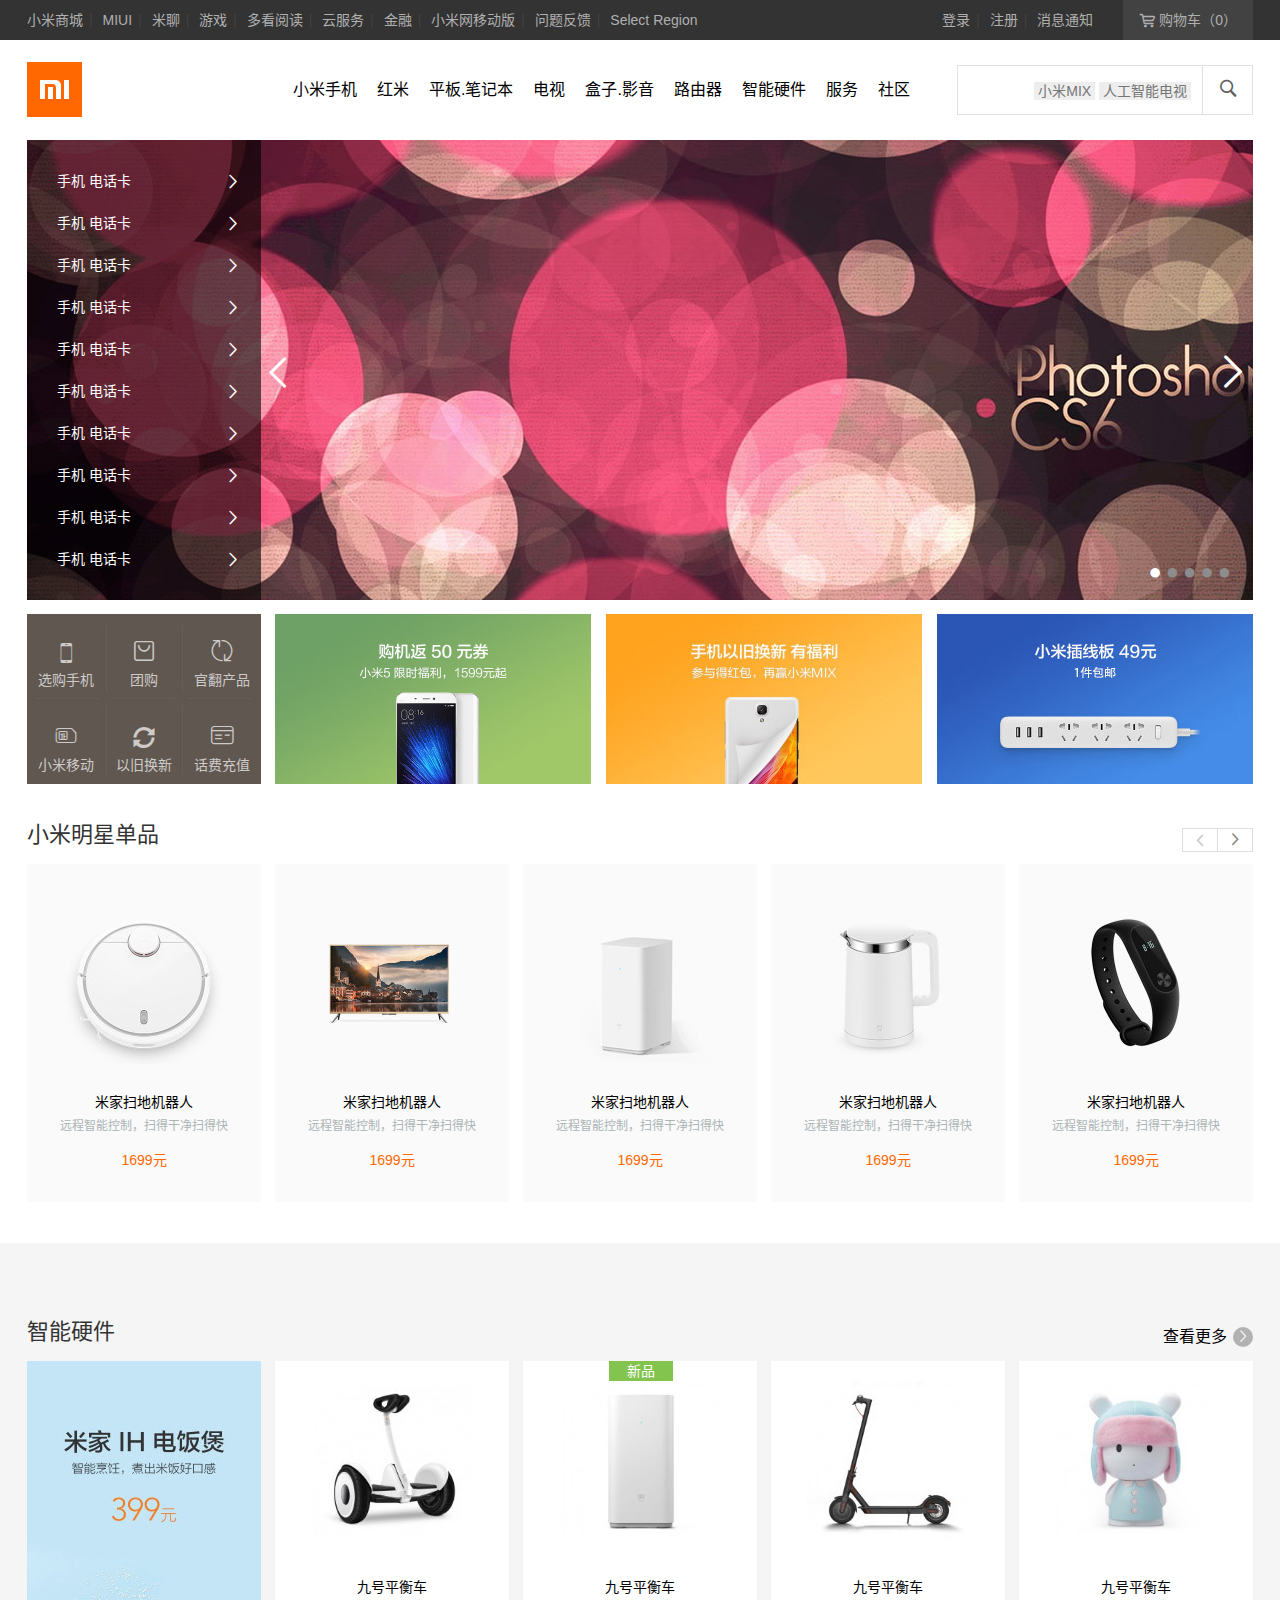
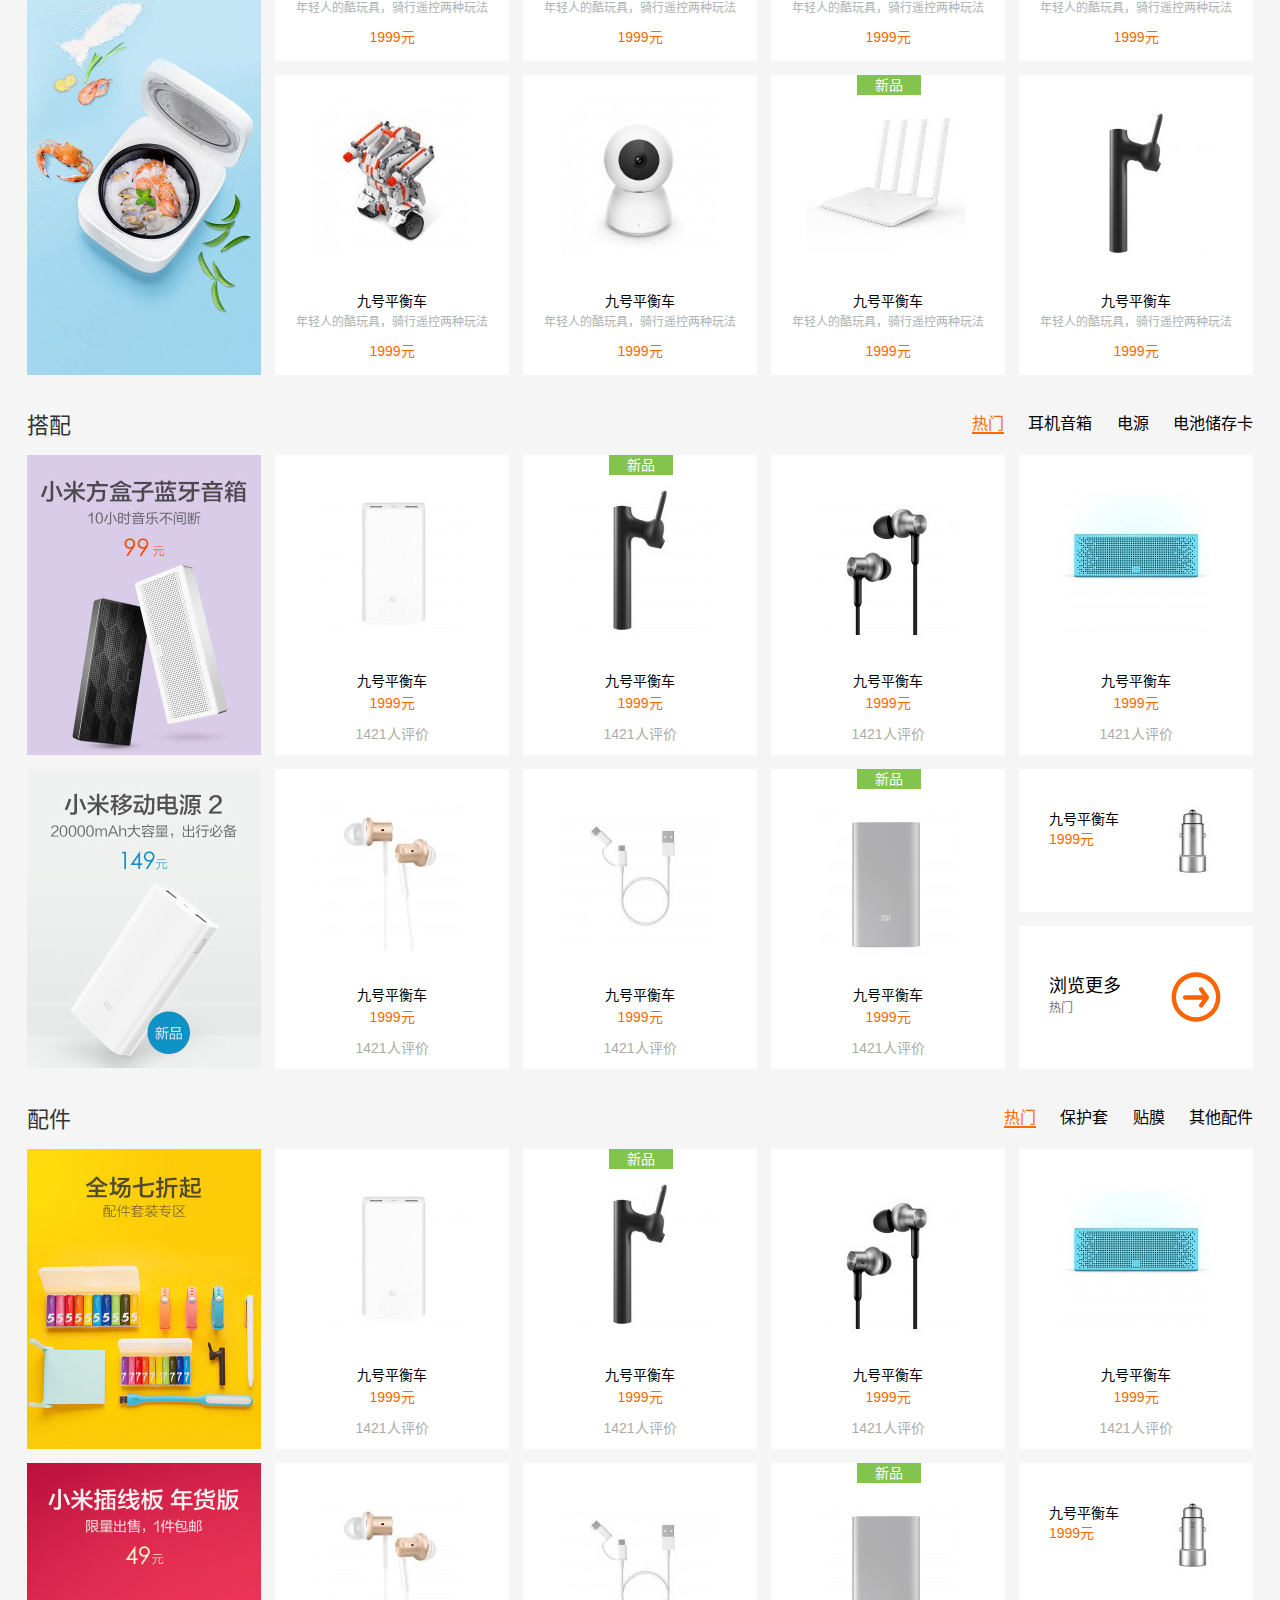
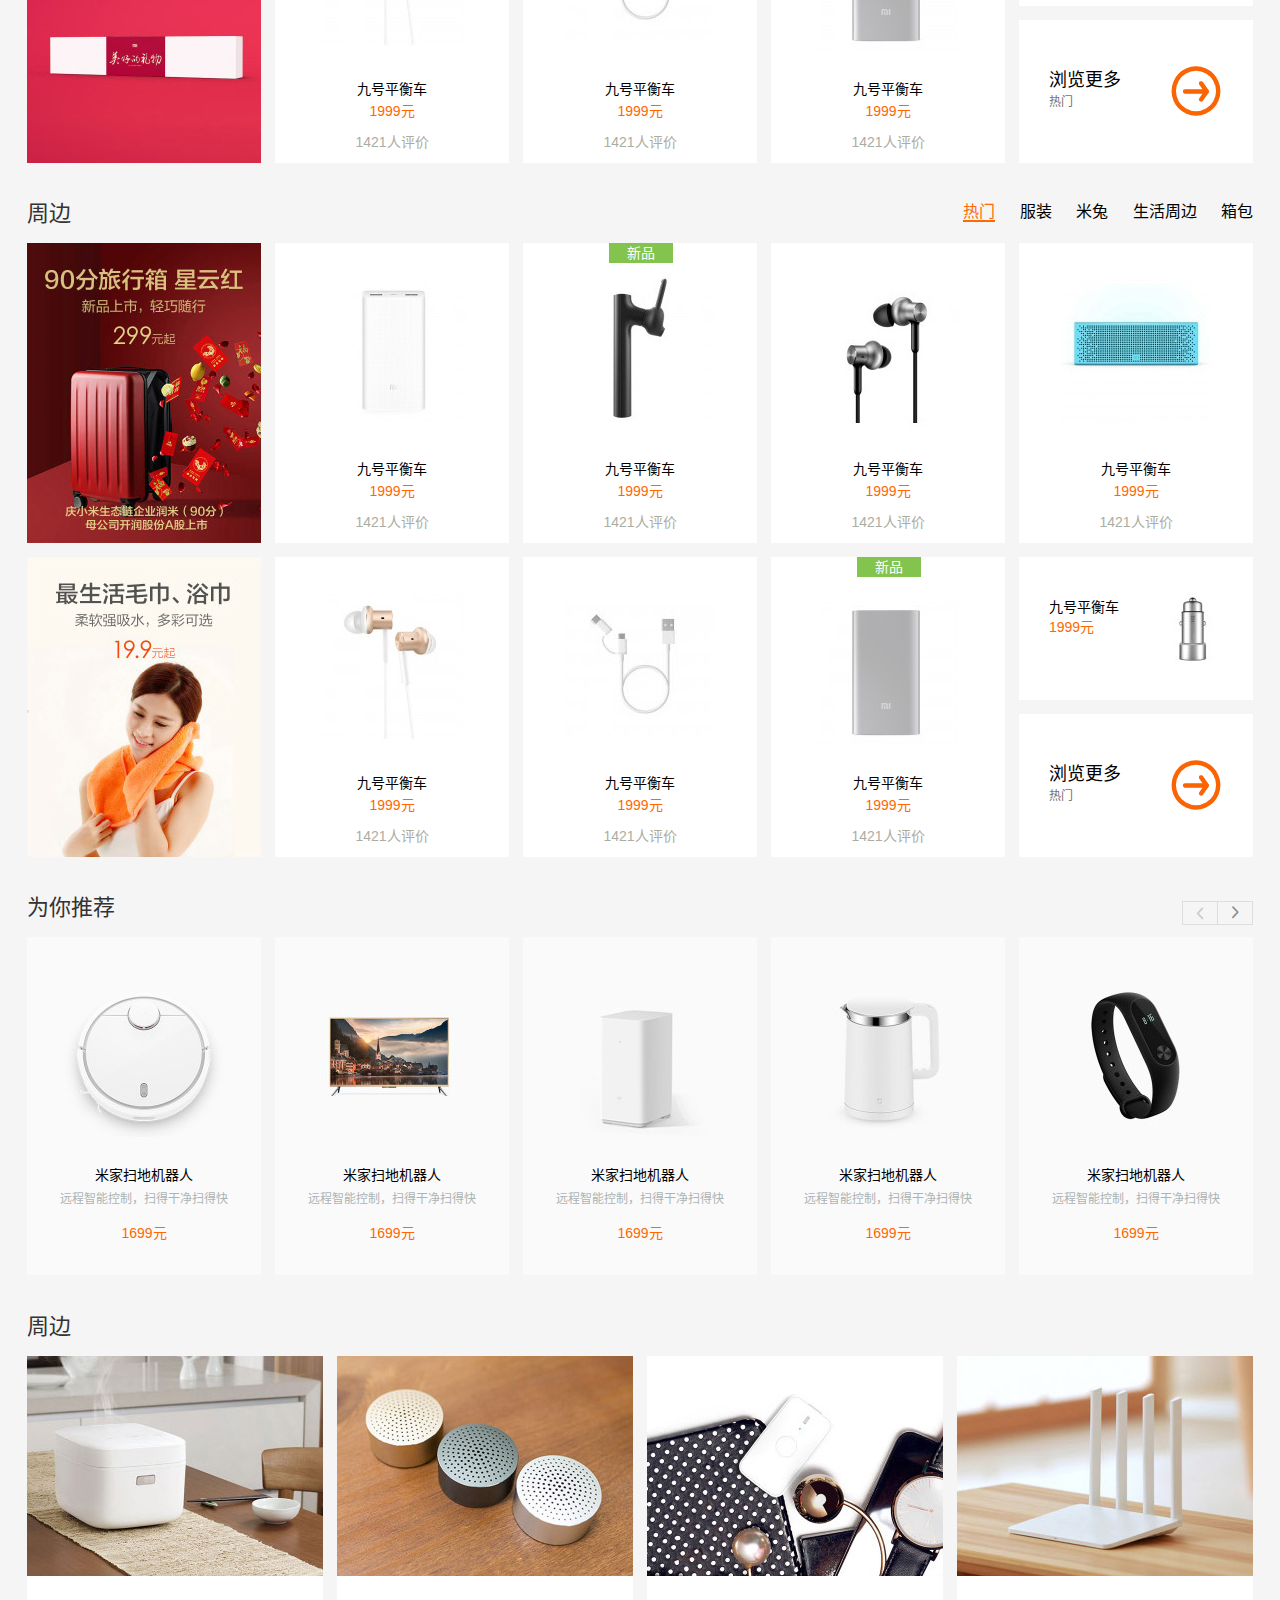
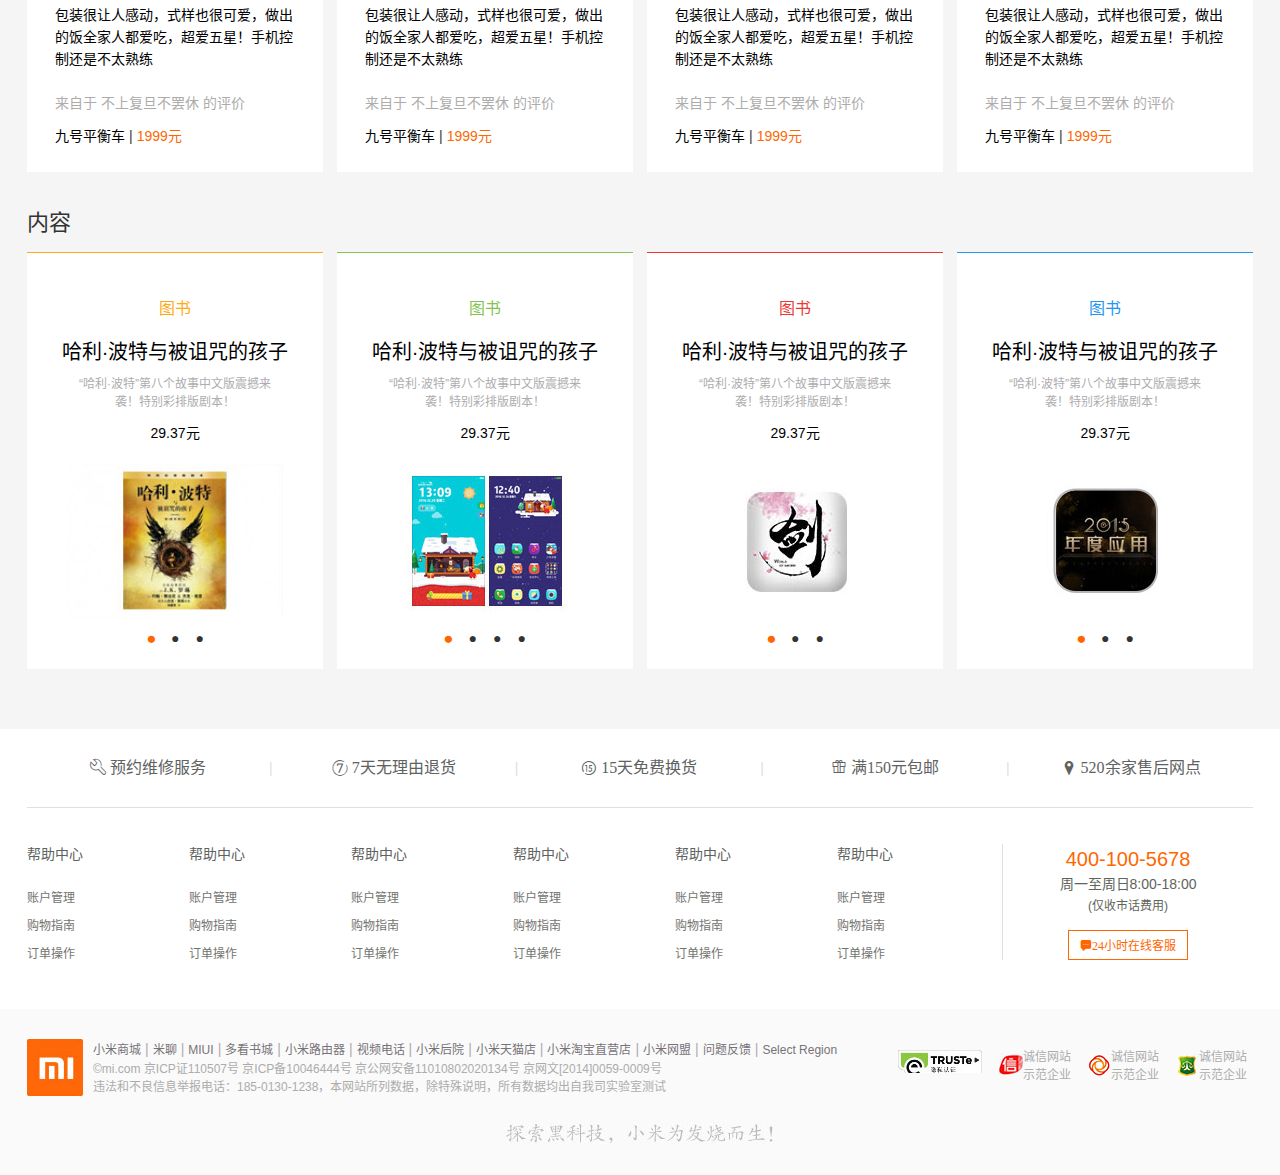
<file: index.html>
<!DOCTYPE html>
<html xml:lang="zh-CN" lang="zh-CN">
<head>
<meta charset="utf-8">
<meta http-equiv="X-UA-Compatible" content="IE=edge,chrome=1">
<title>小米商城 - 小米5s、红米Note 4、小米MIX、小米笔记本官方网站</title>
<meta name="description" content="小米商城直营小米公司旗下所有产品，囊括小米手机系列小米MIX、小米Note 2，红米手机系列红米Note 4、红米4，智能硬件，配件及小米生活周边，同时提供小米客户服务及售后支持。">
<meta name="keywords" content="小米,小米5s,红米Note4,小米MIX,小米商城">
<link rel="shortcut icon" href="bitbug_favicon.ico" /> 
<link href="css/common.css" rel="stylesheet">
<link href="css/iconfont.css" rel="stylesheet">
<link href="css/index.css" rel="stylesheet">
<script type="text/javascript" src="js/jquery-1.9.1.min.js"></script>
<script type="text/javascript" src="js/common.js"></script>
</head>
<body>
    <div class="topbar">
    	<div class="container">
    		<div class="topbar-nav">
    			<a class="topbar-link" href="#">小米商城</a><span class="sep">|</span>
    			<a class="topbar-link" href="#">MIUI</a><span class="sep">|</span>
    			<a class="topbar-link" href="#">米聊</a><span class="sep">|</span>
    			<a class="topbar-link" href="#">游戏</a><span class="sep">|</span>
    			<a class="topbar-link" href="#">多看阅读</a><span class="sep">|</span>
    			<a class="topbar-link" href="#">云服务</a><span class="sep">|</span>
    			<a class="topbar-link" href="#">金融</a><span class="sep">|</span>
    			<a class="topbar-link" href="#">小米网移动版</a><span class="sep">|</span>
    			<a class="topbar-link" href="#">问题反馈</a><span class="sep">|</span>
    			<a class="topbar-link" href="#">Select Region</a>
    		</div>
    		<div class="topbar-cart">
				<a href="#" id="j-topbarCartLink" class="topbar-link"><i class="iconfont">&#xe600;</i>购物车（<span class="j-topbarCartNum topbar-cart-num">0</span>）</a>
				<div id="j-topbarCartList" class="topbar-cart-list">
					<div class="cart-no-product">
						购物车中还没有商品，赶紧选购吧！
					</div>
				</div>
    		</div>
    		<div id="j-userInfo" class="topbar-user">
    			<a href="login.html" class="topbar-link">登录</a><span class="sep">|</span>
    			<a href="register.html" class="topbar-link">注册</a><span class="sep">|</span>
    			<a href="#" class="topbar-link">消息通知</a>   
    		</div>
    	</div>
    </div>
    <div class="header-wrap">
    	<div class="child-list-wrap"></div>
	    <div class="header wrap_c">
			<div class="head-logo">
				<a href="#" class="head-logo-link"></a>
			</div>
			<div class="head-nav">
				<ul class="nav-list clearfix">
					<li class="nav-item hide"><a href="#" class="nav-link j-showBannerNav">全部商品分类</a></li>
					<li class="nav-item">
						<a href="#" class="nav-link j-nav-link">小米手机</a>
						<div class="child-nav">
							<ul class="child-list clearfix  wrap_c">
								<li class="child-item">
									<a href="#" class="child-figure-link"><img src="img/index/phone0.jpg" alt="小米5s" width="106px" height="126px"></a>
									<a href="#" class="title">小米5s</a>
									<p class="price">1299元起</p>
								</li>
								<li class="child-item">
									<a href="#" class="child-figure-link"><img src="img/index/phone0.jpg" alt="小米5s" width="106px" height="126px"></a>
									<a href="#" class="title">小米5s</a>
									<p class="price">1299元起</p>
								</li>
								<li class="child-item">
									<a href="#" class="child-figure-link"><img src="img/index/phone0.jpg" alt="小米5s" width="106px" height="126px"></a>
									<a href="#" class="title">小米5s</a>
									<p class="price">1299元起</p>
								</li>
								<li class="child-item">
									<a href="#" class="child-figure-link"><img src="img/index/phone0.jpg" alt="小米5s" width="106px" height="126px"></a>
									<a href="#" class="title">小米5s</a>
									<p class="price">1299元起</p>
								</li>
								<li class="child-item">
									<a href="#" class="child-figure-link"><img src="img/index/phone0.jpg" alt="小米5s" width="106px" height="126px"></a>
									<a href="#" class="title">小米5s</a>
									<p class="price">1299元起</p>
								</li>
								<li class="child-item">
									<a href="#" class="child-figure-link"><img src="img/index/phone0.jpg" alt="小米5s" width="106px" height="126px"></a>
									<a href="#" class="title">小米5s</a>
									<p class="price">1299元起</p>
								</li>
							</ul>
						</div>
					</li>
					<li class="nav-item">
						<a href="#" class="nav-link j-nav-link">红米</a>
						<div class="child-nav">
							<ul class="child-list clearfix  wrap_c">
								<li class="child-item">
									<a href="#" class="child-figure-link"><img src="img/index/phone1.jpg" alt="小米5s" width="106px" height="126px"></a>
									<a href="#" class="title">小米5s</a>
									<p class="price">1299元起</p>
								</li>
								<li class="child-item">
									<a href="#" class="child-figure-link"><img src="img/index/phone1.jpg" alt="小米5s" width="106px" height="126px"></a>
									<a href="#" class="title">小米5s</a>
									<p class="price">1299元起</p>
								</li>
								<li class="child-item">
									<a href="#" class="child-figure-link"><img src="img/index/phone1.jpg" alt="小米5s" width="106px" height="126px"></a>
									<a href="#" class="title">小米5s</a>
									<p class="price">1299元起</p>
								</li>
								<li class="child-item">
									<a href="#" class="child-figure-link"><img src="img/index/phone1.jpg" alt="小米5s" width="106px" height="126px"></a>
									<a href="#" class="title">小米5s</a>
									<p class="price">1299元起</p>
								</li>
								<li class="child-item">
									<a href="#" class="child-figure-link"><img src="img/index/phone1.jpg" alt="小米5s" width="106px" height="126px"></a>
									<a href="#" class="title">小米5s</a>
									<p class="price">1299元起</p>
								</li>
								<li class="child-item">
									<a href="#" class="child-figure-link"><img src="img/index/phone1.jpg" alt="小米5s" width="106px" height="126px"></a>
									<a href="#" class="title">小米5s</a>
									<p class="price">1299元起</p>
								</li>
							</ul>
						</div>
					</li>
					<li class="nav-item">
						<a href="#" class="nav-link j-nav-link">平板.笔记本</a>
						<div class="child-nav">
							<ul class="child-list clearfix  wrap_c">
								<li class="child-item">
									<a href="#" class="child-figure-link"><img src="img/index/pad0.jpg" alt="小米5s" width="106px" height="126px"></a>
									<a href="#" class="title">小米5s</a>
									<p class="price">1299元起</p>
								</li>
								<li class="child-item">
									<a href="#" class="child-figure-link"><img src="img/index/pad0.jpg" alt="小米5s" width="106px" height="126px"></a>
									<a href="#" class="title">小米5s</a>
									<p class="price">1299元起</p>
								</li>
								<li class="child-item">
									<a href="#" class="child-figure-link"><img src="img/index/pad0.jpg" alt="小米5s" width="106px" height="126px"></a>
									<a href="#" class="title">小米5s</a>
									<p class="price">1299元起</p>
								</li>
								<li class="child-item">
									<a href="#" class="child-figure-link"><img src="img/index/pad0.jpg" alt="小米5s" width="106px" height="126px"></a>
									<a href="#" class="title">小米5s</a>
									<p class="price">1299元起</p>
								</li>
								<li class="child-item">
									<a href="#" class="child-figure-link"><img src="img/index/pad0.jpg" alt="小米5s" width="106px" height="126px"></a>
									<a href="#" class="title">小米5s</a>
									<p class="price">1299元起</p>
								</li>
								<li class="child-item">
									<a href="#" class="child-figure-link"><img src="img/index/pad0.jpg" alt="小米5s" width="106px" height="126px"></a>
									<a href="#" class="title">小米5s</a>
									<p class="price">1299元起</p>
								</li>
							</ul>
						</div>
					</li>
					<li class="nav-item">
						<a href="#" class="nav-link j-nav-link">电视</a>
						<div class="child-nav">
							<ul class="child-list clearfix  wrap_c">
								<li class="child-item">
									<a href="#" class="child-figure-link"><img src="img/index/phone0.jpg" alt="小米5s" width="106px" height="126px"></a>
									<a href="#" class="title">小米5s</a>
									<p class="price">1299元起</p>
								</li>
								<li class="child-item">
									<a href="#" class="child-figure-link"><img src="img/index/phone0.jpg" alt="小米5s" width="106px" height="126px"></a>
									<a href="#" class="title">小米5s</a>
									<p class="price">1299元起</p>
								</li>
								<li class="child-item">
									<a href="#" class="child-figure-link"><img src="img/index/phone0.jpg" alt="小米5s" width="106px" height="126px"></a>
									<a href="#" class="title">小米5s</a>
									<p class="price">1299元起</p>
								</li>
								<li class="child-item">
									<a href="#" class="child-figure-link"><img src="img/index/phone0.jpg" alt="小米5s" width="106px" height="126px"></a>
									<a href="#" class="title">小米5s</a>
									<p class="price">1299元起</p>
								</li>
								<li class="child-item">
									<a href="#" class="child-figure-link"><img src="img/index/phone0.jpg" alt="小米5s" width="106px" height="126px"></a>
									<a href="#" class="title">小米5s</a>
									<p class="price">1299元起</p>
								</li>
								<li class="child-item">
									<a href="#" class="child-figure-link"><img src="img/index/phone0.jpg" alt="小米5s" width="106px" height="126px"></a>
									<a href="#" class="title">小米5s</a>
									<p class="price">1299元起</p>
								</li>
							</ul>
						</div>
					</li>
					<li class="nav-item">
						<a href="#" class="nav-link j-nav-link">盒子.影音</a>
						<div class="child-nav">
							<ul class="child-list clearfix  wrap_c">
								<li class="child-item">
									<a href="#" class="child-figure-link"><img src="img/index/phone1.jpg" alt="小米5s" width="106px" height="126px"></a>
									<a href="#" class="title">小米5s</a>
									<p class="price">1299元起</p>
								</li>
								<li class="child-item">
									<a href="#" class="child-figure-link"><img src="img/index/phone1.jpg" alt="小米5s" width="106px" height="126px"></a>
									<a href="#" class="title">小米5s</a>
									<p class="price">1299元起</p>
								</li>
								<li class="child-item">
									<a href="#" class="child-figure-link"><img src="img/index/phone1.jpg" alt="小米5s" width="106px" height="126px"></a>
									<a href="#" class="title">小米5s</a>
									<p class="price">1299元起</p>
								</li>
								<li class="child-item">
									<a href="#" class="child-figure-link"><img src="img/index/phone1.jpg" alt="小米5s" width="106px" height="126px"></a>
									<a href="#" class="title">小米5s</a>
									<p class="price">1299元起</p>
								</li>
								<li class="child-item">
									<a href="#" class="child-figure-link"><img src="img/index/phone1.jpg" alt="小米5s" width="106px" height="126px"></a>
									<a href="#" class="title">小米5s</a>
									<p class="price">1299元起</p>
								</li>
								<li class="child-item">
									<a href="#" class="child-figure-link"><img src="img/index/phone1.jpg" alt="小米5s" width="106px" height="126px"></a>
									<a href="#" class="title">小米5s</a>
									<p class="price">1299元起</p>
								</li>
							</ul>
						</div>
					</li>
					<li class="nav-item">
						<a href="#" class="nav-link j-nav-link">路由器</a>
						<div class="child-nav">
							<ul class="child-list clearfix  wrap_c">
								<li class="child-item">
									<a href="#" class="child-figure-link"><img src="img/index/pad0.jpg" alt="小米5s" width="106px" height="126px"></a>
									<a href="#" class="title">小米5s</a>
									<p class="price">1299元起</p>
								</li>
								<li class="child-item">
									<a href="#" class="child-figure-link"><img src="img/index/pad0.jpg" alt="小米5s" width="106px" height="126px"></a>
									<a href="#" class="title">小米5s</a>
									<p class="price">1299元起</p>
								</li>
								<li class="child-item">
									<a href="#" class="child-figure-link"><img src="img/index/pad0.jpg" alt="小米5s" width="106px" height="126px"></a>
									<a href="#" class="title">小米5s</a>
									<p class="price">1299元起</p>
								</li>
								<li class="child-item">
									<a href="#" class="child-figure-link"><img src="img/index/pad0.jpg" alt="小米5s" width="106px" height="126px"></a>
									<a href="#" class="title">小米5s</a>
									<p class="price">1299元起</p>
								</li>
								<li class="child-item">
									<a href="#" class="child-figure-link"><img src="img/index/pad0.jpg" alt="小米5s" width="106px" height="126px"></a>
									<a href="#" class="title">小米5s</a>
									<p class="price">1299元起</p>
								</li>
								<li class="child-item">
									<a href="#" class="child-figure-link"><img src="img/index/pad0.jpg" alt="小米5s" width="106px" height="126px"></a>
									<a href="#" class="title">小米5s</a>
									<p class="price">1299元起</p>
								</li>
							</ul>
						</div>
					</li>
					<li class="nav-item">
						<a href="#" class="nav-link j-nav-link">智能硬件</a>
						<div class="child-nav">
							<ul class="child-list clearfix  wrap_c">
								<li class="child-item">
									<a href="#" class="child-figure-link"><img src="img/index/phone0.jpg" alt="小米5s" width="106px" height="126px"></a>
									<a href="#" class="title">小米5s</a>
									<p class="price">1299元起</p>
								</li>
								<li class="child-item">
									<a href="#" class="child-figure-link"><img src="img/index/phone0.jpg" alt="小米5s" width="106px" height="126px"></a>
									<a href="#" class="title">小米5s</a>
									<p class="price">1299元起</p>
								</li>
								<li class="child-item">
									<a href="#" class="child-figure-link"><img src="img/index/phone0.jpg" alt="小米5s" width="106px" height="126px"></a>
									<a href="#" class="title">小米5s</a>
									<p class="price">1299元起</p>
								</li>
								<li class="child-item">
									<a href="#" class="child-figure-link"><img src="img/index/phone0.jpg" alt="小米5s" width="106px" height="126px"></a>
									<a href="#" class="title">小米5s</a>
									<p class="price">1299元起</p>
								</li>
								<li class="child-item">
									<a href="#" class="child-figure-link"><img src="img/index/phone0.jpg" alt="小米5s" width="106px" height="126px"></a>
									<a href="#" class="title">小米5s</a>
									<p class="price">1299元起</p>
								</li>
								<li class="child-item">
									<a href="#" class="child-figure-link"><img src="img/index/phone0.jpg" alt="小米5s" width="106px" height="126px"></a>
									<a href="#" class="title">小米5s</a>
									<p class="price">1299元起</p>
								</li>
							</ul>
						</div>
					</li>
					<li class="nav-item"><a href="#" class="nav-link j-noShow">服务</a>
					</li>
					<li class="nav-item"><a href="#" class="nav-link j-noShow">社区</a></li>
				</ul>
			</div>
			<div class="head-search">
				<form action="#" class="search-form" method="get">
					<input type="text" class="search-text">
					<input type="submit" class="search-btn" value="">
					<i class="iconfont">&#xe611;</i>
					<div class="search-hot-words">
						<a href="#" class="search-hot-link">小米MIX</a>
						<a href="#" class="search-hot-link">人工智能电视</a>
					</div>
					<div class="search-keys hide">
						<ul>
							<li class="keys-item">
								<a href="#" class="keys-link">小米5plus<em class="keys-num">约有5件</em></a>
							</li>
							<li class="keys-item">
								<a href="#" class="keys-link">小米5plus<em class="keys-num">约有5件</em></a>
							</li>
							<li class="keys-item">
								<a href="#" class="keys-link">小米5plus<em class="keys-num">约有5件</em></a>
							</li>
							<li class="keys-item">
								<a href="#" class="keys-link">小米5plus<em class="keys-num">约有5件</em></a>
							</li>
							<li class="keys-item">
								<a href="#" class="keys-link">小米5plus<em class="keys-num">约有5件</em></a>
							</li>
							<li class="keys-item">
								<a href="#" class="keys-link">小米5plus<em class="keys-num">约有5件</em></a>
							</li>
							<li class="keys-item">
								<a href="#" class="keys-link">小米5plus<em class="keys-num">约有5件</em></a>
							</li>
							<li class="keys-item">
								<a href="#" class="keys-link">小米5plus<em class="keys-num">约有5件</em></a>
							</li>
							<li class="keys-item">
								<a href="#" class="keys-link">小米5plus<em class="keys-num">约有5件</em></a>
							</li>
							<li class="keys-item">
								<a href="#" class="keys-link">小米5plus<em class="keys-num">约有5件</em></a>
							</li>
							<li class="keys-item">
								<a href="#" class="keys-link">小米5plus<em class="keys-num">约有5件</em></a>
							</li>
							<li class="keys-item">
								<a href="#" class="keys-link">小米5plus<em class="keys-num">约有5件</em></a>
							</li>
							<li class="keys-item">
								<a href="#" class="keys-link">小米5plus<em class="keys-num">约有5件</em></a>
							</li>
						</ul>
					</div>
				</form>
			</div>
	    </div>
    </div>
    <div class="banner wrap_c">
    	<div class="banner-top">
    		<div class="banner-nav">
    			<ul>
    				<li class="banner-nav-item">
    					<a href="#" class="banner-nav-link"><span>手机 电话卡</span><i class="iconfont">&#xe688;</i></a>
    					<div class="banner-nav-child hide">
    						<ul>
    							<li class="banner-child-item">
    								<a href="#" class="banner-child-link"><span class="banner-child-left"><img src="img/index/mini.jpg" alt="小米MIX"><span class="pro-name">小米MIX</span></span><span class="pro-choose">选购</span></a>
    							</li>
    							<li class="banner-child-item">
    								<a href="#" class="banner-child-link"><span class="banner-child-left"><img src="img/index/mini.jpg" alt="小米MIX"><span class="pro-name">小米MIX</span></span><span class="pro-choose">选购</span></a>
    							</li>
    							<li class="banner-child-item">
    								<a href="#" class="banner-child-link"><span class="banner-child-left"><img src="img/index/mini.jpg" alt="小米MIX"><span class="pro-name">小米MIX</span></span><span class="pro-choose">选购</span></a>
    							</li>
    							<li class="banner-child-item">
    								<a href="#" class="banner-child-link"><span class="banner-child-left"><img src="img/index/mini.jpg" alt="小米MIX"><span class="pro-name">小米MIX</span></span><span class="pro-choose">选购</span></a>
    							</li>
    							<li class="banner-child-item">
    								<a href="#" class="banner-child-link"><span class="banner-child-left"><img src="img/index/mini.jpg" alt="小米MIX"><span class="pro-name">小米MIX</span></span><span class="pro-choose">选购</span></a>
    							</li>
    							<li class="banner-child-item">
    								<a href="#" class="banner-child-link"><span class="banner-child-left"><img src="img/index/mini.jpg" alt="小米MIX"><span class="pro-name">小米MIX</span></span><span class="pro-choose">选购</span></a>
    							</li>
    						</ul>
    						<ul>
    							<li class="banner-child-item">
    								<a href="#" class="banner-child-link"><span class="banner-child-left"><img src="img/index/mini.jpg" alt="小米MIX"><span class="pro-name">小米MIX</span></span><span class="pro-choose">选购</span></a>
    							</li>
    							<li class="banner-child-item">
    								<a href="#" class="banner-child-link"><span class="banner-child-left"><img src="img/index/mini.jpg" alt="小米MIX"><span class="pro-name">小米MIX</span></span><span class="pro-choose">选购</span></a>
    							</li>
    							<li class="banner-child-item">
    								<a href="#" class="banner-child-link"><span class="banner-child-left"><img src="img/index/mini.jpg" alt="小米MIX"><span class="pro-name">小米MIX</span></span><span class="pro-choose">选购</span></a>
    							</li>
    							<li class="banner-child-item">
    								<a href="#" class="banner-child-link"><span class="banner-child-left"><img src="img/index/mini.jpg" alt="小米MIX"><span class="pro-name">小米MIX</span></span><span class="pro-choose">选购</span></a>
    							</li>
    							<li class="banner-child-item">
    								<a href="#" class="banner-child-link"><span class="banner-child-left"><img src="img/index/mini.jpg" alt="小米MIX"><span class="pro-name">小米MIX</span></span><span class="pro-choose">选购</span></a>
    							</li>
    							<li class="banner-child-item">
    								<a href="#" class="banner-child-link"><span class="banner-child-left"><img src="img/index/mini.jpg" alt="小米MIX"><span class="pro-name">小米MIX</span></span><span class="pro-choose">选购</span></a>
    							</li>
    						</ul>
    					</div>
    				</li>
    				<li class="banner-nav-item">
    					<a href="#" class="banner-nav-link"><span>手机 电话卡</span><i class="iconfont">&#xe688;</i></a>
    					<div class="banner-nav-child hide">
    						<ul>
    							<li class="banner-child-item">
    								<a href="#" class="banner-child-link"><span class="banner-child-left"><img src="img/index/mini.jpg" alt="小米MIX"><span class="pro-name">小米MIX</span></span><span class="pro-choose">选购</span></a>
    							</li>
    							<li class="banner-child-item">
    								<a href="#" class="banner-child-link"><span class="banner-child-left"><img src="img/index/mini.jpg" alt="小米MIX"><span class="pro-name">小米MIX</span></span><span class="pro-choose">选购</span></a>
    							</li>
    							<li class="banner-child-item">
    								<a href="#" class="banner-child-link"><span class="banner-child-left"><img src="img/index/mini.jpg" alt="小米MIX"><span class="pro-name">小米MIX</span></span><span class="pro-choose">选购</span></a>
    							</li>
    							<li class="banner-child-item">
    								<a href="#" class="banner-child-link"><span class="banner-child-left"><img src="img/index/mini.jpg" alt="小米MIX"><span class="pro-name">小米MIX</span></span><span class="pro-choose">选购</span></a>
    							</li>
    							<li class="banner-child-item">
    								<a href="#" class="banner-child-link"><span class="banner-child-left"><img src="img/index/mini.jpg" alt="小米MIX"><span class="pro-name">小米MIX</span></span><span class="pro-choose">选购</span></a>
    							</li>
    						</ul>
    					</div>
    				</li>
    				<li class="banner-nav-item">
    					<a href="#" class="banner-nav-link"><span>手机 电话卡</span><i class="iconfont">&#xe688;</i></a>
    					<div class="banner-nav-child hide">
    						<ul>
    							<li class="banner-child-item">
    								<a href="#" class="banner-child-link"><span class="banner-child-left"><img src="img/index/mini.jpg" alt="小米MIX"><span class="pro-name">小米MIX</span></span><span class="pro-choose">选购</span></a>
    							</li>
    							<li class="banner-child-item">
    								<a href="#" class="banner-child-link"><span class="banner-child-left"><img src="img/index/mini.jpg" alt="小米MIX"><span class="pro-name">小米MIX</span></span><span class="pro-choose">选购</span></a>
    							</li>
    							<li class="banner-child-item">
    								<a href="#" class="banner-child-link"><span class="banner-child-left"><img src="img/index/mini.jpg" alt="小米MIX"><span class="pro-name">小米MIX</span></span><span class="pro-choose">选购</span></a>
    							</li>
    							<li class="banner-child-item">
    								<a href="#" class="banner-child-link"><span class="banner-child-left"><img src="img/index/mini.jpg" alt="小米MIX"><span class="pro-name">小米MIX</span></span><span class="pro-choose">选购</span></a>
    							</li>
    							<li class="banner-child-item">
    								<a href="#" class="banner-child-link"><span class="banner-child-left"><img src="img/index/mini.jpg" alt="小米MIX"><span class="pro-name">小米MIX</span></span><span class="pro-choose">选购</span></a>
    							</li>
    							<li class="banner-child-item">
    								<a href="#" class="banner-child-link"><span class="banner-child-left"><img src="img/index/mini.jpg" alt="小米MIX"><span class="pro-name">小米MIX</span></span><span class="pro-choose">选购</span></a>
    							</li>
    						</ul>
    						<ul>
    							<li class="banner-child-item">
    								<a href="#" class="banner-child-link"><span class="banner-child-left"><img src="img/index/mini.jpg" alt="小米MIX"><span class="pro-name">小米MIX</span></span><span class="pro-choose">选购</span></a>
    							</li>
    							<li class="banner-child-item">
    								<a href="#" class="banner-child-link"><span class="banner-child-left"><img src="img/index/mini.jpg" alt="小米MIX"><span class="pro-name">小米MIX</span></span><span class="pro-choose">选购</span></a>
    							</li>
    							<li class="banner-child-item">
    								<a href="#" class="banner-child-link"><span class="banner-child-left"><img src="img/index/mini.jpg" alt="小米MIX"><span class="pro-name">小米MIX</span></span><span class="pro-choose">选购</span></a>
    							</li>
    							<li class="banner-child-item">
    								<a href="#" class="banner-child-link"><span class="banner-child-left"><img src="img/index/mini.jpg" alt="小米MIX"><span class="pro-name">小米MIX</span></span><span class="pro-choose">选购</span></a>
    							</li>
    							<li class="banner-child-item">
    								<a href="#" class="banner-child-link"><span class="banner-child-left"><img src="img/index/mini.jpg" alt="小米MIX"><span class="pro-name">小米MIX</span></span><span class="pro-choose">选购</span></a>
    							</li>
    							<li class="banner-child-item">
    								<a href="#" class="banner-child-link"><span class="banner-child-left"><img src="img/index/mini.jpg" alt="小米MIX"><span class="pro-name">小米MIX</span></span><span class="pro-choose">选购</span></a>
    							</li>
    						</ul>
    						<ul>
    							<li class="banner-child-item">
    								<a href="#" class="banner-child-link"><span class="banner-child-left"><img src="img/index/mini.jpg" alt="小米MIX"><span class="pro-name">小米MIX</span></span><span class="pro-choose">选购</span></a>
    							</li>
    							<li class="banner-child-item">
    								<a href="#" class="banner-child-link"><span class="banner-child-left"><img src="img/index/mini.jpg" alt="小米MIX"><span class="pro-name">小米MIX</span></span><span class="pro-choose">选购</span></a>
    							</li>
    							<li class="banner-child-item">
    								<a href="#" class="banner-child-link"><span class="banner-child-left"><img src="img/index/mini.jpg" alt="小米MIX"><span class="pro-name">小米MIX</span></span><span class="pro-choose">选购</span></a>
    							</li>
    							<li class="banner-child-item">
    								<a href="#" class="banner-child-link"><span class="banner-child-left"><img src="img/index/mini.jpg" alt="小米MIX"><span class="pro-name">小米MIX</span></span><span class="pro-choose">选购</span></a>
    							</li>
    							<li class="banner-child-item">
    								<a href="#" class="banner-child-link"><span class="banner-child-left"><img src="img/index/mini.jpg" alt="小米MIX"><span class="pro-name">小米MIX</span></span><span class="pro-choose">选购</span></a>
    							</li>
    						</ul>
    					</div>
    				</li>
    				<li class="banner-nav-item">
    					<a href="#" class="banner-nav-link"><span>手机 电话卡</span><i class="iconfont">&#xe688;</i></a>
    					<div class="banner-nav-child hide">
    						<ul>
    							<li class="banner-child-item">
    								<a href="#" class="banner-child-link"><span class="banner-child-left"><img src="img/index/mini.jpg" alt="小米MIX"><span class="pro-name">小米MIX</span></span><span class="pro-choose">选购</span></a>
    							</li>
    							<li class="banner-child-item">
    								<a href="#" class="banner-child-link"><span class="banner-child-left"><img src="img/index/mini.jpg" alt="小米MIX"><span class="pro-name">小米MIX</span></span><span class="pro-choose">选购</span></a>
    							</li>
    							<li class="banner-child-item">
    								<a href="#" class="banner-child-link"><span class="banner-child-left"><img src="img/index/mini.jpg" alt="小米MIX"><span class="pro-name">小米MIX</span></span><span class="pro-choose">选购</span></a>
    							</li>
    							<li class="banner-child-item">
    								<a href="#" class="banner-child-link"><span class="banner-child-left"><img src="img/index/mini.jpg" alt="小米MIX"><span class="pro-name">小米MIX</span></span><span class="pro-choose">选购</span></a>
    							</li>
    							<li class="banner-child-item">
    								<a href="#" class="banner-child-link"><span class="banner-child-left"><img src="img/index/mini.jpg" alt="小米MIX"><span class="pro-name">小米MIX</span></span><span class="pro-choose">选购</span></a>
    							</li>
    						</ul>
    					</div>
    				</li>
    				<li class="banner-nav-item">
    					<a href="#" class="banner-nav-link"><span>手机 电话卡</span><i class="iconfont">&#xe688;</i></a>
    					<div class="banner-nav-child hide">
    						<ul>
    							<li class="banner-child-item">
    								<a href="#" class="banner-child-link"><span class="banner-child-left"><img src="img/index/mini.jpg" alt="小米MIX"><span class="pro-name">小米MIX</span></span><span class="pro-choose">选购</span></a>
    							</li>
    							<li class="banner-child-item">
    								<a href="#" class="banner-child-link"><span class="banner-child-left"><img src="img/index/mini.jpg" alt="小米MIX"><span class="pro-name">小米MIX</span></span><span class="pro-choose">选购</span></a>
    							</li>
    							<li class="banner-child-item">
    								<a href="#" class="banner-child-link"><span class="banner-child-left"><img src="img/index/mini.jpg" alt="小米MIX"><span class="pro-name">小米MIX</span></span><span class="pro-choose">选购</span></a>
    							</li>
    							<li class="banner-child-item">
    								<a href="#" class="banner-child-link"><span class="banner-child-left"><img src="img/index/mini.jpg" alt="小米MIX"><span class="pro-name">小米MIX</span></span><span class="pro-choose">选购</span></a>
    							</li>
    							<li class="banner-child-item">
    								<a href="#" class="banner-child-link"><span class="banner-child-left"><img src="img/index/mini.jpg" alt="小米MIX"><span class="pro-name">小米MIX</span></span><span class="pro-choose">选购</span></a>
    							</li>
    						</ul>
    					</div>
    				</li>
    				<li class="banner-nav-item">
    					<a href="#" class="banner-nav-link"><span>手机 电话卡</span><i class="iconfont">&#xe688;</i></a>
    					<div class="banner-nav-child hide">
    						<ul>
    							<li class="banner-child-item">
    								<a href="#" class="banner-child-link"><span class="banner-child-left"><img src="img/index/mini.jpg" alt="小米MIX"><span class="pro-name">小米MIX</span></span><span class="pro-choose">选购</span></a>
    							</li>
    							<li class="banner-child-item">
    								<a href="#" class="banner-child-link"><span class="banner-child-left"><img src="img/index/mini.jpg" alt="小米MIX"><span class="pro-name">小米MIX</span></span><span class="pro-choose">选购</span></a>
    							</li>
    							<li class="banner-child-item">
    								<a href="#" class="banner-child-link"><span class="banner-child-left"><img src="img/index/mini.jpg" alt="小米MIX"><span class="pro-name">小米MIX</span></span><span class="pro-choose">选购</span></a>
    							</li>
    							<li class="banner-child-item">
    								<a href="#" class="banner-child-link"><span class="banner-child-left"><img src="img/index/mini.jpg" alt="小米MIX"><span class="pro-name">小米MIX</span></span><span class="pro-choose">选购</span></a>
    							</li>
    							<li class="banner-child-item">
    								<a href="#" class="banner-child-link"><span class="banner-child-left"><img src="img/index/mini.jpg" alt="小米MIX"><span class="pro-name">小米MIX</span></span><span class="pro-choose">选购</span></a>
    							</li>
    						</ul>
    					</div>
    				</li>
    				<li class="banner-nav-item">
    					<a href="#" class="banner-nav-link"><span>手机 电话卡</span><i class="iconfont">&#xe688;</i></a>
    					<div class="banner-nav-child hide">
    						<ul>
    							<li class="banner-child-item">
    								<a href="#" class="banner-child-link"><span class="banner-child-left"><img src="img/index/mini.jpg" alt="小米MIX"><span class="pro-name">小米MIX</span></span><span class="pro-choose">选购</span></a>
    							</li>
    							<li class="banner-child-item">
    								<a href="#" class="banner-child-link"><span class="banner-child-left"><img src="img/index/mini.jpg" alt="小米MIX"><span class="pro-name">小米MIX</span></span><span class="pro-choose">选购</span></a>
    							</li>
    							<li class="banner-child-item">
    								<a href="#" class="banner-child-link"><span class="banner-child-left"><img src="img/index/mini.jpg" alt="小米MIX"><span class="pro-name">小米MIX</span></span><span class="pro-choose">选购</span></a>
    							</li>
    							<li class="banner-child-item">
    								<a href="#" class="banner-child-link"><span class="banner-child-left"><img src="img/index/mini.jpg" alt="小米MIX"><span class="pro-name">小米MIX</span></span><span class="pro-choose">选购</span></a>
    							</li>
    							<li class="banner-child-item">
    								<a href="#" class="banner-child-link"><span class="banner-child-left"><img src="img/index/mini.jpg" alt="小米MIX"><span class="pro-name">小米MIX</span></span><span class="pro-choose">选购</span></a>
    							</li>
    						</ul>
    					</div>
    				</li>
    				<li class="banner-nav-item">
    					<a href="#" class="banner-nav-link"><span>手机 电话卡</span><i class="iconfont">&#xe688;</i></a>
    					<div class="banner-nav-child hide">
    						<ul>
    							<li class="banner-child-item">
    								<a href="#" class="banner-child-link"><span class="banner-child-left"><img src="img/index/mini.jpg" alt="小米MIX"><span class="pro-name">小米MIX</span></span><span class="pro-choose">选购</span></a>
    							</li>
    							<li class="banner-child-item">
    								<a href="#" class="banner-child-link"><span class="banner-child-left"><img src="img/index/mini.jpg" alt="小米MIX"><span class="pro-name">小米MIX</span></span><span class="pro-choose">选购</span></a>
    							</li>
    							<li class="banner-child-item">
    								<a href="#" class="banner-child-link"><span class="banner-child-left"><img src="img/index/mini.jpg" alt="小米MIX"><span class="pro-name">小米MIX</span></span><span class="pro-choose">选购</span></a>
    							</li>
    							<li class="banner-child-item">
    								<a href="#" class="banner-child-link"><span class="banner-child-left"><img src="img/index/mini.jpg" alt="小米MIX"><span class="pro-name">小米MIX</span></span><span class="pro-choose">选购</span></a>
    							</li>
    							<li class="banner-child-item">
    								<a href="#" class="banner-child-link"><span class="banner-child-left"><img src="img/index/mini.jpg" alt="小米MIX"><span class="pro-name">小米MIX</span></span><span class="pro-choose">选购</span></a>
    							</li>
    						</ul>
    					</div>
    				</li>
    				<li class="banner-nav-item">
    					<a href="#" class="banner-nav-link"><span>手机 电话卡</span><i class="iconfont">&#xe688;</i></a>
    					<div class="banner-nav-child hide">
    						<ul>
    							<li class="banner-child-item">
    								<a href="#" class="banner-child-link"><span class="banner-child-left"><img src="img/index/mini.jpg" alt="小米MIX"><span class="pro-name">小米MIX</span></span><span class="pro-choose">选购</span></a>
    							</li>
    							<li class="banner-child-item">
    								<a href="#" class="banner-child-link"><span class="banner-child-left"><img src="img/index/mini.jpg" alt="小米MIX"><span class="pro-name">小米MIX</span></span><span class="pro-choose">选购</span></a>
    							</li>
    							<li class="banner-child-item">
    								<a href="#" class="banner-child-link"><span class="banner-child-left"><img src="img/index/mini.jpg" alt="小米MIX"><span class="pro-name">小米MIX</span></span><span class="pro-choose">选购</span></a>
    							</li>
    							<li class="banner-child-item">
    								<a href="#" class="banner-child-link"><span class="banner-child-left"><img src="img/index/mini.jpg" alt="小米MIX"><span class="pro-name">小米MIX</span></span><span class="pro-choose">选购</span></a>
    							</li>
    							<li class="banner-child-item">
    								<a href="#" class="banner-child-link"><span class="banner-child-left"><img src="img/index/mini.jpg" alt="小米MIX"><span class="pro-name">小米MIX</span></span><span class="pro-choose">选购</span></a>
    							</li>
    						</ul>
    					</div>
    				</li>
    				<li class="banner-nav-item">
    					<a href="#" class="banner-nav-link"><span>手机 电话卡</span><i class="iconfont">&#xe688;</i></a>
    					<div class="banner-nav-child hide">
    						<ul>
    							<li class="banner-child-item">
    								<a href="#" class="banner-child-link"><span class="banner-child-left"><img src="img/index/mini.jpg" alt="小米MIX"><span class="pro-name">小米MIX</span></span><span class="pro-choose">选购</span></a>
    							</li>
    							<li class="banner-child-item">
    								<a href="#" class="banner-child-link"><span class="banner-child-left"><img src="img/index/mini.jpg" alt="小米MIX"><span class="pro-name">小米MIX</span></span><span class="pro-choose">选购</span></a>
    							</li>
    							<li class="banner-child-item">
    								<a href="#" class="banner-child-link"><span class="banner-child-left"><img src="img/index/mini.jpg" alt="小米MIX"><span class="pro-name">小米MIX</span></span><span class="pro-choose">选购</span></a>
    							</li>
    							<li class="banner-child-item">
    								<a href="#" class="banner-child-link"><span class="banner-child-left"><img src="img/index/mini.jpg" alt="小米MIX"><span class="pro-name">小米MIX</span></span><span class="pro-choose">选购</span></a>
    							</li>
    							<li class="banner-child-item">
    								<a href="#" class="banner-child-link"><span class="banner-child-left"><img src="img/index/mini.jpg" alt="小米MIX"><span class="pro-name">小米MIX</span></span><span class="pro-choose">选购</span></a>
    							</li>
    						</ul>
    					</div>
    				</li>
    			</ul>
    		</div>
    		<div class="banner-slide">
	    		<ul class="banner-tab">
	    			<li class="banner-tab-item tab-act"><a href="#"><img src="img/index/banner_tab0.jpg" alt="小米5" width="1226px" height="460px"></a></li>
	    			<li class="banner-tab-item"><a href="#"><img src="img/index/banner_tab1.jpg" alt="小米5" width="1226px" height="460px"></a></li>
	    			<li class="banner-tab-item"><a href="#"><img src="img/index/banner_tab2.jpg" alt="小米5" width="1226px" height="460px"></a></li>
	    			<li class="banner-tab-item"><a href="#"><img src="img/index/banner_tab3.jpg" alt="小米5" width="1226px" height="460px"></a></li>
	    			<li class="banner-tab-item"><a href="#"><img src="img/index/banner_tab4.jpg" alt="小米5" width="1226px" height="460px"></a></li>
	    		</ul>
	    		<i class="banner-tab-prev iconfont">&#xe60d;</i>
	    		<i class="banner-tab-next iconfont">&#xe688;</i>
	    		<ul class="banner-tab-dot">
	    			<li class="banner-dot-item dot-act">●</li>
	    			<li class="banner-dot-item">●</li>
	    			<li class="banner-dot-item">●</li>
	    			<li class="banner-dot-item">●</li>
	    			<li class="banner-dot-item">●</li>
	    		</ul>
    		</div>
    	</div>
    	<div class="banner-bot clearfix mar_l">
    		<div class="w4 banner-channel">
    			<ul class="banner-channel-list">
    				<li class="banner-channel-item"><a href="#" class="banner-channel-link"><i class="iconfont">&#xe737;</i><span class="banner-channel-title">选购手机</span></a></li>
    				<li class="banner-channel-item"><a href="#" class="banner-channel-link"><i class="iconfont">&#xe656;</i><span class="banner-channel-title">团购</span></a></li>
    				<li class="banner-channel-item"><a href="#" class="banner-channel-link"><i class="iconfont">&#xe602;</i><span class="banner-channel-title">官翻产品</span></a></li>
    				<li class="banner-channel-item"><a href="#" class="banner-channel-link"><i class="iconfont">&#xe658;</i><span class="banner-channel-title">小米移动</span></a></li>
    				<li class="banner-channel-item"><a href="#" class="banner-channel-link"><i class="iconfont">&#xe648;</i><span class="banner-channel-title">以旧换新</span></a></li>
    				<li class="banner-channel-item"><a href="#" class="banner-channel-link"><i class="iconfont">&#xe618;</i><span class="banner-channel-title">话费充值</span></a></li>
    			</ul>
    		</div>
    		<div class="w16 banner-minAd">
				<a href="#" class="banner-minAd-link"><img src="img/index/minad0.jpg" alt="12" width="316px" height="170px"></a>
				<a href="#" class="banner-minAd-link"><img src="img/index/minad1.jpg" alt="12" width="316px" height="170px"></a>
				<a href="#" class="banner-minAd-link no-mar-r"><img src="img/index/minad2.jpg" alt="12" width="316px" height="170px"></a>
    		</div>
    	</div>
    </div>
    <div class="star-pro">
      <div class="star wrap_c">
    	<div class="model-head">
    		<h2 class="model-title">小米明星单品</h2>
    		<div class="more-box clearfix">
    			<a href="javascript:void(0);" class="more-prev iconfont more-act">&#xe60f;</a>
    			<a href="javascript:void(0);" class="more-next iconfont">&#xe637;</a>
    		</div>
    	</div>
		<div class="star-box mar_l">
			<ul class="star-list clearfix">
				<li class="star-item"><a href="#"><img src="img/index/star0.jpg"  width="194px" height="180px" alt="12"></a><h3 class="pro-title"><a href="#">米家扫地机器人</a></h3><p class="pro-desc">远程智能控制，扫得干净扫得快</p><p class="price">1699元</p></li>
				<li class="star-item"><a href="#"><img src="img/index/star1.jpg"  width="194px" height="180px" alt="12"></a><h3 class="pro-title"><a href="#">米家扫地机器人</a></h3><p class="pro-desc">远程智能控制，扫得干净扫得快</p><p class="price">1699元</p></li>
				<li class="star-item"><a href="#"><img src="img/index/star2.jpg"  width="194px" height="180px" alt="12"></a><h3 class="pro-title"><a href="#">米家扫地机器人</a></h3><p class="pro-desc">远程智能控制，扫得干净扫得快</p><p class="price">1699元</p></li>
				<li class="star-item"><a href="#"><img src="img/index/star3.jpg"  width="194px" height="180px" alt="12"></a><h3 class="pro-title"><a href="#">米家扫地机器人</a></h3><p class="pro-desc">远程智能控制，扫得干净扫得快</p><p class="price">1699元</p></li>
				<li class="star-item"><a href="#"><img src="img/index/star4.jpg"  width="194px" height="180px" alt="12"></a><h3 class="pro-title"><a href="#">米家扫地机器人</a></h3><p class="pro-desc">远程智能控制，扫得干净扫得快</p><p class="price">1699元</p></li>
				<li class="star-item"><a href="#"><img src="img/index/star0.jpg"  width="194px" height="180px" alt="12"></a><h3 class="pro-title"><a href="#">米家扫地机器人</a></h3><p class="pro-desc">远程智能控制，扫得干净扫得快</p><p class="price">1699元</p></li>
				<li class="star-item"><a href="#"><img src="img/index/star1.jpg"  width="194px" height="180px" alt="12"></a><h3 class="pro-title"><a href="#">米家扫地机器人</a></h3><p class="pro-desc">远程智能控制，扫得干净扫得快</p><p class="price">1699元</p></li>
				<li class="star-item"><a href="#"><img src="img/index/star2.jpg"  width="194px" height="180px" alt="12"></a><h3 class="pro-title"><a href="#">米家扫地机器人</a></h3><p class="pro-desc">远程智能控制，扫得干净扫得快</p><p class="price">1699元</p></li>
				<li class="star-item"><a href="#"><img src="img/index/star3.jpg"  width="194px" height="180px" alt="12"></a><h3 class="pro-title"><a href="#">米家扫地机器人</a></h3><p class="pro-desc">远程智能控制，扫得干净扫得快</p><p class="price">1699元</p></li>
				<li class="star-item"><a href="#"><img src="img/index/star4.jpg"  width="194px" height="180px" alt="12"></a><h3 class="pro-title"><a href="#">米家扫地机器人</a></h3><p class="pro-desc">远程智能控制，扫得干净扫得快</p><p class="price">1699元</p></li>
			</ul>
		</div>
      </div>
    </div>
    <div class="main-bg">
    	<div class="main wrap_c">
    		<div class="model smart">
    			<div class="model-head">
    				<h2 class="model-title">智能硬件</h2>
    				<div class="more-box clearfix">
    					<div class="more-main">
    						<a href="#" class="more-link">查看更多<i class="iconfont">&#xe637;</i></a>
    					</div>
    				</div>
    			</div>
    			<div class="model-main mar_l clearfix">
					<div class="w4">
						<a href="#" class="smart-w4-link model-w4-link"><img src="img/index/smart/smart_l.jpg" alt="12" _src="" width="234px" height="614px"></a>
					</div>
					<div class="w16">
						<ul class="model-list clearfix">
							<li class="model-item">
								<a href="#" class="model-item-figure"><img src="img/index/smart/smart_r0.jpg" alt="12" width="194px" height="176px">
								</a>
								<h3 class="pro-title"><a href="#">九号平衡车</a></h3>
								<p class="pro-desc">年轻人的酷玩具，骑行遥控两种玩法</p>
								<p class="price">1999元</p>
							</li>
							<li class="model-item">
								<a href="#" class="model-item-figure"><img src="img/index/smart/smart_r1.jpg" alt="12" width="194px" height="176px">
								</a>
								<h3 class="pro-title"><a href="#">九号平衡车</a></h3>
								<p class="pro-desc">年轻人的酷玩具，骑行遥控两种玩法</p>
								<p class="price">1999元</p>
								<div class="new-tag">
									<span class="new-text">新品</span>
								</div>
							</li>
							<li class="model-item">
								<a href="#" class="model-item-figure"><img src="img/index/smart/smart_r2.jpg" alt="12" width="194px" height="176px">
								</a>
								<h3 class="pro-title"><a href="#">九号平衡车</a></h3>
								<p class="pro-desc">年轻人的酷玩具，骑行遥控两种玩法</p>
								<p class="price">1999元</p>
							</li>
							<li class="model-item">
								<a href="#" class="model-item-figure"><img src="img/index/smart/smart_r3.jpg" alt="12" width="194px" height="176px">
								</a>
								<h3 class="pro-title"><a href="#">九号平衡车</a></h3>
								<p class="pro-desc">年轻人的酷玩具，骑行遥控两种玩法</p>
								<p class="price">1999元</p>
							</li>
							<li class="model-item">
								<a href="#" class="model-item-figure"><img src="img/index/smart/smart_r4.jpg" alt="12" width="194px" height="176px">
								</a>
								<h3 class="pro-title"><a href="#">九号平衡车</a></h3>
								<p class="pro-desc">年轻人的酷玩具，骑行遥控两种玩法</p>
								<p class="price">1999元</p>
							</li>
							<li class="model-item">
								<a href="#" class="model-item-figure"><img src="img/index/smart/smart_r5.jpg" alt="12" width="194px" height="176px">
								</a>
								<h3 class="pro-title"><a href="#">九号平衡车</a></h3>
								<p class="pro-desc">年轻人的酷玩具，骑行遥控两种玩法</p>
								<p class="price">1999元</p>
							</li>
							<li class="model-item">
								<a href="#" class="model-item-figure"><img src="img/index/smart/smart_r6.jpg" alt="12" width="194px" height="176px">
								</a>
								<h3 class="pro-title"><a href="#">九号平衡车</a></h3>
								<p class="pro-desc">年轻人的酷玩具，骑行遥控两种玩法</p>
								<p class="price">1999元</p>
								<div class="new-tag">
									<span class="new-text">新品</span>
								</div>
							</li>
							<li class="model-item">
								<a href="#" class="model-item-figure"><img src="img/index/smart/smart_r7.jpg" alt="12" width="194px" height="176px">
								</a>
								<h3 class="pro-title"><a href="#">九号平衡车</a></h3>
								<p class="pro-desc">年轻人的酷玩具，骑行遥控两种玩法</p>
								<p class="price">1999元</p>
							</li>
						</ul>
					</div>
    			</div>
    		</div>
    		<div class="model match">
    			<div class="model-head">
    				<h2 class="model-title">搭配</h2>
    				<div class="more-box clearfix">
    					<div class="more-main more-link-list">
    						<a href="#" class="more-link more-link-act">热门</a>
    						<a href="#" class="more-link">耳机音箱</a>
    						<a href="#" class="more-link">电源</a>
    						<a href="#" class="more-link">电池储存卡</a>
    					</div>
    				</div>
    			</div>
    			<div class="model-main mar_l clearfix">
					<div class="w4">
						<a href="#" class="model-w4-link"><img src="img/index/match/match_l0.jpg" alt="12" _src="" width="234px" height="300px"></a>
						<a href="#" class="model-w4-link"><img src="img/index/match/match_l1.jpg" alt="12" _src="" width="234px" height="300px"></a>
					</div>
					<div class="w16">
						<ul class="model-list clearfix j-modelList">
							<li class="model-item">
								<a href="#" class="model-item-figure"><img src="img/index/match/match_r0.jpg" alt="12" width="194px" height="176px">
								</a>
								<h3 class="pro-title"><a href="#">九号平衡车</a></h3>
								<p class="price">1999元</p>
								<p class="pro-eval">1421人评价</p>
								<div class="hot-eval">
									<a href="#" class="eval-link"><p class="eval-text">你说你帅，空口无凭的，我需要证据，人证，物证</p><p class="eval-authour">来自于 依依 的评价</p></a>
								</div>
							</li>
							<li class="model-item">
								<a href="#" class="model-item-figure"><img src="img/index/match/match_r1.jpg" alt="12" width="194px" height="176px">
								</a>
								<h3 class="pro-title"><a href="#">九号平衡车</a></h3>
								<p class="price">1999元</p>
								<p class="pro-eval">1421人评价</p>
								<div class="new-tag">
									<span class="new-text">新品</span>
								</div>
							</li>
							<li class="model-item">
								<a href="#" class="model-item-figure"><img src="img/index/match/match_r2.jpg" alt="12" width="194px" height="176px">
								</a>
								<h3 class="pro-title"><a href="#">九号平衡车</a></h3>
								<p class="price">1999元</p>
								<p class="pro-eval">1421人评价</p>
								<div class="hot-eval">
									<a href="#" class="eval-link"><p class="eval-text">你说你帅，空口无凭的，我需要证据，人证，物证</p><p class="eval-authour">来自于 依依 的评价</p></a>
								</div>
							</li>
							<li class="model-item">
								<a href="#" class="model-item-figure"><img src="img/index/match/match_r3.jpg" alt="12" width="194px" height="176px">
								</a>
								<h3 class="pro-title"><a href="#">九号平衡车</a></h3>
								<p class="price">1999元</p>
								<p class="pro-eval">1421人评价</p>
							</li>
							<li class="model-item">
								<a href="#" class="model-item-figure"><img src="img/index/match/match_r4.jpg" alt="12" width="194px" height="176px">
								</a>
								<h3 class="pro-title"><a href="#">九号平衡车</a></h3>
								<p class="price">1999元</p>
								<p class="pro-eval">1421人评价</p>
							</li>
							<li class="model-item">
								<a href="#" class="model-item-figure"><img src="img/index/match/match_r5.jpg" alt="12" width="194px" height="176px">
								</a>
								<h3 class="pro-title"><a href="#">九号平衡车</a></h3>
								<p class="price">1999元</p>
								<p class="pro-eval">1421人评价</p>
							</li>
							<li class="model-item">
								<a href="#" class="model-item-figure"><img src="img/index/match/match_r6.jpg" alt="12" width="194px" height="176px">
								</a>
								<h3 class="pro-title"><a href="#">九号平衡车</a></h3>
								<p class="price">1999元</p>
								<p class="pro-eval">1421人评价</p>
								<div class="new-tag">
									<span class="new-text">新品</span>
								</div>
							</li>
							<li class="model-item-s">
								<a href="#" class="model-item-figure"><img src="img/index/match/match_rs0.jpg" alt="12" width="80px" height="100px"></a>
								<h3 class="pro-title"><a href="#">九号平衡车</a></h3>
								<p class="price">1999元</p>
							</li>
							<li class="model-item-s">
								<a href="#" class="model-more-text">浏览更多<br><span>热门</span></a>
								<a href="#"><i class="iconfont">&#xe619;</i></a>
							</li>
						</ul>
						<ul class="model-list clearfix j-modelList">
							<li class="model-item">
								<a href="#" class="model-item-figure"><img src="img/index/match/match_r1.jpg" alt="12" width="194px" height="176px">
								</a>
								<h3 class="pro-title"><a href="#">九号平衡车</a></h3>
								<p class="price">1999元</p>
								<p class="pro-eval">1421人评价</p>
								<div class="hot-eval">
									<a href="#" class="eval-link"><p class="eval-text">你说你帅，空口无凭的，我需要证据，人证，物证</p><p class="eval-authour">来自于 依依 的评价</p></a>
								</div>
							</li>
							<li class="model-item">
								<a href="#" class="model-item-figure"><img src="img/index/match/match_r1.jpg" alt="12" width="194px" height="176px">
								</a>
								<h3 class="pro-title"><a href="#">九号平衡车</a></h3>
								<p class="price">1999元</p>
								<p class="pro-eval">1421人评价</p>
								<div class="new-tag">
									<span class="new-text">新品</span>
								</div>
							</li>
							<li class="model-item">
								<a href="#" class="model-item-figure"><img src="img/index/match/match_r1.jpg" alt="12" width="194px" height="176px">
								</a>
								<h3 class="pro-title"><a href="#">九号平衡车</a></h3>
								<p class="price">1999元</p>
								<p class="pro-eval">1421人评价</p>
								<div class="hot-eval">
									<a href="#" class="eval-link"><p class="eval-text">你说你帅，空口无凭的，我需要证据，人证，物证</p><p class="eval-authour">来自于 依依 的评价</p></a>
								</div>
							</li>
							<li class="model-item">
								<a href="#" class="model-item-figure"><img src="img/index/match/match_r1.jpg" alt="12" width="194px" height="176px">
								</a>
								<h3 class="pro-title"><a href="#">九号平衡车</a></h3>
								<p class="price">1999元</p>
								<p class="pro-eval">1421人评价</p>
							</li>
							<li class="model-item">
								<a href="#" class="model-item-figure"><img src="img/index/match/match_r1.jpg" alt="12" width="194px" height="176px">
								</a>
								<h3 class="pro-title"><a href="#">九号平衡车</a></h3>
								<p class="price">1999元</p>
								<p class="pro-eval">1421人评价</p>
							</li>
							<li class="model-item">
								<a href="#" class="model-item-figure"><img src="img/index/match/match_r1.jpg" alt="12" width="194px" height="176px">
								</a>
								<h3 class="pro-title"><a href="#">九号平衡车</a></h3>
								<p class="price">1999元</p>
								<p class="pro-eval">1421人评价</p>
							</li>
							<li class="model-item">
								<a href="#" class="model-item-figure"><img src="img/index/match/match_r1.jpg" alt="12" width="194px" height="176px">
								</a>
								<h3 class="pro-title"><a href="#">九号平衡车</a></h3>
								<p class="price">1999元</p>
								<p class="pro-eval">1421人评价</p>
								<div class="new-tag">
									<span class="new-text">新品</span>
								</div>
							</li>
							<li class="model-item-s">
								<a href="#" class="model-item-figure"><img src="img/index/match/match_rs0.jpg" alt="12" width="80px" height="100px"></a>
								<h3 class="pro-title"><a href="#">九号平衡车</a></h3>
								<p class="price">1999元</p>
							</li>
							<li class="model-item-s">
								<a href="#" class="model-more-text">浏览更多<br><span>热门</span></a>
								<a href="#"><i class="iconfont">&#xe619;</i></a>
							</li>
						</ul>
						<ul class="model-list clearfix j-modelList">
							<li class="model-item">
								<a href="#" class="model-item-figure"><img src="img/index/match/match_r4.jpg" alt="12" width="194px" height="176px">
								</a>
								<h3 class="pro-title"><a href="#">九号平衡车</a></h3>
								<p class="price">1999元</p>
								<p class="pro-eval">1421人评价</p>
								<div class="hot-eval">
									<a href="#" class="eval-link"><p class="eval-text">你说你帅，空口无凭的，我需要证据，人证，物证</p><p class="eval-authour">来自于 依依 的评价</p></a>
								</div>
							</li>
							<li class="model-item">
								<a href="#" class="model-item-figure"><img src="img/index/match/match_r4.jpg" alt="12" width="194px" height="176px">
								</a>
								<h3 class="pro-title"><a href="#">九号平衡车</a></h3>
								<p class="price">1999元</p>
								<p class="pro-eval">1421人评价</p>
								<div class="new-tag">
									<span class="new-text">新品</span>
								</div>
							</li>
							<li class="model-item">
								<a href="#" class="model-item-figure"><img src="img/index/match/match_r4.jpg" alt="12" width="194px" height="176px">
								</a>
								<h3 class="pro-title"><a href="#">九号平衡车</a></h3>
								<p class="price">1999元</p>
								<p class="pro-eval">1421人评价</p>
								<div class="hot-eval">
									<a href="#" class="eval-link"><p class="eval-text">你说你帅，空口无凭的，我需要证据，人证，物证</p><p class="eval-authour">来自于 依依 的评价</p></a>
								</div>
							</li>
							<li class="model-item">
								<a href="#" class="model-item-figure"><img src="img/index/match/match_r4.jpg" alt="12" width="194px" height="176px">
								</a>
								<h3 class="pro-title"><a href="#">九号平衡车</a></h3>
								<p class="price">1999元</p>
								<p class="pro-eval">1421人评价</p>
							</li>
							<li class="model-item">
								<a href="#" class="model-item-figure"><img src="img/index/match/match_r4.jpg" alt="12" width="194px" height="176px">
								</a>
								<h3 class="pro-title"><a href="#">九号平衡车</a></h3>
								<p class="price">1999元</p>
								<p class="pro-eval">1421人评价</p>
							</li>
							<li class="model-item">
								<a href="#" class="model-item-figure"><img src="img/index/match/match_r4.jpg" alt="12" width="194px" height="176px">
								</a>
								<h3 class="pro-title"><a href="#">九号平衡车</a></h3>
								<p class="price">1999元</p>
								<p class="pro-eval">1421人评价</p>
							</li>
							<li class="model-item">
								<a href="#" class="model-item-figure"><img src="img/index/match/match_r4.jpg" alt="12" width="194px" height="176px">
								</a>
								<h3 class="pro-title"><a href="#">九号平衡车</a></h3>
								<p class="price">1999元</p>
								<p class="pro-eval">1421人评价</p>
								<div class="new-tag">
									<span class="new-text">新品</span>
								</div>
							</li>
							<li class="model-item-s">
								<a href="#" class="model-item-figure"><img src="img/index/match/match_rs0.jpg" alt="12" width="80px" height="100px"></a>
								<h3 class="pro-title"><a href="#">九号平衡车</a></h3>
								<p class="price">1999元</p>
							</li>
							<li class="model-item-s">
								<a href="#" class="model-more-text">浏览更多<br><span>热门</span></a>
								<a href="#"><i class="iconfont">&#xe619;</i></a>
							</li>
						</ul>
						<ul class="model-list clearfix j-modelList">
							<li class="model-item">
								<a href="#" class="model-item-figure"><img src="img/index/match/match_r6.jpg" alt="12" width="194px" height="176px">
								</a>
								<h3 class="pro-title"><a href="#">九号平衡车</a></h3>
								<p class="price">1999元</p>
								<p class="pro-eval">1421人评价</p>
								<div class="hot-eval">
									<a href="#" class="eval-link"><p class="eval-text">你说你帅，空口无凭的，我需要证据，人证，物证</p><p class="eval-authour">来自于 依依 的评价</p></a>
								</div>
							</li>
							<li class="model-item">
								<a href="#" class="model-item-figure"><img src="img/index/match/match_r6.jpg" alt="12" width="194px" height="176px">
								</a>
								<h3 class="pro-title"><a href="#">九号平衡车</a></h3>
								<p class="price">1999元</p>
								<p class="pro-eval">1421人评价</p>
								<div class="new-tag">
									<span class="new-text">新品</span>
								</div>
							</li>
							<li class="model-item">
								<a href="#" class="model-item-figure"><img src="img/index/match/match_r6.jpg" alt="12" width="194px" height="176px">
								</a>
								<h3 class="pro-title"><a href="#">九号平衡车</a></h3>
								<p class="price">1999元</p>
								<p class="pro-eval">1421人评价</p>
								<div class="hot-eval">
									<a href="#" class="eval-link"><p class="eval-text">你说你帅，空口无凭的，我需要证据，人证，物证</p><p class="eval-authour">来自于 依依 的评价</p></a>
								</div>
							</li>
							<li class="model-item">
								<a href="#" class="model-item-figure"><img src="img/index/match/match_r6.jpg" alt="12" width="194px" height="176px">
								</a>
								<h3 class="pro-title"><a href="#">九号平衡车</a></h3>
								<p class="price">1999元</p>
								<p class="pro-eval">1421人评价</p>
							</li>
							<li class="model-item">
								<a href="#" class="model-item-figure"><img src="img/index/match/match_r6.jpg" alt="12" width="194px" height="176px">
								</a>
								<h3 class="pro-title"><a href="#">九号平衡车</a></h3>
								<p class="price">1999元</p>
								<p class="pro-eval">1421人评价</p>
							</li>
							<li class="model-item">
								<a href="#" class="model-item-figure"><img src="img/index/match/match_r6.jpg" alt="12" width="194px" height="176px">
								</a>
								<h3 class="pro-title"><a href="#">九号平衡车</a></h3>
								<p class="price">1999元</p>
								<p class="pro-eval">1421人评价</p>
							</li>
							<li class="model-item">
								<a href="#" class="model-item-figure"><img src="img/index/match/match_r6.jpg" alt="12" width="194px" height="176px">
								</a>
								<h3 class="pro-title"><a href="#">九号平衡车</a></h3>
								<p class="price">1999元</p>
								<p class="pro-eval">1421人评价</p>
								<div class="new-tag">
									<span class="new-text">新品</span>
								</div>
							</li>
							<li class="model-item-s">
								<a href="#" class="model-item-figure"><img src="img/index/match/match_rs0.jpg" alt="12" width="80px" height="100px"></a>
								<h3 class="pro-title"><a href="#">九号平衡车</a></h3>
								<p class="price">1999元</p>
							</li>
							<li class="model-item-s">
								<a href="#" class="model-more-text">浏览更多<br><span>热门</span></a>
								<a href="#"><i class="iconfont">&#xe619;</i></a>
							</li>
						</ul>
					</div>
    			</div>
    		</div>
    		<div class="model parts">
    			<div class="model-head">
    				<h2 class="model-title">配件</h2>
    				<div class="more-box clearfix">
    					<div class="more-main more-link-list">
    						<a href="#" class="more-link more-link-act">热门</a>
    						<a href="#" class="more-link">保护套</a>
    						<a href="#" class="more-link">贴膜</a>
    						<a href="#" class="more-link">其他配件</a>
    					</div>
    				</div>
    			</div>
    			<div class="model-main mar_l clearfix">
					<div class="w4">
						<a href="#" class="model-w4-link"><img src="img/index/parts/parts_l_0.jpg" alt="12" _src="" width="234px" height="300px"></a>
						<a href="#" class="model-w4-link"><img src="img/index/parts/parts_l_1.jpg" alt="12" _src="" width="234px" height="300px"></a>
					</div>
					<div class="w16">
						<ul class="model-list clearfix j-modelList">
							<li class="model-item">
								<a href="#" class="model-item-figure"><img src="img/index/match/match_r0.jpg" alt="12" width="194px" height="176px">
								</a>
								<h3 class="pro-title"><a href="#">九号平衡车</a></h3>
								<p class="price">1999元</p>
								<p class="pro-eval">1421人评价</p>
								<div class="hot-eval">
									<a href="#" class="eval-link"><p class="eval-text">你说你帅，空口无凭的，我需要证据，人证，物证</p><p class="eval-authour">来自于 依依 的评价</p></a>
								</div>
							</li>
							<li class="model-item">
								<a href="#" class="model-item-figure"><img src="img/index/match/match_r1.jpg" alt="12" width="194px" height="176px">
								</a>
								<h3 class="pro-title"><a href="#">九号平衡车</a></h3>
								<p class="price">1999元</p>
								<p class="pro-eval">1421人评价</p>
								<div class="new-tag">
									<span class="new-text">新品</span>
								</div>
							</li>
							<li class="model-item">
								<a href="#" class="model-item-figure"><img src="img/index/match/match_r2.jpg" alt="12" width="194px" height="176px">
								</a>
								<h3 class="pro-title"><a href="#">九号平衡车</a></h3>
								<p class="price">1999元</p>
								<p class="pro-eval">1421人评价</p>
								<div class="hot-eval">
									<a href="#" class="eval-link"><p class="eval-text">你说你帅，空口无凭的，我需要证据，人证，物证</p><p class="eval-authour">来自于 依依 的评价</p></a>
								</div>
							</li>
							<li class="model-item">
								<a href="#" class="model-item-figure"><img src="img/index/match/match_r3.jpg" alt="12" width="194px" height="176px">
								</a>
								<h3 class="pro-title"><a href="#">九号平衡车</a></h3>
								<p class="price">1999元</p>
								<p class="pro-eval">1421人评价</p>
							</li>
							<li class="model-item">
								<a href="#" class="model-item-figure"><img src="img/index/match/match_r4.jpg" alt="12" width="194px" height="176px">
								</a>
								<h3 class="pro-title"><a href="#">九号平衡车</a></h3>
								<p class="price">1999元</p>
								<p class="pro-eval">1421人评价</p>
							</li>
							<li class="model-item">
								<a href="#" class="model-item-figure"><img src="img/index/match/match_r5.jpg" alt="12" width="194px" height="176px">
								</a>
								<h3 class="pro-title"><a href="#">九号平衡车</a></h3>
								<p class="price">1999元</p>
								<p class="pro-eval">1421人评价</p>
							</li>
							<li class="model-item">
								<a href="#" class="model-item-figure"><img src="img/index/match/match_r6.jpg" alt="12" width="194px" height="176px">
								</a>
								<h3 class="pro-title"><a href="#">九号平衡车</a></h3>
								<p class="price">1999元</p>
								<p class="pro-eval">1421人评价</p>
								<div class="new-tag">
									<span class="new-text">新品</span>
								</div>
							</li>
							<li class="model-item-s">
								<a href="#" class="model-item-figure"><img src="img/index/match/match_rs0.jpg" alt="12" width="80px" height="100px"></a>
								<h3 class="pro-title"><a href="#">九号平衡车</a></h3>
								<p class="price">1999元</p>
							</li>
							<li class="model-item-s">
								<a href="#" class="model-more-text">浏览更多<br><span>热门</span></a>
								<a href="#"><i class="iconfont">&#xe619;</i></a>
							</li>
						</ul>
						<ul class="model-list clearfix j-modelList">
							<li class="model-item">
								<a href="#" class="model-item-figure"><img src="img/index/match/match_r1.jpg" alt="12" width="194px" height="176px">
								</a>
								<h3 class="pro-title"><a href="#">九号平衡车</a></h3>
								<p class="price">1999元</p>
								<p class="pro-eval">1421人评价</p>
								<div class="hot-eval">
									<a href="#" class="eval-link"><p class="eval-text">你说你帅，空口无凭的，我需要证据，人证，物证</p><p class="eval-authour">来自于 依依 的评价</p></a>
								</div>
							</li>
							<li class="model-item">
								<a href="#" class="model-item-figure"><img src="img/index/match/match_r1.jpg" alt="12" width="194px" height="176px">
								</a>
								<h3 class="pro-title"><a href="#">九号平衡车</a></h3>
								<p class="price">1999元</p>
								<p class="pro-eval">1421人评价</p>
								<div class="new-tag">
									<span class="new-text">新品</span>
								</div>
							</li>
							<li class="model-item">
								<a href="#" class="model-item-figure"><img src="img/index/match/match_r1.jpg" alt="12" width="194px" height="176px">
								</a>
								<h3 class="pro-title"><a href="#">九号平衡车</a></h3>
								<p class="price">1999元</p>
								<p class="pro-eval">1421人评价</p>
								<div class="hot-eval">
									<a href="#" class="eval-link"><p class="eval-text">你说你帅，空口无凭的，我需要证据，人证，物证</p><p class="eval-authour">来自于 依依 的评价</p></a>
								</div>
							</li>
							<li class="model-item">
								<a href="#" class="model-item-figure"><img src="img/index/match/match_r1.jpg" alt="12" width="194px" height="176px">
								</a>
								<h3 class="pro-title"><a href="#">九号平衡车</a></h3>
								<p class="price">1999元</p>
								<p class="pro-eval">1421人评价</p>
							</li>
							<li class="model-item">
								<a href="#" class="model-item-figure"><img src="img/index/match/match_r1.jpg" alt="12" width="194px" height="176px">
								</a>
								<h3 class="pro-title"><a href="#">九号平衡车</a></h3>
								<p class="price">1999元</p>
								<p class="pro-eval">1421人评价</p>
							</li>
							<li class="model-item">
								<a href="#" class="model-item-figure"><img src="img/index/match/match_r1.jpg" alt="12" width="194px" height="176px">
								</a>
								<h3 class="pro-title"><a href="#">九号平衡车</a></h3>
								<p class="price">1999元</p>
								<p class="pro-eval">1421人评价</p>
							</li>
							<li class="model-item">
								<a href="#" class="model-item-figure"><img src="img/index/match/match_r1.jpg" alt="12" width="194px" height="176px">
								</a>
								<h3 class="pro-title"><a href="#">九号平衡车</a></h3>
								<p class="price">1999元</p>
								<p class="pro-eval">1421人评价</p>
								<div class="new-tag">
									<span class="new-text">新品</span>
								</div>
							</li>
							<li class="model-item-s">
								<a href="#" class="model-item-figure"><img src="img/index/match/match_rs0.jpg" alt="12" width="80px" height="100px"></a>
								<h3 class="pro-title"><a href="#">九号平衡车</a></h3>
								<p class="price">1999元</p>
							</li>
							<li class="model-item-s">
								<a href="#" class="model-more-text">浏览更多<br><span>热门</span></a>
								<a href="#"><i class="iconfont">&#xe619;</i></a>
							</li>
						</ul>
						<ul class="model-list clearfix j-modelList">
							<li class="model-item">
								<a href="#" class="model-item-figure"><img src="img/index/match/match_r4.jpg" alt="12" width="194px" height="176px">
								</a>
								<h3 class="pro-title"><a href="#">九号平衡车</a></h3>
								<p class="price">1999元</p>
								<p class="pro-eval">1421人评价</p>
								<div class="hot-eval">
									<a href="#" class="eval-link"><p class="eval-text">你说你帅，空口无凭的，我需要证据，人证，物证</p><p class="eval-authour">来自于 依依 的评价</p></a>
								</div>
							</li>
							<li class="model-item">
								<a href="#" class="model-item-figure"><img src="img/index/match/match_r4.jpg" alt="12" width="194px" height="176px">
								</a>
								<h3 class="pro-title"><a href="#">九号平衡车</a></h3>
								<p class="price">1999元</p>
								<p class="pro-eval">1421人评价</p>
								<div class="new-tag">
									<span class="new-text">新品</span>
								</div>
							</li>
							<li class="model-item">
								<a href="#" class="model-item-figure"><img src="img/index/match/match_r4.jpg" alt="12" width="194px" height="176px">
								</a>
								<h3 class="pro-title"><a href="#">九号平衡车</a></h3>
								<p class="price">1999元</p>
								<p class="pro-eval">1421人评价</p>
								<div class="hot-eval">
									<a href="#" class="eval-link"><p class="eval-text">你说你帅，空口无凭的，我需要证据，人证，物证</p><p class="eval-authour">来自于 依依 的评价</p></a>
								</div>
							</li>
							<li class="model-item">
								<a href="#" class="model-item-figure"><img src="img/index/match/match_r4.jpg" alt="12" width="194px" height="176px">
								</a>
								<h3 class="pro-title"><a href="#">九号平衡车</a></h3>
								<p class="price">1999元</p>
								<p class="pro-eval">1421人评价</p>
							</li>
							<li class="model-item">
								<a href="#" class="model-item-figure"><img src="img/index/match/match_r4.jpg" alt="12" width="194px" height="176px">
								</a>
								<h3 class="pro-title"><a href="#">九号平衡车</a></h3>
								<p class="price">1999元</p>
								<p class="pro-eval">1421人评价</p>
							</li>
							<li class="model-item">
								<a href="#" class="model-item-figure"><img src="img/index/match/match_r4.jpg" alt="12" width="194px" height="176px">
								</a>
								<h3 class="pro-title"><a href="#">九号平衡车</a></h3>
								<p class="price">1999元</p>
								<p class="pro-eval">1421人评价</p>
							</li>
							<li class="model-item">
								<a href="#" class="model-item-figure"><img src="img/index/match/match_r4.jpg" alt="12" width="194px" height="176px">
								</a>
								<h3 class="pro-title"><a href="#">九号平衡车</a></h3>
								<p class="price">1999元</p>
								<p class="pro-eval">1421人评价</p>
								<div class="new-tag">
									<span class="new-text">新品</span>
								</div>
							</li>
							<li class="model-item-s">
								<a href="#" class="model-item-figure"><img src="img/index/match/match_rs0.jpg" alt="12" width="80px" height="100px"></a>
								<h3 class="pro-title"><a href="#">九号平衡车</a></h3>
								<p class="price">1999元</p>
							</li>
							<li class="model-item-s">
								<a href="#" class="model-more-text">浏览更多<br><span>热门</span></a>
								<a href="#"><i class="iconfont">&#xe619;</i></a>
							</li>
						</ul>
						<ul class="model-list clearfix j-modelList">
							<li class="model-item">
								<a href="#" class="model-item-figure"><img src="img/index/match/match_r6.jpg" alt="12" width="194px" height="176px">
								</a>
								<h3 class="pro-title"><a href="#">九号平衡车</a></h3>
								<p class="price">1999元</p>
								<p class="pro-eval">1421人评价</p>
								<div class="hot-eval">
									<a href="#" class="eval-link"><p class="eval-text">你说你帅，空口无凭的，我需要证据，人证，物证</p><p class="eval-authour">来自于 依依 的评价</p></a>
								</div>
							</li>
							<li class="model-item">
								<a href="#" class="model-item-figure"><img src="img/index/match/match_r6.jpg" alt="12" width="194px" height="176px">
								</a>
								<h3 class="pro-title"><a href="#">九号平衡车</a></h3>
								<p class="price">1999元</p>
								<p class="pro-eval">1421人评价</p>
								<div class="new-tag">
									<span class="new-text">新品</span>
								</div>
							</li>
							<li class="model-item">
								<a href="#" class="model-item-figure"><img src="img/index/match/match_r6.jpg" alt="12" width="194px" height="176px">
								</a>
								<h3 class="pro-title"><a href="#">九号平衡车</a></h3>
								<p class="price">1999元</p>
								<p class="pro-eval">1421人评价</p>
								<div class="hot-eval">
									<a href="#" class="eval-link"><p class="eval-text">你说你帅，空口无凭的，我需要证据，人证，物证</p><p class="eval-authour">来自于 依依 的评价</p></a>
								</div>
							</li>
							<li class="model-item">
								<a href="#" class="model-item-figure"><img src="img/index/match/match_r6.jpg" alt="12" width="194px" height="176px">
								</a>
								<h3 class="pro-title"><a href="#">九号平衡车</a></h3>
								<p class="price">1999元</p>
								<p class="pro-eval">1421人评价</p>
							</li>
							<li class="model-item">
								<a href="#" class="model-item-figure"><img src="img/index/match/match_r6.jpg" alt="12" width="194px" height="176px">
								</a>
								<h3 class="pro-title"><a href="#">九号平衡车</a></h3>
								<p class="price">1999元</p>
								<p class="pro-eval">1421人评价</p>
							</li>
							<li class="model-item">
								<a href="#" class="model-item-figure"><img src="img/index/match/match_r6.jpg" alt="12" width="194px" height="176px">
								</a>
								<h3 class="pro-title"><a href="#">九号平衡车</a></h3>
								<p class="price">1999元</p>
								<p class="pro-eval">1421人评价</p>
							</li>
							<li class="model-item">
								<a href="#" class="model-item-figure"><img src="img/index/match/match_r6.jpg" alt="12" width="194px" height="176px">
								</a>
								<h3 class="pro-title"><a href="#">九号平衡车</a></h3>
								<p class="price">1999元</p>
								<p class="pro-eval">1421人评价</p>
								<div class="new-tag">
									<span class="new-text">新品</span>
								</div>
							</li>
							<li class="model-item-s">
								<a href="#" class="model-item-figure"><img src="img/index/match/match_rs0.jpg" alt="12" width="80px" height="100px"></a>
								<h3 class="pro-title"><a href="#">九号平衡车</a></h3>
								<p class="price">1999元</p>
							</li>
							<li class="model-item-s">
								<a href="#" class="model-more-text">浏览更多<br><span>热门</span></a>
								<a href="#"><i class="iconfont">&#xe619;</i></a>
							</li>
						</ul>
					</div>
    			</div>
    		</div>
    		<div class="model around">
    			<div class="model-head">
    				<h2 class="model-title">周边</h2>
    				<div class="more-box clearfix">
    					<div class="more-main more-link-list">
    						<a href="#" class="more-link more-link-act">热门</a>
    						<a href="#" class="more-link">服装</a>
    						<a href="#" class="more-link">米兔</a>
    						<a href="#" class="more-link">生活周边</a>
    						<a href="#" class="more-link">箱包</a>
    					</div>
    				</div>
    			</div>
    			<div class="model-main mar_l clearfix">
					<div class="w4">
						<a href="#" class="model-w4-link"><img src="img/index/around/around_r0.jpg" alt="12" _src="" width="234px" height="300px"></a>
						<a href="#" class="model-w4-link"><img src="img/index/around/around_r1.jpg" alt="12" _src="" width="234px" height="300px"></a>
					</div>
					<div class="w16">
						<ul class="model-list clearfix j-modelList">
							<li class="model-item">
								<a href="#" class="model-item-figure"><img src="img/index/match/match_r0.jpg" alt="12" width="194px" height="176px">
								</a>
								<h3 class="pro-title"><a href="#">九号平衡车</a></h3>
								<p class="price">1999元</p>
								<p class="pro-eval">1421人评价</p>
								<div class="hot-eval">
									<a href="#" class="eval-link"><p class="eval-text">你说你帅，空口无凭的，我需要证据，人证，物证</p><p class="eval-authour">来自于 依依 的评价</p></a>
								</div>
							</li>
							<li class="model-item">
								<a href="#" class="model-item-figure"><img src="img/index/match/match_r1.jpg" alt="12" width="194px" height="176px">
								</a>
								<h3 class="pro-title"><a href="#">九号平衡车</a></h3>
								<p class="price">1999元</p>
								<p class="pro-eval">1421人评价</p>
								<div class="new-tag">
									<span class="new-text">新品</span>
								</div>
							</li>
							<li class="model-item">
								<a href="#" class="model-item-figure"><img src="img/index/match/match_r2.jpg" alt="12" width="194px" height="176px">
								</a>
								<h3 class="pro-title"><a href="#">九号平衡车</a></h3>
								<p class="price">1999元</p>
								<p class="pro-eval">1421人评价</p>
								<div class="hot-eval">
									<a href="#" class="eval-link"><p class="eval-text">你说你帅，空口无凭的，我需要证据，人证，物证</p><p class="eval-authour">来自于 依依 的评价</p></a>
								</div>
							</li>
							<li class="model-item">
								<a href="#" class="model-item-figure"><img src="img/index/match/match_r3.jpg" alt="12" width="194px" height="176px">
								</a>
								<h3 class="pro-title"><a href="#">九号平衡车</a></h3>
								<p class="price">1999元</p>
								<p class="pro-eval">1421人评价</p>
							</li>
							<li class="model-item">
								<a href="#" class="model-item-figure"><img src="img/index/match/match_r4.jpg" alt="12" width="194px" height="176px">
								</a>
								<h3 class="pro-title"><a href="#">九号平衡车</a></h3>
								<p class="price">1999元</p>
								<p class="pro-eval">1421人评价</p>
							</li>
							<li class="model-item">
								<a href="#" class="model-item-figure"><img src="img/index/match/match_r5.jpg" alt="12" width="194px" height="176px">
								</a>
								<h3 class="pro-title"><a href="#">九号平衡车</a></h3>
								<p class="price">1999元</p>
								<p class="pro-eval">1421人评价</p>
							</li>
							<li class="model-item">
								<a href="#" class="model-item-figure"><img src="img/index/match/match_r6.jpg" alt="12" width="194px" height="176px">
								</a>
								<h3 class="pro-title"><a href="#">九号平衡车</a></h3>
								<p class="price">1999元</p>
								<p class="pro-eval">1421人评价</p>
								<div class="new-tag">
									<span class="new-text">新品</span>
								</div>
							</li>
							<li class="model-item-s">
								<a href="#" class="model-item-figure"><img src="img/index/match/match_rs0.jpg" alt="12" width="80px" height="100px"></a>
								<h3 class="pro-title"><a href="#">九号平衡车</a></h3>
								<p class="price">1999元</p>
							</li>
							<li class="model-item-s">
								<a href="#" class="model-more-text">浏览更多<br><span>热门</span></a>
								<a href="#"><i class="iconfont">&#xe619;</i></a>
							</li>
						</ul>
						<ul class="model-list clearfix j-modelList">
							<li class="model-item">
								<a href="#" class="model-item-figure"><img src="img/index/match/match_r1.jpg" alt="12" width="194px" height="176px">
								</a>
								<h3 class="pro-title"><a href="#">九号平衡车</a></h3>
								<p class="price">1999元</p>
								<p class="pro-eval">1421人评价</p>
								<div class="hot-eval">
									<a href="#" class="eval-link"><p class="eval-text">你说你帅，空口无凭的，我需要证据，人证，物证</p><p class="eval-authour">来自于 依依 的评价</p></a>
								</div>
							</li>
							<li class="model-item">
								<a href="#" class="model-item-figure"><img src="img/index/match/match_r1.jpg" alt="12" width="194px" height="176px">
								</a>
								<h3 class="pro-title"><a href="#">九号平衡车</a></h3>
								<p class="price">1999元</p>
								<p class="pro-eval">1421人评价</p>
								<div class="new-tag">
									<span class="new-text">新品</span>
								</div>
							</li>
							<li class="model-item">
								<a href="#" class="model-item-figure"><img src="img/index/match/match_r1.jpg" alt="12" width="194px" height="176px">
								</a>
								<h3 class="pro-title"><a href="#">九号平衡车</a></h3>
								<p class="price">1999元</p>
								<p class="pro-eval">1421人评价</p>
								<div class="hot-eval">
									<a href="#" class="eval-link"><p class="eval-text">你说你帅，空口无凭的，我需要证据，人证，物证</p><p class="eval-authour">来自于 依依 的评价</p></a>
								</div>
							</li>
							<li class="model-item">
								<a href="#" class="model-item-figure"><img src="img/index/match/match_r1.jpg" alt="12" width="194px" height="176px">
								</a>
								<h3 class="pro-title"><a href="#">九号平衡车</a></h3>
								<p class="price">1999元</p>
								<p class="pro-eval">1421人评价</p>
							</li>
							<li class="model-item">
								<a href="#" class="model-item-figure"><img src="img/index/match/match_r1.jpg" alt="12" width="194px" height="176px">
								</a>
								<h3 class="pro-title"><a href="#">九号平衡车</a></h3>
								<p class="price">1999元</p>
								<p class="pro-eval">1421人评价</p>
							</li>
							<li class="model-item">
								<a href="#" class="model-item-figure"><img src="img/index/match/match_r1.jpg" alt="12" width="194px" height="176px">
								</a>
								<h3 class="pro-title"><a href="#">九号平衡车</a></h3>
								<p class="price">1999元</p>
								<p class="pro-eval">1421人评价</p>
							</li>
							<li class="model-item">
								<a href="#" class="model-item-figure"><img src="img/index/match/match_r1.jpg" alt="12" width="194px" height="176px">
								</a>
								<h3 class="pro-title"><a href="#">九号平衡车</a></h3>
								<p class="price">1999元</p>
								<p class="pro-eval">1421人评价</p>
								<div class="new-tag">
									<span class="new-text">新品</span>
								</div>
							</li>
							<li class="model-item-s">
								<a href="#" class="model-item-figure"><img src="img/index/match/match_rs0.jpg" alt="12" width="80px" height="100px"></a>
								<h3 class="pro-title"><a href="#">九号平衡车</a></h3>
								<p class="price">1999元</p>
							</li>
							<li class="model-item-s">
								<a href="#" class="model-more-text">浏览更多<br><span>热门</span></a>
								<a href="#"><i class="iconfont">&#xe619;</i></a>
							</li>
						</ul>
						<ul class="model-list clearfix j-modelList">
							<li class="model-item">
								<a href="#" class="model-item-figure"><img src="img/index/match/match_r4.jpg" alt="12" width="194px" height="176px">
								</a>
								<h3 class="pro-title"><a href="#">九号平衡车</a></h3>
								<p class="price">1999元</p>
								<p class="pro-eval">1421人评价</p>
								<div class="hot-eval">
									<a href="#" class="eval-link"><p class="eval-text">你说你帅，空口无凭的，我需要证据，人证，物证</p><p class="eval-authour">来自于 依依 的评价</p></a>
								</div>
							</li>
							<li class="model-item">
								<a href="#" class="model-item-figure"><img src="img/index/match/match_r4.jpg" alt="12" width="194px" height="176px">
								</a>
								<h3 class="pro-title"><a href="#">九号平衡车</a></h3>
								<p class="price">1999元</p>
								<p class="pro-eval">1421人评价</p>
								<div class="new-tag">
									<span class="new-text">新品</span>
								</div>
							</li>
							<li class="model-item">
								<a href="#" class="model-item-figure"><img src="img/index/match/match_r4.jpg" alt="12" width="194px" height="176px">
								</a>
								<h3 class="pro-title"><a href="#">九号平衡车</a></h3>
								<p class="price">1999元</p>
								<p class="pro-eval">1421人评价</p>
								<div class="hot-eval">
									<a href="#" class="eval-link"><p class="eval-text">你说你帅，空口无凭的，我需要证据，人证，物证</p><p class="eval-authour">来自于 依依 的评价</p></a>
								</div>
							</li>
							<li class="model-item">
								<a href="#" class="model-item-figure"><img src="img/index/match/match_r4.jpg" alt="12" width="194px" height="176px">
								</a>
								<h3 class="pro-title"><a href="#">九号平衡车</a></h3>
								<p class="price">1999元</p>
								<p class="pro-eval">1421人评价</p>
							</li>
							<li class="model-item">
								<a href="#" class="model-item-figure"><img src="img/index/match/match_r4.jpg" alt="12" width="194px" height="176px">
								</a>
								<h3 class="pro-title"><a href="#">九号平衡车</a></h3>
								<p class="price">1999元</p>
								<p class="pro-eval">1421人评价</p>
							</li>
							<li class="model-item">
								<a href="#" class="model-item-figure"><img src="img/index/match/match_r4.jpg" alt="12" width="194px" height="176px">
								</a>
								<h3 class="pro-title"><a href="#">九号平衡车</a></h3>
								<p class="price">1999元</p>
								<p class="pro-eval">1421人评价</p>
							</li>
							<li class="model-item">
								<a href="#" class="model-item-figure"><img src="img/index/match/match_r4.jpg" alt="12" width="194px" height="176px">
								</a>
								<h3 class="pro-title"><a href="#">九号平衡车</a></h3>
								<p class="price">1999元</p>
								<p class="pro-eval">1421人评价</p>
								<div class="new-tag">
									<span class="new-text">新品</span>
								</div>
							</li>
							<li class="model-item-s">
								<a href="#" class="model-item-figure"><img src="img/index/match/match_rs0.jpg" alt="12" width="80px" height="100px"></a>
								<h3 class="pro-title"><a href="#">九号平衡车</a></h3>
								<p class="price">1999元</p>
							</li>
							<li class="model-item-s">
								<a href="#" class="model-more-text">浏览更多<br><span>热门</span></a>
								<a href="#"><i class="iconfont">&#xe619;</i></a>
							</li>
						</ul>
						<ul class="model-list clearfix j-modelList">
							<li class="model-item">
								<a href="#" class="model-item-figure"><img src="img/index/match/match_r6.jpg" alt="12" width="194px" height="176px">
								</a>
								<h3 class="pro-title"><a href="#">九号平衡车</a></h3>
								<p class="price">1999元</p>
								<p class="pro-eval">1421人评价</p>
								<div class="hot-eval">
									<a href="#" class="eval-link"><p class="eval-text">你说你帅，空口无凭的，我需要证据，人证，物证</p><p class="eval-authour">来自于 依依 的评价</p></a>
								</div>
							</li>
							<li class="model-item">
								<a href="#" class="model-item-figure"><img src="img/index/match/match_r6.jpg" alt="12" width="194px" height="176px">
								</a>
								<h3 class="pro-title"><a href="#">九号平衡车</a></h3>
								<p class="price">1999元</p>
								<p class="pro-eval">1421人评价</p>
								<div class="new-tag">
									<span class="new-text">新品</span>
								</div>
							</li>
							<li class="model-item">
								<a href="#" class="model-item-figure"><img src="img/index/match/match_r6.jpg" alt="12" width="194px" height="176px">
								</a>
								<h3 class="pro-title"><a href="#">九号平衡车</a></h3>
								<p class="price">1999元</p>
								<p class="pro-eval">1421人评价</p>
								<div class="hot-eval">
									<a href="#" class="eval-link"><p class="eval-text">你说你帅，空口无凭的，我需要证据，人证，物证</p><p class="eval-authour">来自于 依依 的评价</p></a>
								</div>
							</li>
							<li class="model-item">
								<a href="#" class="model-item-figure"><img src="img/index/match/match_r6.jpg" alt="12" width="194px" height="176px">
								</a>
								<h3 class="pro-title"><a href="#">九号平衡车</a></h3>
								<p class="price">1999元</p>
								<p class="pro-eval">1421人评价</p>
							</li>
							<li class="model-item">
								<a href="#" class="model-item-figure"><img src="img/index/match/match_r6.jpg" alt="12" width="194px" height="176px">
								</a>
								<h3 class="pro-title"><a href="#">九号平衡车</a></h3>
								<p class="price">1999元</p>
								<p class="pro-eval">1421人评价</p>
							</li>
							<li class="model-item">
								<a href="#" class="model-item-figure"><img src="img/index/match/match_r6.jpg" alt="12" width="194px" height="176px">
								</a>
								<h3 class="pro-title"><a href="#">九号平衡车</a></h3>
								<p class="price">1999元</p>
								<p class="pro-eval">1421人评价</p>
							</li>
							<li class="model-item">
								<a href="#" class="model-item-figure"><img src="img/index/match/match_r6.jpg" alt="12" width="194px" height="176px">
								</a>
								<h3 class="pro-title"><a href="#">九号平衡车</a></h3>
								<p class="price">1999元</p>
								<p class="pro-eval">1421人评价</p>
								<div class="new-tag">
									<span class="new-text">新品</span>
								</div>
							</li>
							<li class="model-item-s">
								<a href="#" class="model-item-figure"><img src="img/index/match/match_rs0.jpg" alt="12" width="80px" height="100px"></a>
								<h3 class="pro-title"><a href="#">九号平衡车</a></h3>
								<p class="price">1999元</p>
							</li>
							<li class="model-item-s">
								<a href="#" class="model-more-text">浏览更多<br><span>热门</span></a>
								<a href="#"><i class="iconfont">&#xe619;</i></a>
							</li>
						</ul>
						<ul class="model-list clearfix j-modelList">
							<li class="model-item">
								<a href="#" class="model-item-figure"><img src="img/index/match/match_r4.jpg" alt="12" width="194px" height="176px">
								</a>
								<h3 class="pro-title"><a href="#">九号平衡车</a></h3>
								<p class="price">1999元</p>
								<p class="pro-eval">1421人评价</p>
								<div class="hot-eval">
									<a href="#" class="eval-link"><p class="eval-text">你说你帅，空口无凭的，我需要证据，人证，物证</p><p class="eval-authour">来自于 依依 的评价</p></a>
								</div>
							</li>
							<li class="model-item">
								<a href="#" class="model-item-figure"><img src="img/index/match/match_r4.jpg" alt="12" width="194px" height="176px">
								</a>
								<h3 class="pro-title"><a href="#">九号平衡车</a></h3>
								<p class="price">1999元</p>
								<p class="pro-eval">1421人评价</p>
								<div class="new-tag">
									<span class="new-text">新品</span>
								</div>
							</li>
							<li class="model-item">
								<a href="#" class="model-item-figure"><img src="img/index/match/match_r4.jpg" alt="12" width="194px" height="176px">
								</a>
								<h3 class="pro-title"><a href="#">九号平衡车</a></h3>
								<p class="price">1999元</p>
								<p class="pro-eval">1421人评价</p>
								<div class="hot-eval">
									<a href="#" class="eval-link"><p class="eval-text">你说你帅，空口无凭的，我需要证据，人证，物证</p><p class="eval-authour">来自于 依依 的评价</p></a>
								</div>
							</li>
							<li class="model-item">
								<a href="#" class="model-item-figure"><img src="img/index/match/match_r4.jpg" alt="12" width="194px" height="176px">
								</a>
								<h3 class="pro-title"><a href="#">九号平衡车</a></h3>
								<p class="price">1999元</p>
								<p class="pro-eval">1421人评价</p>
							</li>
							<li class="model-item">
								<a href="#" class="model-item-figure"><img src="img/index/match/match_r4.jpg" alt="12" width="194px" height="176px">
								</a>
								<h3 class="pro-title"><a href="#">九号平衡车</a></h3>
								<p class="price">1999元</p>
								<p class="pro-eval">1421人评价</p>
							</li>
							<li class="model-item">
								<a href="#" class="model-item-figure"><img src="img/index/match/match_r4.jpg" alt="12" width="194px" height="176px">
								</a>
								<h3 class="pro-title"><a href="#">九号平衡车</a></h3>
								<p class="price">1999元</p>
								<p class="pro-eval">1421人评价</p>
							</li>
							<li class="model-item">
								<a href="#" class="model-item-figure"><img src="img/index/match/match_r4.jpg" alt="12" width="194px" height="176px">
								</a>
								<h3 class="pro-title"><a href="#">九号平衡车</a></h3>
								<p class="price">1999元</p>
								<p class="pro-eval">1421人评价</p>
								<div class="new-tag">
									<span class="new-text">新品</span>
								</div>
							</li>
							<li class="model-item-s">
								<a href="#" class="model-item-figure"><img src="img/index/match/match_rs0.jpg" alt="12" width="80px" height="100px"></a>
								<h3 class="pro-title"><a href="#">九号平衡车</a></h3>
								<p class="price">1999元</p>
							</li>
							<li class="model-item-s">
								<a href="#" class="model-more-text">浏览更多<br><span>热门</span></a>
								<a href="#"><i class="iconfont">&#xe619;</i></a>
							</li>
						</ul>
					</div>
    			</div>
    		</div>
    		<div class="recommend">
    		  <div class="star wrap_c">
		    	<div class="model-head">
		    		<h2 class="model-title">为你推荐</h2>
		    		<div class="more-box clearfix">
		    			<a href="javascript:void(0);" class="more-prev iconfont more-act">&#xe60f;</a>
		    			<a href="javascript:void(0);" class="more-next iconfont">&#xe637;</a>
		    		</div>
		    	</div>
				<div class="star-box mar_l">
					<ul class="star-list clearfix">
						<li class="star-item"><a href="#"><img src="img/index/star0.jpg"  width="194px" height="180px" alt="12"></a><h3 class="pro-title"><a href="#">米家扫地机器人</a></h3><p class="pro-desc">远程智能控制，扫得干净扫得快</p><p class="price">1699元</p></li>
						<li class="star-item"><a href="#"><img src="img/index/star1.jpg"  width="194px" height="180px" alt="12"></a><h3 class="pro-title"><a href="#">米家扫地机器人</a></h3><p class="pro-desc">远程智能控制，扫得干净扫得快</p><p class="price">1699元</p></li>
						<li class="star-item"><a href="#"><img src="img/index/star2.jpg"  width="194px" height="180px" alt="12"></a><h3 class="pro-title"><a href="#">米家扫地机器人</a></h3><p class="pro-desc">远程智能控制，扫得干净扫得快</p><p class="price">1699元</p></li>
						<li class="star-item"><a href="#"><img src="img/index/star3.jpg"  width="194px" height="180px" alt="12"></a><h3 class="pro-title"><a href="#">米家扫地机器人</a></h3><p class="pro-desc">远程智能控制，扫得干净扫得快</p><p class="price">1699元</p></li>
						<li class="star-item"><a href="#"><img src="img/index/star4.jpg"  width="194px" height="180px" alt="12"></a><h3 class="pro-title"><a href="#">米家扫地机器人</a></h3><p class="pro-desc">远程智能控制，扫得干净扫得快</p><p class="price">1699元</p></li>
						<li class="star-item"><a href="#"><img src="img/index/star0.jpg"  width="194px" height="180px" alt="12"></a><h3 class="pro-title"><a href="#">米家扫地机器人</a></h3><p class="pro-desc">远程智能控制，扫得干净扫得快</p><p class="price">1699元</p></li>
						<li class="star-item"><a href="#"><img src="img/index/star1.jpg"  width="194px" height="180px" alt="12"></a><h3 class="pro-title"><a href="#">米家扫地机器人</a></h3><p class="pro-desc">远程智能控制，扫得干净扫得快</p><p class="price">1699元</p></li>
						<li class="star-item"><a href="#"><img src="img/index/star2.jpg"  width="194px" height="180px" alt="12"></a><h3 class="pro-title"><a href="#">米家扫地机器人</a></h3><p class="pro-desc">远程智能控制，扫得干净扫得快</p><p class="price">1699元</p></li>
						<li class="star-item"><a href="#"><img src="img/index/star3.jpg"  width="194px" height="180px" alt="12"></a><h3 class="pro-title"><a href="#">米家扫地机器人</a></h3><p class="pro-desc">远程智能控制，扫得干净扫得快</p><p class="price">1699元</p></li>
						<li class="star-item"><a href="#"><img src="img/index/star4.jpg"  width="194px" height="180px" alt="12"></a><h3 class="pro-title"><a href="#">米家扫地机器人</a></h3><p class="pro-desc">远程智能控制，扫得干净扫得快</p><p class="price">1699元</p></li>
						<li class="star-item"><a href="#"><img src="img/index/star0.jpg"  width="194px" height="180px" alt="12"></a><h3 class="pro-title"><a href="#">米家扫地机器人</a></h3><p class="pro-desc">远程智能控制，扫得干净扫得快</p><p class="price">1699元</p></li>
						<li class="star-item"><a href="#"><img src="img/index/star1.jpg"  width="194px" height="180px" alt="12"></a><h3 class="pro-title"><a href="#">米家扫地机器人</a></h3><p class="pro-desc">远程智能控制，扫得干净扫得快</p><p class="price">1699元</p></li>
						<li class="star-item"><a href="#"><img src="img/index/star2.jpg"  width="194px" height="180px" alt="12"></a><h3 class="pro-title"><a href="#">米家扫地机器人</a></h3><p class="pro-desc">远程智能控制，扫得干净扫得快</p><p class="price">1699元</p></li>
						<li class="star-item"><a href="#"><img src="img/index/star3.jpg"  width="194px" height="180px" alt="12"></a><h3 class="pro-title"><a href="#">米家扫地机器人</a></h3><p class="pro-desc">远程智能控制，扫得干净扫得快</p><p class="price">1699元</p></li>
						<li class="star-item"><a href="#"><img src="img/index/star4.jpg"  width="194px" height="180px" alt="12"></a><h3 class="pro-title"><a href="#">米家扫地机器人</a></h3><p class="pro-desc">远程智能控制，扫得干净扫得快</p><p class="price">1699元</p></li>
						<li class="star-item"><a href="#"><img src="img/index/star0.jpg"  width="194px" height="180px" alt="12"></a><h3 class="pro-title"><a href="#">米家扫地机器人</a></h3><p class="pro-desc">远程智能控制，扫得干净扫得快</p><p class="price">1699元</p></li>
						<li class="star-item"><a href="#"><img src="img/index/star1.jpg"  width="194px" height="180px" alt="12"></a><h3 class="pro-title"><a href="#">米家扫地机器人</a></h3><p class="pro-desc">远程智能控制，扫得干净扫得快</p><p class="price">1699元</p></li>
						<li class="star-item"><a href="#"><img src="img/index/star2.jpg"  width="194px" height="180px" alt="12"></a><h3 class="pro-title"><a href="#">米家扫地机器人</a></h3><p class="pro-desc">远程智能控制，扫得干净扫得快</p><p class="price">1699元</p></li>
						<li class="star-item"><a href="#"><img src="img/index/star3.jpg"  width="194px" height="180px" alt="12"></a><h3 class="pro-title"><a href="#">米家扫地机器人</a></h3><p class="pro-desc">远程智能控制，扫得干净扫得快</p><p class="price">1699元</p></li>
						<li class="star-item"><a href="#"><img src="img/index/star4.jpg"  width="194px" height="180px" alt="12"></a><h3 class="pro-title"><a href="#">米家扫地机器人</a></h3><p class="pro-desc">远程智能控制，扫得干净扫得快</p><p class="price">1699元</p></li>
					</ul>
				</div>
		      </div>
		    </div>
		    <div class="hot-discuss">
    			<div class="model-head">
    				<h2 class="model-title">周边</h2>
    			</div>
    			<div class="model-main mar_l clearfix">
					<ul>
						<li class="model-item-l model-item">
							<a href="#" class="model-item-figure"><img src="img/index/hot-discuss/hot0.jpg" alt="12" width="296px" height="220px">
							</a>
							<div class="hot-item-b">
								<a href="#" class="eval-detail">包装很让人感动，式样也很可爱，做出的饭全家人都爱吃，超爱五星！手机控制还是不太熟练 </a>
								<p class="eval-authour">来自于 不上复旦不罢休 的评价</p>
								<div class="title-price"><h3 class="pro-title"><a href="#">九号平衡车</a></h3><span class="sep">|</span><span class="price">1999元</span></div>
							</div>
						</li>
						<li class="model-item-l model-item">
							<a href="#" class="model-item-figure"><img src="img/index/hot-discuss/hot1.jpg" alt="12" width="296px" height="220px">
							</a>
							<div class="hot-item-b">
								<a href="#" class="eval-detail">包装很让人感动，式样也很可爱，做出的饭全家人都爱吃，超爱五星！手机控制还是不太熟练 </a>
								<p class="eval-authour">来自于 不上复旦不罢休 的评价</p>
								<div class="title-price"><h3 class="pro-title"><a href="#">九号平衡车</a></h3><span class="sep">|</span><span class="price">1999元</span></div>
							</div>
						</li>
						<li class="model-item-l model-item">
							<a href="#" class="model-item-figure"><img src="img/index/hot-discuss/hot2.jpg" alt="12" width="296px" height="220px">
							</a>
							<div class="hot-item-b">
								<a href="#" class="eval-detail">包装很让人感动，式样也很可爱，做出的饭全家人都爱吃，超爱五星！手机控制还是不太熟练 </a>
								<p class="eval-authour">来自于 不上复旦不罢休 的评价</p>
								<div class="title-price"><h3 class="pro-title"><a href="#">九号平衡车</a></h3><span class="sep">|</span><span class="price">1999元</span></div>
							</div>
						</li>
						<li class="model-item-l model-item">
							<a href="#" class="model-item-figure"><img src="img/index/hot-discuss/hot3.jpg" alt="12" width="296px" height="220px">
							</a>
							<div class="hot-item-b">
								<a href="#" class="eval-detail">包装很让人感动，式样也很可爱，做出的饭全家人都爱吃，超爱五星！手机控制还是不太熟练 </a>
								<p class="eval-authour">来自于 不上复旦不罢休 的评价</p>
								<div class="title-price"><h3 class="pro-title"><a href="#">九号平衡车</a></h3><span class="sep">|</span><span class="price">1999元</span></div>
							</div>
						</li>
					</ul>
    			</div>
    		</div>
    		<div class="content" id="j-content">
    			<div class="model-head">
    				<h2 class="model-title">内容</h2>
    			</div>
    			<div class="mar_l clearfix">
					<ul>
						<li class="model-item-l model-item content-book">
							<h2 class="item-title">图书</h2>
							<div class="content-list-wrap">
								<ul class="content-item-list clearfix">
									<li class="content-item-s">
										<h3 class="name"><a href="#">哈利·波特与被诅咒的孩子</a></h3>
										<p class="pro-desc"><a href="#">“哈利·波特”第八个故事中文版震撼来袭！特别彩排版剧本！</a> </p>
										<p class="price"><a href="#">29.37元</a></p>
										<a href="#" class="content-figure"><img src="img/index/content/list1-1.jpg" alt="12" width="216px" height="156px"></a>
										
									</li>
									<li class="content-item-s">
										<h3 class="name"><a href="#">哈利·波特与被诅咒的孩子</a></h3>
										<p class="pro-desc"><a href="#">“哈利·波特”第八个故事中文版震撼来袭！特别彩排版剧本！</a> </p>
										<p class="price"><a href="#">29.37元</a></p>
										<a href="#" class="content-figure"><img src="img/index/content/list1-1.jpg" alt="12" width="216px" height="156px"></a>
									</li>
									<li class="content-item-s">
										<h3 class="name"><a href="#">哈利·波特与被诅咒的孩子</a></h3>
										<p class="pro-desc"><a href="#">“哈利·波特”第八个故事中文版震撼来袭！特别彩排版剧本！</a> </p>
										<p class="price"><a href="#">29.37元</a></p>
										<a href="#" class="content-figure"><img src="img/index/content/list1-1.jpg" alt="12" width="216px" height="156px"></a>
									</li>
								</ul>
							</div>
							<div class="hide j-contentBtn">
								<a href="javascript:;" class="content-prev iconfont">&#xe60f;</a>
								<a href="javascript:;" class="content-next iconfont">&#xe637;</a>
							</div>
							<ul class="content-dot-list">
								<li class="content-dot-item content-dot-act">●</li>
								<li class="content-dot-item">●</li>
								<li class="content-dot-item">●</li>
							</ul>
						</li>
						<li class="model-item-l model-item content-MIUI">
							<h2 class="item-title">图书</h2>
							<div class="content-list-wrap">
								<ul class="content-item-list clearfix">
									<li class="content-item-s">
										<h3 class="name"><a href="#">哈利·波特与被诅咒的孩子</a></h3>
										<p class="pro-desc"><a href="#">“哈利·波特”第八个故事中文版震撼来袭！特别彩排版剧本！</a> </p>
										<p class="price"><a href="#">29.37元</a></p>
										<a href="#" class="content-figure"><img src="img/index/content/list2-1.jpg" alt="12" width="216px" height="156px"></a>
										
									</li>
									<li class="content-item-s">
										<h3 class="name"><a href="#">哈利·波特与被诅咒的孩子</a></h3>
										<p class="pro-desc"><a href="#">“哈利·波特”第八个故事中文版震撼来袭！特别彩排版剧本！</a> </p>
										<p class="price"><a href="#">29.37元</a></p>
										<a href="#" class="content-figure"><img src="img/index/content/list2-1.jpg" alt="12" width="216px" height="156px"></a>
									</li>
									<li class="content-item-s">
										<h3 class="name"><a href="#">哈利·波特与被诅咒的孩子</a></h3>
										<p class="pro-desc"><a href="#">“哈利·波特”第八个故事中文版震撼来袭！特别彩排版剧本！</a> </p>
										<p class="price"><a href="#">29.37元</a></p>
										<a href="#" class="content-figure"><img src="img/index/content/list2-1.jpg" alt="12" width="216px" height="156px"></a>
									</li>
									<li class="content-item-s">
										<h3 class="name"><a href="#">哈利·波特与被诅咒的孩子</a></h3>
										<p class="pro-desc"><a href="#">“哈利·波特”第八个故事中文版震撼来袭！特别彩排版剧本！</a> </p>
										<p class="price"><a href="#">29.37元</a></p>
										<a href="#" class="content-figure"><img src="img/index/content/list2-1.jpg" alt="12" width="216px" height="156px"></a>
									</li>
								</ul>
							</div>
							<div class="hide j-contentBtn">
								<a href="javascript:;" class="content-prev iconfont">&#xe60f;</a>
								<a href="javascript:;" class="content-next iconfont">&#xe637;</a>
							</div>
							<ul class="content-dot-list">
								<li class="content-dot-item content-dot-act">●</li>
								<li class="content-dot-item">●</li>
								<li class="content-dot-item">●</li>
								<li class="content-dot-item">●</li>
							</ul>
						</li>
						<li class="model-item-l model-item content-game">
							<h2 class="item-title">图书</h2>
							<div class="content-list-wrap">
								<ul class="content-item-list clearfix">
									<li class="content-item-s">
										<h3 class="name"><a href="#">哈利·波特与被诅咒的孩子</a></h3>
										<p class="pro-desc"><a href="#">“哈利·波特”第八个故事中文版震撼来袭！特别彩排版剧本！</a> </p>
										<p class="price"><a href="#">29.37元</a></p>
										<a href="#" class="content-figure"><img src="img/index/content/list3-1.jpg" alt="12" width="216px" height="156px"></a>
										
									</li>
									<li class="content-item-s">
										<h3 class="name"><a href="#">哈利·波特与被诅咒的孩子</a></h3>
										<p class="pro-desc"><a href="#">“哈利·波特”第八个故事中文版震撼来袭！特别彩排版剧本！</a> </p>
										<p class="price"><a href="#">29.37元</a></p>
										<a href="#" class="content-figure"><img src="img/index/content/list3-1.jpg" alt="12" width="216px" height="156px"></a>
									</li>
									<li class="content-item-s">
										<h3 class="name"><a href="#">哈利·波特与被诅咒的孩子</a></h3>
										<p class="pro-desc"><a href="#">“哈利·波特”第八个故事中文版震撼来袭！特别彩排版剧本！</a> </p>
										<p class="price"><a href="#">29.37元</a></p>
										<a href="#" class="content-figure"><img src="img/index/content/list3-1.jpg" alt="12" width="216px" height="156px"></a>
									</li>
								</ul>
							</div>
							<div class="hide j-contentBtn">
								<a href="javascript:;" class="content-prev iconfont">&#xe60f;</a>
								<a href="javascript:;" class="content-next iconfont">&#xe637;</a>
							</div>
							<ul class="content-dot-list">
								<li class="content-dot-item content-dot-act">●</li>
								<li class="content-dot-item">●</li>
								<li class="content-dot-item">●</li>
							</ul>
						</li>
						<li class="model-item-l model-item content-app">
							<h2 class="item-title">图书</h2>
							<div class="content-list-wrap">
								<ul class="content-item-list clearfix">
									<li class="content-item-s">
										<h3 class="name"><a href="#">哈利·波特与被诅咒的孩子</a></h3>
										<p class="pro-desc"><a href="#">“哈利·波特”第八个故事中文版震撼来袭！特别彩排版剧本！</a> </p>
										<p class="price"><a href="#">29.37元</a></p>
										<a href="#" class="content-figure"><img src="img/index/content/list4-1.jpg" alt="12" width="216px" height="156px"></a>
										
									</li>
									<li class="content-item-s">
										<h3 class="name"><a href="#">哈利·波特与被诅咒的孩子</a></h3>
										<p class="pro-desc"><a href="#">“哈利·波特”第八个故事中文版震撼来袭！特别彩排版剧本！</a> </p>
										<p class="price"><a href="#">29.37元</a></p>
										<a href="#" class="content-figure"><img src="img/index/content/list4-1.jpg" alt="12" width="216px" height="156px"></a>
									</li>
									<li class="content-item-s">
										<h3 class="name"><a href="#">哈利·波特与被诅咒的孩子</a></h3>
										<p class="pro-desc"><a href="#">“哈利·波特”第八个故事中文版震撼来袭！特别彩排版剧本！</a> </p>
										<p class="price"><a href="#">29.37元</a></p>
										<a href="#" class="content-figure"><img src="img/index/content/list4-1.jpg" alt="12" width="216px" height="156px"></a>
									</li>
								</ul>
							</div>
							<div class="hide j-contentBtn">
								<a href="javascript:;" class="content-prev iconfont">&#xe60f;</a>
								<a href="javascript:;" class="content-next iconfont">&#xe637;</a>
							</div>
							<ul class="content-dot-list">
								<li class="content-dot-item content-dot-act">●</li>
								<li class="content-dot-item">●</li>
								<li class="content-dot-item">●</li>
							</ul>
						</li>
					</ul>
    			</div>
    		</div>
    	</div>
    </div>
    <div class="footer">
    	<div class="wrap_c">
    		<div class="footer_div-top clearfix">
    			<a href="#" class="footer_a-link"><i class="iconfont">&#xe629; 预约维修服务</i></a>
    			<span class="sep">|</span>
    			<a href="#" class="footer_a-link"><i class="iconfont">&#xe60b; 7天无理由退货</i></a>
    			<span class="sep">|</span>
    			<a href="#" class="footer_a-link"><i class="iconfont">&#xe609; 15天免费换货</i></a>
    			<span class="sep">|</span>
    			<a href="#" class="footer_a-link"><i class="iconfont">&#xe657; 满150元包邮</i></a>
    			<span class="sep">|</span>
    			<a href="#" class="footer_a-link"><i class="iconfont">&#xe605; 520余家售后网点</i></a>
    		</div>
    		<div class="footer-center clearfix">
    			<div class="footer-centerLeft clearfix">
	    			<dl class="footer_dl">
		    			<dt class="footer_dt">帮助中心</dt>
		    			<dd class="footer_dd"><a href="#">账户管理</a></dd>
		    			<dd class="footer_dd"><a href="#">购物指南</a></dd>
		    			<dd class="footer_dd"><a href="#">订单操作</a></dd>
	    			</dl>
	    			<dl class="footer_dl">
		    			<dt class="footer_dt">帮助中心</dt>
		    			<dd class="footer_dd"><a href="#">账户管理</a></dd>
		    			<dd class="footer_dd"><a href="#">购物指南</a></dd>
		    			<dd class="footer_dd"><a href="#">订单操作</a></dd>
	    			</dl>
	    			<dl class="footer_dl">
		    			<dt class="footer_dt">帮助中心</dt>
		    			<dd class="footer_dd"><a href="#">账户管理</a></dd>
		    			<dd class="footer_dd"><a href="#">购物指南</a></dd>
		    			<dd class="footer_dd"><a href="#">订单操作</a></dd>
	    			</dl>
	    			<dl class="footer_dl">
		    			<dt class="footer_dt">帮助中心</dt>
		    			<dd class="footer_dd"><a href="#">账户管理</a></dd>
		    			<dd class="footer_dd"><a href="#">购物指南</a></dd>
		    			<dd class="footer_dd"><a href="#">订单操作</a></dd>
	    			</dl>
	    			<dl class="footer_dl">
		    			<dt class="footer_dt">帮助中心</dt>
		    			<dd class="footer_dd"><a href="#">账户管理</a></dd>
		    			<dd class="footer_dd"><a href="#">购物指南</a></dd>
		    			<dd class="footer_dd"><a href="#">订单操作</a></dd>
	    			</dl>
	    			<dl class="footer_dl">
		    			<dt class="footer_dt">帮助中心</dt>
		    			<dd class="footer_dd"><a href="#">账户管理</a></dd>
		    			<dd class="footer_dd"><a href="#">购物指南</a></dd>
		    			<dd class="footer_dd"><a href="#">订单操作</a></dd>
	    			</dl>
    			</div>
    			<div class="footer-centerRight">
    				<p class="footer_p-phone">400-100-5678</p>
    				<p class="footer_p-time">周一至周日8:00-18:00<br/><span>(仅收市话费用)</span></p>
    				<a href="#" class="footer_a-btn"><i class="iconfont">&#xe633;24小时在线客服</i></a>
    			</div>
    		</div>
    	</div>
    	<div class="footer-bottom">
    		<div class="wrap_c clearfix">
    			<div class="footer-bottomLeft">
    				<ul class="footer_ul-nav">
    					<li class="footer_li-item"><a href="#">小米商城</a></li><span class="sep">|</span>
    					<li class="footer_li-item"><a href="#">米聊</a></li><span class="sep">|</span>
    					<li class="footer_li-item"><a href="#">MIUI</a></li><span class="sep">|</span>
    					<li class="footer_li-item"><a href="#">多看书城</a></li><span class="sep">|</span>
    					<li class="footer_li-item"><a href="#">小米路由器</a></li><span class="sep">|</span>
    					<li class="footer_li-item"><a href="#">视频电话</a></li><span class="sep">|</span>
    					<li class="footer_li-item"><a href="#">小米后院</a></li><span class="sep">|</span>
    					<li class="footer_li-item"><a href="#">小米天猫店</a></li><span class="sep">|</span>
    					<li class="footer_li-item"><a href="#">小米淘宝直营店</a></li><span class="sep">|</span>
    					<li class="footer_li-item"><a href="#">小米网盟</a></li><span class="sep">|</span>
    					<li class="footer_li-item"><a href="#">问题反馈</a></li><span class="sep">|</span>
    					<li class="footer_li-item"><a href="#">Select Region</a></li>
    				</ul>
    				<p class="footer_p-state">©<a href="#">mi.com</a> 京ICP证110507号 <a href="#">京ICP备10046444号</a> <a href="#">京公网安备11010802020134号</a> <a href="#">京网文[2014]0059-0009号</a><br/>
					违法和不良信息举报电话：185-0130-1238，本网站所列数据，除特殊说明，所有数据均出自我司实验室测试</p>
    			</div>
    			<div class="footer-bottomRight">
    				<a href="#" class="footerBottom_a-1"></a>
    				<a href="#" class="footerBottom_a-2">诚信网站<br>示范企业</a>
    				<a href="#" class="footerBottom_a-3">诚信网站<br>示范企业</a>
    				<a href="#" class="footerBottom_a-4">诚信网站<br>示范企业</a>
    			</div>
    		</div>
    	</div>
    </div>
</body>
</html>
</file>
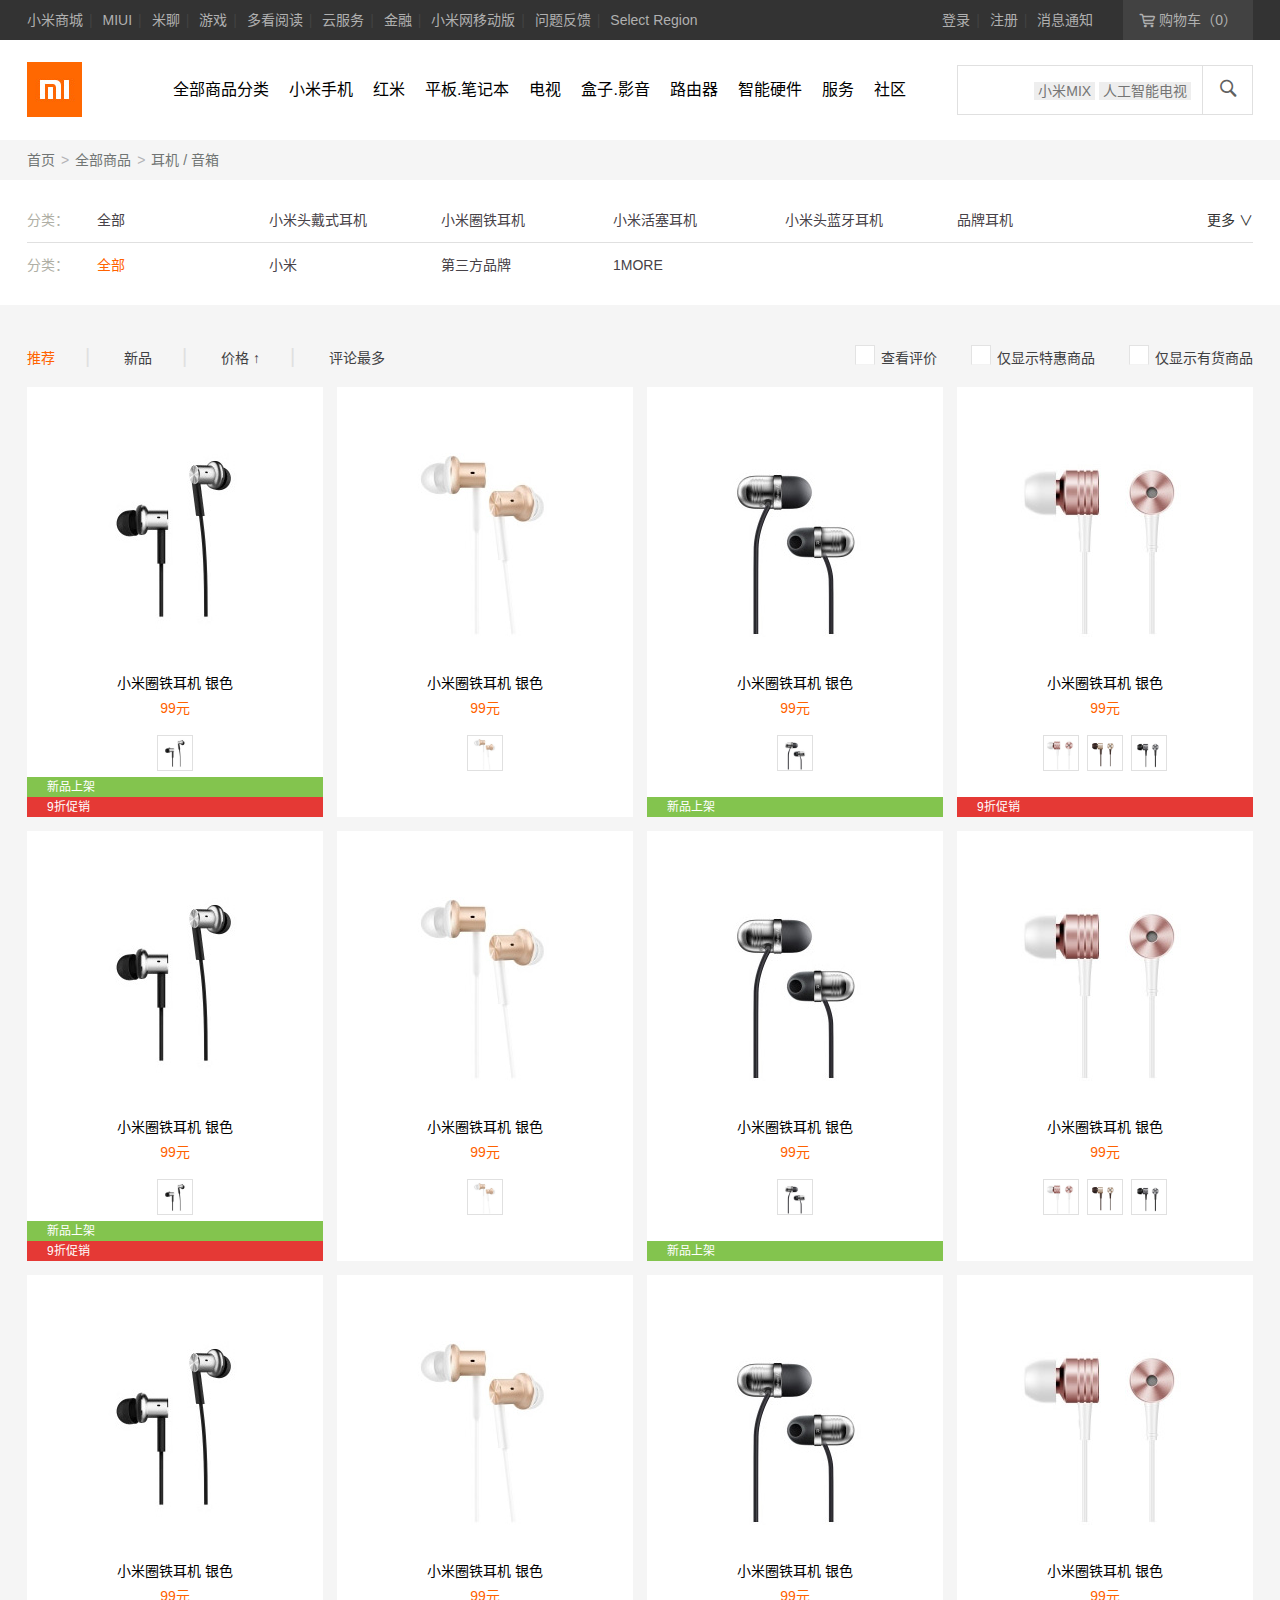
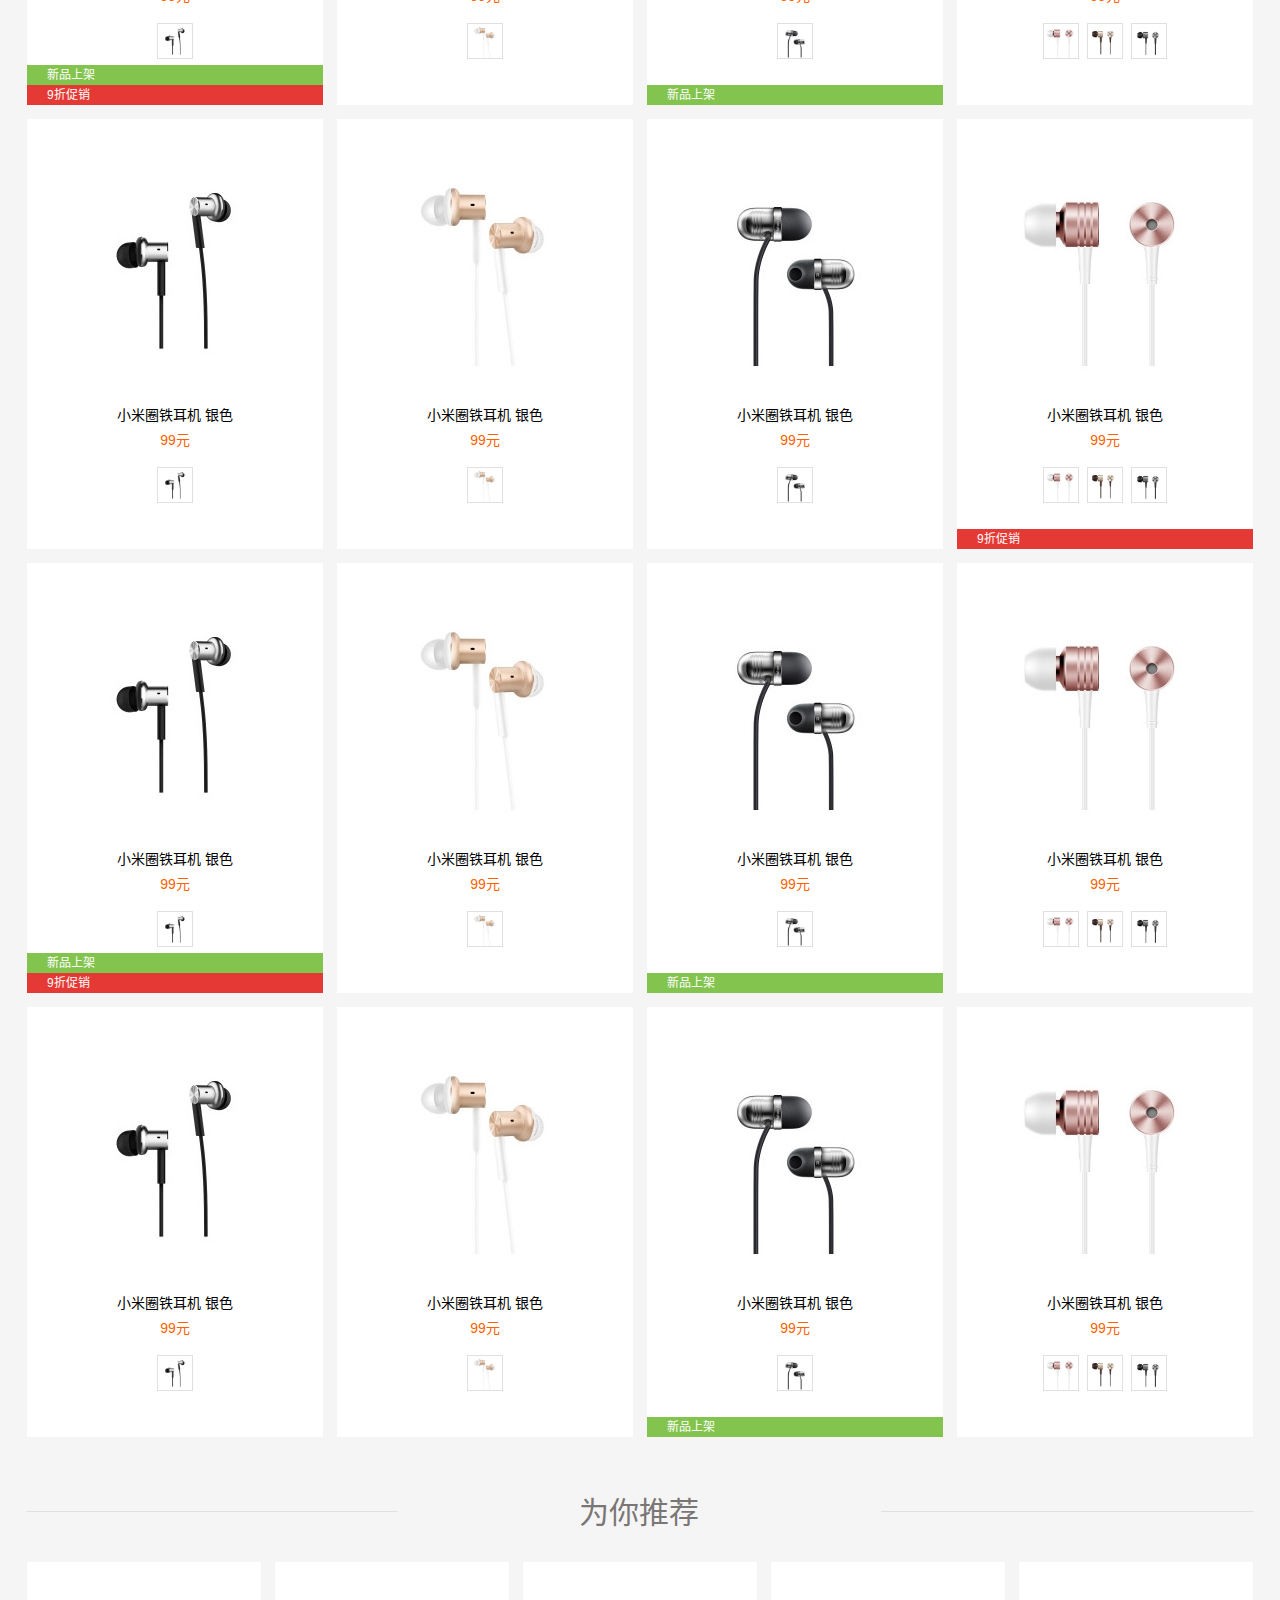
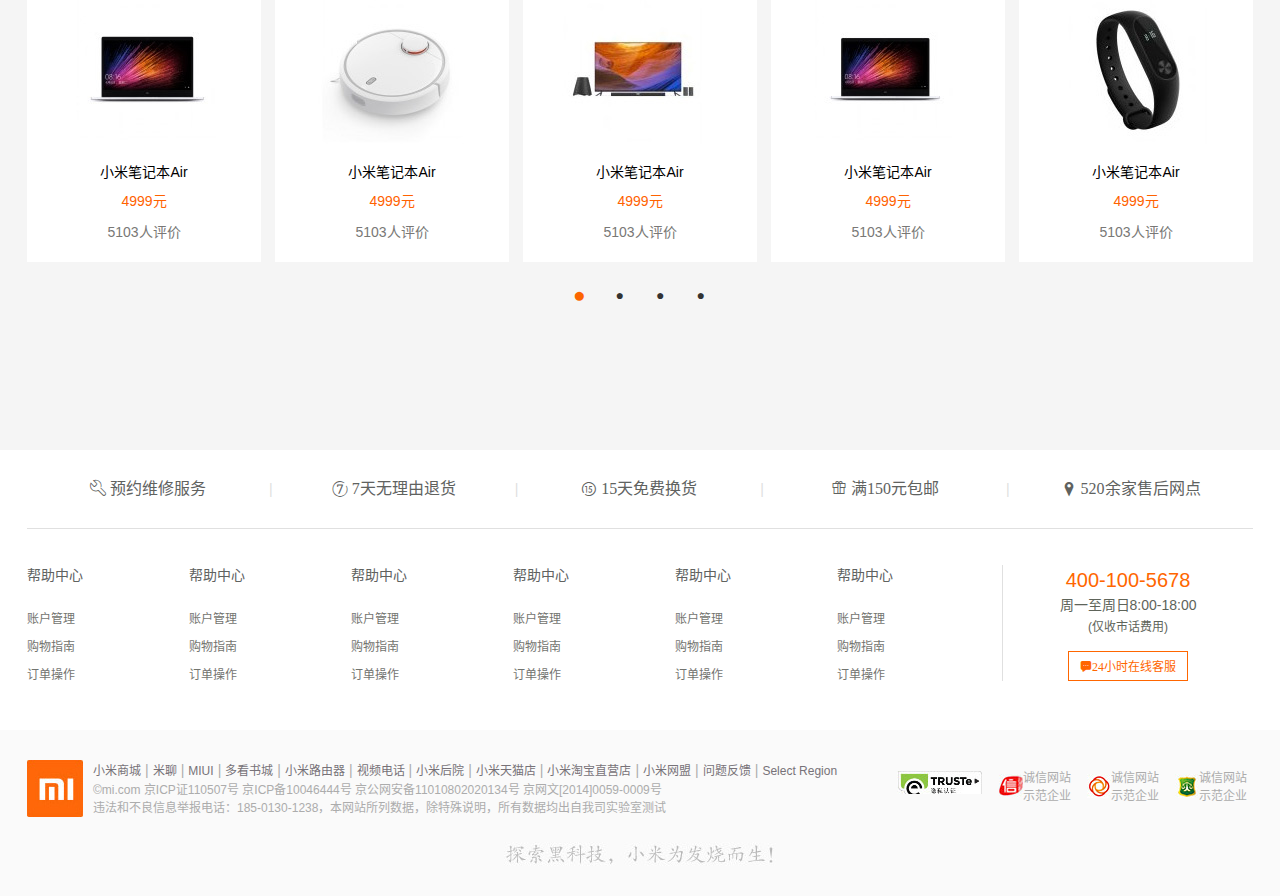
<file: headset.html>
<!DOCTYPE html>
<html xml:lang="zh-CN" lang="zh-CN">
<head>
<meta charset="utf-8">
<meta http-equiv="X-UA-Compatible" content="IE=edge,chrome=1">
<title>耳机/音箱</title>
<meta name="description" content="小米商城直营小米公司旗下所有产品，囊括小米手机系列小米MIX、小米Note 2，红米手机系列红米Note 4、红米4，智能硬件，配件及小米生活周边，同时提供小米客户服务及售后支持。">
<meta name="keywords" content="小米,小米5s,红米Note4,小米MIX,小米商城">
<link rel="shortcut icon" href="bitbug_favicon.ico" /> 
<link href="css/common.css" rel="stylesheet">
<link href="css/iconfont.css" rel="stylesheet">
<link href="css/categoryCommon2.css" rel="stylesheet">
<style type="text/css">

</style>
<script type="text/javascript" src="js/jquery-1.9.1.min.js"></script>
<script type="text/javascript" src="js/common.js"></script>
</head>
<body>
		<div class="topbar">
    	<div class="container">
    		<div class="topbar-nav">
    			<a class="topbar-link" href="#">小米商城</a><span class="sep">|</span>
    			<a class="topbar-link" href="#">MIUI</a><span class="sep">|</span>
    			<a class="topbar-link" href="#">米聊</a><span class="sep">|</span>
    			<a class="topbar-link" href="#">游戏</a><span class="sep">|</span>
    			<a class="topbar-link" href="#">多看阅读</a><span class="sep">|</span>
    			<a class="topbar-link" href="#">云服务</a><span class="sep">|</span>
    			<a class="topbar-link" href="#">金融</a><span class="sep">|</span>
    			<a class="topbar-link" href="#">小米网移动版</a><span class="sep">|</span>
    			<a class="topbar-link" href="#">问题反馈</a><span class="sep">|</span>
    			<a class="topbar-link" href="#">Select Region</a>
    		</div>
    		<div class="topbar-cart">
				<a href="#" id="j-topbarCartLink" class="topbar-link"><i class="iconfont">&#xe600;</i>购物车（<span class="j-topbarCartNum topbar-cart-num">0</span>）</a>
				<div id="j-topbarCartList" class="topbar-cart-list">
					<div class="cart-no-product">
						购物车中还没有商品，赶紧选购吧！
					</div>
				</div>
    		</div>
    		<div id="j-userInfo" class="topbar-user">
    			<a href="login.html" class="topbar-link">登录</a><span class="sep">|</span>
    			<a href="register.html" class="topbar-link">注册</a><span class="sep">|</span>
    			<a href="#" class="topbar-link">消息通知</a>   
    		</div>
    	</div>
    </div>
    <div class="header-wrap">
    	<div class="child-list-wrap"></div>
	    <div class="header wrap_c">
			<div class="head-logo">
				<a href="#" class="head-logo-link"></a>
			</div>
			<div class="head-nav">
				<ul class="nav-list clearfix">
					<li class="nav-item"><a href="#" class="nav-link j-noShow j-showBannerNav">全部商品分类</a></li>
					<li class="nav-item">
						<a href="#" class="nav-link j-nav-link">小米手机</a>
						<div class="child-nav">
							<ul class="child-list clearfix  wrap_c">
								<li class="child-item">
									<a href="#" class="child-figure-link"><img src="img/index/phone0.jpg" alt="小米5s" width="106px" height="126px"></a>
									<a href="#" class="title">小米5s</a>
									<p class="price">1299元起</p>
								</li>
								<li class="child-item">
									<a href="#" class="child-figure-link"><img src="img/index/phone0.jpg" alt="小米5s" width="106px" height="126px"></a>
									<a href="#" class="title">小米5s</a>
									<p class="price">1299元起</p>
								</li>
								<li class="child-item">
									<a href="#" class="child-figure-link"><img src="img/index/phone0.jpg" alt="小米5s" width="106px" height="126px"></a>
									<a href="#" class="title">小米5s</a>
									<p class="price">1299元起</p>
								</li>
								<li class="child-item">
									<a href="#" class="child-figure-link"><img src="img/index/phone0.jpg" alt="小米5s" width="106px" height="126px"></a>
									<a href="#" class="title">小米5s</a>
									<p class="price">1299元起</p>
								</li>
								<li class="child-item">
									<a href="#" class="child-figure-link"><img src="img/index/phone0.jpg" alt="小米5s" width="106px" height="126px"></a>
									<a href="#" class="title">小米5s</a>
									<p class="price">1299元起</p>
								</li>
								<li class="child-item">
									<a href="#" class="child-figure-link"><img src="img/index/phone0.jpg" alt="小米5s" width="106px" height="126px"></a>
									<a href="#" class="title">小米5s</a>
									<p class="price">1299元起</p>
								</li>
							</ul>
						</div>
					</li>
					<li class="nav-item">
						<a href="#" class="nav-link j-nav-link">红米</a>
						<div class="child-nav">
							<ul class="child-list clearfix  wrap_c">
								<li class="child-item">
									<a href="#" class="child-figure-link"><img src="img/index/phone1.jpg" alt="小米5s" width="106px" height="126px"></a>
									<a href="#" class="title">小米5s</a>
									<p class="price">1299元起</p>
								</li>
								<li class="child-item">
									<a href="#" class="child-figure-link"><img src="img/index/phone1.jpg" alt="小米5s" width="106px" height="126px"></a>
									<a href="#" class="title">小米5s</a>
									<p class="price">1299元起</p>
								</li>
								<li class="child-item">
									<a href="#" class="child-figure-link"><img src="img/index/phone1.jpg" alt="小米5s" width="106px" height="126px"></a>
									<a href="#" class="title">小米5s</a>
									<p class="price">1299元起</p>
								</li>
								<li class="child-item">
									<a href="#" class="child-figure-link"><img src="img/index/phone1.jpg" alt="小米5s" width="106px" height="126px"></a>
									<a href="#" class="title">小米5s</a>
									<p class="price">1299元起</p>
								</li>
								<li class="child-item">
									<a href="#" class="child-figure-link"><img src="img/index/phone1.jpg" alt="小米5s" width="106px" height="126px"></a>
									<a href="#" class="title">小米5s</a>
									<p class="price">1299元起</p>
								</li>
								<li class="child-item">
									<a href="#" class="child-figure-link"><img src="img/index/phone1.jpg" alt="小米5s" width="106px" height="126px"></a>
									<a href="#" class="title">小米5s</a>
									<p class="price">1299元起</p>
								</li>
							</ul>
						</div>
					</li>
					<li class="nav-item">
						<a href="#" class="nav-link j-nav-link">平板.笔记本</a>
						<div class="child-nav">
							<ul class="child-list clearfix  wrap_c">
								<li class="child-item">
									<a href="#" class="child-figure-link"><img src="img/index/pad0.jpg" alt="小米5s" width="106px" height="126px"></a>
									<a href="#" class="title">小米5s</a>
									<p class="price">1299元起</p>
								</li>
								<li class="child-item">
									<a href="#" class="child-figure-link"><img src="img/index/pad0.jpg" alt="小米5s" width="106px" height="126px"></a>
									<a href="#" class="title">小米5s</a>
									<p class="price">1299元起</p>
								</li>
								<li class="child-item">
									<a href="#" class="child-figure-link"><img src="img/index/pad0.jpg" alt="小米5s" width="106px" height="126px"></a>
									<a href="#" class="title">小米5s</a>
									<p class="price">1299元起</p>
								</li>
								<li class="child-item">
									<a href="#" class="child-figure-link"><img src="img/index/pad0.jpg" alt="小米5s" width="106px" height="126px"></a>
									<a href="#" class="title">小米5s</a>
									<p class="price">1299元起</p>
								</li>
								<li class="child-item">
									<a href="#" class="child-figure-link"><img src="img/index/pad0.jpg" alt="小米5s" width="106px" height="126px"></a>
									<a href="#" class="title">小米5s</a>
									<p class="price">1299元起</p>
								</li>
								<li class="child-item">
									<a href="#" class="child-figure-link"><img src="img/index/pad0.jpg" alt="小米5s" width="106px" height="126px"></a>
									<a href="#" class="title">小米5s</a>
									<p class="price">1299元起</p>
								</li>
							</ul>
						</div>
					</li>
					<li class="nav-item">
						<a href="#" class="nav-link j-nav-link">电视</a>
						<div class="child-nav">
							<ul class="child-list clearfix  wrap_c">
								<li class="child-item">
									<a href="#" class="child-figure-link"><img src="img/index/phone0.jpg" alt="小米5s" width="106px" height="126px"></a>
									<a href="#" class="title">小米5s</a>
									<p class="price">1299元起</p>
								</li>
								<li class="child-item">
									<a href="#" class="child-figure-link"><img src="img/index/phone0.jpg" alt="小米5s" width="106px" height="126px"></a>
									<a href="#" class="title">小米5s</a>
									<p class="price">1299元起</p>
								</li>
								<li class="child-item">
									<a href="#" class="child-figure-link"><img src="img/index/phone0.jpg" alt="小米5s" width="106px" height="126px"></a>
									<a href="#" class="title">小米5s</a>
									<p class="price">1299元起</p>
								</li>
								<li class="child-item">
									<a href="#" class="child-figure-link"><img src="img/index/phone0.jpg" alt="小米5s" width="106px" height="126px"></a>
									<a href="#" class="title">小米5s</a>
									<p class="price">1299元起</p>
								</li>
								<li class="child-item">
									<a href="#" class="child-figure-link"><img src="img/index/phone0.jpg" alt="小米5s" width="106px" height="126px"></a>
									<a href="#" class="title">小米5s</a>
									<p class="price">1299元起</p>
								</li>
								<li class="child-item">
									<a href="#" class="child-figure-link"><img src="img/index/phone0.jpg" alt="小米5s" width="106px" height="126px"></a>
									<a href="#" class="title">小米5s</a>
									<p class="price">1299元起</p>
								</li>
							</ul>
						</div>
					</li>
					<li class="nav-item">
						<a href="#" class="nav-link j-nav-link">盒子.影音</a>
						<div class="child-nav">
							<ul class="child-list clearfix  wrap_c">
								<li class="child-item">
									<a href="#" class="child-figure-link"><img src="img/index/phone1.jpg" alt="小米5s" width="106px" height="126px"></a>
									<a href="#" class="title">小米5s</a>
									<p class="price">1299元起</p>
								</li>
								<li class="child-item">
									<a href="#" class="child-figure-link"><img src="img/index/phone1.jpg" alt="小米5s" width="106px" height="126px"></a>
									<a href="#" class="title">小米5s</a>
									<p class="price">1299元起</p>
								</li>
								<li class="child-item">
									<a href="#" class="child-figure-link"><img src="img/index/phone1.jpg" alt="小米5s" width="106px" height="126px"></a>
									<a href="#" class="title">小米5s</a>
									<p class="price">1299元起</p>
								</li>
								<li class="child-item">
									<a href="#" class="child-figure-link"><img src="img/index/phone1.jpg" alt="小米5s" width="106px" height="126px"></a>
									<a href="#" class="title">小米5s</a>
									<p class="price">1299元起</p>
								</li>
								<li class="child-item">
									<a href="#" class="child-figure-link"><img src="img/index/phone1.jpg" alt="小米5s" width="106px" height="126px"></a>
									<a href="#" class="title">小米5s</a>
									<p class="price">1299元起</p>
								</li>
								<li class="child-item">
									<a href="#" class="child-figure-link"><img src="img/index/phone1.jpg" alt="小米5s" width="106px" height="126px"></a>
									<a href="#" class="title">小米5s</a>
									<p class="price">1299元起</p>
								</li>
							</ul>
						</div>
					</li>
					<li class="nav-item">
						<a href="#" class="nav-link j-nav-link">路由器</a>
						<div class="child-nav">
							<ul class="child-list clearfix  wrap_c">
								<li class="child-item">
									<a href="#" class="child-figure-link"><img src="img/index/pad0.jpg" alt="小米5s" width="106px" height="126px"></a>
									<a href="#" class="title">小米5s</a>
									<p class="price">1299元起</p>
								</li>
								<li class="child-item">
									<a href="#" class="child-figure-link"><img src="img/index/pad0.jpg" alt="小米5s" width="106px" height="126px"></a>
									<a href="#" class="title">小米5s</a>
									<p class="price">1299元起</p>
								</li>
								<li class="child-item">
									<a href="#" class="child-figure-link"><img src="img/index/pad0.jpg" alt="小米5s" width="106px" height="126px"></a>
									<a href="#" class="title">小米5s</a>
									<p class="price">1299元起</p>
								</li>
								<li class="child-item">
									<a href="#" class="child-figure-link"><img src="img/index/pad0.jpg" alt="小米5s" width="106px" height="126px"></a>
									<a href="#" class="title">小米5s</a>
									<p class="price">1299元起</p>
								</li>
								<li class="child-item">
									<a href="#" class="child-figure-link"><img src="img/index/pad0.jpg" alt="小米5s" width="106px" height="126px"></a>
									<a href="#" class="title">小米5s</a>
									<p class="price">1299元起</p>
								</li>
								<li class="child-item">
									<a href="#" class="child-figure-link"><img src="img/index/pad0.jpg" alt="小米5s" width="106px" height="126px"></a>
									<a href="#" class="title">小米5s</a>
									<p class="price">1299元起</p>
								</li>
							</ul>
						</div>
					</li>
					<li class="nav-item">
						<a href="#" class="nav-link j-nav-link">智能硬件</a>
						<div class="child-nav">
							<ul class="child-list clearfix  wrap_c">
								<li class="child-item">
									<a href="#" class="child-figure-link"><img src="img/index/phone0.jpg" alt="小米5s" width="106px" height="126px"></a>
									<a href="#" class="title">小米5s</a>
									<p class="price">1299元起</p>
								</li>
								<li class="child-item">
									<a href="#" class="child-figure-link"><img src="img/index/phone0.jpg" alt="小米5s" width="106px" height="126px"></a>
									<a href="#" class="title">小米5s</a>
									<p class="price">1299元起</p>
								</li>
								<li class="child-item">
									<a href="#" class="child-figure-link"><img src="img/index/phone0.jpg" alt="小米5s" width="106px" height="126px"></a>
									<a href="#" class="title">小米5s</a>
									<p class="price">1299元起</p>
								</li>
								<li class="child-item">
									<a href="#" class="child-figure-link"><img src="img/index/phone0.jpg" alt="小米5s" width="106px" height="126px"></a>
									<a href="#" class="title">小米5s</a>
									<p class="price">1299元起</p>
								</li>
								<li class="child-item">
									<a href="#" class="child-figure-link"><img src="img/index/phone0.jpg" alt="小米5s" width="106px" height="126px"></a>
									<a href="#" class="title">小米5s</a>
									<p class="price">1299元起</p>
								</li>
								<li class="child-item">
									<a href="#" class="child-figure-link"><img src="img/index/phone0.jpg" alt="小米5s" width="106px" height="126px"></a>
									<a href="#" class="title">小米5s</a>
									<p class="price">1299元起</p>
								</li>
							</ul>
						</div>
					</li>
					<li class="nav-item"><a href="#" class="nav-link j-noShow">服务</a>
					</li>
					<li class="nav-item"><a href="#" class="nav-link j-noShow">社区</a></li>
				</ul>
			</div>
			<div class="head-search">
				<form action="#" class="search-form" method="get">
					<input type="text" class="search-text">
					<input type="submit" class="search-btn" value="">
					<i class="iconfont">&#xe611;</i>
					<div class="search-hot-words">
						<a href="#" class="search-hot-link">小米MIX</a>
						<a href="#" class="search-hot-link">人工智能电视</a>
					</div>
					<div class="search-keys hide">
						<ul>
							<li class="keys-item">
								<a href="#" class="keys-link">小米5plus<em class="keys-num">约有5件</em></a>
							</li>
							<li class="keys-item">
								<a href="#" class="keys-link">小米5plus<em class="keys-num">约有5件</em></a>
							</li>
							<li class="keys-item">
								<a href="#" class="keys-link">小米5plus<em class="keys-num">约有5件</em></a>
							</li>
							<li class="keys-item">
								<a href="#" class="keys-link">小米5plus<em class="keys-num">约有5件</em></a>
							</li>
							<li class="keys-item">
								<a href="#" class="keys-link">小米5plus<em class="keys-num">约有5件</em></a>
							</li>
							<li class="keys-item">
								<a href="#" class="keys-link">小米5plus<em class="keys-num">约有5件</em></a>
							</li>
							<li class="keys-item">
								<a href="#" class="keys-link">小米5plus<em class="keys-num">约有5件</em></a>
							</li>
							<li class="keys-item">
								<a href="#" class="keys-link">小米5plus<em class="keys-num">约有5件</em></a>
							</li>
							<li class="keys-item">
								<a href="#" class="keys-link">小米5plus<em class="keys-num">约有5件</em></a>
							</li>
							<li class="keys-item">
								<a href="#" class="keys-link">小米5plus<em class="keys-num">约有5件</em></a>
							</li>
							<li class="keys-item">
								<a href="#" class="keys-link">小米5plus<em class="keys-num">约有5件</em></a>
							</li>
							<li class="keys-item">
								<a href="#" class="keys-link">小米5plus<em class="keys-num">约有5件</em></a>
							</li>
							<li class="keys-item">
								<a href="#" class="keys-link">小米5plus<em class="keys-num">约有5件</em></a>
							</li>
						</ul>
					</div>
				</form>
			</div>
	    </div>
	    <div class="banner-nav-wrap wrap_c">
		    <div class="banner-nav hide">
				<ul>
					<li class="banner-nav-item">
						<a href="phone.html" class="banner-nav-link"><span>手机 电话卡</span><i class="iconfont">&#xe688;</i></a>
						<div class="banner-nav-child hide">
							<ul>
								<li class="banner-child-item">
									<a href="#" class="banner-child-link"><span class="banner-child-left"><img src="img/index/mini.jpg" alt="小米MIX"><span class="pro-name">小米MIX</span></span><span class="pro-choose">选购</span></a>
								</li>
								<li class="banner-child-item">
									<a href="#" class="banner-child-link"><span class="banner-child-left"><img src="img/index/mini.jpg" alt="小米MIX"><span class="pro-name">小米MIX</span></span><span class="pro-choose">选购</span></a>
								</li>
								<li class="banner-child-item">
									<a href="#" class="banner-child-link"><span class="banner-child-left"><img src="img/index/mini.jpg" alt="小米MIX"><span class="pro-name">小米MIX</span></span><span class="pro-choose">选购</span></a>
								</li>
								<li class="banner-child-item">
									<a href="#" class="banner-child-link"><span class="banner-child-left"><img src="img/index/mini.jpg" alt="小米MIX"><span class="pro-name">小米MIX</span></span><span class="pro-choose">选购</span></a>
								</li>
								<li class="banner-child-item">
									<a href="#" class="banner-child-link"><span class="banner-child-left"><img src="img/index/mini.jpg" alt="小米MIX"><span class="pro-name">小米MIX</span></span><span class="pro-choose">选购</span></a>
								</li>
								<li class="banner-child-item">
									<a href="#" class="banner-child-link"><span class="banner-child-left"><img src="img/index/mini.jpg" alt="小米MIX"><span class="pro-name">小米MIX</span></span><span class="pro-choose">选购</span></a>
								</li>
							</ul>
							<ul>
								<li class="banner-child-item">
									<a href="#" class="banner-child-link"><span class="banner-child-left"><img src="img/index/mini.jpg" alt="小米MIX"><span class="pro-name">小米MIX</span></span><span class="pro-choose">选购</span></a>
								</li>
								<li class="banner-child-item">
									<a href="#" class="banner-child-link"><span class="banner-child-left"><img src="img/index/mini.jpg" alt="小米MIX"><span class="pro-name">小米MIX</span></span><span class="pro-choose">选购</span></a>
								</li>
								<li class="banner-child-item">
									<a href="#" class="banner-child-link"><span class="banner-child-left"><img src="img/index/mini.jpg" alt="小米MIX"><span class="pro-name">小米MIX</span></span><span class="pro-choose">选购</span></a>
								</li>
								<li class="banner-child-item">
									<a href="#" class="banner-child-link"><span class="banner-child-left"><img src="img/index/mini.jpg" alt="小米MIX"><span class="pro-name">小米MIX</span></span><span class="pro-choose">选购</span></a>
								</li>
								<li class="banner-child-item">
									<a href="#" class="banner-child-link"><span class="banner-child-left"><img src="img/index/mini.jpg" alt="小米MIX"><span class="pro-name">小米MIX</span></span><span class="pro-choose">选购</span></a>
								</li>
								<li class="banner-child-item">
									<a href="#" class="banner-child-link"><span class="banner-child-left"><img src="img/index/mini.jpg" alt="小米MIX"><span class="pro-name">小米MIX</span></span><span class="pro-choose">选购</span></a>
								</li>
							</ul>
						</div>
					</li>
					<li class="banner-nav-item">
						<a href="#" class="banner-nav-link"><span>手机 电话卡</span><i class="iconfont">&#xe688;</i></a>
						<div class="banner-nav-child hide">
							<ul>
								<li class="banner-child-item">
									<a href="#" class="banner-child-link"><span class="banner-child-left"><img src="img/index/mini.jpg" alt="小米MIX"><span class="pro-name">小米MIX</span></span><span class="pro-choose">选购</span></a>
								</li>
								<li class="banner-child-item">
									<a href="#" class="banner-child-link"><span class="banner-child-left"><img src="img/index/mini.jpg" alt="小米MIX"><span class="pro-name">小米MIX</span></span><span class="pro-choose">选购</span></a>
								</li>
								<li class="banner-child-item">
									<a href="#" class="banner-child-link"><span class="banner-child-left"><img src="img/index/mini.jpg" alt="小米MIX"><span class="pro-name">小米MIX</span></span><span class="pro-choose">选购</span></a>
								</li>
								<li class="banner-child-item">
									<a href="#" class="banner-child-link"><span class="banner-child-left"><img src="img/index/mini.jpg" alt="小米MIX"><span class="pro-name">小米MIX</span></span><span class="pro-choose">选购</span></a>
								</li>
								<li class="banner-child-item">
									<a href="#" class="banner-child-link"><span class="banner-child-left"><img src="img/index/mini.jpg" alt="小米MIX"><span class="pro-name">小米MIX</span></span><span class="pro-choose">选购</span></a>
								</li>
							</ul>
						</div>
					</li>
					<li class="banner-nav-item">
						<a href="#" class="banner-nav-link"><span>手机 电话卡</span><i class="iconfont">&#xe688;</i></a>
						<div class="banner-nav-child hide">
							<ul>
								<li class="banner-child-item">
									<a href="#" class="banner-child-link"><span class="banner-child-left"><img src="img/index/mini.jpg" alt="小米MIX"><span class="pro-name">小米MIX</span></span><span class="pro-choose">选购</span></a>
								</li>
								<li class="banner-child-item">
									<a href="#" class="banner-child-link"><span class="banner-child-left"><img src="img/index/mini.jpg" alt="小米MIX"><span class="pro-name">小米MIX</span></span><span class="pro-choose">选购</span></a>
								</li>
								<li class="banner-child-item">
									<a href="#" class="banner-child-link"><span class="banner-child-left"><img src="img/index/mini.jpg" alt="小米MIX"><span class="pro-name">小米MIX</span></span><span class="pro-choose">选购</span></a>
								</li>
								<li class="banner-child-item">
									<a href="#" class="banner-child-link"><span class="banner-child-left"><img src="img/index/mini.jpg" alt="小米MIX"><span class="pro-name">小米MIX</span></span><span class="pro-choose">选购</span></a>
								</li>
								<li class="banner-child-item">
									<a href="#" class="banner-child-link"><span class="banner-child-left"><img src="img/index/mini.jpg" alt="小米MIX"><span class="pro-name">小米MIX</span></span><span class="pro-choose">选购</span></a>
								</li>
								<li class="banner-child-item">
									<a href="#" class="banner-child-link"><span class="banner-child-left"><img src="img/index/mini.jpg" alt="小米MIX"><span class="pro-name">小米MIX</span></span><span class="pro-choose">选购</span></a>
								</li>
							</ul>
							<ul>
								<li class="banner-child-item">
									<a href="#" class="banner-child-link"><span class="banner-child-left"><img src="img/index/mini.jpg" alt="小米MIX"><span class="pro-name">小米MIX</span></span><span class="pro-choose">选购</span></a>
								</li>
								<li class="banner-child-item">
									<a href="#" class="banner-child-link"><span class="banner-child-left"><img src="img/index/mini.jpg" alt="小米MIX"><span class="pro-name">小米MIX</span></span><span class="pro-choose">选购</span></a>
								</li>
								<li class="banner-child-item">
									<a href="#" class="banner-child-link"><span class="banner-child-left"><img src="img/index/mini.jpg" alt="小米MIX"><span class="pro-name">小米MIX</span></span><span class="pro-choose">选购</span></a>
								</li>
								<li class="banner-child-item">
									<a href="#" class="banner-child-link"><span class="banner-child-left"><img src="img/index/mini.jpg" alt="小米MIX"><span class="pro-name">小米MIX</span></span><span class="pro-choose">选购</span></a>
								</li>
								<li class="banner-child-item">
									<a href="#" class="banner-child-link"><span class="banner-child-left"><img src="img/index/mini.jpg" alt="小米MIX"><span class="pro-name">小米MIX</span></span><span class="pro-choose">选购</span></a>
								</li>
								<li class="banner-child-item">
									<a href="#" class="banner-child-link"><span class="banner-child-left"><img src="img/index/mini.jpg" alt="小米MIX"><span class="pro-name">小米MIX</span></span><span class="pro-choose">选购</span></a>
								</li>
							</ul>
							<ul>
								<li class="banner-child-item">
									<a href="#" class="banner-child-link"><span class="banner-child-left"><img src="img/index/mini.jpg" alt="小米MIX"><span class="pro-name">小米MIX</span></span><span class="pro-choose">选购</span></a>
								</li>
								<li class="banner-child-item">
									<a href="#" class="banner-child-link"><span class="banner-child-left"><img src="img/index/mini.jpg" alt="小米MIX"><span class="pro-name">小米MIX</span></span><span class="pro-choose">选购</span></a>
								</li>
								<li class="banner-child-item">
									<a href="#" class="banner-child-link"><span class="banner-child-left"><img src="img/index/mini.jpg" alt="小米MIX"><span class="pro-name">小米MIX</span></span><span class="pro-choose">选购</span></a>
								</li>
								<li class="banner-child-item">
									<a href="#" class="banner-child-link"><span class="banner-child-left"><img src="img/index/mini.jpg" alt="小米MIX"><span class="pro-name">小米MIX</span></span><span class="pro-choose">选购</span></a>
								</li>
								<li class="banner-child-item">
									<a href="#" class="banner-child-link"><span class="banner-child-left"><img src="img/index/mini.jpg" alt="小米MIX"><span class="pro-name">小米MIX</span></span><span class="pro-choose">选购</span></a>
								</li>
							</ul>
						</div>
					</li>
					<li class="banner-nav-item">
						<a href="#" class="banner-nav-link"><span>手机 电话卡</span><i class="iconfont">&#xe688;</i></a>
						<div class="banner-nav-child hide">
							<ul>
								<li class="banner-child-item">
									<a href="#" class="banner-child-link"><span class="banner-child-left"><img src="img/index/mini.jpg" alt="小米MIX"><span class="pro-name">小米MIX</span></span><span class="pro-choose">选购</span></a>
								</li>
								<li class="banner-child-item">
									<a href="#" class="banner-child-link"><span class="banner-child-left"><img src="img/index/mini.jpg" alt="小米MIX"><span class="pro-name">小米MIX</span></span><span class="pro-choose">选购</span></a>
								</li>
								<li class="banner-child-item">
									<a href="#" class="banner-child-link"><span class="banner-child-left"><img src="img/index/mini.jpg" alt="小米MIX"><span class="pro-name">小米MIX</span></span><span class="pro-choose">选购</span></a>
								</li>
								<li class="banner-child-item">
									<a href="#" class="banner-child-link"><span class="banner-child-left"><img src="img/index/mini.jpg" alt="小米MIX"><span class="pro-name">小米MIX</span></span><span class="pro-choose">选购</span></a>
								</li>
								<li class="banner-child-item">
									<a href="#" class="banner-child-link"><span class="banner-child-left"><img src="img/index/mini.jpg" alt="小米MIX"><span class="pro-name">小米MIX</span></span><span class="pro-choose">选购</span></a>
								</li>
							</ul>
						</div>
					</li>
					<li class="banner-nav-item">
						<a href="#" class="banner-nav-link"><span>手机 电话卡</span><i class="iconfont">&#xe688;</i></a>
						<div class="banner-nav-child hide">
							<ul>
								<li class="banner-child-item">
									<a href="#" class="banner-child-link"><span class="banner-child-left"><img src="img/index/mini.jpg" alt="小米MIX"><span class="pro-name">小米MIX</span></span><span class="pro-choose">选购</span></a>
								</li>
								<li class="banner-child-item">
									<a href="#" class="banner-child-link"><span class="banner-child-left"><img src="img/index/mini.jpg" alt="小米MIX"><span class="pro-name">小米MIX</span></span><span class="pro-choose">选购</span></a>
								</li>
								<li class="banner-child-item">
									<a href="#" class="banner-child-link"><span class="banner-child-left"><img src="img/index/mini.jpg" alt="小米MIX"><span class="pro-name">小米MIX</span></span><span class="pro-choose">选购</span></a>
								</li>
								<li class="banner-child-item">
									<a href="#" class="banner-child-link"><span class="banner-child-left"><img src="img/index/mini.jpg" alt="小米MIX"><span class="pro-name">小米MIX</span></span><span class="pro-choose">选购</span></a>
								</li>
								<li class="banner-child-item">
									<a href="#" class="banner-child-link"><span class="banner-child-left"><img src="img/index/mini.jpg" alt="小米MIX"><span class="pro-name">小米MIX</span></span><span class="pro-choose">选购</span></a>
								</li>
							</ul>
						</div>
					</li>
					<li class="banner-nav-item">
						<a href="#" class="banner-nav-link"><span>手机 电话卡</span><i class="iconfont">&#xe688;</i></a>
						<div class="banner-nav-child hide">
							<ul>
								<li class="banner-child-item">
									<a href="#" class="banner-child-link"><span class="banner-child-left"><img src="img/index/mini.jpg" alt="小米MIX"><span class="pro-name">小米MIX</span></span><span class="pro-choose">选购</span></a>
								</li>
								<li class="banner-child-item">
									<a href="#" class="banner-child-link"><span class="banner-child-left"><img src="img/index/mini.jpg" alt="小米MIX"><span class="pro-name">小米MIX</span></span><span class="pro-choose">选购</span></a>
								</li>
								<li class="banner-child-item">
									<a href="#" class="banner-child-link"><span class="banner-child-left"><img src="img/index/mini.jpg" alt="小米MIX"><span class="pro-name">小米MIX</span></span><span class="pro-choose">选购</span></a>
								</li>
								<li class="banner-child-item">
									<a href="#" class="banner-child-link"><span class="banner-child-left"><img src="img/index/mini.jpg" alt="小米MIX"><span class="pro-name">小米MIX</span></span><span class="pro-choose">选购</span></a>
								</li>
								<li class="banner-child-item">
									<a href="#" class="banner-child-link"><span class="banner-child-left"><img src="img/index/mini.jpg" alt="小米MIX"><span class="pro-name">小米MIX</span></span><span class="pro-choose">选购</span></a>
								</li>
							</ul>
						</div>
					</li>
					<li class="banner-nav-item">
						<a href="#" class="banner-nav-link"><span>手机 电话卡</span><i class="iconfont">&#xe688;</i></a>
						<div class="banner-nav-child hide">
							<ul>
								<li class="banner-child-item">
									<a href="#" class="banner-child-link"><span class="banner-child-left"><img src="img/index/mini.jpg" alt="小米MIX"><span class="pro-name">小米MIX</span></span><span class="pro-choose">选购</span></a>
								</li>
								<li class="banner-child-item">
									<a href="#" class="banner-child-link"><span class="banner-child-left"><img src="img/index/mini.jpg" alt="小米MIX"><span class="pro-name">小米MIX</span></span><span class="pro-choose">选购</span></a>
								</li>
								<li class="banner-child-item">
									<a href="#" class="banner-child-link"><span class="banner-child-left"><img src="img/index/mini.jpg" alt="小米MIX"><span class="pro-name">小米MIX</span></span><span class="pro-choose">选购</span></a>
								</li>
								<li class="banner-child-item">
									<a href="#" class="banner-child-link"><span class="banner-child-left"><img src="img/index/mini.jpg" alt="小米MIX"><span class="pro-name">小米MIX</span></span><span class="pro-choose">选购</span></a>
								</li>
								<li class="banner-child-item">
									<a href="#" class="banner-child-link"><span class="banner-child-left"><img src="img/index/mini.jpg" alt="小米MIX"><span class="pro-name">小米MIX</span></span><span class="pro-choose">选购</span></a>
								</li>
							</ul>
						</div>
					</li>
					<li class="banner-nav-item">
						<a href="#" class="banner-nav-link"><span>手机 电话卡</span><i class="iconfont">&#xe688;</i></a>
						<div class="banner-nav-child hide">
							<ul>
								<li class="banner-child-item">
									<a href="#" class="banner-child-link"><span class="banner-child-left"><img src="img/index/mini.jpg" alt="小米MIX"><span class="pro-name">小米MIX</span></span><span class="pro-choose">选购</span></a>
								</li>
								<li class="banner-child-item">
									<a href="#" class="banner-child-link"><span class="banner-child-left"><img src="img/index/mini.jpg" alt="小米MIX"><span class="pro-name">小米MIX</span></span><span class="pro-choose">选购</span></a>
								</li>
								<li class="banner-child-item">
									<a href="#" class="banner-child-link"><span class="banner-child-left"><img src="img/index/mini.jpg" alt="小米MIX"><span class="pro-name">小米MIX</span></span><span class="pro-choose">选购</span></a>
								</li>
								<li class="banner-child-item">
									<a href="#" class="banner-child-link"><span class="banner-child-left"><img src="img/index/mini.jpg" alt="小米MIX"><span class="pro-name">小米MIX</span></span><span class="pro-choose">选购</span></a>
								</li>
								<li class="banner-child-item">
									<a href="#" class="banner-child-link"><span class="banner-child-left"><img src="img/index/mini.jpg" alt="小米MIX"><span class="pro-name">小米MIX</span></span><span class="pro-choose">选购</span></a>
								</li>
							</ul>
						</div>
					</li>
					<li class="banner-nav-item">
						<a href="#" class="banner-nav-link"><span>手机 电话卡</span><i class="iconfont">&#xe688;</i></a>
						<div class="banner-nav-child hide">
							<ul>
								<li class="banner-child-item">
									<a href="#" class="banner-child-link"><span class="banner-child-left"><img src="img/index/mini.jpg" alt="小米MIX"><span class="pro-name">小米MIX</span></span><span class="pro-choose">选购</span></a>
								</li>
								<li class="banner-child-item">
									<a href="#" class="banner-child-link"><span class="banner-child-left"><img src="img/index/mini.jpg" alt="小米MIX"><span class="pro-name">小米MIX</span></span><span class="pro-choose">选购</span></a>
								</li>
								<li class="banner-child-item">
									<a href="#" class="banner-child-link"><span class="banner-child-left"><img src="img/index/mini.jpg" alt="小米MIX"><span class="pro-name">小米MIX</span></span><span class="pro-choose">选购</span></a>
								</li>
								<li class="banner-child-item">
									<a href="#" class="banner-child-link"><span class="banner-child-left"><img src="img/index/mini.jpg" alt="小米MIX"><span class="pro-name">小米MIX</span></span><span class="pro-choose">选购</span></a>
								</li>
								<li class="banner-child-item">
									<a href="#" class="banner-child-link"><span class="banner-child-left"><img src="img/index/mini.jpg" alt="小米MIX"><span class="pro-name">小米MIX</span></span><span class="pro-choose">选购</span></a>
								</li>
							</ul>
						</div>
					</li>
					<li class="banner-nav-item">
						<a href="#" class="banner-nav-link"><span>手机 电话卡</span><i class="iconfont">&#xe688;</i></a>
						<div class="banner-nav-child hide">
							<ul>
								<li class="banner-child-item">
									<a href="#" class="banner-child-link"><span class="banner-child-left"><img src="img/index/mini.jpg" alt="小米MIX"><span class="pro-name">小米MIX</span></span><span class="pro-choose">选购</span></a>
								</li>
								<li class="banner-child-item">
									<a href="#" class="banner-child-link"><span class="banner-child-left"><img src="img/index/mini.jpg" alt="小米MIX"><span class="pro-name">小米MIX</span></span><span class="pro-choose">选购</span></a>
								</li>
								<li class="banner-child-item">
									<a href="#" class="banner-child-link"><span class="banner-child-left"><img src="img/index/mini.jpg" alt="小米MIX"><span class="pro-name">小米MIX</span></span><span class="pro-choose">选购</span></a>
								</li>
								<li class="banner-child-item">
									<a href="#" class="banner-child-link"><span class="banner-child-left"><img src="img/index/mini.jpg" alt="小米MIX"><span class="pro-name">小米MIX</span></span><span class="pro-choose">选购</span></a>
								</li>
								<li class="banner-child-item">
									<a href="#" class="banner-child-link"><span class="banner-child-left"><img src="img/index/mini.jpg" alt="小米MIX"><span class="pro-name">小米MIX</span></span><span class="pro-choose">选购</span></a>
								</li>
							</ul>
						</div>
					</li>
				</ul>
	    	</div>
    	</div>
    </div>
		<div class="pageMain">
			<div class="container">
				<p class="pageTag">
					<a href="index.html" class="pageTag_a">首页</a><span class="sep">&gt;</span><a href="index.html" class="pageTag_a">全部商品</a><span class="sep">&gt;</span>耳机 / 音箱
				</p>
			</div>
			<div class="nav">
				<div class="container">
					<div class="nav_div nav_div-up">
						<span class="nav_span">分类：</span>
						<ul class="nav_ul">
							<li class="nav_li  nav_li-all">
								<a href="#" class="nav_a">全部</a>
							</li>
							<li class="nav_li">
								<a href="#" class="nav_a">小米头戴式耳机</a>
							</li>
							<li class="nav_li">
								<a href="#" class="nav_a">小米圈铁耳机</a>
							</li>
							<li class="nav_li">
								<a href="#" class="nav_a">小米活塞耳机</a>
							</li>
							<li class="nav_li">
								<a href="#" class="nav_a">小米头蓝牙耳机</a>
							</li>
							<li class="nav_li">
								<a href="#" class="nav_a">品牌耳机</a>
							</li>
						</ul>
						<p class="nav_p-more">更多 ∨ </p>
						<ul class="nav_ul nav_ul-hide">
							<li class="nav_li  nav_li-all">
								<a href="#" class="nav_a">全部</a>
							</li>
							<li class="nav_li">
								<a href="#" class="nav_a">小米胶囊耳机</a>
							</li>
						</ul>
					</div>
					<div class="nav_div nav_div-down">
						<span class="nav_span">分类：</span>
						<ul class="nav_ul">
							<li class="nav_li  nav_li-all">
								<a href="#" class="nav_a active">全部</a>
							</li>
							<li class="nav_li">
								<a href="#" class="nav_a">小米</a>
							</li>
							<li class="nav_li">
								<a href="#" class="nav_a">第三方品牌</a>
							</li>
							<li class="nav_li">
								<a href="#" class="nav_a">1MORE</a>
							</li>
						</ul>
					</div>
				</div>
			</div>
			<div class="main">
				<div class="container">
					<div class="mainHead clearfix">
						<div class="mainHead_div mainHead_div-sort">
							<a href="#" class="mainHead_a active">推荐</a><span class="sep">|</span>
							<a href="#" class="mainHead_a">新品</a><span class="sep">|</span>
							<a href="#" class="mainHead_a" id="j-headPrice">价格 <span class="arrow">↑</span></a><span class="sep">|</span>
							<a href="#" class="mainHead_a">评论最多</a>
						</div>
						<div class="mainHead_div mainHead_div-screen">
							<a href="#" class="mainHead_a"><span class="checkbox"><i class="gou hide">√</i></span>查看评价</a>
							<a href="#" class="mainHead_a"><span class="checkbox"><i class="gou hide">√</i></span>仅显示特惠商品</a>
							<a href="#" class="mainHead_a"><span class="checkbox"><i class="gou hide">√</i></span>仅显示有货商品</a>
						</div>
					</div>
					<div class="prod mar_l">
						<ul class="prod_ul-prodList clearfix">
							<li class="prod_li-prod">
								<div class="box">
									<i class="iconfont like">&#xe656;</i><span class="prod_span-like">喜欢</span>
									<span class="prod_span-buy">加入购物车</span><i class="iconfont buy">&#xe600;</i>
								</div>
								<a href="#" class="prod_a-bigImg"><img src="img/category/headset/pro1.jpg" alt="12" width="200px" height="200px"></a>
								<h6 class="title"><a href="#">小米圈铁耳机 银色</a></h6>
								<p class="price">99元</p>
								<div class="prod-colorList">
									<img class="prod_img-color" src="img/category/headset/pro1.jpg" alt="12" width="34px" height="34px">
								</div>
								<div class="prod-tag">
									<div class="prod-newTag">新品上架</div>
									<div class="prod-saleTag">9折促销</div>
								</div>
							</li>
							<li class="prod_li-prod">
								<div class="box">
									<i class="iconfont like">&#xe656;</i><span class="prod_span-like">喜欢</span>
									<span class="prod_span-buy">加入购物车</span><i class="iconfont buy">&#xe600;</i>
								</div>
								<a href="#" class="prod_a-bigImg"><img src="img/category/headset/pro2.jpg" alt="12" width="200px" height="200px"></a>
								<h6 class="title"><a href="#">小米圈铁耳机 银色</a></h6>
								<p class="price">99元</p>
								<div class="prod-colorList">
									<img class="prod_img-color" src="img/category/headset/pro2.jpg" alt="12" width="34px" height="34px">
								</div>
								<div class="prod-tag">
									
								</div>
							</li>
							<li class="prod_li-prod">
								<div class="box">
									<i class="iconfont like">&#xe656;</i><span class="prod_span-like">喜欢</span>
									<span class="prod_span-buy">加入购物车</span><i class="iconfont buy">&#xe600;</i>
								</div>
								<a href="#" class="prod_a-bigImg"><img src="img/category/headset/pro3.jpg" alt="12" width="200px" height="200px"></a>
								<h6 class="title"><a href="#">小米圈铁耳机 银色</a></h6>
								<p class="price">99元</p>
								<div class="prod-colorList">
									<img class="prod_img-color" src="img/category/headset/pro3.jpg" alt="12" width="34px" height="34px">
								</div>
								<div class="prod-tag">
									<div class="prod-newTag">新品上架</div>
								</div>
							</li>
							<li class="prod_li-prod">
								<div class="box">
									<i class="iconfont like">&#xe656;</i><span class="prod_span-like">喜欢</span>
									<span class="prod_span-buy">加入购物车</span><i class="iconfont buy">&#xe600;</i>
								</div>
								<a href="#" class="prod_a-bigImg"><img src="img/category/headset/pro4_1.jpg" alt="12" width="200px" height="200px"></a>
								<h6 class="title"><a href="#">小米圈铁耳机 银色</a></h6>
								<p class="price">99元</p>
								<div class="prod-colorList">
									<img class="prod_img-color" src="img/category/headset/pro4_1.jpg" alt="12" width="34px" height="34px">
									<img class="prod_img-color" src="img/category/headset/pro4_2.jpg" alt="12" width="34px" height="34px">
									<img class="prod_img-color" src="img/category/headset/pro4_3.jpg" alt="12" width="34px" height="34px">
								</div>
								<div class="prod-tag">
									<div class="prod-saleTag">9折促销</div>
								</div>
							</li>
							<li class="prod_li-prod">
								<div class="box">
									<i class="iconfont like">&#xe656;</i><span class="prod_span-like">喜欢</span>
									<span class="prod_span-buy">加入购物车</span><i class="iconfont buy">&#xe600;</i>
								</div>
								<a href="#" class="prod_a-bigImg"><img src="img/category/headset/pro1.jpg" alt="12" width="200px" height="200px"></a>
								<h6 class="title"><a href="#">小米圈铁耳机 银色</a></h6>
								<p class="price">99元</p>
								<div class="prod-colorList">
									<img class="prod_img-color" src="img/category/headset/pro1.jpg" alt="12" width="34px" height="34px">
								</div>
								<div class="prod-tag">
									<div class="prod-newTag">新品上架</div>
									<div class="prod-saleTag">9折促销</div>
								</div>
							</li>
							<li class="prod_li-prod">
								<div class="box">
									<i class="iconfont like">&#xe656;</i><span class="prod_span-like">喜欢</span>
									<span class="prod_span-buy">加入购物车</span><i class="iconfont buy">&#xe600;</i>
								</div>
								<a href="#" class="prod_a-bigImg"><img src="img/category/headset/pro2.jpg" alt="12" width="200px" height="200px"></a>
								<h6 class="title"><a href="#">小米圈铁耳机 银色</a></h6>
								<p class="price">99元</p>
								<div class="prod-colorList">
									<img class="prod_img-color" src="img/category/headset/pro2.jpg" alt="12" width="34px" height="34px">
								</div>
								<div class="prod-tag">
									
								</div>
							</li>
							<li class="prod_li-prod">
								<div class="box">
									<i class="iconfont like">&#xe656;</i><span class="prod_span-like">喜欢</span>
									<span class="prod_span-buy">加入购物车</span><i class="iconfont buy">&#xe600;</i>
								</div>
								<a href="#" class="prod_a-bigImg"><img src="img/category/headset/pro3.jpg" alt="12" width="200px" height="200px"></a>
								<h6 class="title"><a href="#">小米圈铁耳机 银色</a></h6>
								<p class="price">99元</p>
								<div class="prod-colorList">
									<img class="prod_img-color" src="img/category/headset/pro3.jpg" alt="12" width="34px" height="34px">
								</div>
								<div class="prod-tag">
									<div class="prod-newTag">新品上架</div>
								</div>
							</li>
							<li class="prod_li-prod">
								<div class="box">
									<i class="iconfont like">&#xe656;</i><span class="prod_span-like">喜欢</span>
									<span class="prod_span-buy">加入购物车</span><i class="iconfont buy">&#xe600;</i>
								</div>
								<a href="#" class="prod_a-bigImg"><img src="img/category/headset/pro4_1.jpg" alt="12" width="200px" height="200px"></a>
								<h6 class="title"><a href="#">小米圈铁耳机 银色</a></h6>
								<p class="price">99元</p>
								<div class="prod-colorList">
									<img class="prod_img-color" src="img/category/headset/pro4_1.jpg" alt="12" width="34px" height="34px">
									<img class="prod_img-color" src="img/category/headset/pro4_2.jpg" alt="12" width="34px" height="34px">
									<img class="prod_img-color" src="img/category/headset/pro4_3.jpg" alt="12" width="34px" height="34px">
								</div>
								<div class="prod-tag">
								</div>
							</li>
							<li class="prod_li-prod">
								<div class="box">
									<i class="iconfont like">&#xe656;</i><span class="prod_span-like">喜欢</span>
									<span class="prod_span-buy">加入购物车</span><i class="iconfont buy">&#xe600;</i>
								</div>
								<a href="#" class="prod_a-bigImg"><img src="img/category/headset/pro1.jpg" alt="12" width="200px" height="200px"></a>
								<h6 class="title"><a href="#">小米圈铁耳机 银色</a></h6>
								<p class="price">99元</p>
								<div class="prod-colorList">
									<img class="prod_img-color" src="img/category/headset/pro1.jpg" alt="12" width="34px" height="34px">
								</div>
								<div class="prod-tag">
									<div class="prod-newTag">新品上架</div>
									<div class="prod-saleTag">9折促销</div>
								</div>
							</li>
							<li class="prod_li-prod">
								<div class="box">
									<i class="iconfont like">&#xe656;</i><span class="prod_span-like">喜欢</span>
									<span class="prod_span-buy">加入购物车</span><i class="iconfont buy">&#xe600;</i>
								</div>
								<a href="#" class="prod_a-bigImg"><img src="img/category/headset/pro2.jpg" alt="12" width="200px" height="200px"></a>
								<h6 class="title"><a href="#">小米圈铁耳机 银色</a></h6>
								<p class="price">99元</p>
								<div class="prod-colorList">
									<img class="prod_img-color" src="img/category/headset/pro2.jpg" alt="12" width="34px" height="34px">
								</div>
								<div class="prod-tag">
									
								</div>
							</li>
							<li class="prod_li-prod">
								<div class="box">
									<i class="iconfont like">&#xe656;</i><span class="prod_span-like">喜欢</span>
									<span class="prod_span-buy">加入购物车</span><i class="iconfont buy">&#xe600;</i>
								</div>
								<a href="#" class="prod_a-bigImg"><img src="img/category/headset/pro3.jpg" alt="12" width="200px" height="200px"></a>
								<h6 class="title"><a href="#">小米圈铁耳机 银色</a></h6>
								<p class="price">99元</p>
								<div class="prod-colorList">
									<img class="prod_img-color" src="img/category/headset/pro3.jpg" alt="12" width="34px" height="34px">
								</div>
								<div class="prod-tag">
									<div class="prod-newTag">新品上架</div>
								</div>
							</li>
							<li class="prod_li-prod">
								<div class="box">
									<i class="iconfont like">&#xe656;</i><span class="prod_span-like">喜欢</span>
									<span class="prod_span-buy">加入购物车</span><i class="iconfont buy">&#xe600;</i>
								</div>
								<a href="#" class="prod_a-bigImg"><img src="img/category/headset/pro4_1.jpg" alt="12" width="200px" height="200px"></a>
								<h6 class="title"><a href="#">小米圈铁耳机 银色</a></h6>
								<p class="price">99元</p>
								<div class="prod-colorList">
									<img class="prod_img-color" src="img/category/headset/pro4_1.jpg" alt="12" width="34px" height="34px">
									<img class="prod_img-color" src="img/category/headset/pro4_2.jpg" alt="12" width="34px" height="34px">
									<img class="prod_img-color" src="img/category/headset/pro4_3.jpg" alt="12" width="34px" height="34px">
								</div>
								<div class="prod-tag">
								</div>
							</li>
							<li class="prod_li-prod">
								<div class="box">
									<i class="iconfont like">&#xe656;</i><span class="prod_span-like">喜欢</span>
									<span class="prod_span-buy">加入购物车</span><i class="iconfont buy">&#xe600;</i>
								</div>
								<a href="#" class="prod_a-bigImg"><img src="img/category/headset/pro1.jpg" alt="12" width="200px" height="200px"></a>
								<h6 class="title"><a href="#">小米圈铁耳机 银色</a></h6>
								<p class="price">99元</p>
								<div class="prod-colorList">
									<img class="prod_img-color" src="img/category/headset/pro1.jpg" alt="12" width="34px" height="34px">
								</div>
								<div class="prod-tag">
								</div>
							</li>
							<li class="prod_li-prod">
								<div class="box">
									<i class="iconfont like">&#xe656;</i><span class="prod_span-like">喜欢</span>
									<span class="prod_span-buy">加入购物车</span><i class="iconfont buy">&#xe600;</i>
								</div>
								<a href="#" class="prod_a-bigImg"><img src="img/category/headset/pro2.jpg" alt="12" width="200px" height="200px"></a>
								<h6 class="title"><a href="#">小米圈铁耳机 银色</a></h6>
								<p class="price">99元</p>
								<div class="prod-colorList">
									<img class="prod_img-color" src="img/category/headset/pro2.jpg" alt="12" width="34px" height="34px">
								</div>
								<div class="prod-tag">
									
								</div>
							</li>
							<li class="prod_li-prod">
								<div class="box">
									<i class="iconfont like">&#xe656;</i><span class="prod_span-like">喜欢</span>
									<span class="prod_span-buy">加入购物车</span><i class="iconfont buy">&#xe600;</i>
								</div>
								<a href="#" class="prod_a-bigImg"><img src="img/category/headset/pro3.jpg" alt="12" width="200px" height="200px"></a>
								<h6 class="title"><a href="#">小米圈铁耳机 银色</a></h6>
								<p class="price">99元</p>
								<div class="prod-colorList">
									<img class="prod_img-color" src="img/category/headset/pro3.jpg" alt="12" width="34px" height="34px">
								</div>
								<div class="prod-tag">
								</div>
							</li>
							<li class="prod_li-prod">
								<div class="box">
									<i class="iconfont like">&#xe656;</i><span class="prod_span-like">喜欢</span>
									<span class="prod_span-buy">加入购物车</span><i class="iconfont buy">&#xe600;</i>
								</div>
								<a href="#" class="prod_a-bigImg"><img src="img/category/headset/pro4_1.jpg" alt="12" width="200px" height="200px"></a>
								<h6 class="title"><a href="#">小米圈铁耳机 银色</a></h6>
								<p class="price">99元</p>
								<div class="prod-colorList">
									<img class="prod_img-color" src="img/category/headset/pro4_1.jpg" alt="12" width="34px" height="34px">
									<img class="prod_img-color" src="img/category/headset/pro4_2.jpg" alt="12" width="34px" height="34px">
									<img class="prod_img-color" src="img/category/headset/pro4_3.jpg" alt="12" width="34px" height="34px">
								</div>
								<div class="prod-tag">
									<div class="prod-saleTag">9折促销</div>
								</div>
							</li>
							<li class="prod_li-prod">
								<div class="box">
									<i class="iconfont like">&#xe656;</i><span class="prod_span-like">喜欢</span>
									<span class="prod_span-buy">加入购物车</span><i class="iconfont buy">&#xe600;</i>
								</div>
								<a href="#" class="prod_a-bigImg"><img src="img/category/headset/pro1.jpg" alt="12" width="200px" height="200px"></a>
								<h6 class="title"><a href="#">小米圈铁耳机 银色</a></h6>
								<p class="price">99元</p>
								<div class="prod-colorList">
									<img class="prod_img-color" src="img/category/headset/pro1.jpg" alt="12" width="34px" height="34px">
								</div>
								<div class="prod-tag">
									<div class="prod-newTag">新品上架</div>
									<div class="prod-saleTag">9折促销</div>
								</div>
							</li>
							<li class="prod_li-prod">
								<div class="box">
									<i class="iconfont like">&#xe656;</i><span class="prod_span-like">喜欢</span>
									<span class="prod_span-buy">加入购物车</span><i class="iconfont buy">&#xe600;</i>
								</div>
								<a href="#" class="prod_a-bigImg"><img src="img/category/headset/pro2.jpg" alt="12" width="200px" height="200px"></a>
								<h6 class="title"><a href="#">小米圈铁耳机 银色</a></h6>
								<p class="price">99元</p>
								<div class="prod-colorList">
									<img class="prod_img-color" src="img/category/headset/pro2.jpg" alt="12" width="34px" height="34px">
								</div>
								<div class="prod-tag">
									
								</div>
							</li>
							<li class="prod_li-prod">
								<div class="box">
									<i class="iconfont like">&#xe656;</i><span class="prod_span-like">喜欢</span>
									<span class="prod_span-buy">加入购物车</span><i class="iconfont buy">&#xe600;</i>
								</div>
								<a href="#" class="prod_a-bigImg"><img src="img/category/headset/pro3.jpg" alt="12" width="200px" height="200px"></a>
								<h6 class="title"><a href="#">小米圈铁耳机 银色</a></h6>
								<p class="price">99元</p>
								<div class="prod-colorList">
									<img class="prod_img-color" src="img/category/headset/pro3.jpg" alt="12" width="34px" height="34px">
								</div>
								<div class="prod-tag">
									<div class="prod-newTag">新品上架</div>
								</div>
							</li>
							<li class="prod_li-prod">
								<div class="box">
									<i class="iconfont like">&#xe656;</i><span class="prod_span-like">喜欢</span>
									<span class="prod_span-buy">加入购物车</span><i class="iconfont buy">&#xe600;</i>
								</div>
								<a href="#" class="prod_a-bigImg"><img src="img/category/headset/pro4_1.jpg" alt="12" width="200px" height="200px"></a>
								<h6 class="title"><a href="#">小米圈铁耳机 银色</a></h6>
								<p class="price">99元</p>
								<div class="prod-colorList">
									<img class="prod_img-color" src="img/category/headset/pro4_1.jpg" alt="12" width="34px" height="34px">
									<img class="prod_img-color" src="img/category/headset/pro4_2.jpg" alt="12" width="34px" height="34px">
									<img class="prod_img-color" src="img/category/headset/pro4_3.jpg" alt="12" width="34px" height="34px">
								</div>
								<div class="prod-tag">
								</div>
							</li>
							<li class="prod_li-prod">
								<div class="box">
									<i class="iconfont like">&#xe656;</i><span class="prod_span-like">喜欢</span>
									<span class="prod_span-buy">加入购物车</span><i class="iconfont buy">&#xe600;</i>
								</div>
								<a href="#" class="prod_a-bigImg"><img src="img/category/headset/pro1.jpg" alt="12" width="200px" height="200px"></a>
								<h6 class="title"><a href="#">小米圈铁耳机 银色</a></h6>
								<p class="price">99元</p>
								<div class="prod-colorList">
									<img class="prod_img-color" src="img/category/headset/pro1.jpg" alt="12" width="34px" height="34px">
								</div>
								<div class="prod-tag">
								</div>
							</li>
							<li class="prod_li-prod">
								<div class="box">
									<i class="iconfont like">&#xe656;</i><span class="prod_span-like">喜欢</span>
									<span class="prod_span-buy">加入购物车</span><i class="iconfont buy">&#xe600;</i>
								</div>
								<a href="#" class="prod_a-bigImg"><img src="img/category/headset/pro2.jpg" alt="12" width="200px" height="200px"></a>
								<h6 class="title"><a href="#">小米圈铁耳机 银色</a></h6>
								<p class="price">99元</p>
								<div class="prod-colorList">
									<img class="prod_img-color" src="img/category/headset/pro2.jpg" alt="12" width="34px" height="34px">
								</div>
								<div class="prod-tag">
									
								</div>
							</li>
							<li class="prod_li-prod">
								<div class="box">
									<i class="iconfont like">&#xe656;</i><span class="prod_span-like">喜欢</span>
									<span class="prod_span-buy">加入购物车</span><i class="iconfont buy">&#xe600;</i>
								</div>
								<a href="#" class="prod_a-bigImg"><img src="img/category/headset/pro3.jpg" alt="12" width="200px" height="200px"></a>
								<h6 class="title"><a href="#">小米圈铁耳机 银色</a></h6>
								<p class="price">99元</p>
								<div class="prod-colorList">
									<img class="prod_img-color" src="img/category/headset/pro3.jpg" alt="12" width="34px" height="34px">
								</div>
								<div class="prod-tag">
									<div class="prod-newTag">新品上架</div>
								</div>
							</li>
							<li class="prod_li-prod">
								<div class="box">
									<i class="iconfont like">&#xe656;</i><span class="prod_span-like">喜欢</span>
									<span class="prod_span-buy">加入购物车</span><i class="iconfont buy">&#xe600;</i>
								</div>
								<a href="#" class="prod_a-bigImg"><img src="img/category/headset/pro4_1.jpg" alt="12" width="200px" height="200px"></a>
								<h6 class="title"><a href="#">小米圈铁耳机 银色</a></h6>
								<p class="price">99元</p>
								<div class="prod-colorList">
									<img class="prod_img-color" src="img/category/headset/pro4_1.jpg" alt="12" width="34px" height="34px">
									<img class="prod_img-color" src="img/category/headset/pro4_2.jpg" alt="12" width="34px" height="34px">
									<img class="prod_img-color" src="img/category/headset/pro4_3.jpg" alt="12" width="34px" height="34px">
								</div>
								<div class="prod-tag">
									
								</div>
							</li>
						</ul>
					</div>
					<div class="recommend">
						<h2 class="title"><span class="reco_span-title">为你推荐</span></h2>
						<div class="reco-listWrap mar_l">
							<ul class="reco_ul-pro clearfix">
								<li class="reco_li">
									<a href="#" class="reco_a-img"><img src="img/category/headset/reco_1.jpg" alt="12" width="160px" height="160px"></a>
									<h6 class="title"><a href="#">小米笔记本Air</a></h6>
									<p class="price">4999元</p>
									<p class="eval">5103人评价</p>
								</li>
								<li class="reco_li">
									<a href="#" class="reco_a-img"><img src="img/category/headset/reco_2.jpg" alt="12" width="160px" height="160px"></a>
									<h6 class="title"><a href="#">小米笔记本Air</a></h6>
									<p class="price">4999元</p>
									<p class="eval">5103人评价</p>
								</li>
								<li class="reco_li">
									<a href="#" class="reco_a-img"><img src="img/category/headset/reco_3.jpg" alt="12" width="160px" height="160px"></a>
									<h6 class="title"><a href="#">小米笔记本Air</a></h6>
									<p class="price">4999元</p>
									<p class="eval">5103人评价</p>
								</li>
								<li class="reco_li">
									<a href="#" class="reco_a-img"><img src="img/category/headset/reco_4.jpg" alt="12" width="160px" height="160px"></a>
									<h6 class="title"><a href="#">小米笔记本Air</a></h6>
									<p class="price">4999元</p>
									<p class="eval">5103人评价</p>
								</li>
								<li class="reco_li">
									<a href="#" class="reco_a-img"><img src="img/category/headset/reco_5.jpg" alt="12" width="160px" height="160px"></a>
									<h6 class="title"><a href="#">小米笔记本Air</a></h6>
									<p class="price">4999元</p>
									<p class="eval">5103人评价</p>
								</li>
								<li class="reco_li">
									<a href="#" class="reco_a-img"><img src="img/category/headset/reco_1.jpg" alt="12" width="160px" height="160px"></a>
									<h6 class="title"><a href="#">小米笔记本Air</a></h6>
									<p class="price">4999元</p>
									<p class="eval">5103人评价</p>
								</li>
								<li class="reco_li">
									<a href="#" class="reco_a-img"><img src="img/category/headset/reco_2.jpg" alt="12" width="160px" height="160px"></a>
									<h6 class="title"><a href="#">小米笔记本Air</a></h6>
									<p class="price">4999元</p>
									<p class="eval">5103人评价</p>
								</li>
								<li class="reco_li">
									<a href="#" class="reco_a-img"><img src="img/category/headset/reco_3.jpg" alt="12" width="160px" height="160px"></a>
									<h6 class="title"><a href="#">小米笔记本Air</a></h6>
									<p class="price">4999元</p>
									<p class="eval">5103人评价</p>
								</li>
								<li class="reco_li">
									<a href="#" class="reco_a-img"><img src="img/category/headset/reco_4.jpg" alt="12" width="160px" height="160px"></a>
									<h6 class="title"><a href="#">小米笔记本Air</a></h6>
									<p class="price">4999元</p>
									<p class="eval">5103人评价</p>
								</li>
								<li class="reco_li">
									<a href="#" class="reco_a-img"><img src="img/category/headset/reco_5.jpg" alt="12" width="160px" height="160px"></a>
									<h6 class="title"><a href="#">小米笔记本Air</a></h6>
									<p class="price">4999元</p>
									<p class="eval">5103人评价</p>
								</li>
								<li class="reco_li">
									<a href="#" class="reco_a-img"><img src="img/category/headset/reco_1.jpg" alt="12" width="160px" height="160px"></a>
									<h6 class="title"><a href="#">小米笔记本Air</a></h6>
									<p class="price">4999元</p>
									<p class="eval">5103人评价</p>
								</li>
								<li class="reco_li">
									<a href="#" class="reco_a-img"><img src="img/category/headset/reco_2.jpg" alt="12" width="160px" height="160px"></a>
									<h6 class="title"><a href="#">小米笔记本Air</a></h6>
									<p class="price">4999元</p>
									<p class="eval">5103人评价</p>
								</li>
								<li class="reco_li">
									<a href="#" class="reco_a-img"><img src="img/category/headset/reco_3.jpg" alt="12" width="160px" height="160px"></a>
									<h6 class="title"><a href="#">小米笔记本Air</a></h6>
									<p class="price">4999元</p>
									<p class="eval">5103人评价</p>
								</li>
								<li class="reco_li">
									<a href="#" class="reco_a-img"><img src="img/category/headset/reco_4.jpg" alt="12" width="160px" height="160px"></a>
									<h6 class="title"><a href="#">小米笔记本Air</a></h6>
									<p class="price">4999元</p>
									<p class="eval">5103人评价</p>
								</li>
								<li class="reco_li">
									<a href="#" class="reco_a-img"><img src="img/category/headset/reco_5.jpg" alt="12" width="160px" height="160px"></a>
									<h6 class="title"><a href="#">小米笔记本Air</a></h6>
									<p class="price">4999元</p>
									<p class="eval">5103人评价</p>
								</li>
								<li class="reco_li">
									<a href="#" class="reco_a-img"><img src="img/category/headset/reco_1.jpg" alt="12" width="160px" height="160px"></a>
									<h6 class="title"><a href="#">小米笔记本Air</a></h6>
									<p class="price">4999元</p>
									<p class="eval">5103人评价</p>
								</li>
								<li class="reco_li">
									<a href="#" class="reco_a-img"><img src="img/category/headset/reco_2.jpg" alt="12" width="160px" height="160px"></a>
									<h6 class="title"><a href="#">小米笔记本Air</a></h6>
									<p class="price">4999元</p>
									<p class="eval">5103人评价</p>
								</li>
								<li class="reco_li">
									<a href="#" class="reco_a-img"><img src="img/category/headset/reco_3.jpg" alt="12" width="160px" height="160px"></a>
									<h6 class="title"><a href="#">小米笔记本Air</a></h6>
									<p class="price">4999元</p>
									<p class="eval">5103人评价</p>
								</li>
								<li class="reco_li">
									<a href="#" class="reco_a-img"><img src="img/category/headset/reco_4.jpg" alt="12" width="160px" height="160px"></a>
									<h6 class="title"><a href="#">小米笔记本Air</a></h6>
									<p class="price">4999元</p>
									<p class="eval">5103人评价</p>
								</li>
								<li class="reco_li">
									<a href="#" class="reco_a-img"><img src="img/category/headset/reco_5.jpg" alt="12" width="160px" height="160px"></a>
									<h6 class="title"><a href="#">小米笔记本Air</a></h6>
									<p class="price">4999元</p>
									<p class="eval">5103人评价</p>
								</li>
							</ul>
						</div>
						<ul class="reco_ul-dot clearfix">
							<li class="reco_li-dot active">●</li>
							<li class="reco_li-dot">●</li>
							<li class="reco_li-dot">●</li>
							<li class="reco_li-dot">●</li>
						</ul>
					</div>
				</div>
			</div>
		</div>
		<div class="footer">
    	<div class="wrap_c">
    		<div class="footer_div-top clearfix">
    			<a href="#" class="footer_a-link"><i class="iconfont">&#xe629; 预约维修服务</i></a>
    			<span class="sep">|</span>
    			<a href="#" class="footer_a-link"><i class="iconfont">&#xe60b; 7天无理由退货</i></a>
    			<span class="sep">|</span>
    			<a href="#" class="footer_a-link"><i class="iconfont">&#xe609; 15天免费换货</i></a>
    			<span class="sep">|</span>
    			<a href="#" class="footer_a-link"><i class="iconfont">&#xe657; 满150元包邮</i></a>
    			<span class="sep">|</span>
    			<a href="#" class="footer_a-link"><i class="iconfont">&#xe605; 520余家售后网点</i></a>
    		</div>
    		<div class="footer-center clearfix">
    			<div class="footer-centerLeft clearfix">
	    			<dl class="footer_dl">
		    			<dt class="footer_dt">帮助中心</dt>
		    			<dd class="footer_dd"><a href="#">账户管理</a></dd>
		    			<dd class="footer_dd"><a href="#">购物指南</a></dd>
		    			<dd class="footer_dd"><a href="#">订单操作</a></dd>
	    			</dl>
	    			<dl class="footer_dl">
		    			<dt class="footer_dt">帮助中心</dt>
		    			<dd class="footer_dd"><a href="#">账户管理</a></dd>
		    			<dd class="footer_dd"><a href="#">购物指南</a></dd>
		    			<dd class="footer_dd"><a href="#">订单操作</a></dd>
	    			</dl>
	    			<dl class="footer_dl">
		    			<dt class="footer_dt">帮助中心</dt>
		    			<dd class="footer_dd"><a href="#">账户管理</a></dd>
		    			<dd class="footer_dd"><a href="#">购物指南</a></dd>
		    			<dd class="footer_dd"><a href="#">订单操作</a></dd>
	    			</dl>
	    			<dl class="footer_dl">
		    			<dt class="footer_dt">帮助中心</dt>
		    			<dd class="footer_dd"><a href="#">账户管理</a></dd>
		    			<dd class="footer_dd"><a href="#">购物指南</a></dd>
		    			<dd class="footer_dd"><a href="#">订单操作</a></dd>
	    			</dl>
	    			<dl class="footer_dl">
		    			<dt class="footer_dt">帮助中心</dt>
		    			<dd class="footer_dd"><a href="#">账户管理</a></dd>
		    			<dd class="footer_dd"><a href="#">购物指南</a></dd>
		    			<dd class="footer_dd"><a href="#">订单操作</a></dd>
	    			</dl>
	    			<dl class="footer_dl">
		    			<dt class="footer_dt">帮助中心</dt>
		    			<dd class="footer_dd"><a href="#">账户管理</a></dd>
		    			<dd class="footer_dd"><a href="#">购物指南</a></dd>
		    			<dd class="footer_dd"><a href="#">订单操作</a></dd>
	    			</dl>
    			</div>
    			<div class="footer-centerRight">
    				<p class="footer_p-phone">400-100-5678</p>
    				<p class="footer_p-time">周一至周日8:00-18:00<br/><span>(仅收市话费用)</span></p>
    				<a href="#" class="footer_a-btn"><i class="iconfont">&#xe633;24小时在线客服</i></a>
    			</div>
    		</div>
    	</div>
    	<div class="footer-bottom">
    		<div class="wrap_c clearfix">
    			<div class="footer-bottomLeft">
    				<ul class="footer_ul-nav">
    					<li class="footer_li-item"><a href="#">小米商城</a></li><span class="sep">|</span>
    					<li class="footer_li-item"><a href="#">米聊</a></li><span class="sep">|</span>
    					<li class="footer_li-item"><a href="#">MIUI</a></li><span class="sep">|</span>
    					<li class="footer_li-item"><a href="#">多看书城</a></li><span class="sep">|</span>
    					<li class="footer_li-item"><a href="#">小米路由器</a></li><span class="sep">|</span>
    					<li class="footer_li-item"><a href="#">视频电话</a></li><span class="sep">|</span>
    					<li class="footer_li-item"><a href="#">小米后院</a></li><span class="sep">|</span>
    					<li class="footer_li-item"><a href="#">小米天猫店</a></li><span class="sep">|</span>
    					<li class="footer_li-item"><a href="#">小米淘宝直营店</a></li><span class="sep">|</span>
    					<li class="footer_li-item"><a href="#">小米网盟</a></li><span class="sep">|</span>
    					<li class="footer_li-item"><a href="#">问题反馈</a></li><span class="sep">|</span>
    					<li class="footer_li-item"><a href="#">Select Region</a></li>
    				</ul>
    				<p class="footer_p-state">©<a href="#">mi.com</a> 京ICP证110507号 <a href="#">京ICP备10046444号</a> <a href="#">京公网安备11010802020134号</a> <a href="#">京网文[2014]0059-0009号</a><br/>
					违法和不良信息举报电话：185-0130-1238，本网站所列数据，除特殊说明，所有数据均出自我司实验室测试</p>
    			</div>
    			<div class="footer-bottomRight">
    				<a href="#" class="footerBottom_a-1"></a>
    				<a href="#" class="footerBottom_a-2">诚信网站<br>示范企业</a>
    				<a href="#" class="footerBottom_a-3">诚信网站<br>示范企业</a>
    				<a href="#" class="footerBottom_a-4">诚信网站<br>示范企业</a>
    			</div>
    		</div>
    	</div>
    </div>
<script>
	$(function(){
		function products(){
			$(".prod_li-prod").each(function(i){
				$(this).hover(function(){
					$(".prod_li-prod .box").eq(i).fadeIn();
				},function(){
					$(".prod_li-prod .box").eq(i).fadeOut();
				});
			});	
			$(".prod_li-prod .like").hover(function(){
					$(".prod_span-like").fadeIn();
				},function(){
					$(".prod_span-like").fadeOut();
				});
			$(".prod_li-prod .buy").hover(function(){
					$(".prod_span-buy").fadeIn();
				},function(){
					$(".prod_span-buy").fadeOut();
				});
			$(".prod_img-color").on("mouseover",function(){
				$(this).parent().prevAll().eq(2).find("img").attr("src",$(this).attr("src"));
			});
		}
		function recommend(){
			$(".reco_ul-pro").width($(".reco_li").length*(14+$(".reco_li").width()));
			$(".reco_ul-dot").css("left",(1226-$(".reco_ul-dot").width())/2+"px");
			$(".reco_li-dot").click(function(){
				var _this=$(this);
				$(".reco_li-dot").removeClass("active");
				_this.addClass("active");
				$(".reco_ul-pro").animate({
					left:_this.index()*-1226+"px"
				},400,"linear");
			});
		}
		function mainHead(){
			var flag=false,
					num=0,
					aSortA=$(".mainHead_div-sort .mainHead_a");
					aScreenA=$(".mainHead_div-screen .mainHead_a");
			aSortA.click(function(){
				aSortA.removeClass("active");
				$(this).addClass("active");
			});
			$("#j-headPrice").click(function(){
				if(!flag){
					aSortA.removeClass("active");
					$(this).addClass("active");
					$("#j-headPrice .arrow").html("↓");
					flag=true;
				}else{
					num=++num%2;
					if(num===0){
						$("#j-headPrice .arrow").html("↓");
					}else{
						$("#j-headPrice .arrow").html("↑");
					}
				}
			});
		aScreenA.attr("flag","true").click(function(){
			if($(this).attr("flag")==="true"){
				$(this).find(".checkbox").addClass("active");
				$(this).find(".checkbox").find(".gou").show();
				$(this).attr("flag","false");
			}else{
				$(this).find(".checkbox").removeClass("active");
				$(this).find(".checkbox").find(".gou").hide();
				$(this).attr("flag","true");
			}
		});
		$(".nav_p-more").attr("flag","true").click(function(){
			if($(this).attr("flag")==="true"){
				$(".nav_div-up").animate({
					"height":88
				});
				$(this).attr("flag","false");
			}else{
				$(".nav_div-up").animate({
					"height":44
				});
				$(this).attr("flag","true");
			}
		});
		}
		mainHead();
		recommend();
		products();
	});
</script>
</body>
</html>
</file>
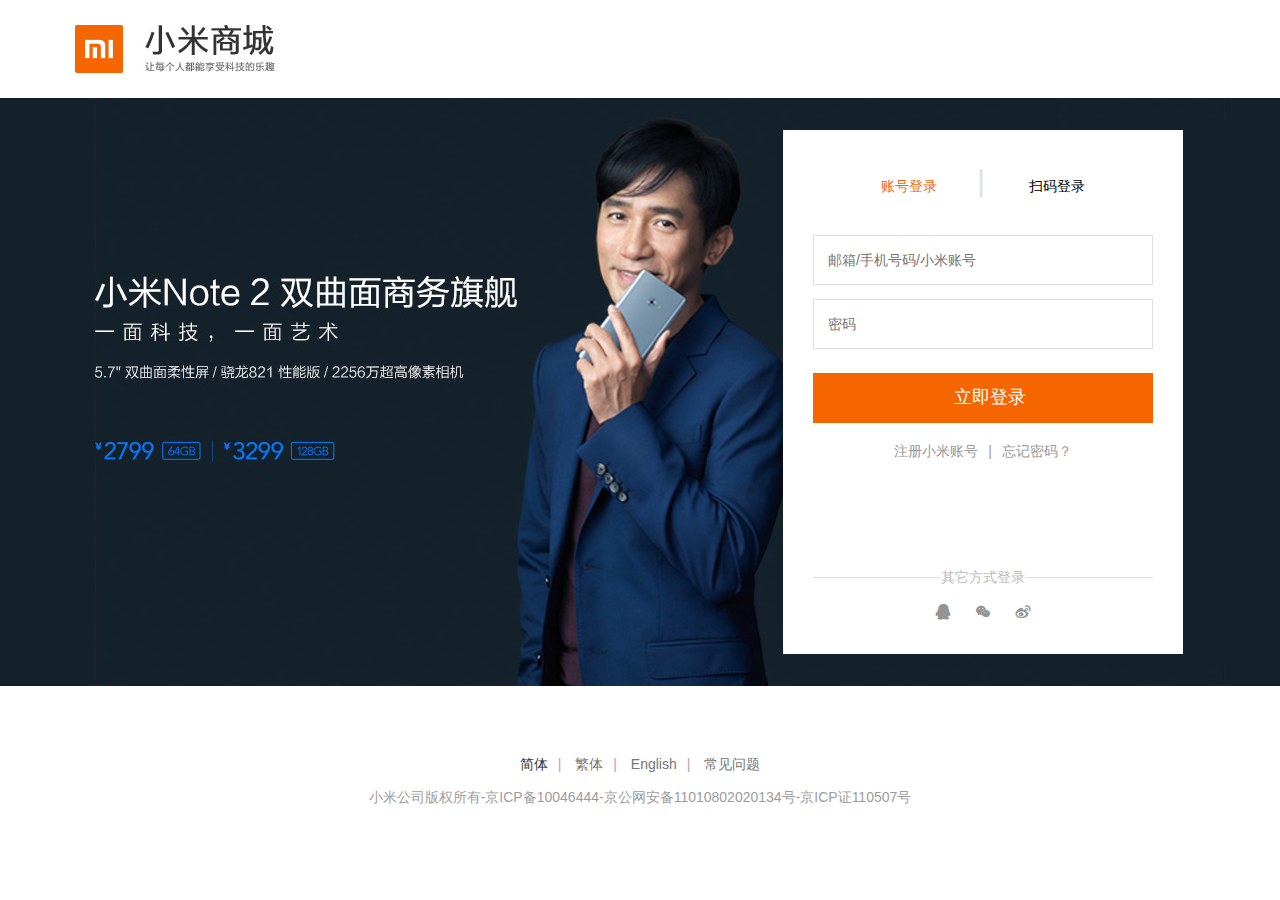
<file: login.html>
<!DOCTYPE html>
<html>
<head>
<meta charset="utf-8">
<meta http-equiv="X-UA-Compatible" content="IE=edge,chrome=1">
<title>小米账号--登录</title>
<meta name="description" content="小米商城直营小米公司旗下所有产品，囊括小米手机系列小米MIX、小米Note 2，红米手机系列红米Note 4、红米4，智能硬件，配件及小米生活周边，同时提供小米客户服务及售后支持。">
<meta name="keywords" content="小米,小米5s,红米Note4,小米MIX,小米商城">
<link rel="shortcut icon" href="bitbug_favicon.ico" /> 
<link href="css/common.css" rel="stylesheet">
<link href="css/login.css" rel="stylesheet">
<link href="css/iconfont.css" rel="stylesheet">
</head>
<body>
    <div class="logo wrap_c"></div>
    <div class="main-wrap">
        <div class="main wrap_c">
            <div class="login-box">
                <div class="title t_c">
                    <a href="javascript:void(0);" class="j-title title_24 title-act">账号登录</a><span class="sep">|</span>
                    <a href="javascript:void(0);" class="j-title title_24">扫码登录</a>
                </div>
                <div class="content">
                    <div class="login-area">
                        <form action="#" method="post">
                            <div class="inputbg">
                                <input type="text" class="login-inp j-loginInp" placeholder="邮箱/手机号码/小米账号">
                            </div>
                            <div class="inputbg">
                                <input type="password" class="login-inp j-loginInp" placeholder="密码">
                            </div>
                            <p class="err-info"><i class="iconfont">&#xe61b;</i>用户名或密码不正确！</p>
                            <div class="btnbg">
                                <input type="submit" class="login-inp" value="立即登录">
                            </div>
                        </form>
                    </div>
                    <div class="help t_c">
                        <a href="register.html" class="reg">注册小米账号</a><span class="sep"> | </span><a class="forget" href="#">忘记密码？</a>
                    </div>
                    <div class="other">
                        <fieldset class="other-title">
                            <legend align="center">其它方式登录</legend>
                        </fieldset>
                        <div class="way t_c">
                            <a href="#" class="qq"><i class="iconfont">&#xe607;</i></a>
                            <a href="#" class="weixin"><i class="iconfont">&#xe606;</i></a>
                            <a href="#" class="weibo"><i class="iconfont">&#xe60a;</i></a>
                        </div>
                    </div>
                </div>
                <div class="twocode t_c">
                    <img src="img/login/code.jpg" alt="" class="code-img" width="180px" height="180px">
                    <p class="text text1">使用<span class="dif-color">小米商城APP</span>扫一扫</p>
                    <p class="text text2">MIUI系统可进入「设置」-「我的小米」扫码登录</p>
                </div>
            </div>
        </div>
    </div>
    <div class="l-footer">
        <div class="foot-nav"><a class="foot-act" href="javascript:void(0)">简体</a><span class="sep">|</span>
        <a href="javascript:void(0)">繁体</a><span class="sep">|</span>
        <a href="javascript:void(0)">English</a><span class="sep">|</span>
        <a href="#">常见问题</a></div>
        <p class="copyright">小米公司版权所有-<a href="#">京ICP备10046444-京公网安备11010802020134号</a>-京ICP证110507号</p>
    </div>
    <script type="text/javascript" src="js/jquery-1.9.1.min.js"></script>
    <script type="text/javascript">
    $(function(){
        $(".j-title").click(function(){
            $(".j-title").removeClass("title-act");
            $(this).addClass("title-act");
        });
        $(".j-title").eq(0).click(function(){
            $(".content").show();
            $(".twocode").hide();
        });
        $(".j-title").eq(1).click(function(){
            $(".twocode").show();
            $(".content").hide();
        });
        $(".j-loginInp").on("keyup",function(){
            $(".err-info").hide();
        });
    });
    </script>
</body>
</html>
</file>
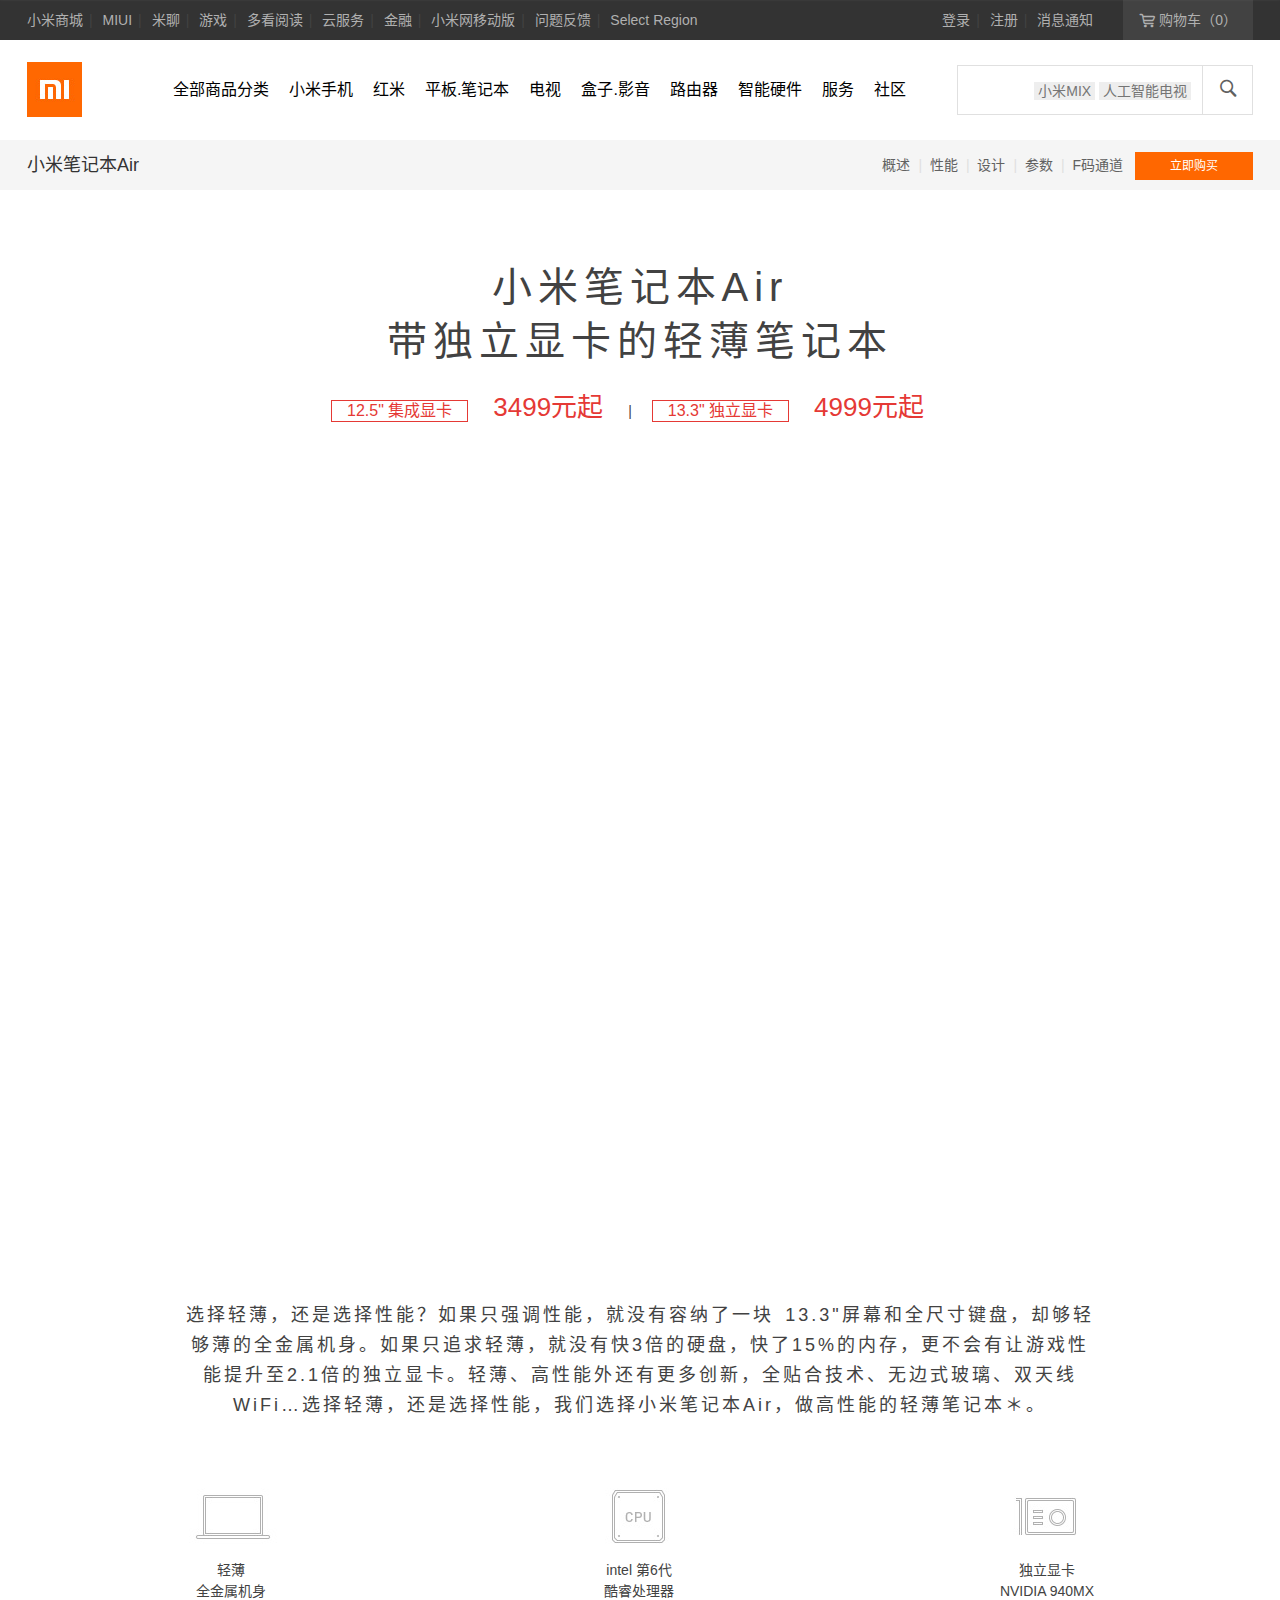
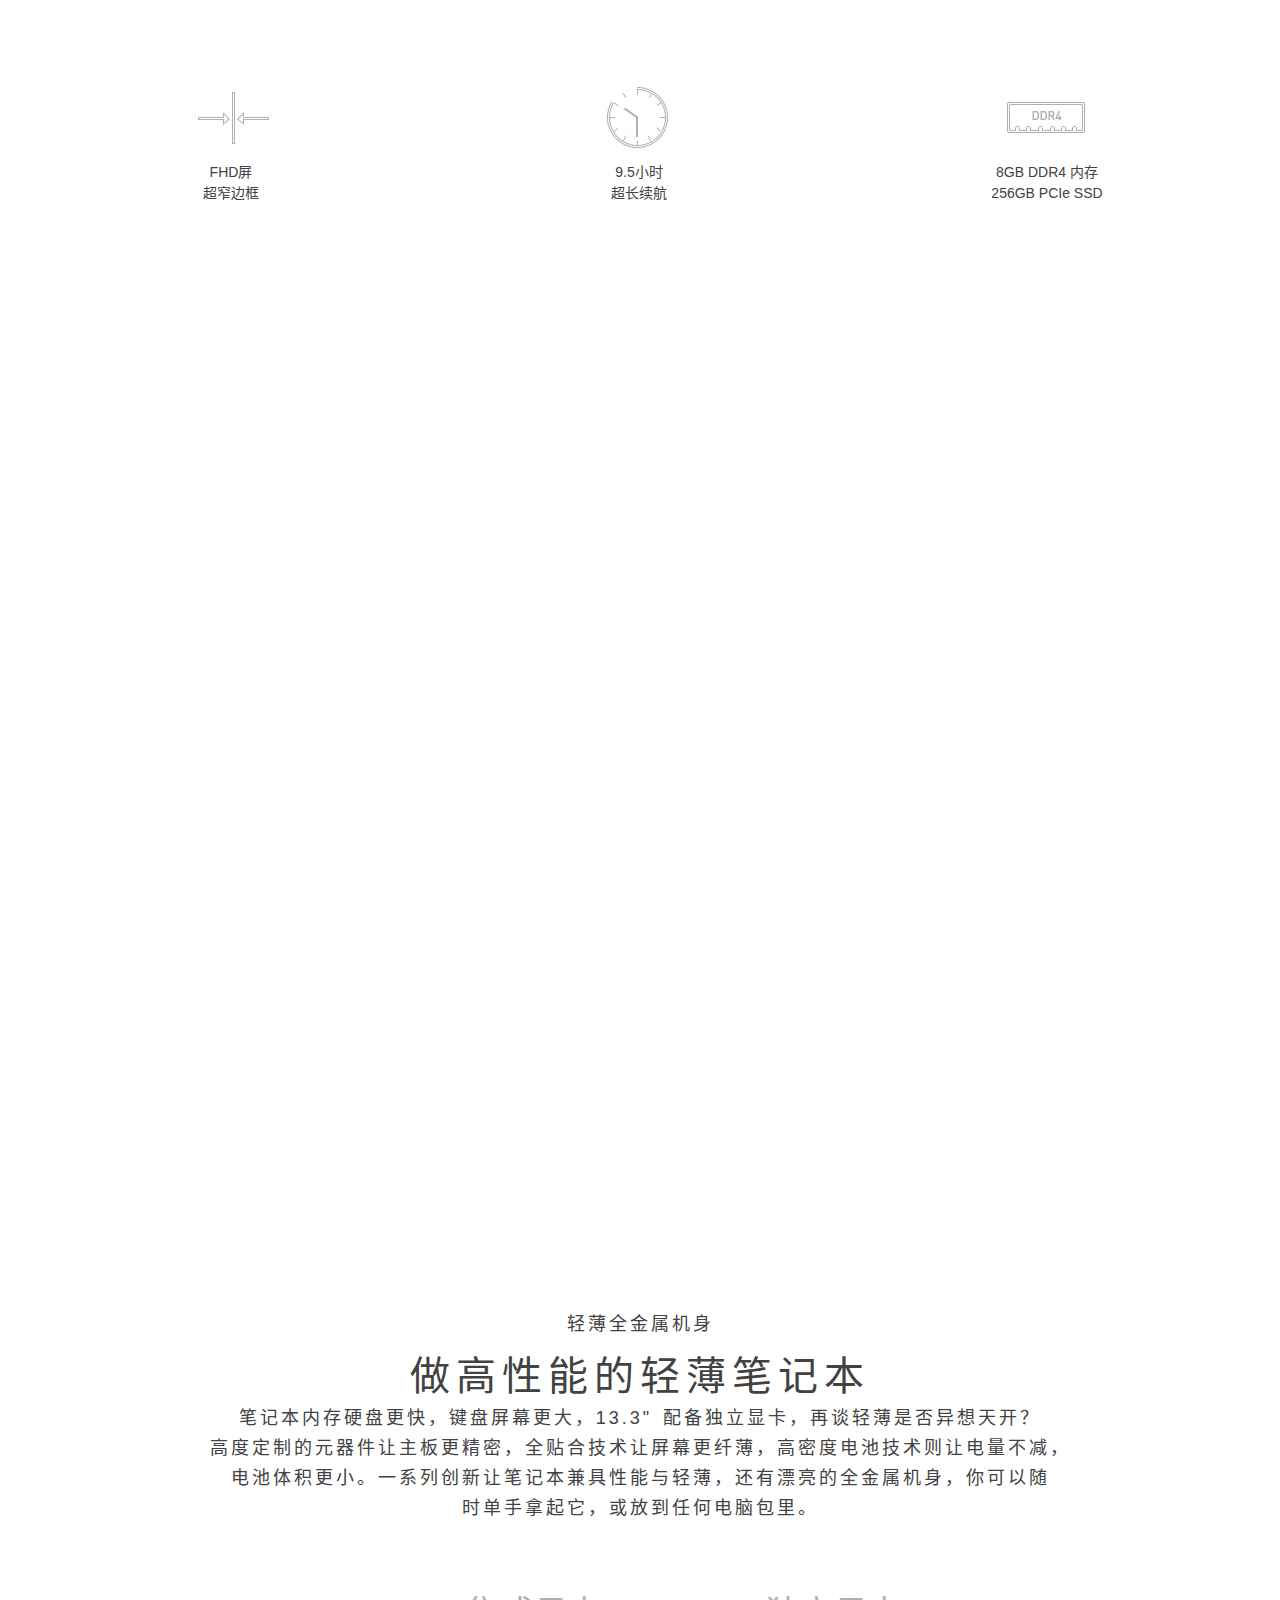
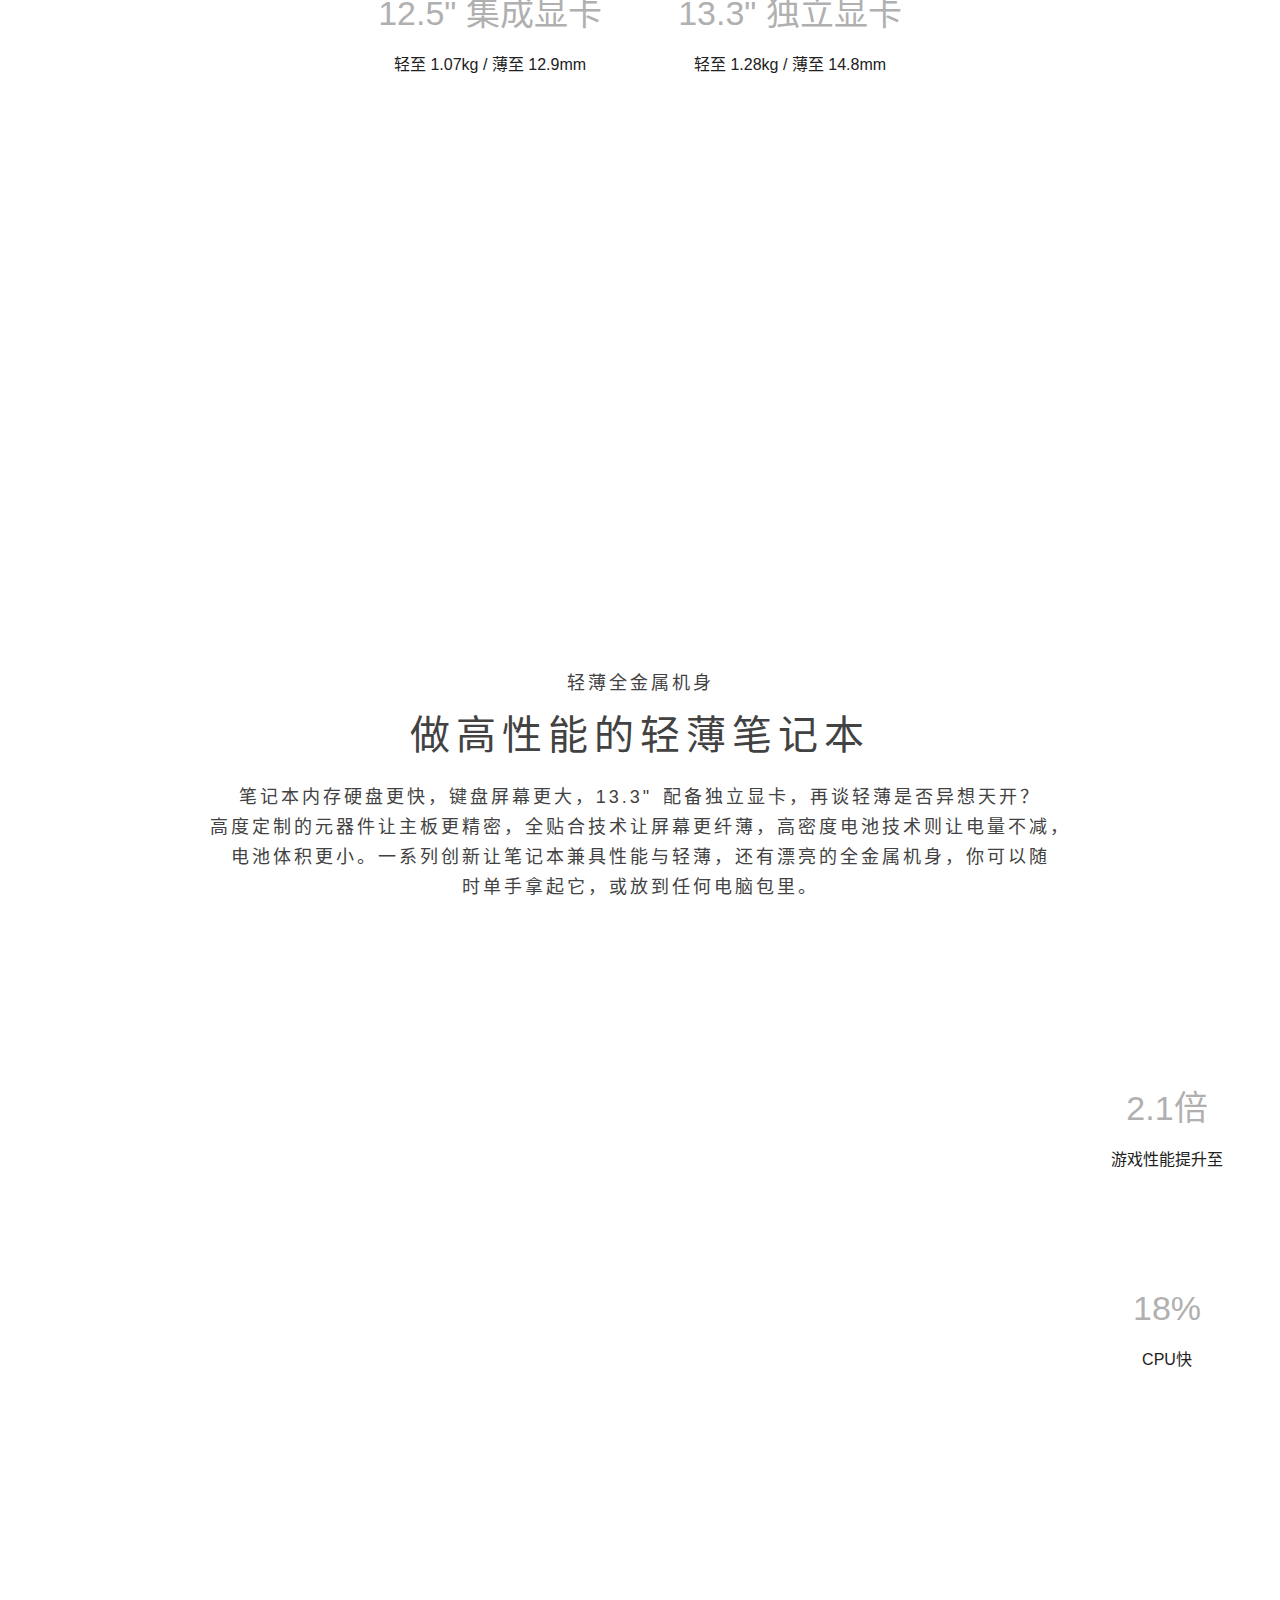
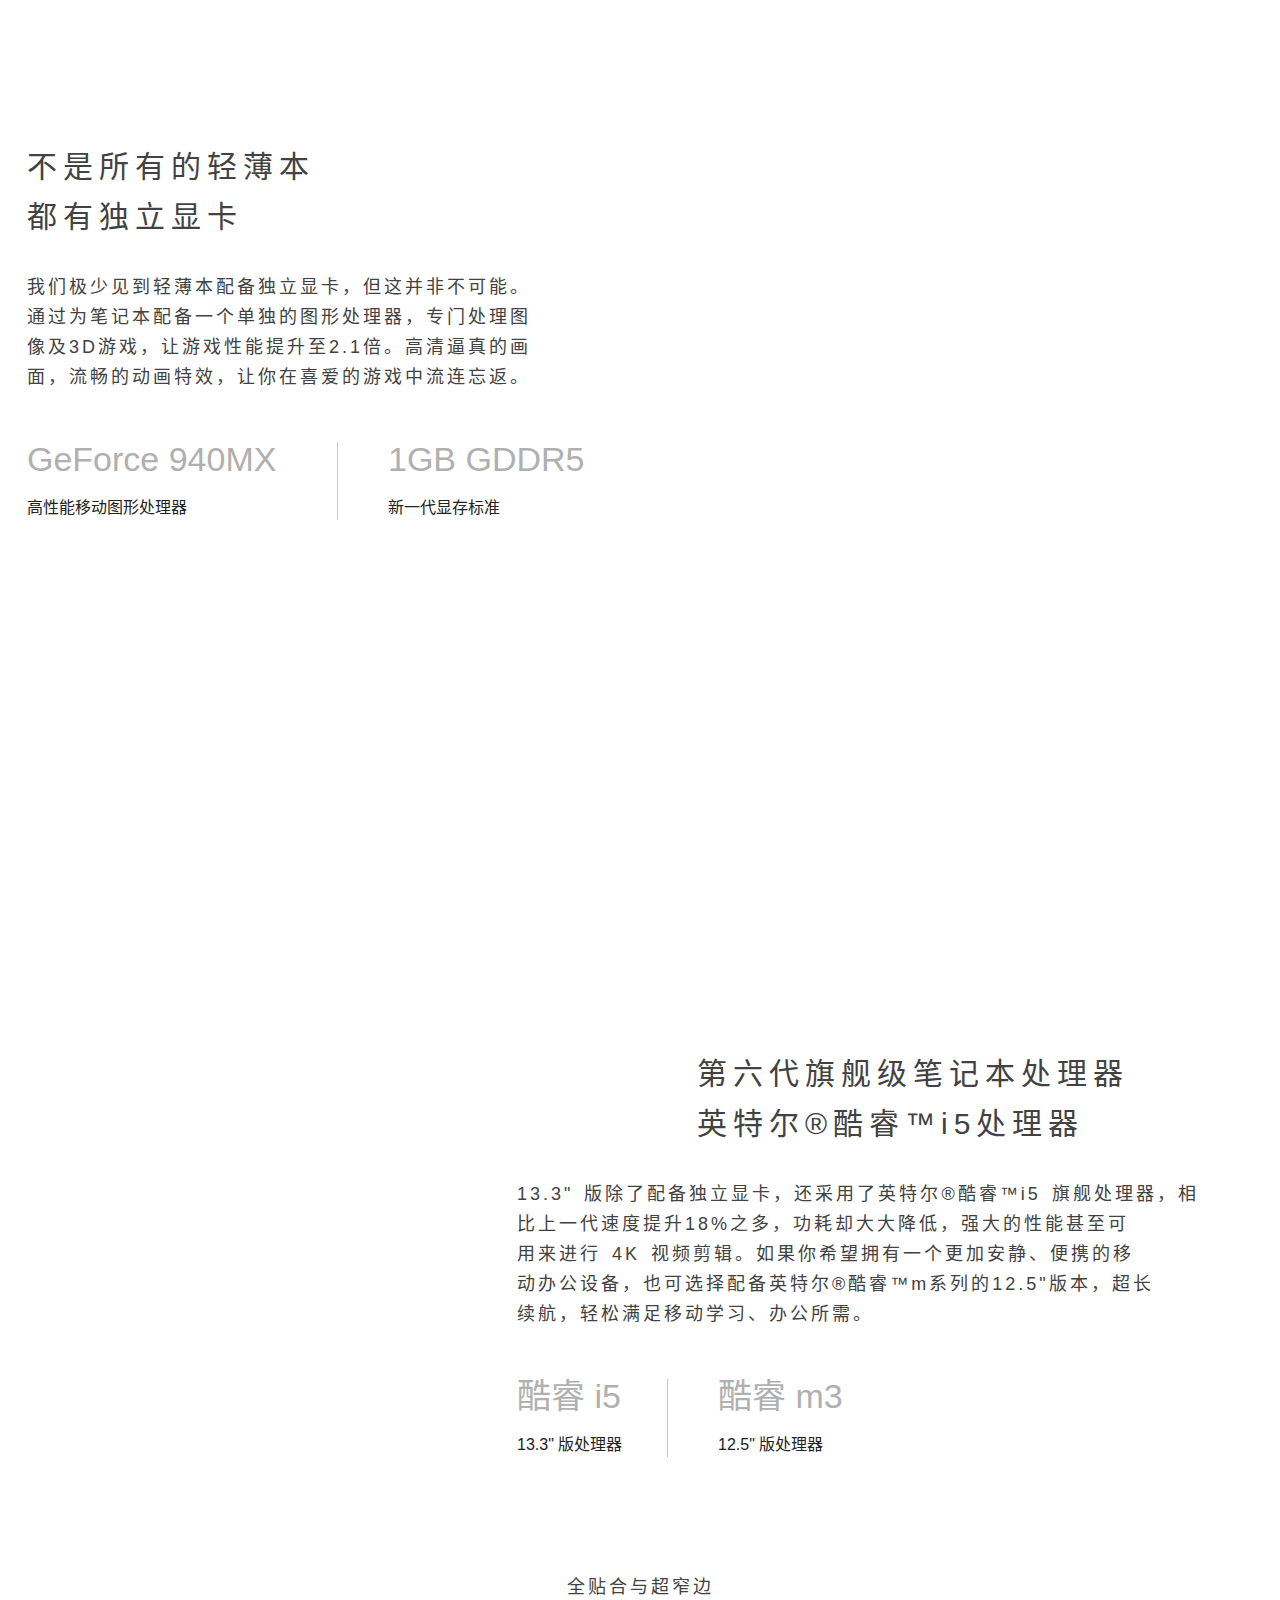
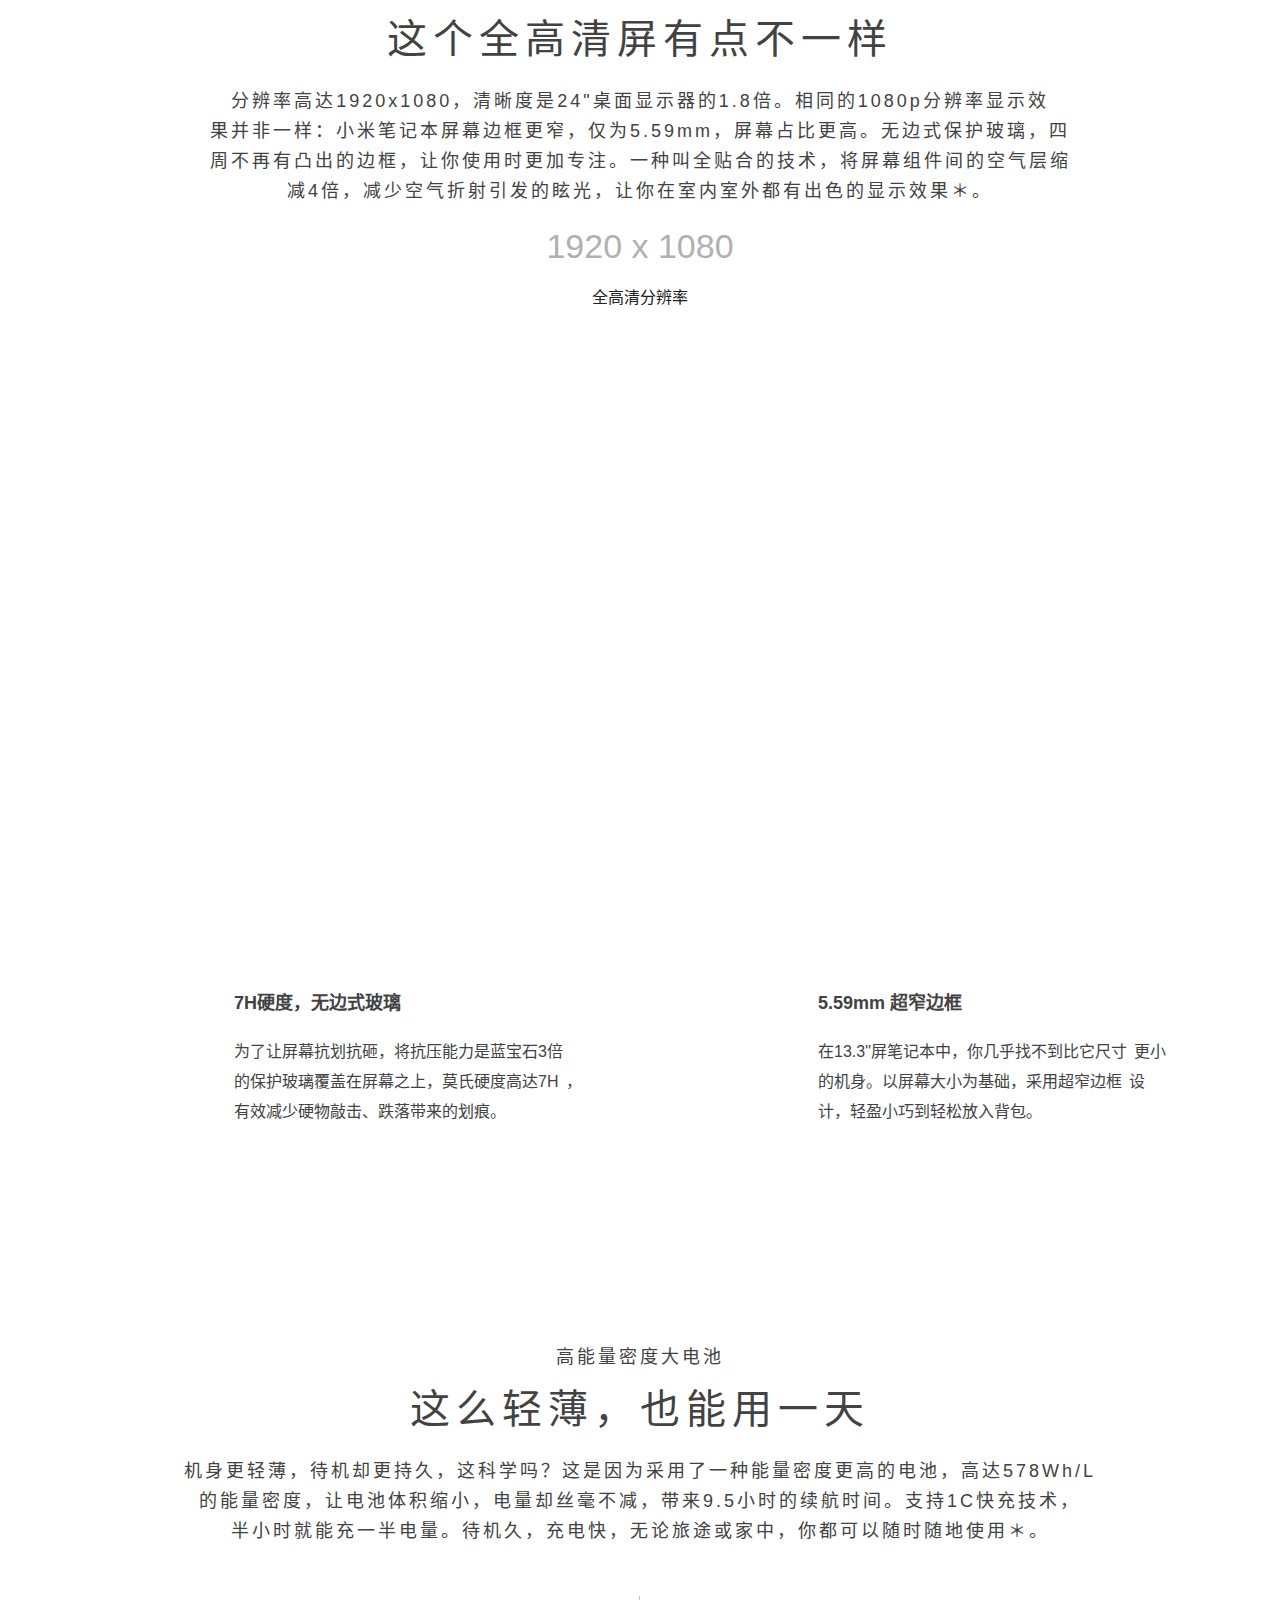
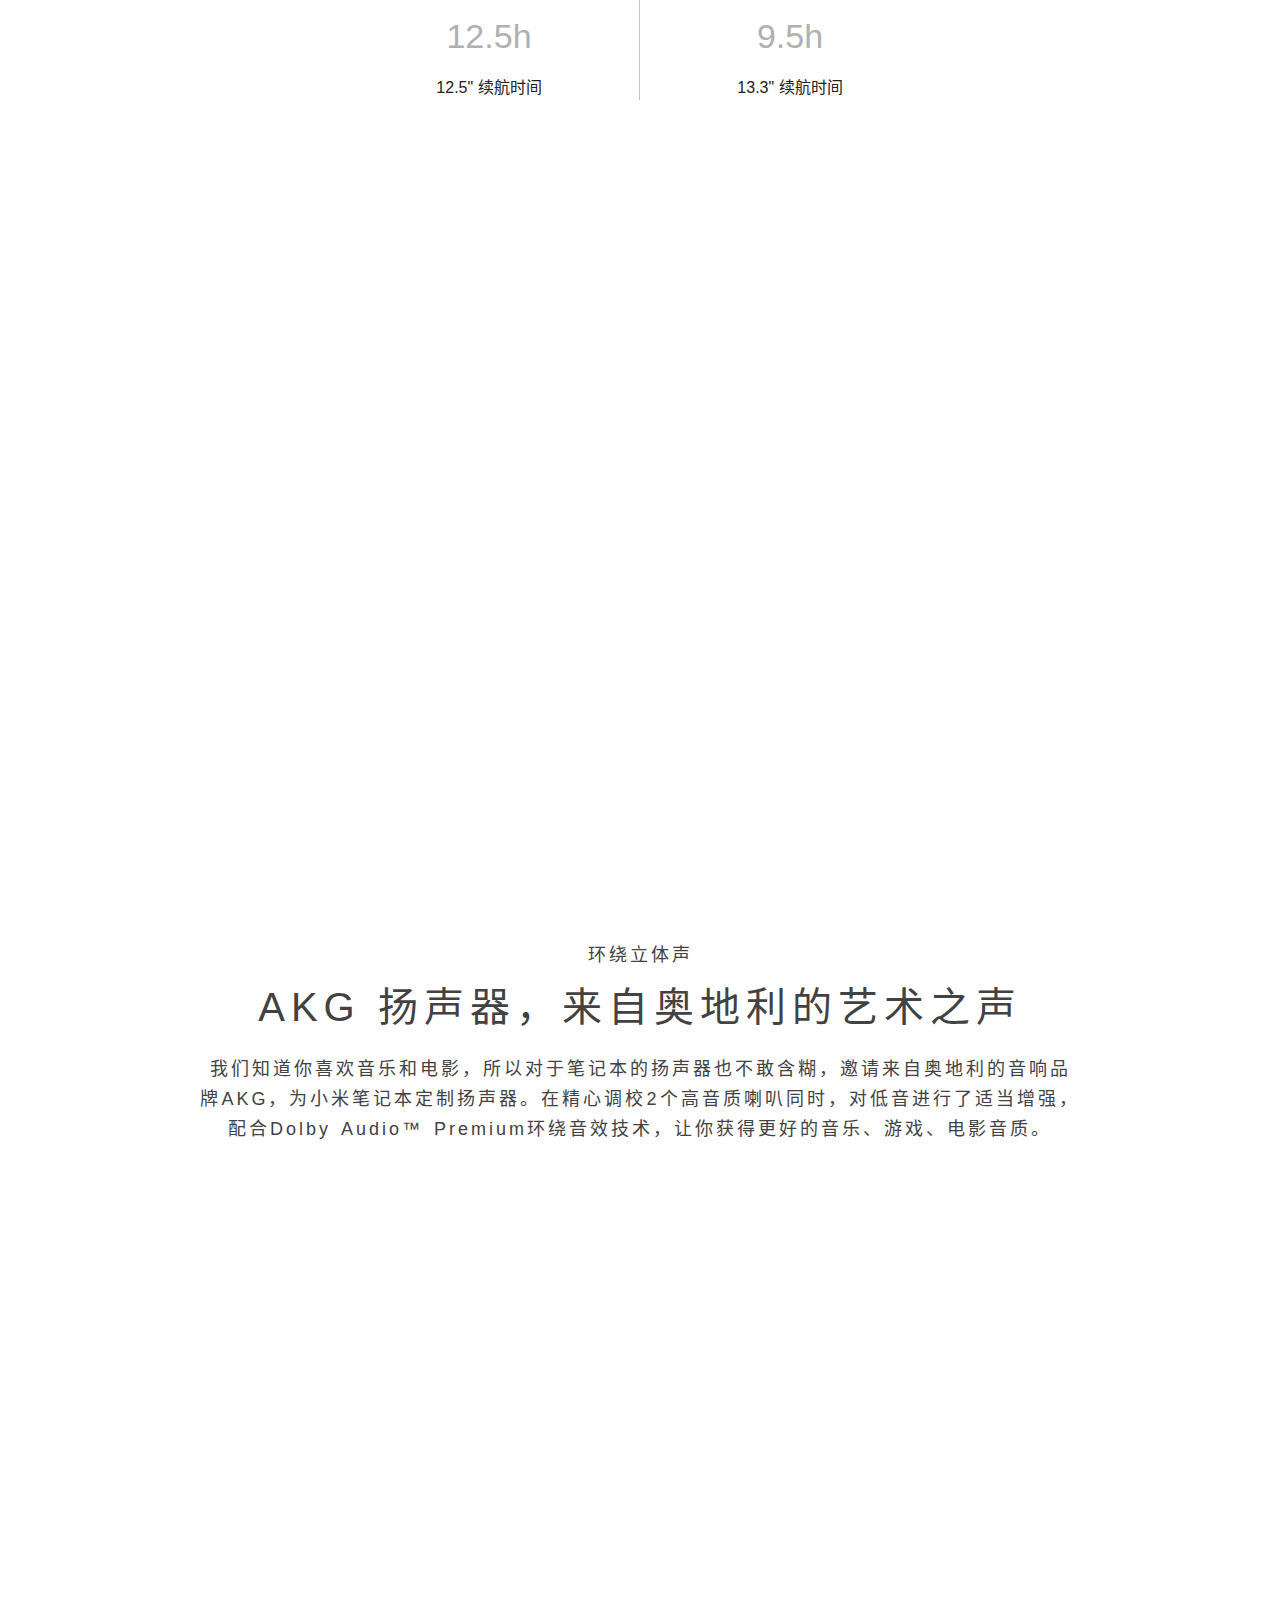
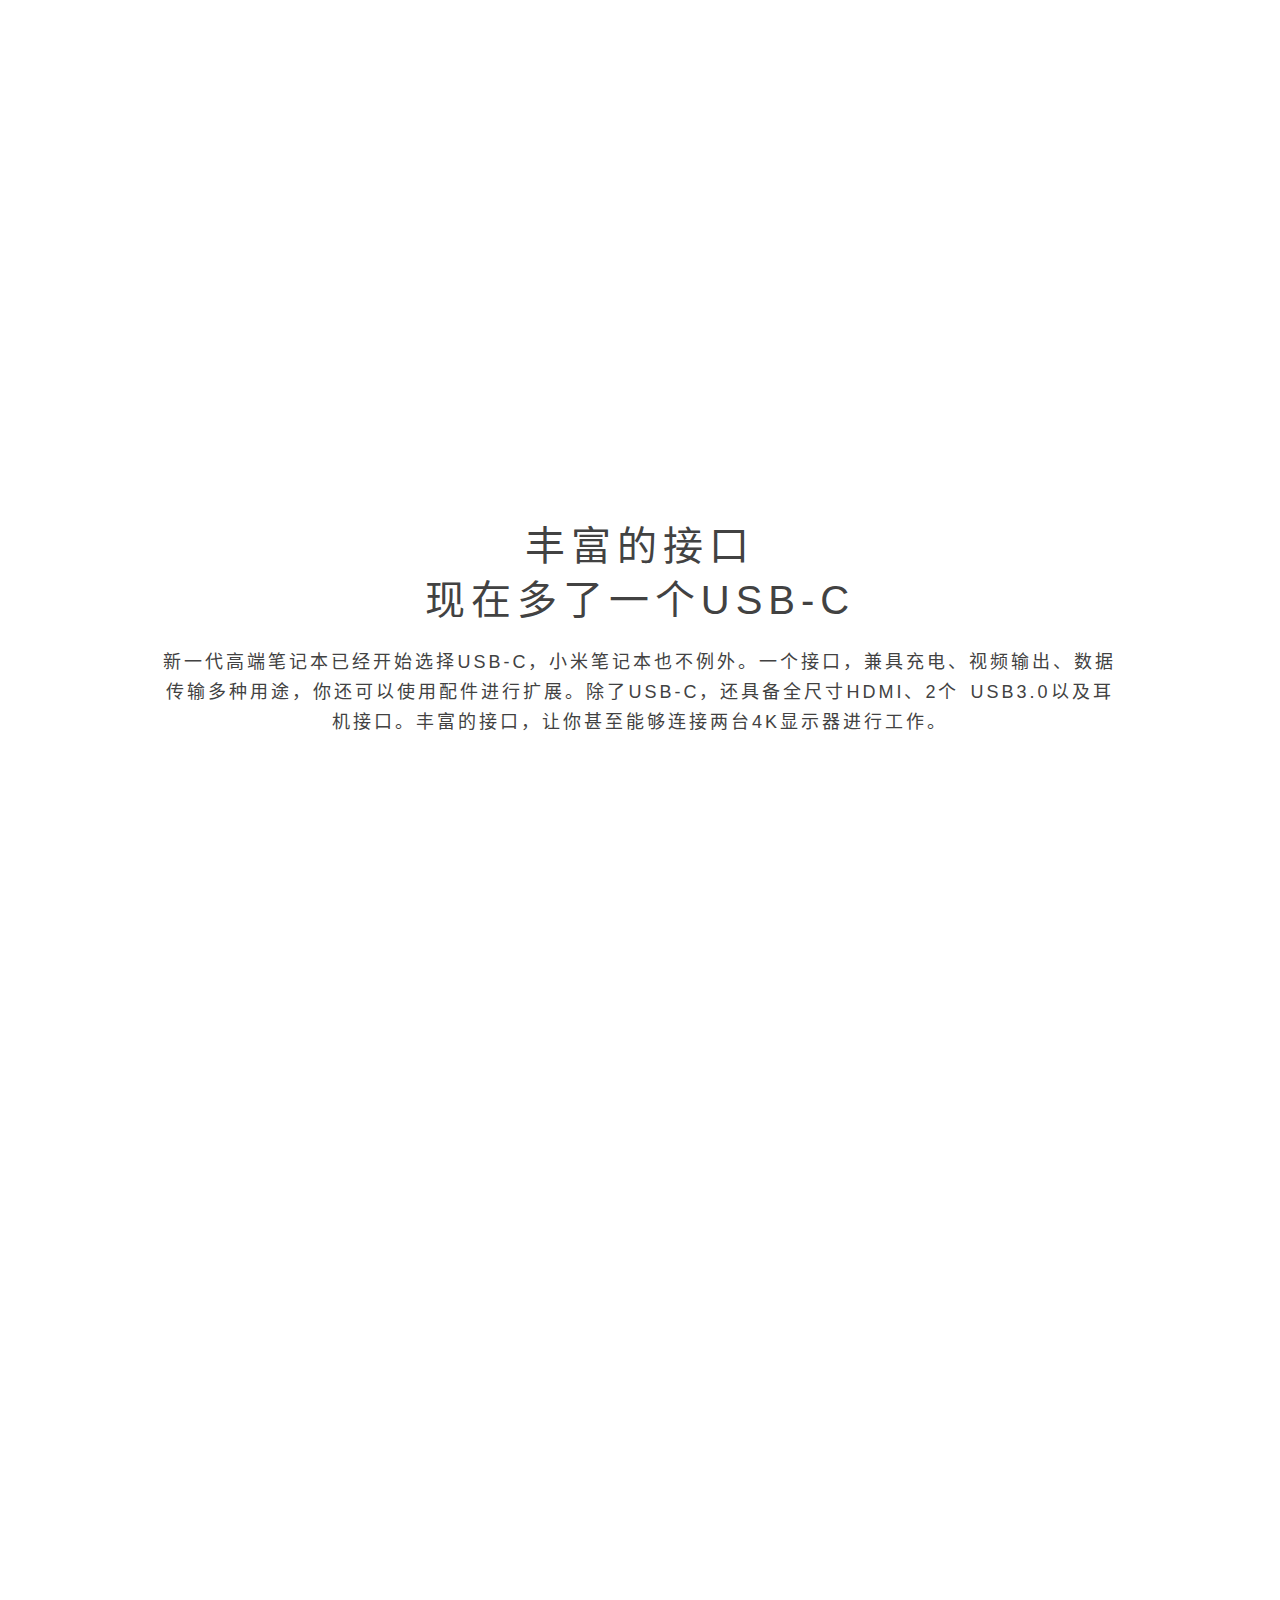
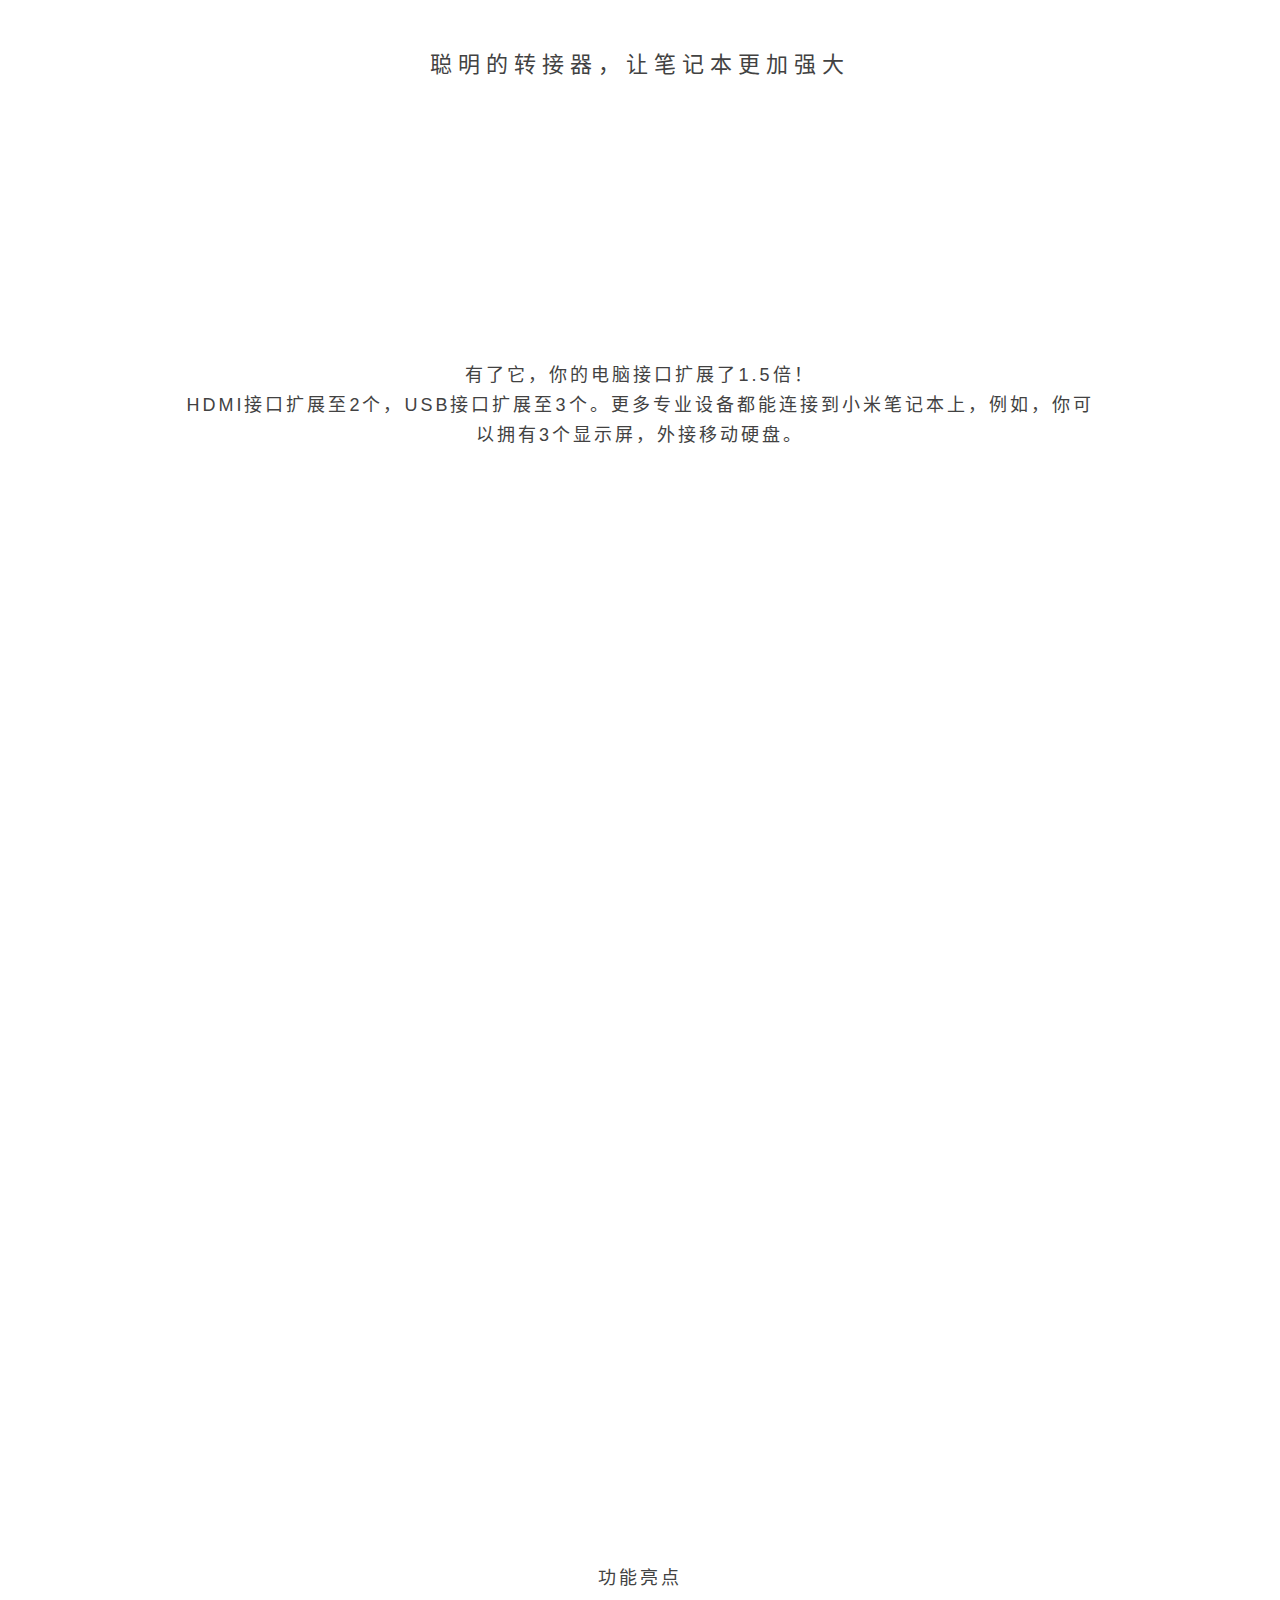
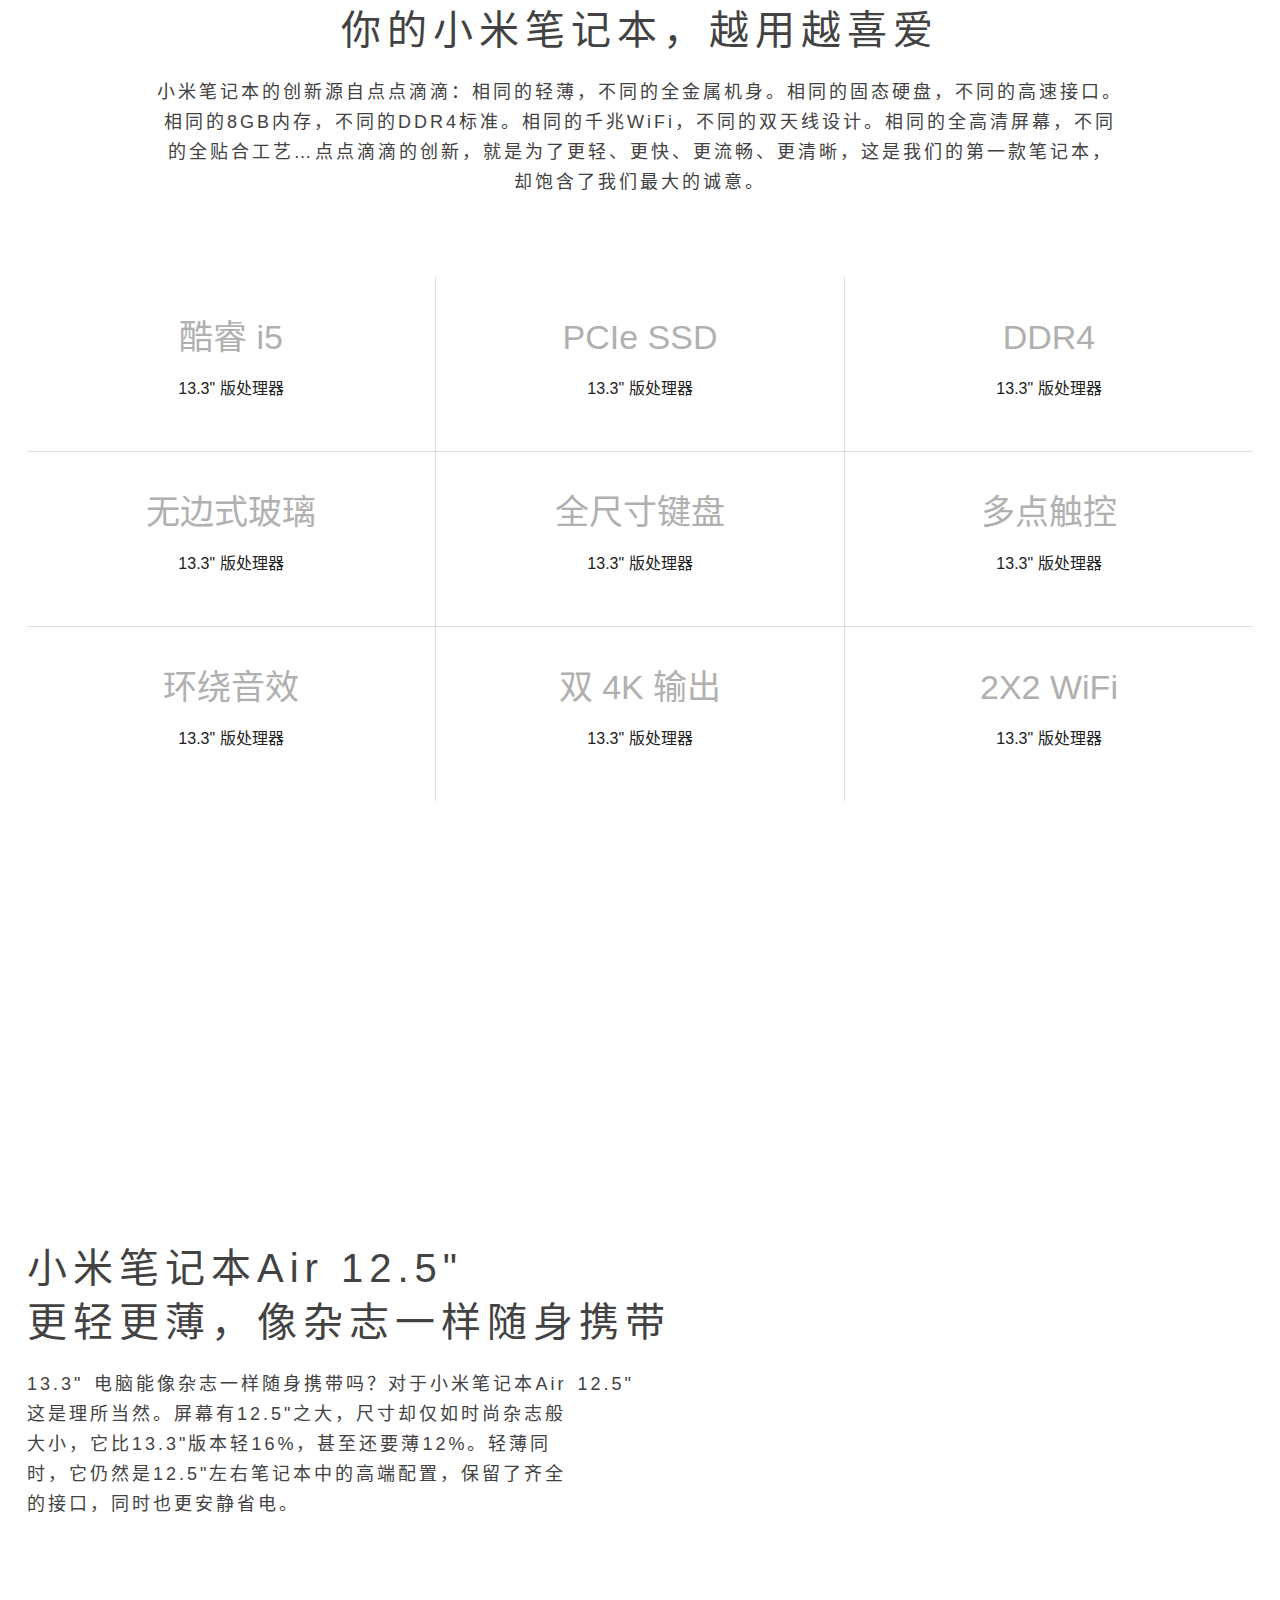
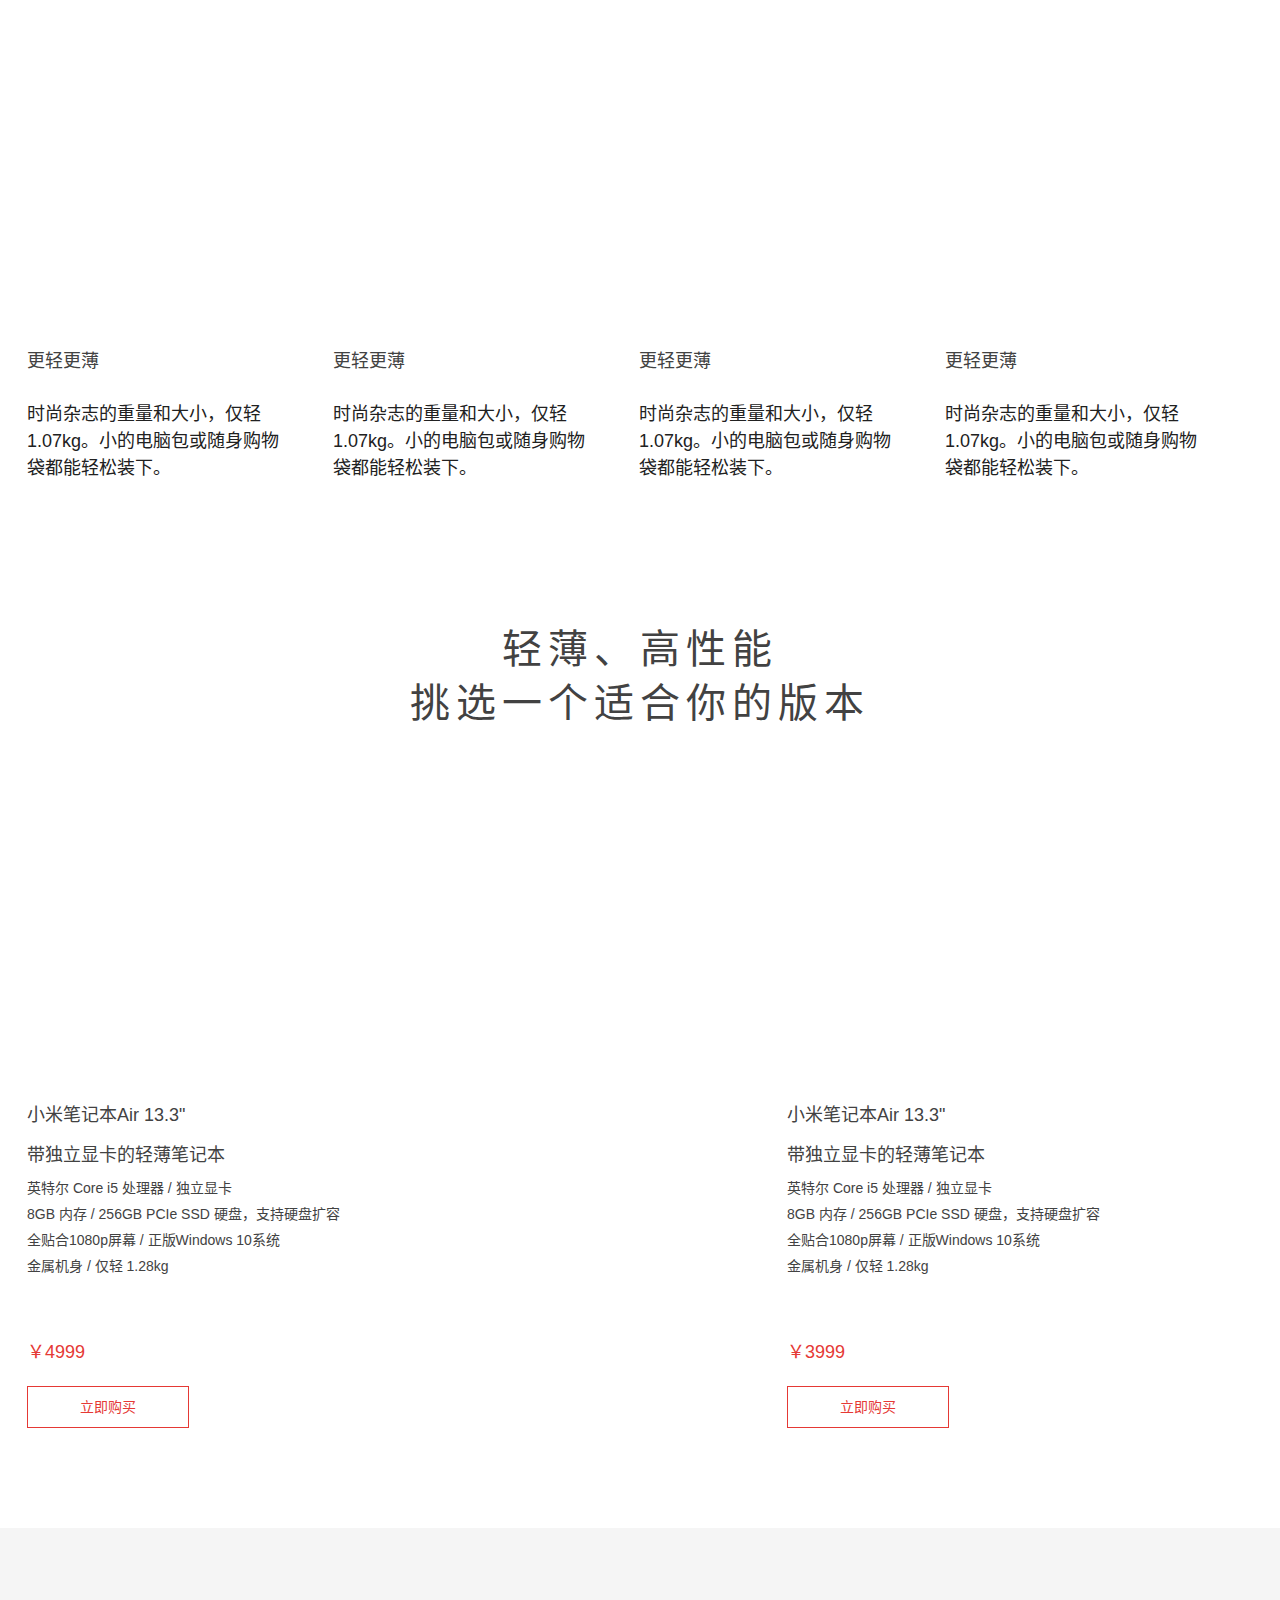
<file: mibookair.html>
<!DOCTYPE html>
<html xml:lang="zh-CN" lang="zh-CN">
<head>
<meta charset="utf-8">
<meta http-equiv="X-UA-Compatible" content="IE=edge,chrome=1">
<title>小米笔记本</title>
<meta name="description" content="小米商城直营小米公司旗下所有产品，囊括小米手机系列小米MIX、小米Note 2，红米手机系列红米Note 4、红米4，智能硬件，配件及小米生活周边，同时提供小米客户服务及售后支持。">
<meta name="keywords" content="小米,小米5s,红米Note4,小米MIX,小米商城">
<link rel="shortcut icon" href="bitbug_favicon.ico" /> 
<link href="css/common.css" rel="stylesheet">
<link href="css/iconfont.css" rel="stylesheet">
<link href="css/bookair.css" rel="stylesheet">
<style type="text/css">
</style>
<script type="text/javascript" src="js/jquery-1.9.1.min.js"></script>
<script type="text/javascript" src="js/common.js"></script>
<script type="text/javascript" src="js/bookair.js"></script>
</head>
<body>
		<div class="topbar">
    	<div class="container">
    		<div class="topbar-nav">
    			<a class="topbar-link" href="#">小米商城</a><span class="sep">|</span>
    			<a class="topbar-link" href="#">MIUI</a><span class="sep">|</span>
    			<a class="topbar-link" href="#">米聊</a><span class="sep">|</span>
    			<a class="topbar-link" href="#">游戏</a><span class="sep">|</span>
    			<a class="topbar-link" href="#">多看阅读</a><span class="sep">|</span>
    			<a class="topbar-link" href="#">云服务</a><span class="sep">|</span>
    			<a class="topbar-link" href="#">金融</a><span class="sep">|</span>
    			<a class="topbar-link" href="#">小米网移动版</a><span class="sep">|</span>
    			<a class="topbar-link" href="#">问题反馈</a><span class="sep">|</span>
    			<a class="topbar-link" href="#">Select Region</a>
    		</div>
    		<div class="topbar-cart">
				<a href="#" id="j-topbarCartLink" class="topbar-link"><i class="iconfont">&#xe600;</i>购物车（<span class="j-topbarCartNum topbar-cart-num">0</span>）</a>
				<div id="j-topbarCartList" class="topbar-cart-list">
					<div class="cart-no-product">
						购物车中还没有商品，赶紧选购吧！
					</div>
				</div>
    		</div>
    		<div id="j-userInfo" class="topbar-user">
    			<a href="login.html" class="topbar-link">登录</a><span class="sep">|</span>
    			<a href="register.html" class="topbar-link">注册</a><span class="sep">|</span>
    			<a href="#" class="topbar-link">消息通知</a>   
    		</div>
    	</div>
    </div>
    <div class="header-wrap">
    	<div class="child-list-wrap"></div>
	    <div class="header wrap_c">
			<div class="head-logo">
				<a href="#" class="head-logo-link"></a>
			</div>
			<div class="head-nav">
				<ul class="nav-list clearfix">
					<li class="nav-item"><a href="#" class="nav-link j-noShow j-showBannerNav">全部商品分类</a></li>
					<li class="nav-item">
						<a href="#" class="nav-link j-nav-link">小米手机</a>
						<div class="child-nav">
							<ul class="child-list clearfix  wrap_c">
								<li class="child-item">
									<a href="#" class="child-figure-link"><img src="img/index/phone0.jpg" alt="小米5s" width="106px" height="126px"></a>
									<a href="#" class="title">小米5s</a>
									<p class="price">1299元起</p>
								</li>
								<li class="child-item">
									<a href="#" class="child-figure-link"><img src="img/index/phone0.jpg" alt="小米5s" width="106px" height="126px"></a>
									<a href="#" class="title">小米5s</a>
									<p class="price">1299元起</p>
								</li>
								<li class="child-item">
									<a href="#" class="child-figure-link"><img src="img/index/phone0.jpg" alt="小米5s" width="106px" height="126px"></a>
									<a href="#" class="title">小米5s</a>
									<p class="price">1299元起</p>
								</li>
								<li class="child-item">
									<a href="#" class="child-figure-link"><img src="img/index/phone0.jpg" alt="小米5s" width="106px" height="126px"></a>
									<a href="#" class="title">小米5s</a>
									<p class="price">1299元起</p>
								</li>
								<li class="child-item">
									<a href="#" class="child-figure-link"><img src="img/index/phone0.jpg" alt="小米5s" width="106px" height="126px"></a>
									<a href="#" class="title">小米5s</a>
									<p class="price">1299元起</p>
								</li>
								<li class="child-item">
									<a href="#" class="child-figure-link"><img src="img/index/phone0.jpg" alt="小米5s" width="106px" height="126px"></a>
									<a href="#" class="title">小米5s</a>
									<p class="price">1299元起</p>
								</li>
							</ul>
						</div>
					</li>
					<li class="nav-item">
						<a href="#" class="nav-link j-nav-link">红米</a>
						<div class="child-nav">
							<ul class="child-list clearfix  wrap_c">
								<li class="child-item">
									<a href="#" class="child-figure-link"><img src="img/index/phone1.jpg" alt="小米5s" width="106px" height="126px"></a>
									<a href="#" class="title">小米5s</a>
									<p class="price">1299元起</p>
								</li>
								<li class="child-item">
									<a href="#" class="child-figure-link"><img src="img/index/phone1.jpg" alt="小米5s" width="106px" height="126px"></a>
									<a href="#" class="title">小米5s</a>
									<p class="price">1299元起</p>
								</li>
								<li class="child-item">
									<a href="#" class="child-figure-link"><img src="img/index/phone1.jpg" alt="小米5s" width="106px" height="126px"></a>
									<a href="#" class="title">小米5s</a>
									<p class="price">1299元起</p>
								</li>
								<li class="child-item">
									<a href="#" class="child-figure-link"><img src="img/index/phone1.jpg" alt="小米5s" width="106px" height="126px"></a>
									<a href="#" class="title">小米5s</a>
									<p class="price">1299元起</p>
								</li>
								<li class="child-item">
									<a href="#" class="child-figure-link"><img src="img/index/phone1.jpg" alt="小米5s" width="106px" height="126px"></a>
									<a href="#" class="title">小米5s</a>
									<p class="price">1299元起</p>
								</li>
								<li class="child-item">
									<a href="#" class="child-figure-link"><img src="img/index/phone1.jpg" alt="小米5s" width="106px" height="126px"></a>
									<a href="#" class="title">小米5s</a>
									<p class="price">1299元起</p>
								</li>
							</ul>
						</div>
					</li>
					<li class="nav-item">
						<a href="#" class="nav-link j-nav-link">平板.笔记本</a>
						<div class="child-nav">
							<ul class="child-list clearfix  wrap_c">
								<li class="child-item">
									<a href="#" class="child-figure-link"><img src="img/index/pad0.jpg" alt="小米5s" width="106px" height="126px"></a>
									<a href="#" class="title">小米5s</a>
									<p class="price">1299元起</p>
								</li>
								<li class="child-item">
									<a href="#" class="child-figure-link"><img src="img/index/pad0.jpg" alt="小米5s" width="106px" height="126px"></a>
									<a href="#" class="title">小米5s</a>
									<p class="price">1299元起</p>
								</li>
								<li class="child-item">
									<a href="#" class="child-figure-link"><img src="img/index/pad0.jpg" alt="小米5s" width="106px" height="126px"></a>
									<a href="#" class="title">小米5s</a>
									<p class="price">1299元起</p>
								</li>
								<li class="child-item">
									<a href="#" class="child-figure-link"><img src="img/index/pad0.jpg" alt="小米5s" width="106px" height="126px"></a>
									<a href="#" class="title">小米5s</a>
									<p class="price">1299元起</p>
								</li>
								<li class="child-item">
									<a href="#" class="child-figure-link"><img src="img/index/pad0.jpg" alt="小米5s" width="106px" height="126px"></a>
									<a href="#" class="title">小米5s</a>
									<p class="price">1299元起</p>
								</li>
								<li class="child-item">
									<a href="#" class="child-figure-link"><img src="img/index/pad0.jpg" alt="小米5s" width="106px" height="126px"></a>
									<a href="#" class="title">小米5s</a>
									<p class="price">1299元起</p>
								</li>
							</ul>
						</div>
					</li>
					<li class="nav-item">
						<a href="#" class="nav-link j-nav-link">电视</a>
						<div class="child-nav">
							<ul class="child-list clearfix  wrap_c">
								<li class="child-item">
									<a href="#" class="child-figure-link"><img src="img/index/phone0.jpg" alt="小米5s" width="106px" height="126px"></a>
									<a href="#" class="title">小米5s</a>
									<p class="price">1299元起</p>
								</li>
								<li class="child-item">
									<a href="#" class="child-figure-link"><img src="img/index/phone0.jpg" alt="小米5s" width="106px" height="126px"></a>
									<a href="#" class="title">小米5s</a>
									<p class="price">1299元起</p>
								</li>
								<li class="child-item">
									<a href="#" class="child-figure-link"><img src="img/index/phone0.jpg" alt="小米5s" width="106px" height="126px"></a>
									<a href="#" class="title">小米5s</a>
									<p class="price">1299元起</p>
								</li>
								<li class="child-item">
									<a href="#" class="child-figure-link"><img src="img/index/phone0.jpg" alt="小米5s" width="106px" height="126px"></a>
									<a href="#" class="title">小米5s</a>
									<p class="price">1299元起</p>
								</li>
								<li class="child-item">
									<a href="#" class="child-figure-link"><img src="img/index/phone0.jpg" alt="小米5s" width="106px" height="126px"></a>
									<a href="#" class="title">小米5s</a>
									<p class="price">1299元起</p>
								</li>
								<li class="child-item">
									<a href="#" class="child-figure-link"><img src="img/index/phone0.jpg" alt="小米5s" width="106px" height="126px"></a>
									<a href="#" class="title">小米5s</a>
									<p class="price">1299元起</p>
								</li>
							</ul>
						</div>
					</li>
					<li class="nav-item">
						<a href="#" class="nav-link j-nav-link">盒子.影音</a>
						<div class="child-nav">
							<ul class="child-list clearfix  wrap_c">
								<li class="child-item">
									<a href="#" class="child-figure-link"><img src="img/index/phone1.jpg" alt="小米5s" width="106px" height="126px"></a>
									<a href="#" class="title">小米5s</a>
									<p class="price">1299元起</p>
								</li>
								<li class="child-item">
									<a href="#" class="child-figure-link"><img src="img/index/phone1.jpg" alt="小米5s" width="106px" height="126px"></a>
									<a href="#" class="title">小米5s</a>
									<p class="price">1299元起</p>
								</li>
								<li class="child-item">
									<a href="#" class="child-figure-link"><img src="img/index/phone1.jpg" alt="小米5s" width="106px" height="126px"></a>
									<a href="#" class="title">小米5s</a>
									<p class="price">1299元起</p>
								</li>
								<li class="child-item">
									<a href="#" class="child-figure-link"><img src="img/index/phone1.jpg" alt="小米5s" width="106px" height="126px"></a>
									<a href="#" class="title">小米5s</a>
									<p class="price">1299元起</p>
								</li>
								<li class="child-item">
									<a href="#" class="child-figure-link"><img src="img/index/phone1.jpg" alt="小米5s" width="106px" height="126px"></a>
									<a href="#" class="title">小米5s</a>
									<p class="price">1299元起</p>
								</li>
								<li class="child-item">
									<a href="#" class="child-figure-link"><img src="img/index/phone1.jpg" alt="小米5s" width="106px" height="126px"></a>
									<a href="#" class="title">小米5s</a>
									<p class="price">1299元起</p>
								</li>
							</ul>
						</div>
					</li>
					<li class="nav-item">
						<a href="#" class="nav-link j-nav-link">路由器</a>
						<div class="child-nav">
							<ul class="child-list clearfix  wrap_c">
								<li class="child-item">
									<a href="#" class="child-figure-link"><img src="img/index/pad0.jpg" alt="小米5s" width="106px" height="126px"></a>
									<a href="#" class="title">小米5s</a>
									<p class="price">1299元起</p>
								</li>
								<li class="child-item">
									<a href="#" class="child-figure-link"><img src="img/index/pad0.jpg" alt="小米5s" width="106px" height="126px"></a>
									<a href="#" class="title">小米5s</a>
									<p class="price">1299元起</p>
								</li>
								<li class="child-item">
									<a href="#" class="child-figure-link"><img src="img/index/pad0.jpg" alt="小米5s" width="106px" height="126px"></a>
									<a href="#" class="title">小米5s</a>
									<p class="price">1299元起</p>
								</li>
								<li class="child-item">
									<a href="#" class="child-figure-link"><img src="img/index/pad0.jpg" alt="小米5s" width="106px" height="126px"></a>
									<a href="#" class="title">小米5s</a>
									<p class="price">1299元起</p>
								</li>
								<li class="child-item">
									<a href="#" class="child-figure-link"><img src="img/index/pad0.jpg" alt="小米5s" width="106px" height="126px"></a>
									<a href="#" class="title">小米5s</a>
									<p class="price">1299元起</p>
								</li>
								<li class="child-item">
									<a href="#" class="child-figure-link"><img src="img/index/pad0.jpg" alt="小米5s" width="106px" height="126px"></a>
									<a href="#" class="title">小米5s</a>
									<p class="price">1299元起</p>
								</li>
							</ul>
						</div>
					</li>
					<li class="nav-item">
						<a href="#" class="nav-link j-nav-link">智能硬件</a>
						<div class="child-nav">
							<ul class="child-list clearfix  wrap_c">
								<li class="child-item">
									<a href="#" class="child-figure-link"><img src="img/index/phone0.jpg" alt="小米5s" width="106px" height="126px"></a>
									<a href="#" class="title">小米5s</a>
									<p class="price">1299元起</p>
								</li>
								<li class="child-item">
									<a href="#" class="child-figure-link"><img src="img/index/phone0.jpg" alt="小米5s" width="106px" height="126px"></a>
									<a href="#" class="title">小米5s</a>
									<p class="price">1299元起</p>
								</li>
								<li class="child-item">
									<a href="#" class="child-figure-link"><img src="img/index/phone0.jpg" alt="小米5s" width="106px" height="126px"></a>
									<a href="#" class="title">小米5s</a>
									<p class="price">1299元起</p>
								</li>
								<li class="child-item">
									<a href="#" class="child-figure-link"><img src="img/index/phone0.jpg" alt="小米5s" width="106px" height="126px"></a>
									<a href="#" class="title">小米5s</a>
									<p class="price">1299元起</p>
								</li>
								<li class="child-item">
									<a href="#" class="child-figure-link"><img src="img/index/phone0.jpg" alt="小米5s" width="106px" height="126px"></a>
									<a href="#" class="title">小米5s</a>
									<p class="price">1299元起</p>
								</li>
								<li class="child-item">
									<a href="#" class="child-figure-link"><img src="img/index/phone0.jpg" alt="小米5s" width="106px" height="126px"></a>
									<a href="#" class="title">小米5s</a>
									<p class="price">1299元起</p>
								</li>
							</ul>
						</div>
					</li>
					<li class="nav-item"><a href="#" class="nav-link j-noShow">服务</a>
					</li>
					<li class="nav-item"><a href="#" class="nav-link j-noShow">社区</a></li>
				</ul>
			</div>
			<div class="head-search">
				<form action="#" class="search-form" method="get">
					<input type="text" class="search-text">
					<input type="submit" class="search-btn" value="">
					<i class="iconfont">&#xe611;</i>
					<div class="search-hot-words">
						<a href="#" class="search-hot-link">小米MIX</a>
						<a href="#" class="search-hot-link">人工智能电视</a>
					</div>
					<div class="search-keys hide">
						<ul>
							<li class="keys-item">
								<a href="#" class="keys-link">小米5plus<em class="keys-num">约有5件</em></a>
							</li>
							<li class="keys-item">
								<a href="#" class="keys-link">小米5plus<em class="keys-num">约有5件</em></a>
							</li>
							<li class="keys-item">
								<a href="#" class="keys-link">小米5plus<em class="keys-num">约有5件</em></a>
							</li>
							<li class="keys-item">
								<a href="#" class="keys-link">小米5plus<em class="keys-num">约有5件</em></a>
							</li>
							<li class="keys-item">
								<a href="#" class="keys-link">小米5plus<em class="keys-num">约有5件</em></a>
							</li>
							<li class="keys-item">
								<a href="#" class="keys-link">小米5plus<em class="keys-num">约有5件</em></a>
							</li>
							<li class="keys-item">
								<a href="#" class="keys-link">小米5plus<em class="keys-num">约有5件</em></a>
							</li>
							<li class="keys-item">
								<a href="#" class="keys-link">小米5plus<em class="keys-num">约有5件</em></a>
							</li>
							<li class="keys-item">
								<a href="#" class="keys-link">小米5plus<em class="keys-num">约有5件</em></a>
							</li>
							<li class="keys-item">
								<a href="#" class="keys-link">小米5plus<em class="keys-num">约有5件</em></a>
							</li>
							<li class="keys-item">
								<a href="#" class="keys-link">小米5plus<em class="keys-num">约有5件</em></a>
							</li>
							<li class="keys-item">
								<a href="#" class="keys-link">小米5plus<em class="keys-num">约有5件</em></a>
							</li>
							<li class="keys-item">
								<a href="#" class="keys-link">小米5plus<em class="keys-num">约有5件</em></a>
							</li>
						</ul>
					</div>
				</form>
			</div>
	    </div>
	    <div class="banner-nav-wrap wrap_c">
		    <div class="banner-nav hide">
				<ul>
					<li class="banner-nav-item">
						<a href="phone.html" class="banner-nav-link"><span>手机 电话卡</span><i class="iconfont">&#xe688;</i></a>
						<div class="banner-nav-child hide">
							<ul>
								<li class="banner-child-item">
									<a href="#" class="banner-child-link"><span class="banner-child-left"><img src="img/index/mini.jpg" alt="小米MIX"><span class="pro-name">小米MIX</span></span><span class="pro-choose">选购</span></a>
								</li>
								<li class="banner-child-item">
									<a href="#" class="banner-child-link"><span class="banner-child-left"><img src="img/index/mini.jpg" alt="小米MIX"><span class="pro-name">小米MIX</span></span><span class="pro-choose">选购</span></a>
								</li>
								<li class="banner-child-item">
									<a href="#" class="banner-child-link"><span class="banner-child-left"><img src="img/index/mini.jpg" alt="小米MIX"><span class="pro-name">小米MIX</span></span><span class="pro-choose">选购</span></a>
								</li>
								<li class="banner-child-item">
									<a href="#" class="banner-child-link"><span class="banner-child-left"><img src="img/index/mini.jpg" alt="小米MIX"><span class="pro-name">小米MIX</span></span><span class="pro-choose">选购</span></a>
								</li>
								<li class="banner-child-item">
									<a href="#" class="banner-child-link"><span class="banner-child-left"><img src="img/index/mini.jpg" alt="小米MIX"><span class="pro-name">小米MIX</span></span><span class="pro-choose">选购</span></a>
								</li>
								<li class="banner-child-item">
									<a href="#" class="banner-child-link"><span class="banner-child-left"><img src="img/index/mini.jpg" alt="小米MIX"><span class="pro-name">小米MIX</span></span><span class="pro-choose">选购</span></a>
								</li>
							</ul>
							<ul>
								<li class="banner-child-item">
									<a href="#" class="banner-child-link"><span class="banner-child-left"><img src="img/index/mini.jpg" alt="小米MIX"><span class="pro-name">小米MIX</span></span><span class="pro-choose">选购</span></a>
								</li>
								<li class="banner-child-item">
									<a href="#" class="banner-child-link"><span class="banner-child-left"><img src="img/index/mini.jpg" alt="小米MIX"><span class="pro-name">小米MIX</span></span><span class="pro-choose">选购</span></a>
								</li>
								<li class="banner-child-item">
									<a href="#" class="banner-child-link"><span class="banner-child-left"><img src="img/index/mini.jpg" alt="小米MIX"><span class="pro-name">小米MIX</span></span><span class="pro-choose">选购</span></a>
								</li>
								<li class="banner-child-item">
									<a href="#" class="banner-child-link"><span class="banner-child-left"><img src="img/index/mini.jpg" alt="小米MIX"><span class="pro-name">小米MIX</span></span><span class="pro-choose">选购</span></a>
								</li>
								<li class="banner-child-item">
									<a href="#" class="banner-child-link"><span class="banner-child-left"><img src="img/index/mini.jpg" alt="小米MIX"><span class="pro-name">小米MIX</span></span><span class="pro-choose">选购</span></a>
								</li>
								<li class="banner-child-item">
									<a href="#" class="banner-child-link"><span class="banner-child-left"><img src="img/index/mini.jpg" alt="小米MIX"><span class="pro-name">小米MIX</span></span><span class="pro-choose">选购</span></a>
								</li>
							</ul>
						</div>
					</li>
					<li class="banner-nav-item">
						<a href="#" class="banner-nav-link"><span>手机 电话卡</span><i class="iconfont">&#xe688;</i></a>
						<div class="banner-nav-child hide">
							<ul>
								<li class="banner-child-item">
									<a href="#" class="banner-child-link"><span class="banner-child-left"><img src="img/index/mini.jpg" alt="小米MIX"><span class="pro-name">小米MIX</span></span><span class="pro-choose">选购</span></a>
								</li>
								<li class="banner-child-item">
									<a href="#" class="banner-child-link"><span class="banner-child-left"><img src="img/index/mini.jpg" alt="小米MIX"><span class="pro-name">小米MIX</span></span><span class="pro-choose">选购</span></a>
								</li>
								<li class="banner-child-item">
									<a href="#" class="banner-child-link"><span class="banner-child-left"><img src="img/index/mini.jpg" alt="小米MIX"><span class="pro-name">小米MIX</span></span><span class="pro-choose">选购</span></a>
								</li>
								<li class="banner-child-item">
									<a href="#" class="banner-child-link"><span class="banner-child-left"><img src="img/index/mini.jpg" alt="小米MIX"><span class="pro-name">小米MIX</span></span><span class="pro-choose">选购</span></a>
								</li>
								<li class="banner-child-item">
									<a href="#" class="banner-child-link"><span class="banner-child-left"><img src="img/index/mini.jpg" alt="小米MIX"><span class="pro-name">小米MIX</span></span><span class="pro-choose">选购</span></a>
								</li>
							</ul>
						</div>
					</li>
					<li class="banner-nav-item">
						<a href="#" class="banner-nav-link"><span>手机 电话卡</span><i class="iconfont">&#xe688;</i></a>
						<div class="banner-nav-child hide">
							<ul>
								<li class="banner-child-item">
									<a href="#" class="banner-child-link"><span class="banner-child-left"><img src="img/index/mini.jpg" alt="小米MIX"><span class="pro-name">小米MIX</span></span><span class="pro-choose">选购</span></a>
								</li>
								<li class="banner-child-item">
									<a href="#" class="banner-child-link"><span class="banner-child-left"><img src="img/index/mini.jpg" alt="小米MIX"><span class="pro-name">小米MIX</span></span><span class="pro-choose">选购</span></a>
								</li>
								<li class="banner-child-item">
									<a href="#" class="banner-child-link"><span class="banner-child-left"><img src="img/index/mini.jpg" alt="小米MIX"><span class="pro-name">小米MIX</span></span><span class="pro-choose">选购</span></a>
								</li>
								<li class="banner-child-item">
									<a href="#" class="banner-child-link"><span class="banner-child-left"><img src="img/index/mini.jpg" alt="小米MIX"><span class="pro-name">小米MIX</span></span><span class="pro-choose">选购</span></a>
								</li>
								<li class="banner-child-item">
									<a href="#" class="banner-child-link"><span class="banner-child-left"><img src="img/index/mini.jpg" alt="小米MIX"><span class="pro-name">小米MIX</span></span><span class="pro-choose">选购</span></a>
								</li>
								<li class="banner-child-item">
									<a href="#" class="banner-child-link"><span class="banner-child-left"><img src="img/index/mini.jpg" alt="小米MIX"><span class="pro-name">小米MIX</span></span><span class="pro-choose">选购</span></a>
								</li>
							</ul>
							<ul>
								<li class="banner-child-item">
									<a href="#" class="banner-child-link"><span class="banner-child-left"><img src="img/index/mini.jpg" alt="小米MIX"><span class="pro-name">小米MIX</span></span><span class="pro-choose">选购</span></a>
								</li>
								<li class="banner-child-item">
									<a href="#" class="banner-child-link"><span class="banner-child-left"><img src="img/index/mini.jpg" alt="小米MIX"><span class="pro-name">小米MIX</span></span><span class="pro-choose">选购</span></a>
								</li>
								<li class="banner-child-item">
									<a href="#" class="banner-child-link"><span class="banner-child-left"><img src="img/index/mini.jpg" alt="小米MIX"><span class="pro-name">小米MIX</span></span><span class="pro-choose">选购</span></a>
								</li>
								<li class="banner-child-item">
									<a href="#" class="banner-child-link"><span class="banner-child-left"><img src="img/index/mini.jpg" alt="小米MIX"><span class="pro-name">小米MIX</span></span><span class="pro-choose">选购</span></a>
								</li>
								<li class="banner-child-item">
									<a href="#" class="banner-child-link"><span class="banner-child-left"><img src="img/index/mini.jpg" alt="小米MIX"><span class="pro-name">小米MIX</span></span><span class="pro-choose">选购</span></a>
								</li>
								<li class="banner-child-item">
									<a href="#" class="banner-child-link"><span class="banner-child-left"><img src="img/index/mini.jpg" alt="小米MIX"><span class="pro-name">小米MIX</span></span><span class="pro-choose">选购</span></a>
								</li>
							</ul>
							<ul>
								<li class="banner-child-item">
									<a href="#" class="banner-child-link"><span class="banner-child-left"><img src="img/index/mini.jpg" alt="小米MIX"><span class="pro-name">小米MIX</span></span><span class="pro-choose">选购</span></a>
								</li>
								<li class="banner-child-item">
									<a href="#" class="banner-child-link"><span class="banner-child-left"><img src="img/index/mini.jpg" alt="小米MIX"><span class="pro-name">小米MIX</span></span><span class="pro-choose">选购</span></a>
								</li>
								<li class="banner-child-item">
									<a href="#" class="banner-child-link"><span class="banner-child-left"><img src="img/index/mini.jpg" alt="小米MIX"><span class="pro-name">小米MIX</span></span><span class="pro-choose">选购</span></a>
								</li>
								<li class="banner-child-item">
									<a href="#" class="banner-child-link"><span class="banner-child-left"><img src="img/index/mini.jpg" alt="小米MIX"><span class="pro-name">小米MIX</span></span><span class="pro-choose">选购</span></a>
								</li>
								<li class="banner-child-item">
									<a href="#" class="banner-child-link"><span class="banner-child-left"><img src="img/index/mini.jpg" alt="小米MIX"><span class="pro-name">小米MIX</span></span><span class="pro-choose">选购</span></a>
								</li>
							</ul>
						</div>
					</li>
					<li class="banner-nav-item">
						<a href="#" class="banner-nav-link"><span>手机 电话卡</span><i class="iconfont">&#xe688;</i></a>
						<div class="banner-nav-child hide">
							<ul>
								<li class="banner-child-item">
									<a href="#" class="banner-child-link"><span class="banner-child-left"><img src="img/index/mini.jpg" alt="小米MIX"><span class="pro-name">小米MIX</span></span><span class="pro-choose">选购</span></a>
								</li>
								<li class="banner-child-item">
									<a href="#" class="banner-child-link"><span class="banner-child-left"><img src="img/index/mini.jpg" alt="小米MIX"><span class="pro-name">小米MIX</span></span><span class="pro-choose">选购</span></a>
								</li>
								<li class="banner-child-item">
									<a href="#" class="banner-child-link"><span class="banner-child-left"><img src="img/index/mini.jpg" alt="小米MIX"><span class="pro-name">小米MIX</span></span><span class="pro-choose">选购</span></a>
								</li>
								<li class="banner-child-item">
									<a href="#" class="banner-child-link"><span class="banner-child-left"><img src="img/index/mini.jpg" alt="小米MIX"><span class="pro-name">小米MIX</span></span><span class="pro-choose">选购</span></a>
								</li>
								<li class="banner-child-item">
									<a href="#" class="banner-child-link"><span class="banner-child-left"><img src="img/index/mini.jpg" alt="小米MIX"><span class="pro-name">小米MIX</span></span><span class="pro-choose">选购</span></a>
								</li>
							</ul>
						</div>
					</li>
					<li class="banner-nav-item">
						<a href="#" class="banner-nav-link"><span>手机 电话卡</span><i class="iconfont">&#xe688;</i></a>
						<div class="banner-nav-child hide">
							<ul>
								<li class="banner-child-item">
									<a href="#" class="banner-child-link"><span class="banner-child-left"><img src="img/index/mini.jpg" alt="小米MIX"><span class="pro-name">小米MIX</span></span><span class="pro-choose">选购</span></a>
								</li>
								<li class="banner-child-item">
									<a href="#" class="banner-child-link"><span class="banner-child-left"><img src="img/index/mini.jpg" alt="小米MIX"><span class="pro-name">小米MIX</span></span><span class="pro-choose">选购</span></a>
								</li>
								<li class="banner-child-item">
									<a href="#" class="banner-child-link"><span class="banner-child-left"><img src="img/index/mini.jpg" alt="小米MIX"><span class="pro-name">小米MIX</span></span><span class="pro-choose">选购</span></a>
								</li>
								<li class="banner-child-item">
									<a href="#" class="banner-child-link"><span class="banner-child-left"><img src="img/index/mini.jpg" alt="小米MIX"><span class="pro-name">小米MIX</span></span><span class="pro-choose">选购</span></a>
								</li>
								<li class="banner-child-item">
									<a href="#" class="banner-child-link"><span class="banner-child-left"><img src="img/index/mini.jpg" alt="小米MIX"><span class="pro-name">小米MIX</span></span><span class="pro-choose">选购</span></a>
								</li>
							</ul>
						</div>
					</li>
					<li class="banner-nav-item">
						<a href="#" class="banner-nav-link"><span>手机 电话卡</span><i class="iconfont">&#xe688;</i></a>
						<div class="banner-nav-child hide">
							<ul>
								<li class="banner-child-item">
									<a href="#" class="banner-child-link"><span class="banner-child-left"><img src="img/index/mini.jpg" alt="小米MIX"><span class="pro-name">小米MIX</span></span><span class="pro-choose">选购</span></a>
								</li>
								<li class="banner-child-item">
									<a href="#" class="banner-child-link"><span class="banner-child-left"><img src="img/index/mini.jpg" alt="小米MIX"><span class="pro-name">小米MIX</span></span><span class="pro-choose">选购</span></a>
								</li>
								<li class="banner-child-item">
									<a href="#" class="banner-child-link"><span class="banner-child-left"><img src="img/index/mini.jpg" alt="小米MIX"><span class="pro-name">小米MIX</span></span><span class="pro-choose">选购</span></a>
								</li>
								<li class="banner-child-item">
									<a href="#" class="banner-child-link"><span class="banner-child-left"><img src="img/index/mini.jpg" alt="小米MIX"><span class="pro-name">小米MIX</span></span><span class="pro-choose">选购</span></a>
								</li>
								<li class="banner-child-item">
									<a href="#" class="banner-child-link"><span class="banner-child-left"><img src="img/index/mini.jpg" alt="小米MIX"><span class="pro-name">小米MIX</span></span><span class="pro-choose">选购</span></a>
								</li>
							</ul>
						</div>
					</li>
					<li class="banner-nav-item">
						<a href="#" class="banner-nav-link"><span>手机 电话卡</span><i class="iconfont">&#xe688;</i></a>
						<div class="banner-nav-child hide">
							<ul>
								<li class="banner-child-item">
									<a href="#" class="banner-child-link"><span class="banner-child-left"><img src="img/index/mini.jpg" alt="小米MIX"><span class="pro-name">小米MIX</span></span><span class="pro-choose">选购</span></a>
								</li>
								<li class="banner-child-item">
									<a href="#" class="banner-child-link"><span class="banner-child-left"><img src="img/index/mini.jpg" alt="小米MIX"><span class="pro-name">小米MIX</span></span><span class="pro-choose">选购</span></a>
								</li>
								<li class="banner-child-item">
									<a href="#" class="banner-child-link"><span class="banner-child-left"><img src="img/index/mini.jpg" alt="小米MIX"><span class="pro-name">小米MIX</span></span><span class="pro-choose">选购</span></a>
								</li>
								<li class="banner-child-item">
									<a href="#" class="banner-child-link"><span class="banner-child-left"><img src="img/index/mini.jpg" alt="小米MIX"><span class="pro-name">小米MIX</span></span><span class="pro-choose">选购</span></a>
								</li>
								<li class="banner-child-item">
									<a href="#" class="banner-child-link"><span class="banner-child-left"><img src="img/index/mini.jpg" alt="小米MIX"><span class="pro-name">小米MIX</span></span><span class="pro-choose">选购</span></a>
								</li>
							</ul>
						</div>
					</li>
					<li class="banner-nav-item">
						<a href="#" class="banner-nav-link"><span>手机 电话卡</span><i class="iconfont">&#xe688;</i></a>
						<div class="banner-nav-child hide">
							<ul>
								<li class="banner-child-item">
									<a href="#" class="banner-child-link"><span class="banner-child-left"><img src="img/index/mini.jpg" alt="小米MIX"><span class="pro-name">小米MIX</span></span><span class="pro-choose">选购</span></a>
								</li>
								<li class="banner-child-item">
									<a href="#" class="banner-child-link"><span class="banner-child-left"><img src="img/index/mini.jpg" alt="小米MIX"><span class="pro-name">小米MIX</span></span><span class="pro-choose">选购</span></a>
								</li>
								<li class="banner-child-item">
									<a href="#" class="banner-child-link"><span class="banner-child-left"><img src="img/index/mini.jpg" alt="小米MIX"><span class="pro-name">小米MIX</span></span><span class="pro-choose">选购</span></a>
								</li>
								<li class="banner-child-item">
									<a href="#" class="banner-child-link"><span class="banner-child-left"><img src="img/index/mini.jpg" alt="小米MIX"><span class="pro-name">小米MIX</span></span><span class="pro-choose">选购</span></a>
								</li>
								<li class="banner-child-item">
									<a href="#" class="banner-child-link"><span class="banner-child-left"><img src="img/index/mini.jpg" alt="小米MIX"><span class="pro-name">小米MIX</span></span><span class="pro-choose">选购</span></a>
								</li>
							</ul>
						</div>
					</li>
					<li class="banner-nav-item">
						<a href="#" class="banner-nav-link"><span>手机 电话卡</span><i class="iconfont">&#xe688;</i></a>
						<div class="banner-nav-child hide">
							<ul>
								<li class="banner-child-item">
									<a href="#" class="banner-child-link"><span class="banner-child-left"><img src="img/index/mini.jpg" alt="小米MIX"><span class="pro-name">小米MIX</span></span><span class="pro-choose">选购</span></a>
								</li>
								<li class="banner-child-item">
									<a href="#" class="banner-child-link"><span class="banner-child-left"><img src="img/index/mini.jpg" alt="小米MIX"><span class="pro-name">小米MIX</span></span><span class="pro-choose">选购</span></a>
								</li>
								<li class="banner-child-item">
									<a href="#" class="banner-child-link"><span class="banner-child-left"><img src="img/index/mini.jpg" alt="小米MIX"><span class="pro-name">小米MIX</span></span><span class="pro-choose">选购</span></a>
								</li>
								<li class="banner-child-item">
									<a href="#" class="banner-child-link"><span class="banner-child-left"><img src="img/index/mini.jpg" alt="小米MIX"><span class="pro-name">小米MIX</span></span><span class="pro-choose">选购</span></a>
								</li>
								<li class="banner-child-item">
									<a href="#" class="banner-child-link"><span class="banner-child-left"><img src="img/index/mini.jpg" alt="小米MIX"><span class="pro-name">小米MIX</span></span><span class="pro-choose">选购</span></a>
								</li>
							</ul>
						</div>
					</li>
					<li class="banner-nav-item">
						<a href="#" class="banner-nav-link"><span>手机 电话卡</span><i class="iconfont">&#xe688;</i></a>
						<div class="banner-nav-child hide">
							<ul>
								<li class="banner-child-item">
									<a href="#" class="banner-child-link"><span class="banner-child-left"><img src="img/index/mini.jpg" alt="小米MIX"><span class="pro-name">小米MIX</span></span><span class="pro-choose">选购</span></a>
								</li>
								<li class="banner-child-item">
									<a href="#" class="banner-child-link"><span class="banner-child-left"><img src="img/index/mini.jpg" alt="小米MIX"><span class="pro-name">小米MIX</span></span><span class="pro-choose">选购</span></a>
								</li>
								<li class="banner-child-item">
									<a href="#" class="banner-child-link"><span class="banner-child-left"><img src="img/index/mini.jpg" alt="小米MIX"><span class="pro-name">小米MIX</span></span><span class="pro-choose">选购</span></a>
								</li>
								<li class="banner-child-item">
									<a href="#" class="banner-child-link"><span class="banner-child-left"><img src="img/index/mini.jpg" alt="小米MIX"><span class="pro-name">小米MIX</span></span><span class="pro-choose">选购</span></a>
								</li>
								<li class="banner-child-item">
									<a href="#" class="banner-child-link"><span class="banner-child-left"><img src="img/index/mini.jpg" alt="小米MIX"><span class="pro-name">小米MIX</span></span><span class="pro-choose">选购</span></a>
								</li>
							</ul>
						</div>
					</li>
				</ul>
	    	</div>
    	</div>
    </div>
    <div class="mainHead j-head">
    	<div class="container clearfix">
    		<h2 class="title">小米笔记本Air</h2>
    		<div class="mainHead-right">
	    		<span class="mainHead-nav">
	    			<a href="#" class="nav_a">概述</a><span class="sep">|</span>
	    			<a href="#" class="nav_a">性能</a><span class="sep">|</span>
	    			<a href="#" class="nav_a">设计</a><span class="sep">|</span>
	    			<a href="#" class="nav_a">参数</a><span class="sep">|</span>
	    			<a href="#" class="nav_a">F码通道</a>
	    		</span>
	    		<a href="#" class="nav_a nav_a-btn">立即购买</a>
	    	</div>
    	</div>
    </div>
    <div class="mainHead mainHead-hide" id="j-headHide">
    	<div class="container clearfix">
    		<h2 class="title">小米笔记本Air</h2>
    		<div class="mainHead-right">
	    		<span class="mainHead-nav">
	    			<a href="#" class="nav_a">概述</a><span class="sep">|</span>
	    			<a href="#" class="nav_a">性能</a><span class="sep">|</span>
	    			<a href="#" class="nav_a">设计</a><span class="sep">|</span>
	    			<a href="#" class="nav_a">参数</a><span class="sep">|</span>
	    			<a href="#" class="nav_a">F码通道</a>
	    		</span>
	    		<a href="#" class="nav_a nav_a-btn">立即购买</a>
	    	</div>
    	</div>
    </div>
    <div class="summary">
    	<div class="section section-index">
    		<div class="container">
    			<h1 class="title">小米笔记本Air<br>带独立显卡的轻薄笔记本</h1>
    			<div>
    				<span class="price"><span class="price_span category">12.5" 集成显卡</span><span class="price_span price-num">3499元起</span><span class="sep">|</span><span class="price_span category">13.3" 独立显卡</span><span class="price_span price-num">4999元起</span></span>
    			</div>
    		</div>
    		<div class="big-img"></div>
    	</div>
    	<div class="section section2  t_c">
    		<div class="container">
	    		<p class="section2_p section_p isHide">
						选择轻薄，还是选择性能？如果只强调性能，就没有容纳了一块 13.3"屏幕和全尺寸键盘，却够轻<br>够薄的全金属机身。如果只追求轻薄，就没有快3倍的硬盘，快了15%的内存，更不会有让游戏性<br>能提升至2.1倍的独立显卡。轻薄、高性能外还有更多创新，全贴合技术、无边式玻璃、双天线<br>WiFi…选择轻薄，还是选择性能，我们选择小米笔记本Air，做高性能的轻薄笔记本＊。</p>
					<ul class="section2_ul clearfix">
						<li class="section2_li">
							<img class="isHide" src="img/bookair/section2_1.jpg" alt="12" width="100px" height="80px"><br>
							<span class="section2_span isHide">轻薄<br>全金属机身</span>
						</li>
						<li class="section2_li">
							<img class="isHide" src="img/bookair/section2_2.jpg" alt="12" width="100px" height="80px"><br>
							<span class="section2_span isHide">intel 第6代<br>酷睿处理器</span>
						</li>
						<li class="section2_li">
							<img class="isHide" src="img/bookair/section2_3.jpg" alt="12" width="100px" height="80px"><br>
							<span class="section2_span isHide">独立显卡<br>NVIDIA 940MX</span>
						</li>
						<li class="section2_li">
							<img class="isHide" src="img/bookair/section2_4.jpg" alt="12" width="100px" height="80px"><br>
							<span class="section2_span isHide">FHD屏<br>超窄边框</span>
						</li>
						<li class="section2_li">
							<img class="isHide" src="img/bookair/section2_5.jpg" alt="12" width="100px" height="80px"><br>
							<span class="section2_span isHide">9.5小时<br>超长续航</span>
						</li>
						<li class="section2_li">
							<img class="isHide" src="img/bookair/section2_6.jpg" alt="12" width="100px" height="80px"><br>
							<span class="section2_span isHide">8GB DDR4 内存<br>256GB PCIe SSD</span>
						</li>
					</ul>
				</div>
    	</div>
    	<div class="section section3">
				<div class="section3-img"></div>
    	</div>
    	<div class="section section4 t_c">
    		<p class="section_p-title isHide">轻薄全金属机身</p>
    		<h2 class="
    		 title isHide">做高性能的轻薄笔记本</h2>
    		<p class="section_p isHide">笔记本内存硬盘更快，键盘屏幕更大，13.3" 配备独立显卡，再谈轻薄是否异想天开？<br>高度定制的元器件让主板更精密，全贴合技术让屏幕更纤薄，高密度电池技术则让电量不减，<br>电池体积更小。一系列创新让笔记本兼具性能与轻薄，还有漂亮的全金属机身，你可以随<br>时单手拿起它，或放到任何电脑包里。</p>
    		<ul class="section4_ul clearfix">
					<li class="section4_li">
						<span class="section_span-num">12.5" 集成显卡</span><br>
						<span class="section_span-info">轻至 1.07kg / 薄至 12.9mm</span>
					</li>
					<li class="section4_li">
						<span class="section_span-num">13.3" 独立显卡</span><br>
						<span class="section_span-info">轻至 1.28kg / 薄至 14.8mm</span>
					</li>
    		</ul>
    		<div class="section4-img"></div>
    	</div>
    	<div class="section section5 t_c hideShow">
    		<div class="container">
	    		<p class="section_p-title isHide">轻薄全金属机身</p>
	    		<h2 class="section-title title isHide">做高性能的轻薄笔记本</h2>
	    		<p class="section_p isHide">笔记本内存硬盘更快，键盘屏幕更大，13.3" 配备独立显卡，再谈轻薄是否异想天开？<br>高度定制的元器件让主板更精密，全贴合技术让屏幕更纤薄，高密度电池技术则让电量不减，<br>电池体积更小。一系列创新让笔记本兼具性能与轻薄，还有漂亮的全金属机身，你可以随<br>时单手拿起它，或放到任何电脑包里。</p>
	    		<ul class="section5_ul">
	    			<li class="section5_li">
	    				<span class="section_span-num">2.1倍</span><br>
							<span class="section_span-info">游戏性能提升至</span>
	    			</li>
	    			<li class="section5_li">
	    				<span class="section_span-num">18%</span><br>
							<span class="section_span-info">CPU快</span>
	    			</li>
	    		</ul>
	    	</div>
    		<div class="section5-img"></div>
    	</div>
    	<div class="section section6">
    		<div class="container">
    			<div class="section-con">
    				<h2 class="title isHide">不是所有的轻薄本<br>都有独立显卡</h2>
    				<p class="section_p isHide">我们极少见到轻薄本配备独立显卡，但这并非不可能。
						通过为笔记本配备一个单独的图形处理器，专门处理图
						像及3D游戏，让游戏性能提升至2.1倍。高清逼真的画
						面，流畅的动画特效，让你在喜爱的游戏中流连忘返。
						</p>
						<ul class="section6_ul clearfix">
							<li class="section6_li">
								<span class="section_span-num">GeForce 940MX</span><br>
								<span class="section_span-info">高性能移动图形处理器</span>
							</li>
							<li class="section6_li noBorder">
								<span class="section_span-num">1GB GDDR5</span><br>
								<span class="section_span-info">新一代显存标准</span>
							</li>
						</ul>
						<div class="section6-pic"></div>
    			</div>
    			<div class="section6-img"></div>
    		</div>
    	</div>
    	<div class="section section7">
    		<div class="container">
    			<div class="section-con">
    				<h2 class="title isHide">
							第六代旗舰级笔记本处理器<br>英特尔®酷睿™i5处理器
						</h2>
    				<p class="section_p isHide">13.3" 版除了配备独立显卡，还采用了英特尔®酷睿™i5 旗舰处理器，相<br>比上一代速度提升18%之多，功耗却大大降低，强大的性能甚至可<br>用来进行 4K 视频剪辑。如果你希望拥有一个更加安静、便携的移<br>动办公设备，也可选择配备英特尔®酷睿™m系列的12.5"版本，超长<br>续航，轻松满足移动学习、办公所需。
						</p>
						<ul class="section7_ul clearfix">
							<li class="section7_li">
								<span class="section_span-num">酷睿 i5</span><br>
								<span class="section_span-info">13.3" 版处理器</span>
							</li>
							<li class="section7_li noBorder">
								<span class="section_span-num">酷睿 m3</span><br>
								<span class="section_span-info">12.5" 版处理器</span>
							</li>
						</ul>
						<div class="section7-pic"></div>
    			</div>
    		</div>
    	</div>
    	<div class="section section8 t_c">
    		<p class="section_p-title isHide">全贴合与超窄边</p>
    		<h2 class="section-title title isHide">这个全高清屏有点不一样</h2>
    		<p class="section_p isHide">分辨率高达1920x1080，清晰度是24"桌面显示器的1.8倍。相同的1080p分辨率显示效<br>果并非一样：小米笔记本屏幕边框更窄，仅为5.59mm，屏幕占比更高。无边式保护玻璃，四<br>周不再有凸出的边框，让你使用时更加专注。一种叫全贴合的技术，将屏幕组件间的空气层缩<br>减4倍，减少空气折射引发的眩光，让你在室内室外都有出色的显示效果＊。</p>
    		<span class="section_span-num">1920 x 1080</span><br>
    		<span class="section_span-info">全高清分辨率</span>
    		<ul class="section8_ul clearfix">
					<li class="section8_li first">
						<span class="section8-num">7H硬度，无边式玻璃</span>
						<p class="section8_p-info">为了让屏幕抗划抗砸，将抗压能力是蓝宝石3倍
						的保护玻璃覆盖在屏幕之上，莫氏硬度高达7H ，
						有效减少硬物敲击、跌落带来的划痕。</p>
					</li>
					<li class="section8_li">
						<span class="section8-num">5.59mm 超窄边框</span>
						<p class="section8_p-info">在13.3"屏笔记本中，你几乎找不到比它尺寸
						更小的机身。以屏幕大小为基础，采用超窄边框
						设计，轻盈小巧到轻松放入背包。</p>
					</li>
    		</ul>
    	</div>
    	<div class="section section9 t_c">
    		<p class="section_p-title isHide">高能量密度大电池</p>
    		<h2 class="section-title title isHide">这么轻薄，也能用一天</h2>
    		<p class="section_p isHide">机身更轻薄，待机却更持久，这科学吗？这是因为采用了一种能量密度更高的电池，高达578Wh/L<br>的能量密度，让电池体积缩小，电量却丝毫不减，带来9.5小时的续航时间。支持1C快充技术，<br>半小时就能充一半电量。待机久，充电快，无论旅途或家中，你都可以随时随地使用＊。</p>
    		<ul class="section9_ul clearfix">
					<li class="section9_li first">
						<span class="section_span-num">12.5h</span><br>
						<span class="section_span-info">12.5" 续航时间</span>
					</li>
					<li class="section9_li">
						<span class="section_span-num">9.5h</span><br>
						<span class="section_span-info">13.3" 续航时间</span>
					</li>
    		</ul>
    	</div>
    	<div class="section section10 t_c">
    		<div class="container">
					<div class="section10-pic1"></div>
    			<div class="section10-pic2"></div>
    			<div class="section-con">
	    			<p class="section_p-title isHide">环绕立体声</p>
	    			<h2 class="section-title title isHide">AKG 扬声器，来自奥地利的艺术之声</h2>
	    			<p class="section_p isHide">我们知道你喜欢音乐和电影，所以对于笔记本的扬声器也不敢含糊，邀请来自奥地利的音响品<br>牌AKG，为小米笔记本定制扬声器。在精心调校2个高音质喇叭同时，对低音进行了适当增强，<br>配合Dolby Audio™ Premium环绕音效技术，让你获得更好的音乐、游戏、电影音质。</p>
	    			<span class="section_span"></span>
	    			<div class="section10-img"></div>
    			</div>
    		</div>
    	</div>
    	<div class="section section11">
    		<div class="container t_c">
	    			<h2 class="section-title title isHide">丰富的接口<br>现在多了一个USB-C</h2>
	    			<p class="section_p isHide">新一代高端笔记本已经开始选择USB-C，小米笔记本也不例外。一个接口，兼具充电、视频输出、数据<br>传输多种用途，你还可以使用配件进行扩展。除了USB-C，还具备全尺寸HDMI、2个 USB3.0以及耳<br>机接口。丰富的接口，让你甚至能够连接两台4K显示器进行工作。</p>
    		</div>
    	</div>
    	<div class="section section12 t_c">
    			<h2 class="title isHide">聪明的转接器，让笔记本更加强大</h2>
    			<div class="section12-img"></div>
    			<p class="section_p isHide">有了它，你的电脑接口扩展了1.5倍！<br>HDMI接口扩展至2个，USB接口扩展至3个。更多专业设备都能连接到小米笔记本上，例如，你可<br>以拥有3个显示屏，外接移动硬盘。</p>
    	</div> 
    	<div class="section section13">
    		<div class="section-con">
    			<p class="section_p-title isHide">免密码解锁</p>
	    			<h2 class="section-title title isHide">小米手环,你的电脑密码</h2>
	    			<p class="section_p isHide">最快输入密码的方式，就是免输密码，让小米手环2<br>成为你的密码吧。在你的电脑系统上安装小米智能<br>解锁应用，将小米手环2 升级至最新固件，打开<br>电脑时，无需任何操作，电脑就已经安全解锁。<br>除了轻薄与高性能，小米笔记本还有许多创新，手环<br>解锁就是其中一项。</p>
    		</div>
    	</div>
    	<div class="section section14 t_c">
				<div class="container">
					<p class="section_p-title isHide">功能亮点</p>
	    		<h2 class="section-title title isHide">你的小米笔记本，越用越喜爱</h2>
	    		<p class="section_p isHide">小米笔记本的创新源自点点滴滴：相同的轻薄，不同的全金属机身。相同的固态硬盘，不同的高速接口。<br>相同的8GB内存，不同的DDR4标准。相同的千兆WiFi，不同的双天线设计。相同的全高清屏幕，不同<br>的全贴合工艺…点点滴滴的创新，就是为了更轻、更快、更流畅、更清晰，这是我们的第一款笔记本，<br>却饱含了我们最大的诚意。</p>
	    		<ul class="section14_ul clearfix">
	    			<li class="section14_li bb br">
	    				<span class="section_span-num">酷睿 i5</span><br>
							<span class="section_span-info">13.3" 版处理器</span>
	    			</li>
	    			<li class="section14_li bb br">
	    				<span class="section_span-num">PCIe SSD</span><br>
							<span class="section_span-info">13.3" 版处理器</span>
	    			</li>
	    			<li class="section14_li bb">
	    				<span class="section_span-num">DDR4</span><br>
							<span class="section_span-info">13.3" 版处理器</span>
	    			</li>
	    			<li class="section14_li bb br">
	    				<span class="section_span-num">无边式玻璃</span><br>
							<span class="section_span-info">13.3" 版处理器</span>
	    			</li>
	    			<li class="section14_li bb br">
	    				<span class="section_span-num">全尺寸键盘</span><br>
							<span class="section_span-info">13.3" 版处理器</span>
	    			</li>
	    			<li class="section14_li bb">
	    				<span class="section_span-num">多点触控</span><br>
							<span class="section_span-info">13.3" 版处理器</span>
	    			</li>
	    			<li class="section14_li br">
	    				<span class="section_span-num">环绕音效</span><br>
							<span class="section_span-info">13.3" 版处理器</span>
	    			</li>
	    			<li class="section14_li br">
	    				<span class="section_span-num">双 4K 输出</span><br>
							<span class="section_span-info">13.3" 版处理器</span>
	    			</li>
						<li class="section14_li">
	    				<span class="section_span-num">2X2 WiFi</span><br>
							<span class="section_span-info">13.3" 版处理器</span>
	    			</li>
	    		</ul>
				</div>
    	</div>
    	<div class="section section15">
    		<div class="section15-up">
    			<div class="container">
						<h2 class="title isHide">
							小米笔记本Air 12.5"<br>更轻更薄，像杂志一样随身携带
						</h2>
    				<p class="section_p isHide">13.3" 电脑能像杂志一样随身携带吗？对于小米笔记本Air 12.5"<br>这是理所当然。屏幕有12.5"之大，尺寸却仅如时尚杂志般<br>大小，它比13.3"版本轻16%，甚至还要薄12%。轻薄同<br>时，它仍然是12.5"左右笔记本中的高端配置，保留了齐全<br>的接口，同时也更安静省电。
						</p>
    			</div>
    		</div>
    		<ul class="section15_ul clearfix">
    			<li class="section15_li">
						<span class="section_span-num">更轻更薄</span><br>
						<span class="section_span-info">时尚杂志的重量和大小，仅轻1.07kg。小的电脑包或随身购物袋都能轻松装下。</span>
    			</li>
    			<li class="section15_li">
						<span class="section_span-num">更轻更薄</span><br>
						<span class="section_span-info">时尚杂志的重量和大小，仅轻1.07kg。小的电脑包或随身购物袋都能轻松装下。</span>
    			</li>
    			<li class="section15_li">
						<span class="section_span-num">更轻更薄</span><br>
						<span class="section_span-info">时尚杂志的重量和大小，仅轻1.07kg。小的电脑包或随身购物袋都能轻松装下。</span>
    			</li>
    			<li class="section15_li no-pa">
						<span class="section_span-num">更轻更薄</span><br>
						<span class="section_span-info">时尚杂志的重量和大小，仅轻1.07kg。小的电脑包或随身购物袋都能轻松装下。</span>
    			</li>
    		</ul>
    	</div>
    	<div class="section section16 t_c">
    		<div class="container">
    			<h2 class="title isHide">
							轻薄、高性能<br>挑选一个适合你的版本
					</h2>
					<ul class="section16_ul clearfix">
						<li class="section16_li first">
							<div class="section16-pic1"></div>
							<span class="section16-title">小米笔记本Air 13.3"<br>带独立显卡的轻薄笔记本</span><br>
							<span class="section16-info">英特尔 Core i5 处理器 / 独立显卡<br>8GB 内存 / 256GB PCIe SSD 硬盘，支持硬盘扩容<br>全贴合1080p屏幕 / 正版Windows 10系统<br>金属机身 / 仅轻 1.28kg</span><br>
							<span class="price">￥4999</span><br>
							<a href="#" class="btn">立即购买</a>
						</li>
						<li class="section16_li">
							<div class="section16-pic2"></div>
							<span class="section16-title">小米笔记本Air 13.3"<br>带独立显卡的轻薄笔记本</span><br>
							<span class="section16-info">英特尔 Core i5 处理器 / 独立显卡<br>8GB 内存 / 256GB PCIe SSD 硬盘，支持硬盘扩容<br>全贴合1080p屏幕 / 正版Windows 10系统<br>金属机身 / 仅轻 1.28kg</span><br>
							<span class="price">￥3999</span><br>
							<a href="#" class="btn">立即购买</a>
						</li>
					</ul>
    		</div>
    	</div>
    	<div class="section section17">
    		<div class="container slideWrap">
    			<ul class="section17_ul clearfix">
    				<li class="section17_li slide1">
    					<div class="content">
    		    					<h2 class="title"> 小米笔记本 Air 4G 版 12.5"<br>轻薄长续航，随时随地上网 </h2>
    									<p class="section17-info"> Intel Core m3 处理器<br>
    											内置移动 4G LTE 模块<br>4GB 内存 + 128GB SATA SSD硬盘，支持扩容
    											<br>11.5小时超长续航，支持1C快充
    											<br>轻薄全金属机身 </p>
    									<span class="price">￥4699</span><br>
    									<p class="free">赠首年 48GB 流量，购买请前往中国移动集团商城</p>
    								</div>
    				</li>
    				<li class="section17_li slide2">
    					<div class="content">
    		    					<h2 class="title"> 小米笔记本 Air 4G 版 12.5"<br>轻薄长续航，随时随地上网 </h2>
    									<p class="section17-info"> Intel Core m3 处理器<br>
    											内置移动 4G LTE 模块<br>4GB 内存 + 128GB SATA SSD硬盘，支持扩容
    											<br>11.5小时超长续航，支持1C快充
    											<br>轻薄全金属机身 </p>
    									<span class="price">￥4699</span><br>
    									<p class="free">赠首年 48GB 流量，购买请前往中国移动集团商城</p>
    								</div>
    				</li>
    				<li class="section17_li slide1">
    					<div class="content">
    		    					<h2 class="title"> 小米笔记本 Air 4G 版 12.5"<br>轻薄长续航，随时随地上网 </h2>
    									<p class="section17-info"> Intel Core m3 处理器<br>
    											内置移动 4G LTE 模块<br>4GB 内存 + 128GB SATA SSD硬盘，支持扩容
    											<br>11.5小时超长续航，支持1C快充
    											<br>轻薄全金属机身 </p>
    									<span class="price">￥4699</span><br>
    									<p class="free">赠首年 48GB 流量，购买请前往中国移动集团商城</p>
    								</div>
    				</li>
    				<li class="section17_li slide2">
    					<div class="content">
    		    					<h2 class="title"> 小米笔记本 Air 4G 版 12.5"<br>轻薄长续航，随时随地上网 </h2>
    									<p class="section17-info"> Intel Core m3 处理器<br>
    											内置移动 4G LTE 模块<br>4GB 内存 + 128GB SATA SSD硬盘，支持扩容
    											<br>11.5小时超长续航，支持1C快充
    											<br>轻薄全金属机身 </p>
    									<span class="price">￥4699</span><br>
    									<p class="free">赠首年 48GB 流量，购买请前往中国移动集团商城</p>
    								</div>
    				</li>
    			</ul>
    		</div>
    		<a href="javascript:;" class="btn j-sectionBtn"></a>
    	</div>
    	<div class="section section18 hide">
				<div class="container t_c">
					<h2 class="section-title title">内置 4G 上网服务<br>像手机一样随时上网</h2>
	    		<p class="section_p">你的电脑能随时上网吗？小米笔记本Air 内置4G LTE 上网服务，无需单独办卡、开卡，激活就能随时随地上网。赠送<br>首年 48GB 超大流量，妥妥满足出差、学习等移动所需，去咖啡厅、酒店不用再麻烦的询问 WiFi 密码，也不用担心通<br>过电话注册网络而泄露信息，你甚至还能建立热点，变身移动路由器，和朋友一起轻松上网。</p>
				</div>
				<div class="section18-img"></div>
    	</div>
    	<div class="section section19 hide">
				<div class="container">
					<h2 class="section-title title">高速专用网络<br>130Mbps 实测下载速度<br>下载一集锦绣未央仅20秒*</h2>
	    		<p class="section_p">明明有信号，打开网页却很慢，因为传统 4G 带宽有限，而联网<br>设备太多。小米笔记本采用中国移动 4G 物联网专网，也是目前<br>唯一入库认证的笔记本设备*，实验室最高测试下载速度高达<br>130Mbps，实测大型商圈、密集人群处、偏远郊外依然稳定在<br>2~9 MB/s，下载一集200M的《锦绣未央》，仅需20秒。</p>
				</div>
    	</div>
    	<div class="section section20">
    		<div class="container">
    			<p class="section20_p">
    			数据说明：测试数据来自我司实验室，独立显卡对比集成显卡，采用3D Mark 11 进行跑分测试，超出集成显卡2倍之多。相比第五代处理器，数据提升18%。GDDR5 相比上一代快3倍。新一代内存标准 DDR4 2133MHz 对比 上一代 DDR3 1866 MHz 频率提升15%。PCIe NVMe 接口相比 SATA 传输速度，提升至300%。802.11ac 2X2的双天线支持同时工作，对比 802.11ac 1X1 两个天线轮替工作，下载速度提升一倍。充电数据来自我司实验室，1C 快充技术 相比一般 0.7C 快充技术，充电效率快30%。电池续航时间是使用国际测试标准 MobileMark 2014测试。接口由5个扩展为7个，扩展了1.5倍。12.5“1.07kg 轻，12.9mm 薄，13.3" 1.28kg 轻 / 14.8mm 薄，12.5“相比 13.3”版本轻 16%，薄 12%。手环解锁笔记本功能即将推出。“目前唯一入网认证的笔记本设备”指2016年12月23日前唯一入网认证的笔记本设备，信息来自中国移动。130Mbps下载速度来自英特尔实验室。2~9 MB/s下载速度来自小米实验室。"下载一集锦绣未央仅20秒"数据来源为以爱奇艺剧集约200MB 大小，峰值10MB/s下载计算结果。锦绣未央图片为电视剧公共推广图片，如有版权问题，请联系我司客服。 
    			</p>
    		</div>
    	</div>
    </div>
    <div class="footer">
    	<div class="wrap_c">
    		<div class="footer_div-top clearfix">
    			<a href="#" class="footer_a-link"><i class="iconfont">&#xe629; 预约维修服务</i></a>
    			<span class="sep">|</span>
    			<a href="#" class="footer_a-link"><i class="iconfont">&#xe60b; 7天无理由退货</i></a>
    			<span class="sep">|</span>
    			<a href="#" class="footer_a-link"><i class="iconfont">&#xe609; 15天免费换货</i></a>
    			<span class="sep">|</span>
    			<a href="#" class="footer_a-link"><i class="iconfont">&#xe657; 满150元包邮</i></a>
    			<span class="sep">|</span>
    			<a href="#" class="footer_a-link"><i class="iconfont">&#xe605; 520余家售后网点</i></a>
    		</div>
    		<div class="footer-center clearfix">
    			<div class="footer-centerLeft clearfix">
	    			<dl class="footer_dl">
		    			<dt class="footer_dt">帮助中心</dt>
		    			<dd class="footer_dd"><a href="#">账户管理</a></dd>
		    			<dd class="footer_dd"><a href="#">购物指南</a></dd>
		    			<dd class="footer_dd"><a href="#">订单操作</a></dd>
	    			</dl>
	    			<dl class="footer_dl">
		    			<dt class="footer_dt">帮助中心</dt>
		    			<dd class="footer_dd"><a href="#">账户管理</a></dd>
		    			<dd class="footer_dd"><a href="#">购物指南</a></dd>
		    			<dd class="footer_dd"><a href="#">订单操作</a></dd>
	    			</dl>
	    			<dl class="footer_dl">
		    			<dt class="footer_dt">帮助中心</dt>
		    			<dd class="footer_dd"><a href="#">账户管理</a></dd>
		    			<dd class="footer_dd"><a href="#">购物指南</a></dd>
		    			<dd class="footer_dd"><a href="#">订单操作</a></dd>
	    			</dl>
	    			<dl class="footer_dl">
		    			<dt class="footer_dt">帮助中心</dt>
		    			<dd class="footer_dd"><a href="#">账户管理</a></dd>
		    			<dd class="footer_dd"><a href="#">购物指南</a></dd>
		    			<dd class="footer_dd"><a href="#">订单操作</a></dd>
	    			</dl>
	    			<dl class="footer_dl">
		    			<dt class="footer_dt">帮助中心</dt>
		    			<dd class="footer_dd"><a href="#">账户管理</a></dd>
		    			<dd class="footer_dd"><a href="#">购物指南</a></dd>
		    			<dd class="footer_dd"><a href="#">订单操作</a></dd>
	    			</dl>
	    			<dl class="footer_dl">
		    			<dt class="footer_dt">帮助中心</dt>
		    			<dd class="footer_dd"><a href="#">账户管理</a></dd>
		    			<dd class="footer_dd"><a href="#">购物指南</a></dd>
		    			<dd class="footer_dd"><a href="#">订单操作</a></dd>
	    			</dl>
    			</div>
    			<div class="footer-centerRight">
    				<p class="footer_p-phone">400-100-5678</p>
    				<p class="footer_p-time">周一至周日8:00-18:00<br/><span>(仅收市话费用)</span></p>
    				<a href="#" class="footer_a-btn"><i class="iconfont">&#xe633;24小时在线客服</i></a>
    			</div>
    		</div>
    	</div>
    	<div class="footer-bottom">
    		<div class="wrap_c clearfix">
    			<div class="footer-bottomLeft">
    				<ul class="footer_ul-nav">
    					<li class="footer_li-item"><a href="#">小米商城</a></li><span class="sep">|</span>
    					<li class="footer_li-item"><a href="#">米聊</a></li><span class="sep">|</span>
    					<li class="footer_li-item"><a href="#">MIUI</a></li><span class="sep">|</span>
    					<li class="footer_li-item"><a href="#">多看书城</a></li><span class="sep">|</span>
    					<li class="footer_li-item"><a href="#">小米路由器</a></li><span class="sep">|</span>
    					<li class="footer_li-item"><a href="#">视频电话</a></li><span class="sep">|</span>
    					<li class="footer_li-item"><a href="#">小米后院</a></li><span class="sep">|</span>
    					<li class="footer_li-item"><a href="#">小米天猫店</a></li><span class="sep">|</span>
    					<li class="footer_li-item"><a href="#">小米淘宝直营店</a></li><span class="sep">|</span>
    					<li class="footer_li-item"><a href="#">小米网盟</a></li><span class="sep">|</span>
    					<li class="footer_li-item"><a href="#">问题反馈</a></li><span class="sep">|</span>
    					<li class="footer_li-item"><a href="#">Select Region</a></li>
    				</ul>
    				<p class="footer_p-state">©<a href="#">mi.com</a> 京ICP证110507号 <a href="#">京ICP备10046444号</a> <a href="#">京公网安备11010802020134号</a> <a href="#">京网文[2014]0059-0009号</a><br/>
					违法和不良信息举报电话：185-0130-1238，本网站所列数据，除特殊说明，所有数据均出自我司实验室测试</p>
    			</div>
    			<div class="footer-bottomRight">
    				<a href="#" class="footerBottom_a-1"></a>
    				<a href="#" class="footerBottom_a-2">诚信网站<br>示范企业</a>
    				<a href="#" class="footerBottom_a-3">诚信网站<br>示范企业</a>
    				<a href="#" class="footerBottom_a-4">诚信网站<br>示范企业</a>
    			</div>
    		</div>
    	</div>
    </div>
</body>
</html>
</file>
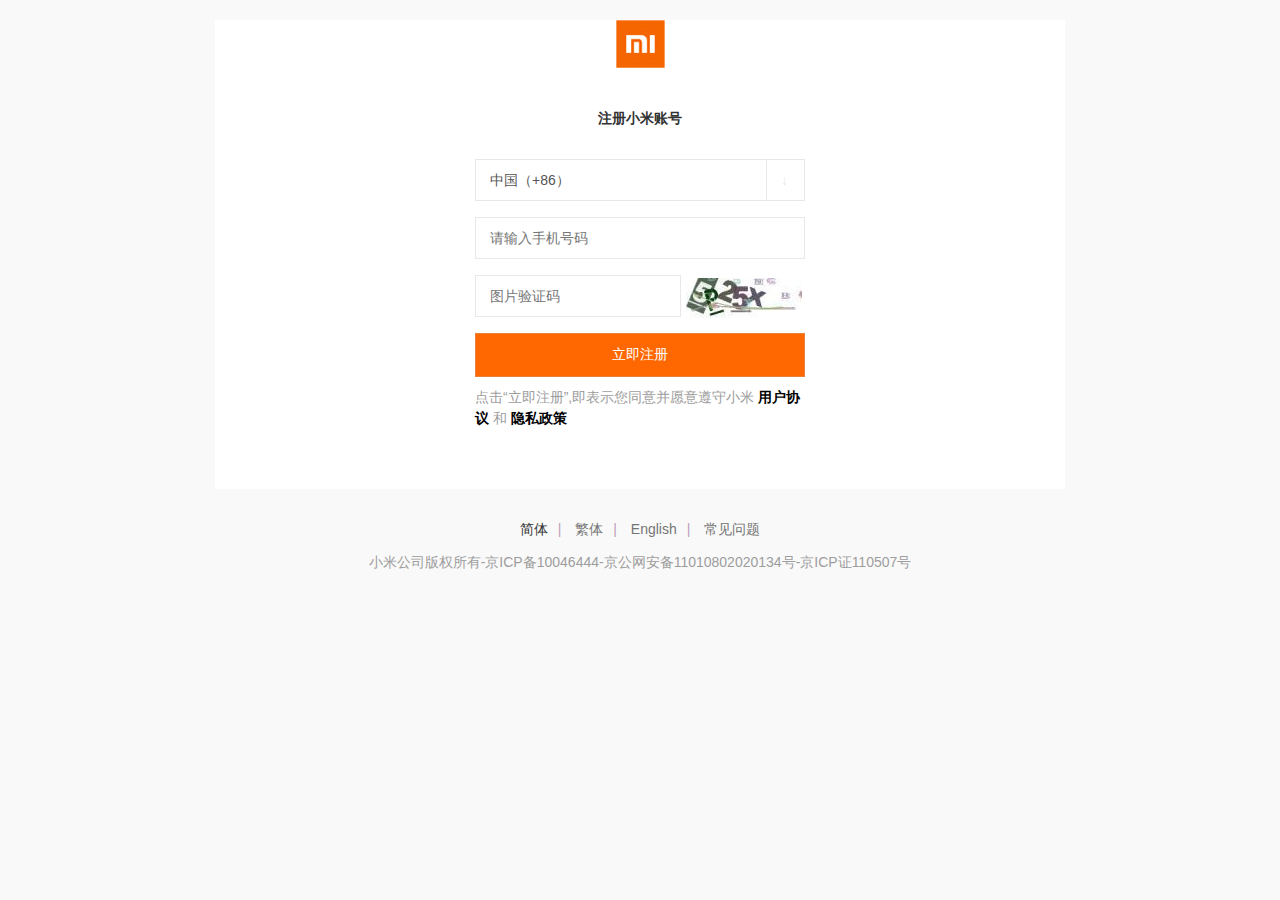
<file: register.html>
<!DOCTYPE html>
<html>
<head>
<meta charset="utf-8">
<meta http-equiv="X-UA-Compatible" content="IE=edge,chrome=1">
<title>小米账号--注册</title>
<link rel="shortcut icon" href="bitbug_favicon.ico" /> 
<link href="css/common.css" rel="stylesheet">
<link href="css/iconfont.css" rel="stylesheet">
<link href="css/register.css" rel="stylesheet">
<script type="text/javascript" src="js/jquery-1.9.1.min.js"></script>
<script type="text/javascript" src="js/register.js"></script>
</head>
<body>
    <div class="wrap-bg">
        <div class="reg-wrap">
            <div class="reg-logo">
                <img src="img/register/logo.jpg" alt="" >
            </div>
            <div class="reg-title t_c">
                <h4 class="title_30">注册小米账号</h4>
            </div>
            <div class="reg-area reg_inputbg">
                <p class="reg-country">中国（+86）</p>
                <span class="reg-down">↓</span>
                <div class="reg-select">
                    <ul class="reg-list reg-list-normal">
                        <li class="reg-item-first">常用</li>
                        <li class="reg-item"><span class="reg-item-contry">中国</span><span class="reg-item-num">+86</span></li>
                        <li class="reg-item"><span class="reg-item-contry">中国台湾</span><span class="reg-item-num">+886</span></li>
                        <li class="reg-item"><span class="reg-item-contry">中国香港</span><span class="reg-item-num">+852</span></li>
                        <li class="reg-item"><span class="reg-item-contry">Brazil</span><span class="reg-item-num">+55</span></li>
                        <li class="reg-item"><span class="reg-item-contry">India</span><span class="reg-item-num">+91</span></li>
                        <li class="reg-item"><span class="reg-item-contry">Indonesia</span><span class="reg-item-num">+62</span></li>
                        <li class="reg-item"><span class="reg-item-contry">Malaysia</span><span class="reg-item-num">+60</span></li>
                    </ul>
                    <ul class="reg-list reg-list-a">
                        <li class="reg-item-first">A</li>
                        <li class="reg-item"><span class="reg-item-contry">Adgkrj</span><span class="reg-item-num">+1</span></li>
                        <li class="reg-item"><span class="reg-item-contry">Abfrwa</span><span class="reg-item-num">+54</span></li>
                        <li class="reg-item"><span class="reg-item-contry">Ahthjd</span><span class="reg-item-num">+86</span></li>
                        <li class="reg-item"><span class="reg-item-contry">Ahfry</span><span class="reg-item-num">+57</span></li>
                        <li class="reg-item"><span class="reg-item-contry">Ailhf</span><span class="reg-item-num">+58</span></li>
                        <li class="reg-item"><span class="reg-item-contry">Anhyuil</span><span class="reg-item-num">69</span></li>
                        <li class="reg-item"><span class="reg-item-contry">Asfgy</span><span class="reg-item-num">+34</span></li>
                    </ul>
                </div>
            </div>
            <div class="reg-ph reg_inputbg">
                <input type="text" id="j-regPh" class="reg-input" placeholder="请输入手机号码">
            </div>
            <p class="err_info err-ph">
                <i class="iconfont">&#xe61b;</i>
                <span class="err_detail">请输入手机号码</span>
            </p>
            <div class="reg-verify reg_inputbg">
                <input type="text" class="reg-input" id="j-regVerify" placeholder="图片验证码">
                <img src="img/register/verify.jpg" alt="" style="width:117px;height:40px;">
            </div>
            <p class="err_info err-ver">
                <i class="iconfont">&#xe61b;</i>
                <span class="err_detail">请输入图片验证码</span>
            </p>
            <div class="reg-sub">
                <input type="submit" class="reg-btn" value="立即注册">
            </div>
            <p class="reg-sub-hint">点击“立即注册”,即表示您同意并愿意遵守小米<a href="#" class="reg-agreement"> 用户协议 </a>和<a href="#" class="reg-policy"> 隐私政策 </a></p>
        </div>
        <div class="l-footer">
            <div class="foot-nav"><a class="foot-act" href="javascript:void(0)">简体</a><span class="sep">|</span>
            <a href="javascript:void(0)">繁体</a><span class="sep">|</span>
            <a href="javascript:void(0)">English</a><span class="sep">|</span>
            <a href="#">常见问题</a></div>
            <p class="copyright">小米公司版权所有-<a href="#">京ICP备10046444-京公网安备11010802020134号</a>-京ICP证110507号</p>
        </div>
    </div>
</body>
</html>
</file>
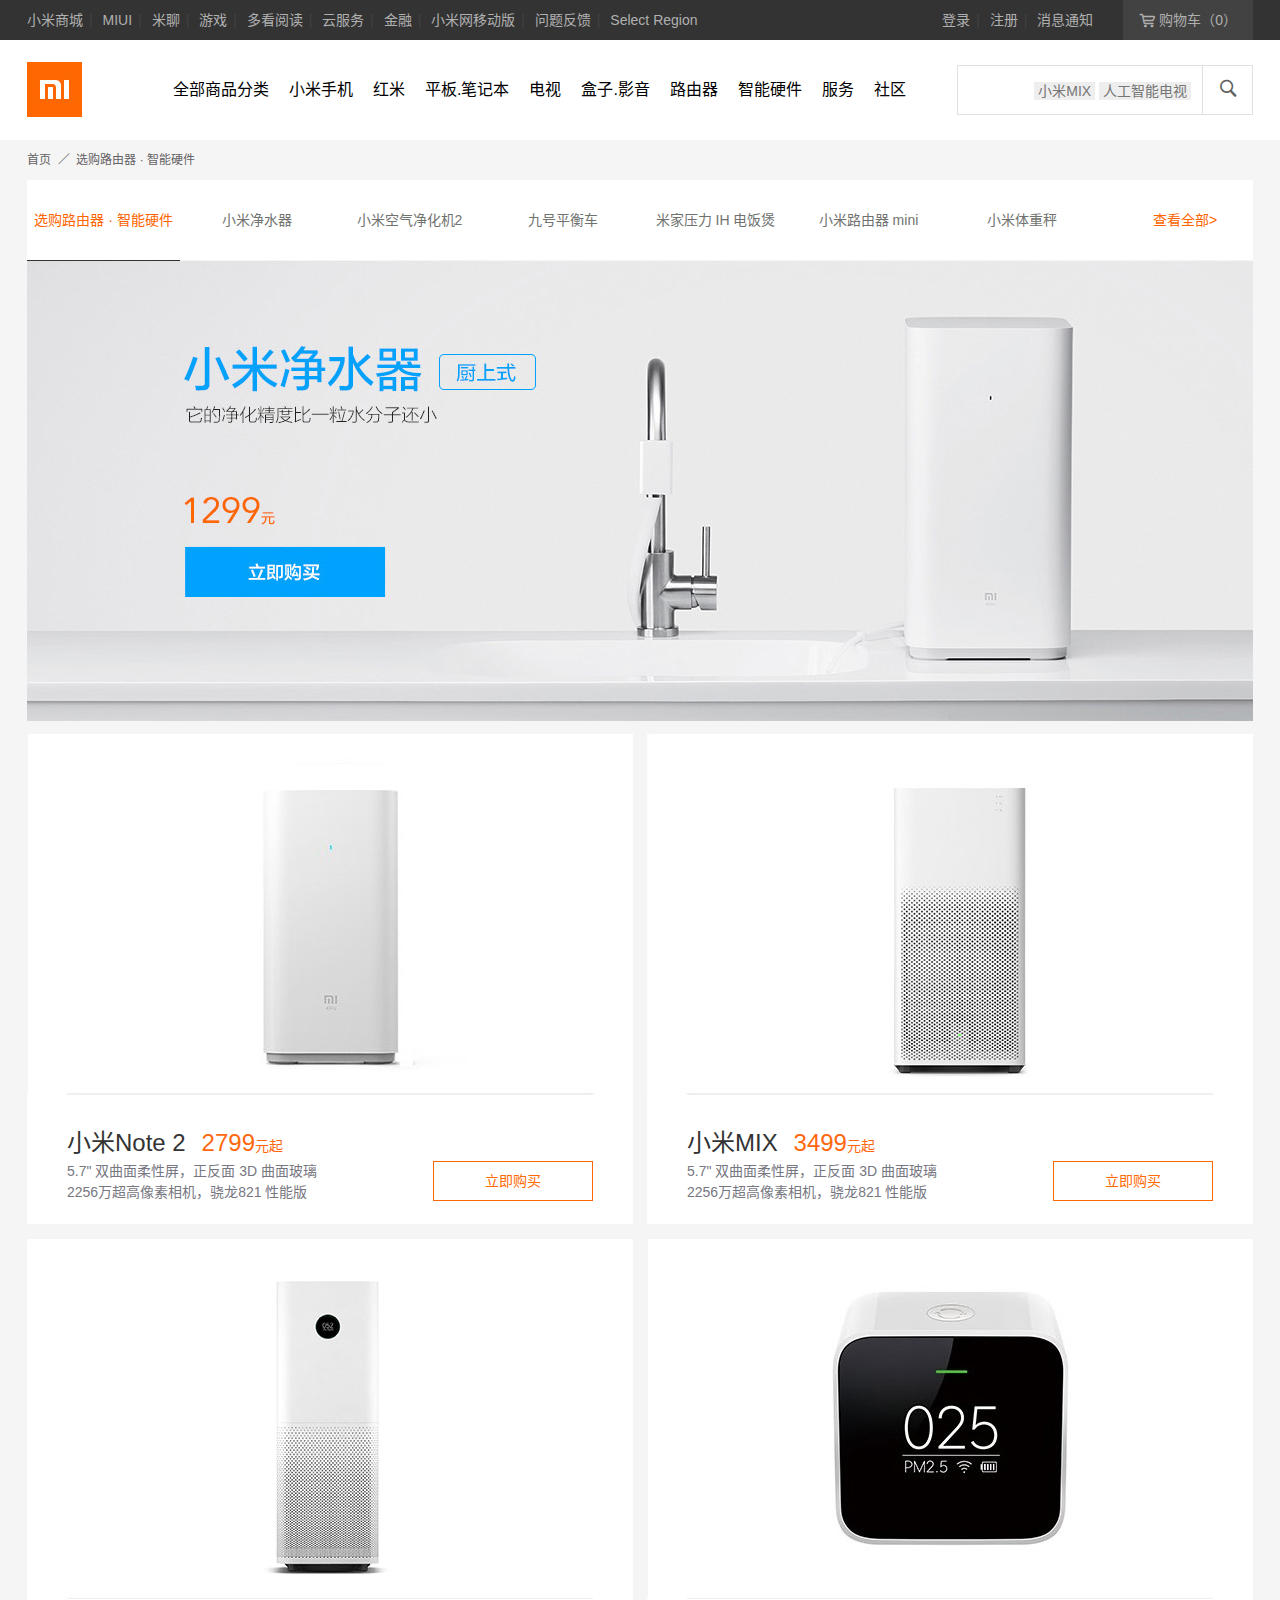
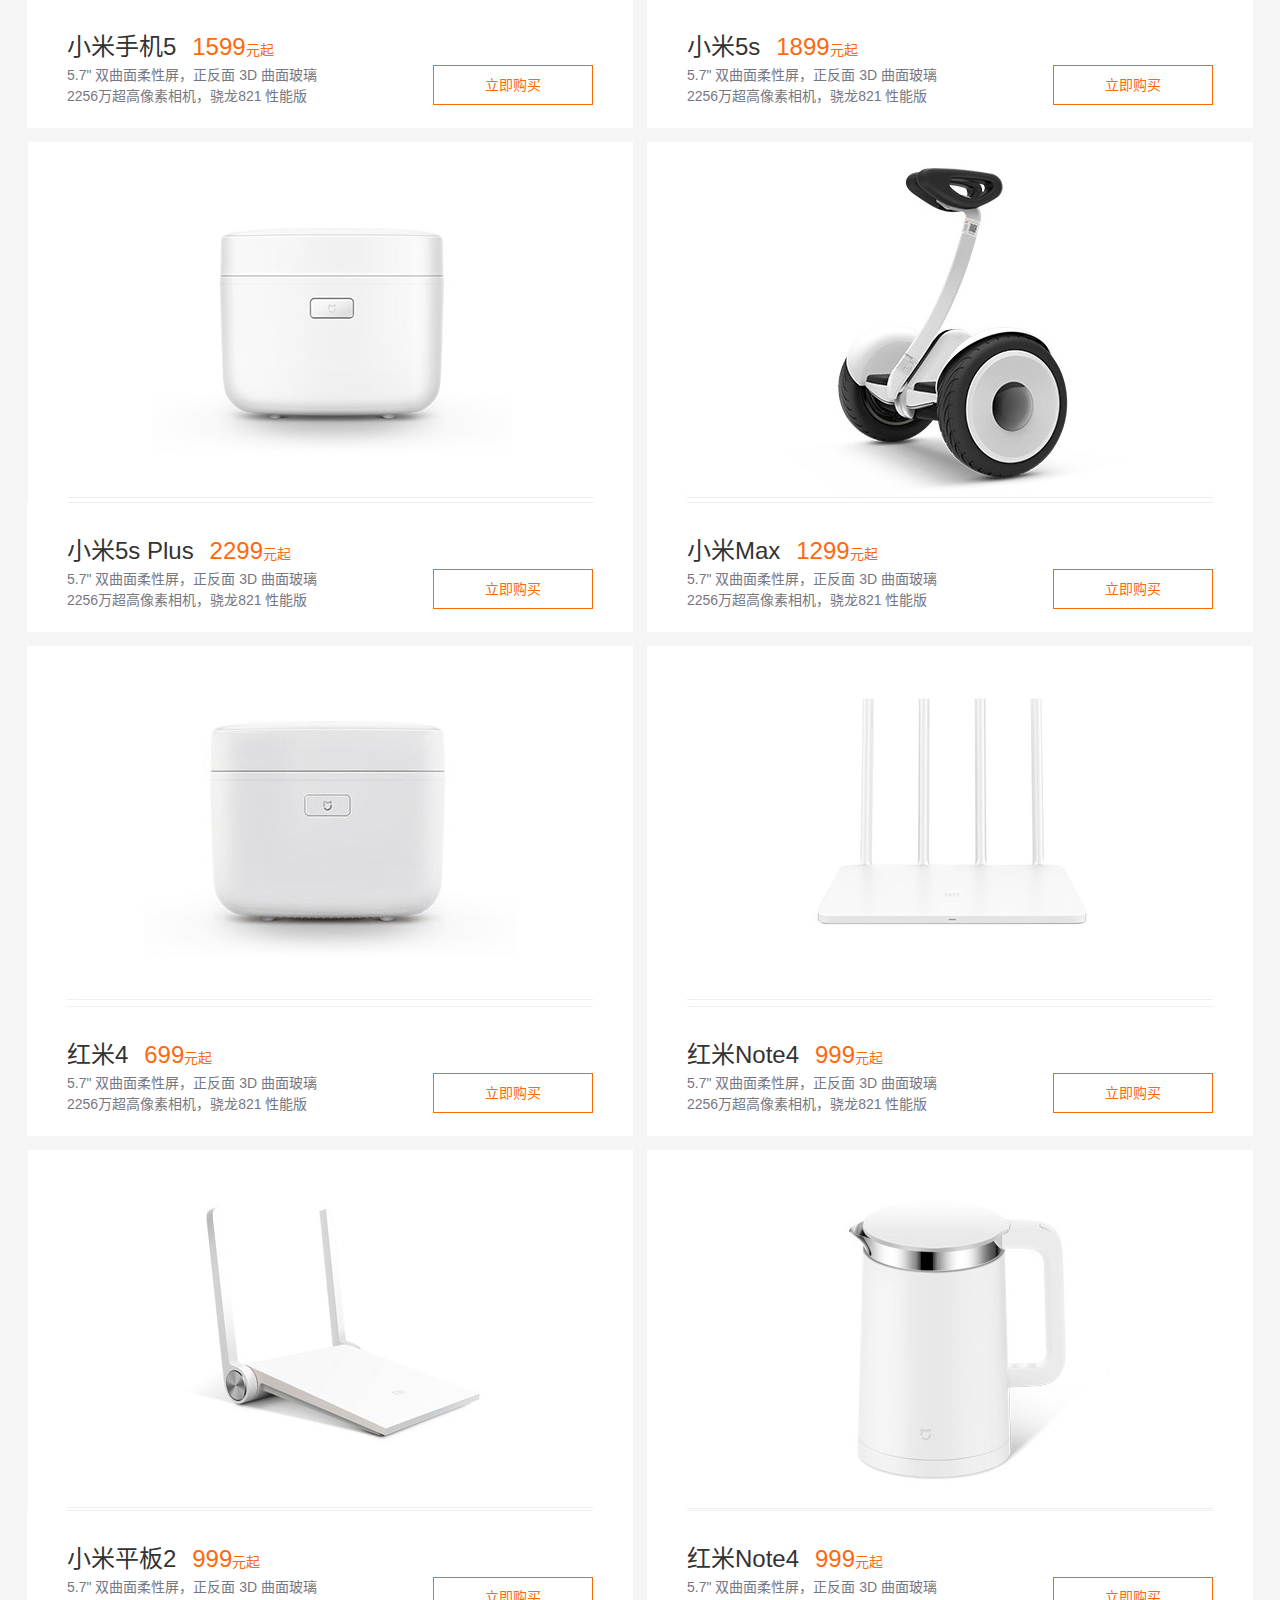
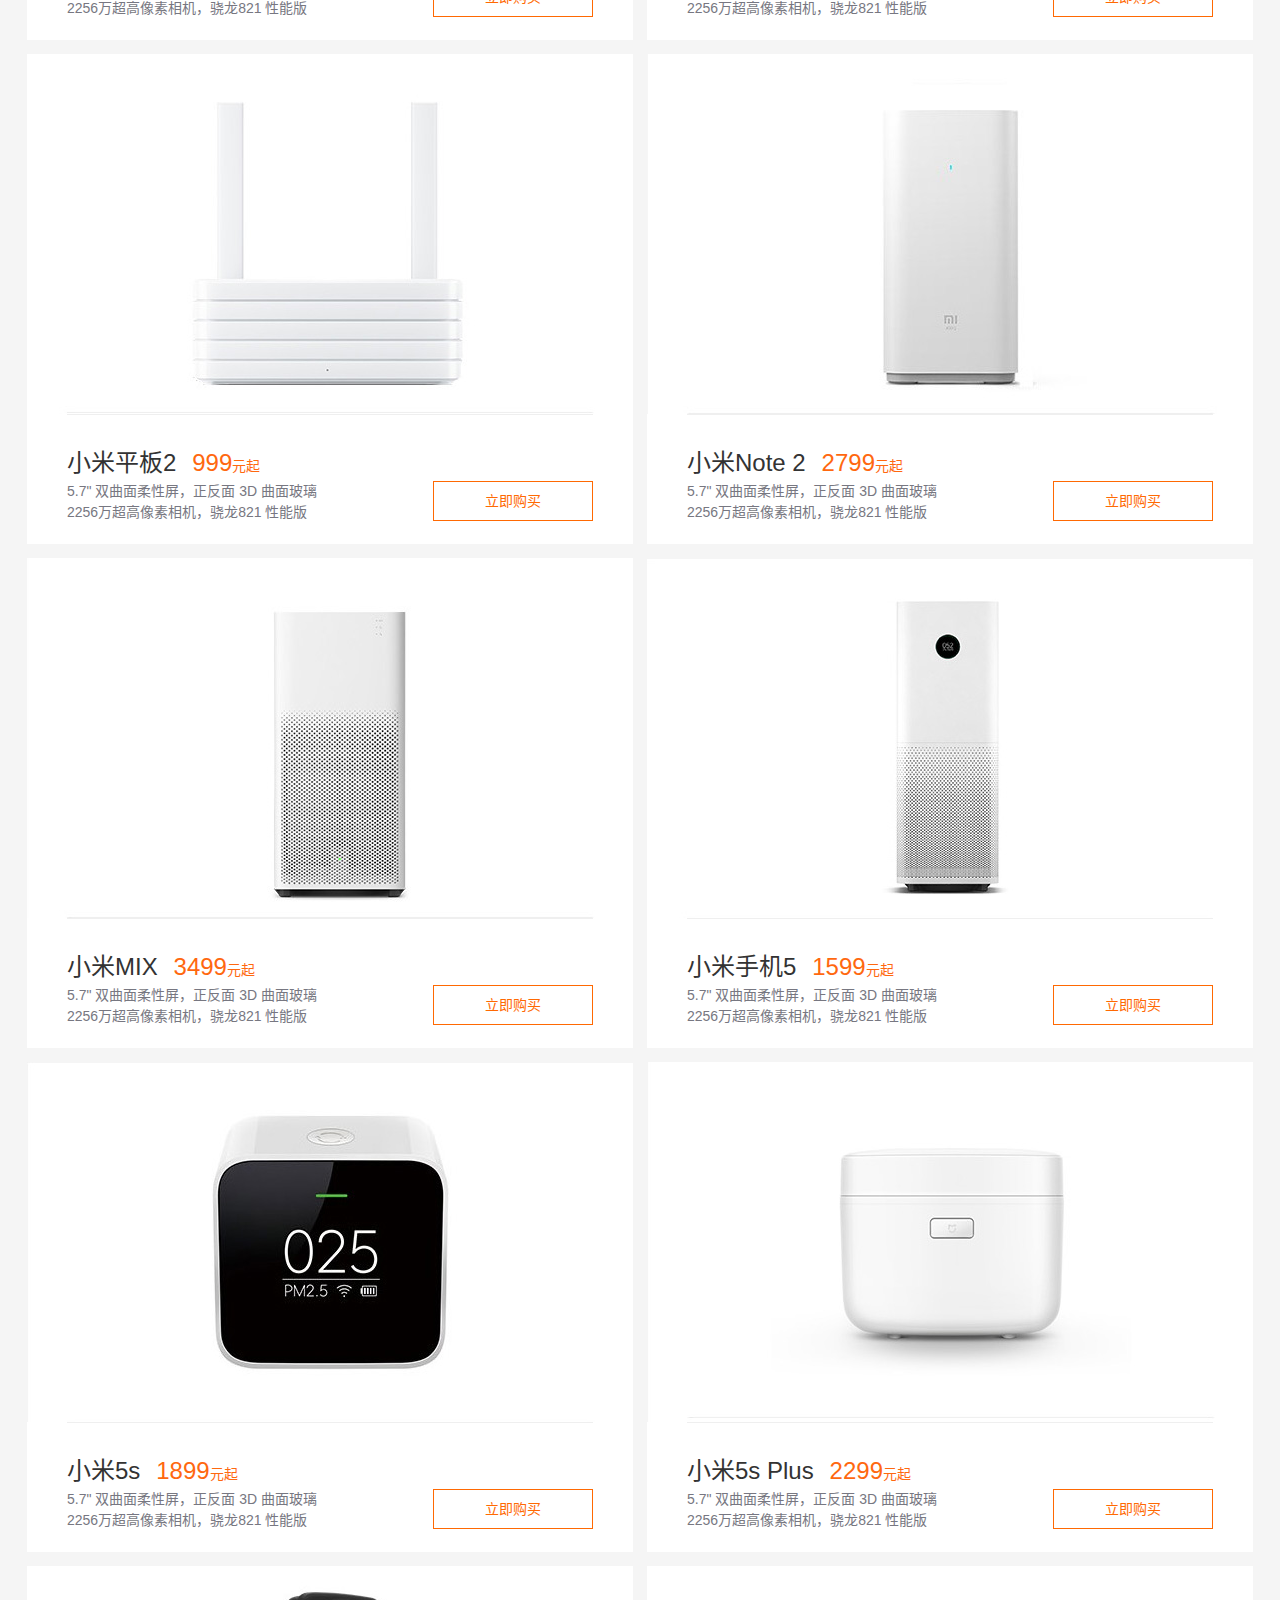
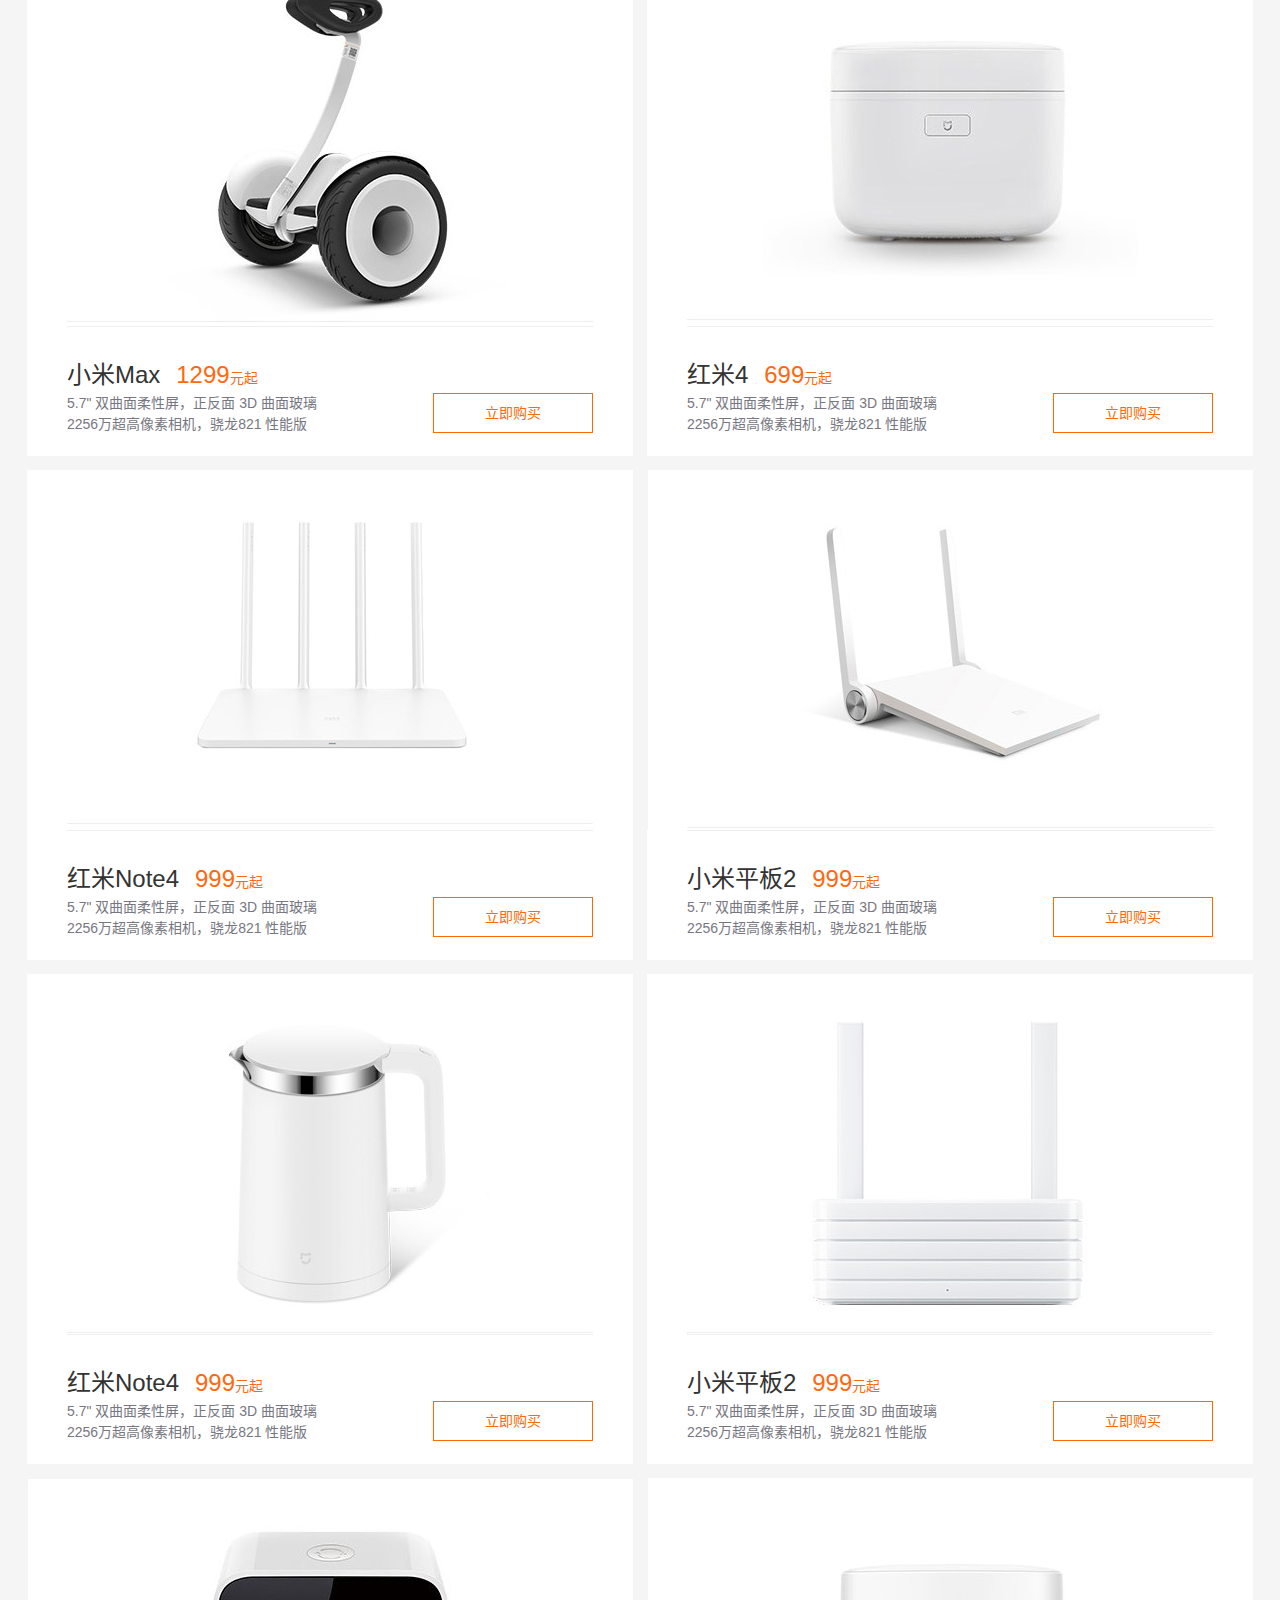
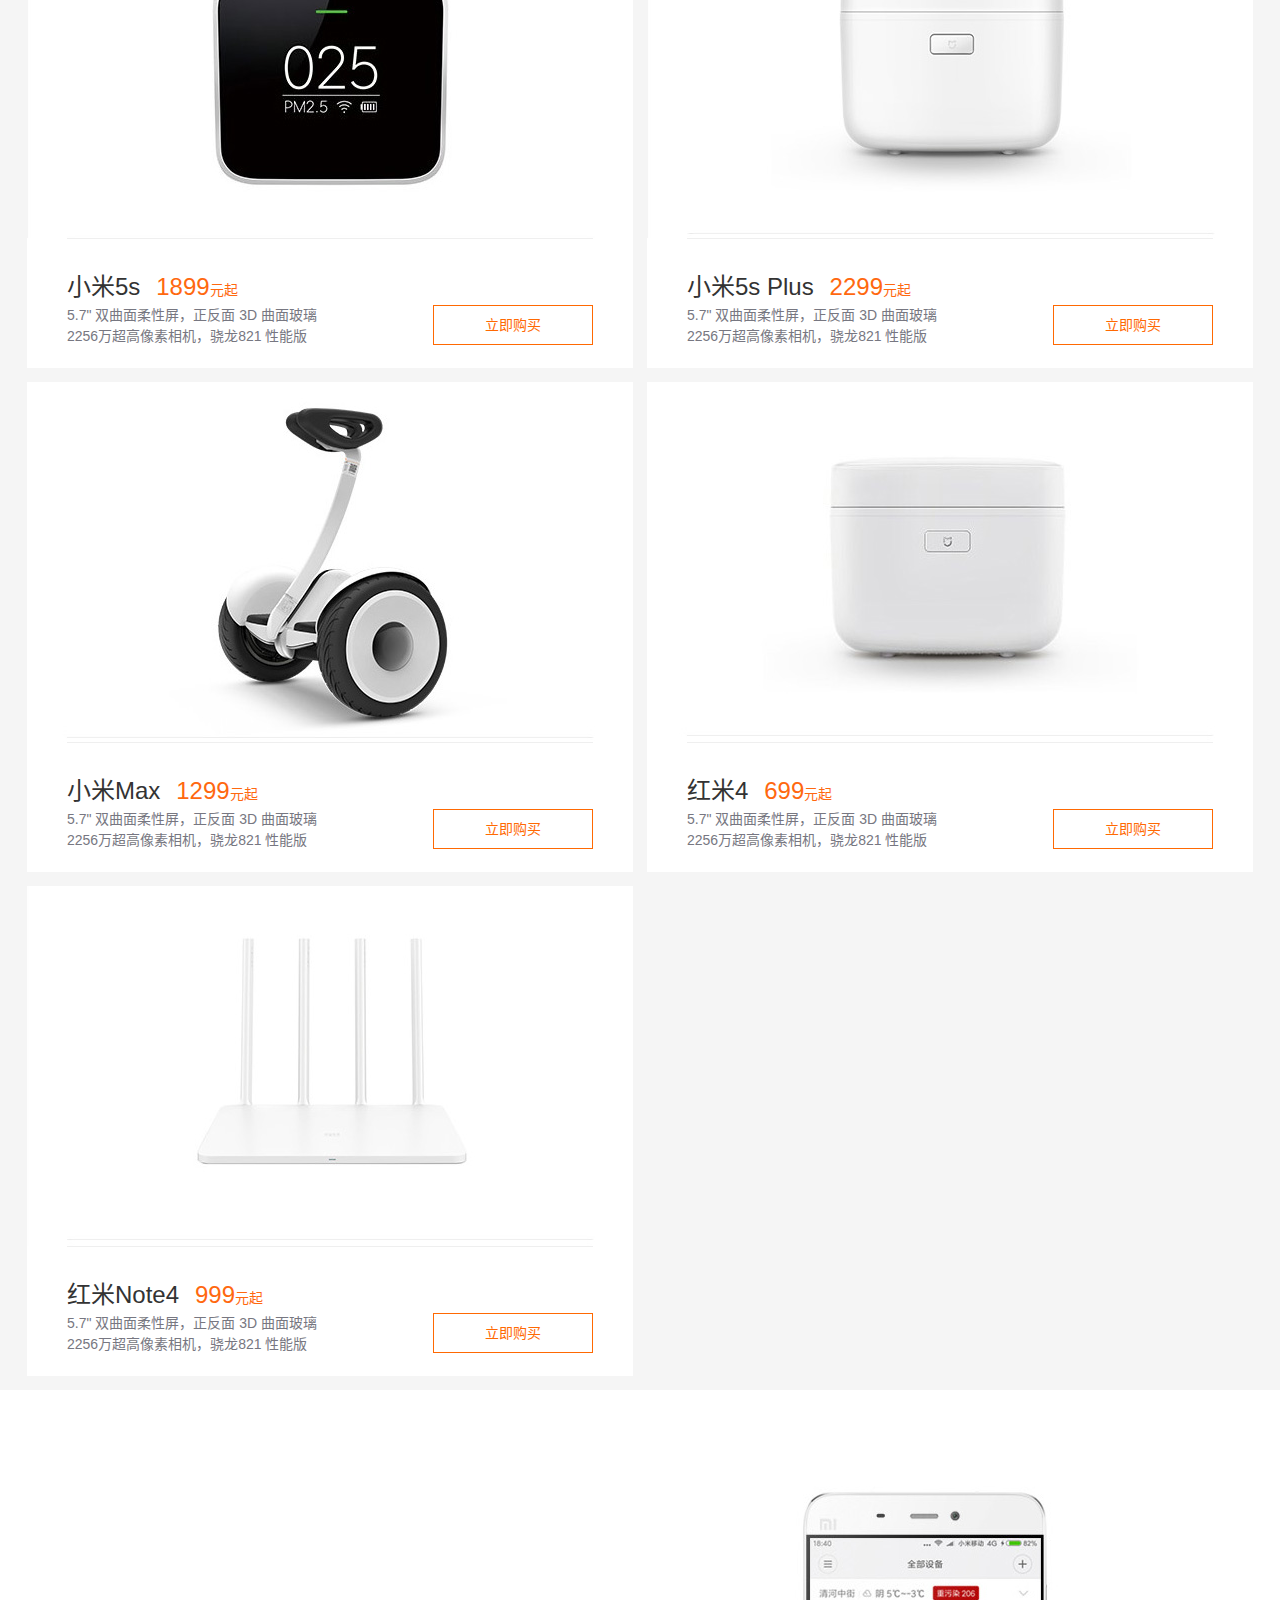
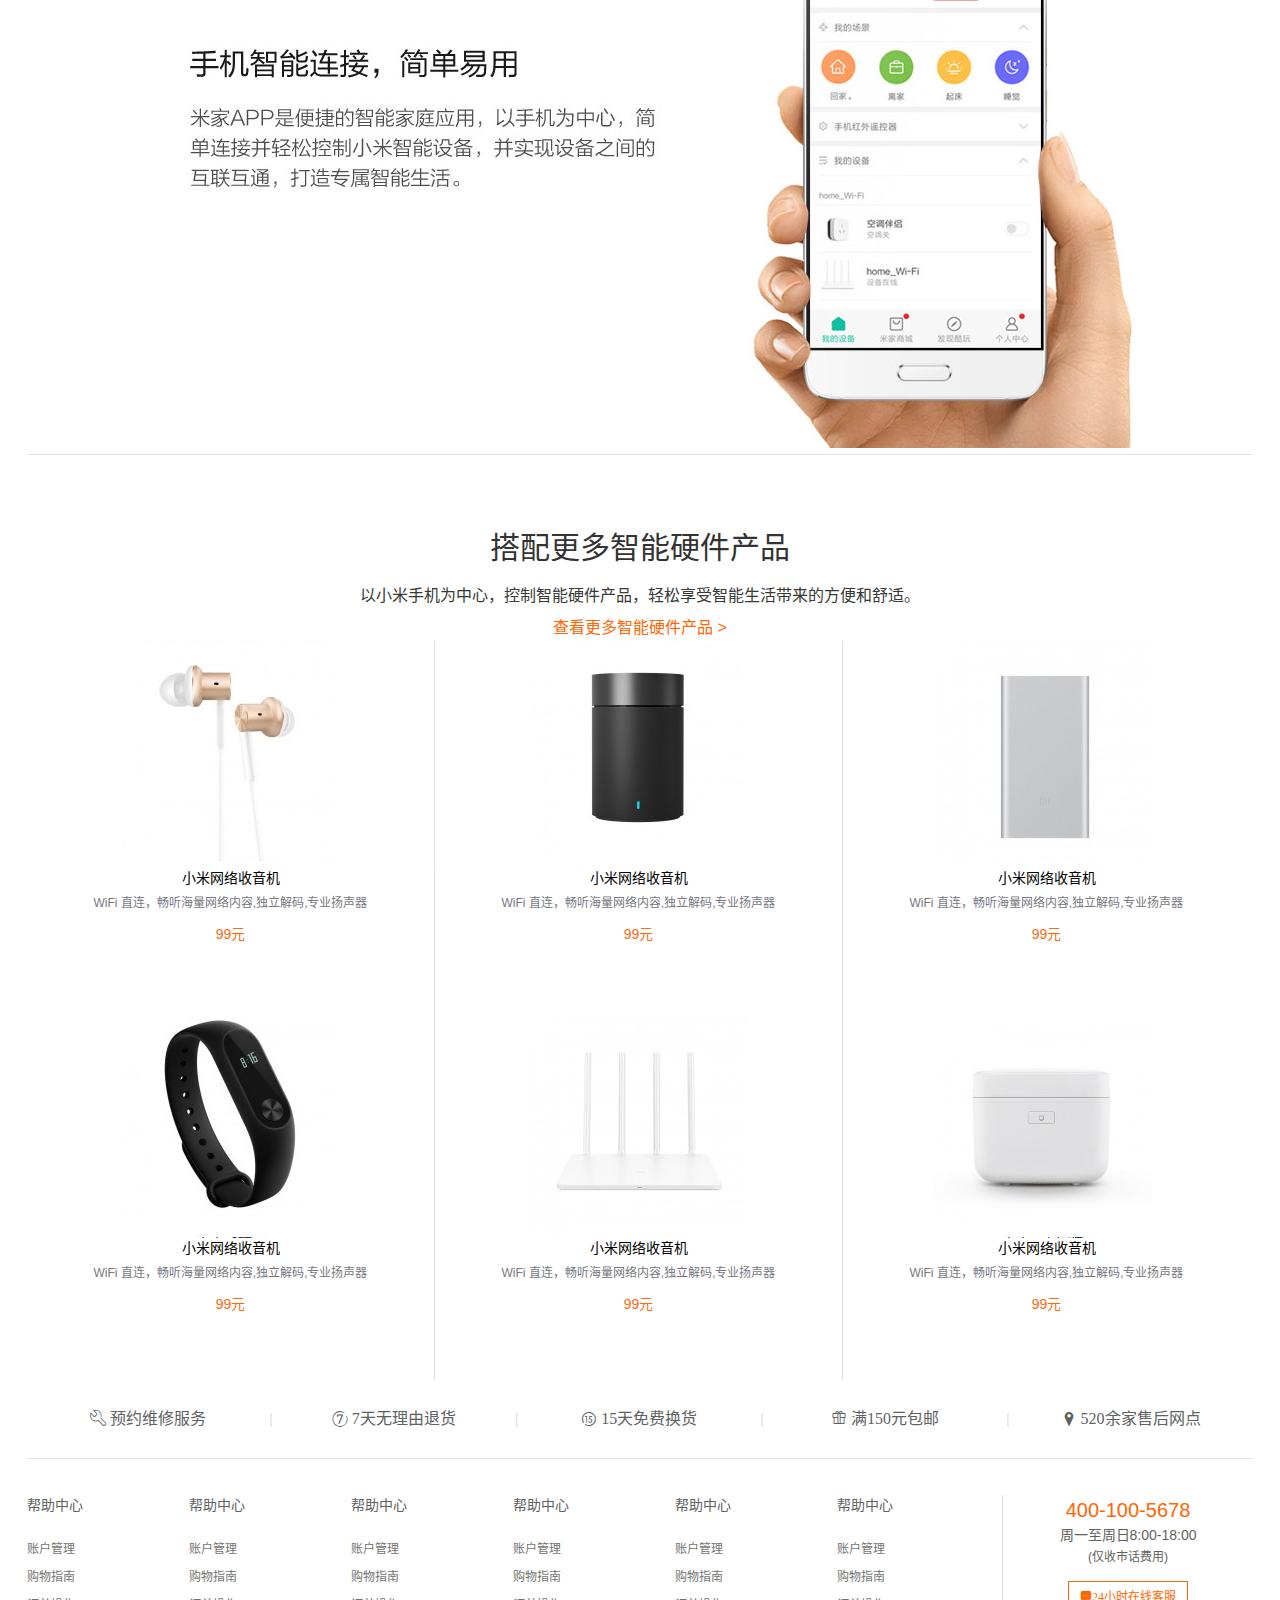
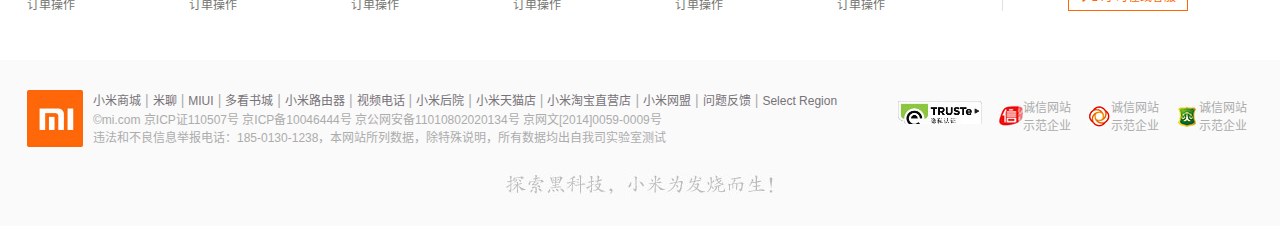
<file: smart.html>
<!DOCTYPE html>
<html xml:lang="zh-CN" lang="zh-CN">
<head>
<meta charset="utf-8">
<meta http-equiv="X-UA-Compatible" content="IE=edge,chrome=1">
<title>路由器/智能硬件</title>
<meta name="description" content="小米商城直营小米公司旗下所有产品，囊括小米手机系列小米MIX、小米Note 2，红米手机系列红米Note 4、红米4，智能硬件，配件及小米生活周边，同时提供小米客户服务及售后支持。">
<meta name="keywords" content="小米,小米5s,红米Note4,小米MIX,小米商城">
<link rel="shortcut icon" href="bitbug_favicon.ico" /> 
<link href="css/common.css" rel="stylesheet">
<link href="css/iconfont.css" rel="stylesheet">
<link href="css/categoryCommon.css" rel="stylesheet">
<style type="text/css">
.nav_li-item{width:153px;}
.products-detail .btn{top:66px;}
.smartIntroduce{padding-bottom: 6px;}
</style>
<script type="text/javascript" src="js/jquery-1.9.1.min.js"></script>
<script type="text/javascript" src="js/common.js"></script>
</head>
<body>
		<div class="topbar">
    	<div class="container">
    		<div class="topbar-nav">
    			<a class="topbar-link" href="#">小米商城</a><span class="sep">|</span>
    			<a class="topbar-link" href="#">MIUI</a><span class="sep">|</span>
    			<a class="topbar-link" href="#">米聊</a><span class="sep">|</span>
    			<a class="topbar-link" href="#">游戏</a><span class="sep">|</span>
    			<a class="topbar-link" href="#">多看阅读</a><span class="sep">|</span>
    			<a class="topbar-link" href="#">云服务</a><span class="sep">|</span>
    			<a class="topbar-link" href="#">金融</a><span class="sep">|</span>
    			<a class="topbar-link" href="#">小米网移动版</a><span class="sep">|</span>
    			<a class="topbar-link" href="#">问题反馈</a><span class="sep">|</span>
    			<a class="topbar-link" href="#">Select Region</a>
    		</div>
    		<div class="topbar-cart">
				<a href="#" id="j-topbarCartLink" class="topbar-link"><i class="iconfont">&#xe600;</i>购物车（<span class="j-topbarCartNum topbar-cart-num">0</span>）</a>
				<div id="j-topbarCartList" class="topbar-cart-list">
					<div class="cart-no-product">
						购物车中还没有商品，赶紧选购吧！
					</div>
				</div>
    		</div>
    		<div id="j-userInfo" class="topbar-user">
    			<a href="login.html" class="topbar-link">登录</a><span class="sep">|</span>
    			<a href="register.html" class="topbar-link">注册</a><span class="sep">|</span>
    			<a href="#" class="topbar-link">消息通知</a>   
    		</div>
    	</div>
    </div>
    <div class="header-wrap">
    	<div class="child-list-wrap"></div>
	    <div class="header wrap_c">
			<div class="head-logo">
				<a href="#" class="head-logo-link"></a>
			</div>
			<div class="head-nav">
				<ul class="nav-list clearfix">
					<li class="nav-item"><a href="#" class="nav-link j-noShow j-showBannerNav">全部商品分类</a></li>
					<li class="nav-item">
						<a href="#" class="nav-link j-nav-link">小米手机</a>
						<div class="child-nav">
							<ul class="child-list clearfix  wrap_c">
								<li class="child-item">
									<a href="#" class="child-figure-link"><img src="img/index/phone0.jpg" alt="小米5s" width="106px" height="126px"></a>
									<a href="#" class="title">小米5s</a>
									<p class="price">1299元起</p>
								</li>
								<li class="child-item">
									<a href="#" class="child-figure-link"><img src="img/index/phone0.jpg" alt="小米5s" width="106px" height="126px"></a>
									<a href="#" class="title">小米5s</a>
									<p class="price">1299元起</p>
								</li>
								<li class="child-item">
									<a href="#" class="child-figure-link"><img src="img/index/phone0.jpg" alt="小米5s" width="106px" height="126px"></a>
									<a href="#" class="title">小米5s</a>
									<p class="price">1299元起</p>
								</li>
								<li class="child-item">
									<a href="#" class="child-figure-link"><img src="img/index/phone0.jpg" alt="小米5s" width="106px" height="126px"></a>
									<a href="#" class="title">小米5s</a>
									<p class="price">1299元起</p>
								</li>
								<li class="child-item">
									<a href="#" class="child-figure-link"><img src="img/index/phone0.jpg" alt="小米5s" width="106px" height="126px"></a>
									<a href="#" class="title">小米5s</a>
									<p class="price">1299元起</p>
								</li>
								<li class="child-item">
									<a href="#" class="child-figure-link"><img src="img/index/phone0.jpg" alt="小米5s" width="106px" height="126px"></a>
									<a href="#" class="title">小米5s</a>
									<p class="price">1299元起</p>
								</li>
							</ul>
						</div>
					</li>
					<li class="nav-item">
						<a href="#" class="nav-link j-nav-link">红米</a>
						<div class="child-nav">
							<ul class="child-list clearfix  wrap_c">
								<li class="child-item">
									<a href="#" class="child-figure-link"><img src="img/index/phone1.jpg" alt="小米5s" width="106px" height="126px"></a>
									<a href="#" class="title">小米5s</a>
									<p class="price">1299元起</p>
								</li>
								<li class="child-item">
									<a href="#" class="child-figure-link"><img src="img/index/phone1.jpg" alt="小米5s" width="106px" height="126px"></a>
									<a href="#" class="title">小米5s</a>
									<p class="price">1299元起</p>
								</li>
								<li class="child-item">
									<a href="#" class="child-figure-link"><img src="img/index/phone1.jpg" alt="小米5s" width="106px" height="126px"></a>
									<a href="#" class="title">小米5s</a>
									<p class="price">1299元起</p>
								</li>
								<li class="child-item">
									<a href="#" class="child-figure-link"><img src="img/index/phone1.jpg" alt="小米5s" width="106px" height="126px"></a>
									<a href="#" class="title">小米5s</a>
									<p class="price">1299元起</p>
								</li>
								<li class="child-item">
									<a href="#" class="child-figure-link"><img src="img/index/phone1.jpg" alt="小米5s" width="106px" height="126px"></a>
									<a href="#" class="title">小米5s</a>
									<p class="price">1299元起</p>
								</li>
								<li class="child-item">
									<a href="#" class="child-figure-link"><img src="img/index/phone1.jpg" alt="小米5s" width="106px" height="126px"></a>
									<a href="#" class="title">小米5s</a>
									<p class="price">1299元起</p>
								</li>
							</ul>
						</div>
					</li>
					<li class="nav-item">
						<a href="#" class="nav-link j-nav-link">平板.笔记本</a>
						<div class="child-nav">
							<ul class="child-list clearfix  wrap_c">
								<li class="child-item">
									<a href="#" class="child-figure-link"><img src="img/index/pad0.jpg" alt="小米5s" width="106px" height="126px"></a>
									<a href="#" class="title">小米5s</a>
									<p class="price">1299元起</p>
								</li>
								<li class="child-item">
									<a href="#" class="child-figure-link"><img src="img/index/pad0.jpg" alt="小米5s" width="106px" height="126px"></a>
									<a href="#" class="title">小米5s</a>
									<p class="price">1299元起</p>
								</li>
								<li class="child-item">
									<a href="#" class="child-figure-link"><img src="img/index/pad0.jpg" alt="小米5s" width="106px" height="126px"></a>
									<a href="#" class="title">小米5s</a>
									<p class="price">1299元起</p>
								</li>
								<li class="child-item">
									<a href="#" class="child-figure-link"><img src="img/index/pad0.jpg" alt="小米5s" width="106px" height="126px"></a>
									<a href="#" class="title">小米5s</a>
									<p class="price">1299元起</p>
								</li>
								<li class="child-item">
									<a href="#" class="child-figure-link"><img src="img/index/pad0.jpg" alt="小米5s" width="106px" height="126px"></a>
									<a href="#" class="title">小米5s</a>
									<p class="price">1299元起</p>
								</li>
								<li class="child-item">
									<a href="#" class="child-figure-link"><img src="img/index/pad0.jpg" alt="小米5s" width="106px" height="126px"></a>
									<a href="#" class="title">小米5s</a>
									<p class="price">1299元起</p>
								</li>
							</ul>
						</div>
					</li>
					<li class="nav-item">
						<a href="#" class="nav-link j-nav-link">电视</a>
						<div class="child-nav">
							<ul class="child-list clearfix  wrap_c">
								<li class="child-item">
									<a href="#" class="child-figure-link"><img src="img/index/phone0.jpg" alt="小米5s" width="106px" height="126px"></a>
									<a href="#" class="title">小米5s</a>
									<p class="price">1299元起</p>
								</li>
								<li class="child-item">
									<a href="#" class="child-figure-link"><img src="img/index/phone0.jpg" alt="小米5s" width="106px" height="126px"></a>
									<a href="#" class="title">小米5s</a>
									<p class="price">1299元起</p>
								</li>
								<li class="child-item">
									<a href="#" class="child-figure-link"><img src="img/index/phone0.jpg" alt="小米5s" width="106px" height="126px"></a>
									<a href="#" class="title">小米5s</a>
									<p class="price">1299元起</p>
								</li>
								<li class="child-item">
									<a href="#" class="child-figure-link"><img src="img/index/phone0.jpg" alt="小米5s" width="106px" height="126px"></a>
									<a href="#" class="title">小米5s</a>
									<p class="price">1299元起</p>
								</li>
								<li class="child-item">
									<a href="#" class="child-figure-link"><img src="img/index/phone0.jpg" alt="小米5s" width="106px" height="126px"></a>
									<a href="#" class="title">小米5s</a>
									<p class="price">1299元起</p>
								</li>
								<li class="child-item">
									<a href="#" class="child-figure-link"><img src="img/index/phone0.jpg" alt="小米5s" width="106px" height="126px"></a>
									<a href="#" class="title">小米5s</a>
									<p class="price">1299元起</p>
								</li>
							</ul>
						</div>
					</li>
					<li class="nav-item">
						<a href="#" class="nav-link j-nav-link">盒子.影音</a>
						<div class="child-nav">
							<ul class="child-list clearfix  wrap_c">
								<li class="child-item">
									<a href="#" class="child-figure-link"><img src="img/index/phone1.jpg" alt="小米5s" width="106px" height="126px"></a>
									<a href="#" class="title">小米5s</a>
									<p class="price">1299元起</p>
								</li>
								<li class="child-item">
									<a href="#" class="child-figure-link"><img src="img/index/phone1.jpg" alt="小米5s" width="106px" height="126px"></a>
									<a href="#" class="title">小米5s</a>
									<p class="price">1299元起</p>
								</li>
								<li class="child-item">
									<a href="#" class="child-figure-link"><img src="img/index/phone1.jpg" alt="小米5s" width="106px" height="126px"></a>
									<a href="#" class="title">小米5s</a>
									<p class="price">1299元起</p>
								</li>
								<li class="child-item">
									<a href="#" class="child-figure-link"><img src="img/index/phone1.jpg" alt="小米5s" width="106px" height="126px"></a>
									<a href="#" class="title">小米5s</a>
									<p class="price">1299元起</p>
								</li>
								<li class="child-item">
									<a href="#" class="child-figure-link"><img src="img/index/phone1.jpg" alt="小米5s" width="106px" height="126px"></a>
									<a href="#" class="title">小米5s</a>
									<p class="price">1299元起</p>
								</li>
								<li class="child-item">
									<a href="#" class="child-figure-link"><img src="img/index/phone1.jpg" alt="小米5s" width="106px" height="126px"></a>
									<a href="#" class="title">小米5s</a>
									<p class="price">1299元起</p>
								</li>
							</ul>
						</div>
					</li>
					<li class="nav-item">
						<a href="#" class="nav-link j-nav-link">路由器</a>
						<div class="child-nav">
							<ul class="child-list clearfix  wrap_c">
								<li class="child-item">
									<a href="#" class="child-figure-link"><img src="img/index/pad0.jpg" alt="小米5s" width="106px" height="126px"></a>
									<a href="#" class="title">小米5s</a>
									<p class="price">1299元起</p>
								</li>
								<li class="child-item">
									<a href="#" class="child-figure-link"><img src="img/index/pad0.jpg" alt="小米5s" width="106px" height="126px"></a>
									<a href="#" class="title">小米5s</a>
									<p class="price">1299元起</p>
								</li>
								<li class="child-item">
									<a href="#" class="child-figure-link"><img src="img/index/pad0.jpg" alt="小米5s" width="106px" height="126px"></a>
									<a href="#" class="title">小米5s</a>
									<p class="price">1299元起</p>
								</li>
								<li class="child-item">
									<a href="#" class="child-figure-link"><img src="img/index/pad0.jpg" alt="小米5s" width="106px" height="126px"></a>
									<a href="#" class="title">小米5s</a>
									<p class="price">1299元起</p>
								</li>
								<li class="child-item">
									<a href="#" class="child-figure-link"><img src="img/index/pad0.jpg" alt="小米5s" width="106px" height="126px"></a>
									<a href="#" class="title">小米5s</a>
									<p class="price">1299元起</p>
								</li>
								<li class="child-item">
									<a href="#" class="child-figure-link"><img src="img/index/pad0.jpg" alt="小米5s" width="106px" height="126px"></a>
									<a href="#" class="title">小米5s</a>
									<p class="price">1299元起</p>
								</li>
							</ul>
						</div>
					</li>
					<li class="nav-item">
						<a href="#" class="nav-link j-nav-link">智能硬件</a>
						<div class="child-nav">
							<ul class="child-list clearfix  wrap_c">
								<li class="child-item">
									<a href="#" class="child-figure-link"><img src="img/index/phone0.jpg" alt="小米5s" width="106px" height="126px"></a>
									<a href="#" class="title">小米5s</a>
									<p class="price">1299元起</p>
								</li>
								<li class="child-item">
									<a href="#" class="child-figure-link"><img src="img/index/phone0.jpg" alt="小米5s" width="106px" height="126px"></a>
									<a href="#" class="title">小米5s</a>
									<p class="price">1299元起</p>
								</li>
								<li class="child-item">
									<a href="#" class="child-figure-link"><img src="img/index/phone0.jpg" alt="小米5s" width="106px" height="126px"></a>
									<a href="#" class="title">小米5s</a>
									<p class="price">1299元起</p>
								</li>
								<li class="child-item">
									<a href="#" class="child-figure-link"><img src="img/index/phone0.jpg" alt="小米5s" width="106px" height="126px"></a>
									<a href="#" class="title">小米5s</a>
									<p class="price">1299元起</p>
								</li>
								<li class="child-item">
									<a href="#" class="child-figure-link"><img src="img/index/phone0.jpg" alt="小米5s" width="106px" height="126px"></a>
									<a href="#" class="title">小米5s</a>
									<p class="price">1299元起</p>
								</li>
								<li class="child-item">
									<a href="#" class="child-figure-link"><img src="img/index/phone0.jpg" alt="小米5s" width="106px" height="126px"></a>
									<a href="#" class="title">小米5s</a>
									<p class="price">1299元起</p>
								</li>
							</ul>
						</div>
					</li>
					<li class="nav-item"><a href="#" class="nav-link j-noShow">服务</a>
					</li>
					<li class="nav-item"><a href="#" class="nav-link j-noShow">社区</a></li>
				</ul>
			</div>
			<div class="head-search">
				<form action="#" class="search-form" method="get">
					<input type="text" class="search-text">
					<input type="submit" class="search-btn" value="">
					<i class="iconfont">&#xe611;</i>
					<div class="search-hot-words">
						<a href="#" class="search-hot-link">小米MIX</a>
						<a href="#" class="search-hot-link">人工智能电视</a>
					</div>
					<div class="search-keys hide">
						<ul>
							<li class="keys-item">
								<a href="#" class="keys-link">小米5plus<em class="keys-num">约有5件</em></a>
							</li>
							<li class="keys-item">
								<a href="#" class="keys-link">小米5plus<em class="keys-num">约有5件</em></a>
							</li>
							<li class="keys-item">
								<a href="#" class="keys-link">小米5plus<em class="keys-num">约有5件</em></a>
							</li>
							<li class="keys-item">
								<a href="#" class="keys-link">小米5plus<em class="keys-num">约有5件</em></a>
							</li>
							<li class="keys-item">
								<a href="#" class="keys-link">小米5plus<em class="keys-num">约有5件</em></a>
							</li>
							<li class="keys-item">
								<a href="#" class="keys-link">小米5plus<em class="keys-num">约有5件</em></a>
							</li>
							<li class="keys-item">
								<a href="#" class="keys-link">小米5plus<em class="keys-num">约有5件</em></a>
							</li>
							<li class="keys-item">
								<a href="#" class="keys-link">小米5plus<em class="keys-num">约有5件</em></a>
							</li>
							<li class="keys-item">
								<a href="#" class="keys-link">小米5plus<em class="keys-num">约有5件</em></a>
							</li>
							<li class="keys-item">
								<a href="#" class="keys-link">小米5plus<em class="keys-num">约有5件</em></a>
							</li>
							<li class="keys-item">
								<a href="#" class="keys-link">小米5plus<em class="keys-num">约有5件</em></a>
							</li>
							<li class="keys-item">
								<a href="#" class="keys-link">小米5plus<em class="keys-num">约有5件</em></a>
							</li>
							<li class="keys-item">
								<a href="#" class="keys-link">小米5plus<em class="keys-num">约有5件</em></a>
							</li>
						</ul>
					</div>
				</form>
			</div>
	    </div>
	    <div class="banner-nav-wrap wrap_c">
		    <div class="banner-nav hide">
				<ul>
					<li class="banner-nav-item">
						<a href="phone.html" class="banner-nav-link"><span>手机 电话卡</span><i class="iconfont">&#xe688;</i></a>
						<div class="banner-nav-child hide">
							<ul>
								<li class="banner-child-item">
									<a href="#" class="banner-child-link"><span class="banner-child-left"><img src="img/index/mini.jpg" alt="小米MIX"><span class="pro-name">小米MIX</span></span><span class="pro-choose">选购</span></a>
								</li>
								<li class="banner-child-item">
									<a href="#" class="banner-child-link"><span class="banner-child-left"><img src="img/index/mini.jpg" alt="小米MIX"><span class="pro-name">小米MIX</span></span><span class="pro-choose">选购</span></a>
								</li>
								<li class="banner-child-item">
									<a href="#" class="banner-child-link"><span class="banner-child-left"><img src="img/index/mini.jpg" alt="小米MIX"><span class="pro-name">小米MIX</span></span><span class="pro-choose">选购</span></a>
								</li>
								<li class="banner-child-item">
									<a href="#" class="banner-child-link"><span class="banner-child-left"><img src="img/index/mini.jpg" alt="小米MIX"><span class="pro-name">小米MIX</span></span><span class="pro-choose">选购</span></a>
								</li>
								<li class="banner-child-item">
									<a href="#" class="banner-child-link"><span class="banner-child-left"><img src="img/index/mini.jpg" alt="小米MIX"><span class="pro-name">小米MIX</span></span><span class="pro-choose">选购</span></a>
								</li>
								<li class="banner-child-item">
									<a href="#" class="banner-child-link"><span class="banner-child-left"><img src="img/index/mini.jpg" alt="小米MIX"><span class="pro-name">小米MIX</span></span><span class="pro-choose">选购</span></a>
								</li>
							</ul>
							<ul>
								<li class="banner-child-item">
									<a href="#" class="banner-child-link"><span class="banner-child-left"><img src="img/index/mini.jpg" alt="小米MIX"><span class="pro-name">小米MIX</span></span><span class="pro-choose">选购</span></a>
								</li>
								<li class="banner-child-item">
									<a href="#" class="banner-child-link"><span class="banner-child-left"><img src="img/index/mini.jpg" alt="小米MIX"><span class="pro-name">小米MIX</span></span><span class="pro-choose">选购</span></a>
								</li>
								<li class="banner-child-item">
									<a href="#" class="banner-child-link"><span class="banner-child-left"><img src="img/index/mini.jpg" alt="小米MIX"><span class="pro-name">小米MIX</span></span><span class="pro-choose">选购</span></a>
								</li>
								<li class="banner-child-item">
									<a href="#" class="banner-child-link"><span class="banner-child-left"><img src="img/index/mini.jpg" alt="小米MIX"><span class="pro-name">小米MIX</span></span><span class="pro-choose">选购</span></a>
								</li>
								<li class="banner-child-item">
									<a href="#" class="banner-child-link"><span class="banner-child-left"><img src="img/index/mini.jpg" alt="小米MIX"><span class="pro-name">小米MIX</span></span><span class="pro-choose">选购</span></a>
								</li>
								<li class="banner-child-item">
									<a href="#" class="banner-child-link"><span class="banner-child-left"><img src="img/index/mini.jpg" alt="小米MIX"><span class="pro-name">小米MIX</span></span><span class="pro-choose">选购</span></a>
								</li>
							</ul>
						</div>
					</li>
					<li class="banner-nav-item">
						<a href="#" class="banner-nav-link"><span>手机 电话卡</span><i class="iconfont">&#xe688;</i></a>
						<div class="banner-nav-child hide">
							<ul>
								<li class="banner-child-item">
									<a href="#" class="banner-child-link"><span class="banner-child-left"><img src="img/index/mini.jpg" alt="小米MIX"><span class="pro-name">小米MIX</span></span><span class="pro-choose">选购</span></a>
								</li>
								<li class="banner-child-item">
									<a href="#" class="banner-child-link"><span class="banner-child-left"><img src="img/index/mini.jpg" alt="小米MIX"><span class="pro-name">小米MIX</span></span><span class="pro-choose">选购</span></a>
								</li>
								<li class="banner-child-item">
									<a href="#" class="banner-child-link"><span class="banner-child-left"><img src="img/index/mini.jpg" alt="小米MIX"><span class="pro-name">小米MIX</span></span><span class="pro-choose">选购</span></a>
								</li>
								<li class="banner-child-item">
									<a href="#" class="banner-child-link"><span class="banner-child-left"><img src="img/index/mini.jpg" alt="小米MIX"><span class="pro-name">小米MIX</span></span><span class="pro-choose">选购</span></a>
								</li>
								<li class="banner-child-item">
									<a href="#" class="banner-child-link"><span class="banner-child-left"><img src="img/index/mini.jpg" alt="小米MIX"><span class="pro-name">小米MIX</span></span><span class="pro-choose">选购</span></a>
								</li>
							</ul>
						</div>
					</li>
					<li class="banner-nav-item">
						<a href="#" class="banner-nav-link"><span>手机 电话卡</span><i class="iconfont">&#xe688;</i></a>
						<div class="banner-nav-child hide">
							<ul>
								<li class="banner-child-item">
									<a href="#" class="banner-child-link"><span class="banner-child-left"><img src="img/index/mini.jpg" alt="小米MIX"><span class="pro-name">小米MIX</span></span><span class="pro-choose">选购</span></a>
								</li>
								<li class="banner-child-item">
									<a href="#" class="banner-child-link"><span class="banner-child-left"><img src="img/index/mini.jpg" alt="小米MIX"><span class="pro-name">小米MIX</span></span><span class="pro-choose">选购</span></a>
								</li>
								<li class="banner-child-item">
									<a href="#" class="banner-child-link"><span class="banner-child-left"><img src="img/index/mini.jpg" alt="小米MIX"><span class="pro-name">小米MIX</span></span><span class="pro-choose">选购</span></a>
								</li>
								<li class="banner-child-item">
									<a href="#" class="banner-child-link"><span class="banner-child-left"><img src="img/index/mini.jpg" alt="小米MIX"><span class="pro-name">小米MIX</span></span><span class="pro-choose">选购</span></a>
								</li>
								<li class="banner-child-item">
									<a href="#" class="banner-child-link"><span class="banner-child-left"><img src="img/index/mini.jpg" alt="小米MIX"><span class="pro-name">小米MIX</span></span><span class="pro-choose">选购</span></a>
								</li>
								<li class="banner-child-item">
									<a href="#" class="banner-child-link"><span class="banner-child-left"><img src="img/index/mini.jpg" alt="小米MIX"><span class="pro-name">小米MIX</span></span><span class="pro-choose">选购</span></a>
								</li>
							</ul>
							<ul>
								<li class="banner-child-item">
									<a href="#" class="banner-child-link"><span class="banner-child-left"><img src="img/index/mini.jpg" alt="小米MIX"><span class="pro-name">小米MIX</span></span><span class="pro-choose">选购</span></a>
								</li>
								<li class="banner-child-item">
									<a href="#" class="banner-child-link"><span class="banner-child-left"><img src="img/index/mini.jpg" alt="小米MIX"><span class="pro-name">小米MIX</span></span><span class="pro-choose">选购</span></a>
								</li>
								<li class="banner-child-item">
									<a href="#" class="banner-child-link"><span class="banner-child-left"><img src="img/index/mini.jpg" alt="小米MIX"><span class="pro-name">小米MIX</span></span><span class="pro-choose">选购</span></a>
								</li>
								<li class="banner-child-item">
									<a href="#" class="banner-child-link"><span class="banner-child-left"><img src="img/index/mini.jpg" alt="小米MIX"><span class="pro-name">小米MIX</span></span><span class="pro-choose">选购</span></a>
								</li>
								<li class="banner-child-item">
									<a href="#" class="banner-child-link"><span class="banner-child-left"><img src="img/index/mini.jpg" alt="小米MIX"><span class="pro-name">小米MIX</span></span><span class="pro-choose">选购</span></a>
								</li>
								<li class="banner-child-item">
									<a href="#" class="banner-child-link"><span class="banner-child-left"><img src="img/index/mini.jpg" alt="小米MIX"><span class="pro-name">小米MIX</span></span><span class="pro-choose">选购</span></a>
								</li>
							</ul>
							<ul>
								<li class="banner-child-item">
									<a href="#" class="banner-child-link"><span class="banner-child-left"><img src="img/index/mini.jpg" alt="小米MIX"><span class="pro-name">小米MIX</span></span><span class="pro-choose">选购</span></a>
								</li>
								<li class="banner-child-item">
									<a href="#" class="banner-child-link"><span class="banner-child-left"><img src="img/index/mini.jpg" alt="小米MIX"><span class="pro-name">小米MIX</span></span><span class="pro-choose">选购</span></a>
								</li>
								<li class="banner-child-item">
									<a href="#" class="banner-child-link"><span class="banner-child-left"><img src="img/index/mini.jpg" alt="小米MIX"><span class="pro-name">小米MIX</span></span><span class="pro-choose">选购</span></a>
								</li>
								<li class="banner-child-item">
									<a href="#" class="banner-child-link"><span class="banner-child-left"><img src="img/index/mini.jpg" alt="小米MIX"><span class="pro-name">小米MIX</span></span><span class="pro-choose">选购</span></a>
								</li>
								<li class="banner-child-item">
									<a href="#" class="banner-child-link"><span class="banner-child-left"><img src="img/index/mini.jpg" alt="小米MIX"><span class="pro-name">小米MIX</span></span><span class="pro-choose">选购</span></a>
								</li>
							</ul>
						</div>
					</li>
					<li class="banner-nav-item">
						<a href="#" class="banner-nav-link"><span>手机 电话卡</span><i class="iconfont">&#xe688;</i></a>
						<div class="banner-nav-child hide">
							<ul>
								<li class="banner-child-item">
									<a href="#" class="banner-child-link"><span class="banner-child-left"><img src="img/index/mini.jpg" alt="小米MIX"><span class="pro-name">小米MIX</span></span><span class="pro-choose">选购</span></a>
								</li>
								<li class="banner-child-item">
									<a href="#" class="banner-child-link"><span class="banner-child-left"><img src="img/index/mini.jpg" alt="小米MIX"><span class="pro-name">小米MIX</span></span><span class="pro-choose">选购</span></a>
								</li>
								<li class="banner-child-item">
									<a href="#" class="banner-child-link"><span class="banner-child-left"><img src="img/index/mini.jpg" alt="小米MIX"><span class="pro-name">小米MIX</span></span><span class="pro-choose">选购</span></a>
								</li>
								<li class="banner-child-item">
									<a href="#" class="banner-child-link"><span class="banner-child-left"><img src="img/index/mini.jpg" alt="小米MIX"><span class="pro-name">小米MIX</span></span><span class="pro-choose">选购</span></a>
								</li>
								<li class="banner-child-item">
									<a href="#" class="banner-child-link"><span class="banner-child-left"><img src="img/index/mini.jpg" alt="小米MIX"><span class="pro-name">小米MIX</span></span><span class="pro-choose">选购</span></a>
								</li>
							</ul>
						</div>
					</li>
					<li class="banner-nav-item">
						<a href="#" class="banner-nav-link"><span>手机 电话卡</span><i class="iconfont">&#xe688;</i></a>
						<div class="banner-nav-child hide">
							<ul>
								<li class="banner-child-item">
									<a href="#" class="banner-child-link"><span class="banner-child-left"><img src="img/index/mini.jpg" alt="小米MIX"><span class="pro-name">小米MIX</span></span><span class="pro-choose">选购</span></a>
								</li>
								<li class="banner-child-item">
									<a href="#" class="banner-child-link"><span class="banner-child-left"><img src="img/index/mini.jpg" alt="小米MIX"><span class="pro-name">小米MIX</span></span><span class="pro-choose">选购</span></a>
								</li>
								<li class="banner-child-item">
									<a href="#" class="banner-child-link"><span class="banner-child-left"><img src="img/index/mini.jpg" alt="小米MIX"><span class="pro-name">小米MIX</span></span><span class="pro-choose">选购</span></a>
								</li>
								<li class="banner-child-item">
									<a href="#" class="banner-child-link"><span class="banner-child-left"><img src="img/index/mini.jpg" alt="小米MIX"><span class="pro-name">小米MIX</span></span><span class="pro-choose">选购</span></a>
								</li>
								<li class="banner-child-item">
									<a href="#" class="banner-child-link"><span class="banner-child-left"><img src="img/index/mini.jpg" alt="小米MIX"><span class="pro-name">小米MIX</span></span><span class="pro-choose">选购</span></a>
								</li>
							</ul>
						</div>
					</li>
					<li class="banner-nav-item">
						<a href="#" class="banner-nav-link"><span>手机 电话卡</span><i class="iconfont">&#xe688;</i></a>
						<div class="banner-nav-child hide">
							<ul>
								<li class="banner-child-item">
									<a href="#" class="banner-child-link"><span class="banner-child-left"><img src="img/index/mini.jpg" alt="小米MIX"><span class="pro-name">小米MIX</span></span><span class="pro-choose">选购</span></a>
								</li>
								<li class="banner-child-item">
									<a href="#" class="banner-child-link"><span class="banner-child-left"><img src="img/index/mini.jpg" alt="小米MIX"><span class="pro-name">小米MIX</span></span><span class="pro-choose">选购</span></a>
								</li>
								<li class="banner-child-item">
									<a href="#" class="banner-child-link"><span class="banner-child-left"><img src="img/index/mini.jpg" alt="小米MIX"><span class="pro-name">小米MIX</span></span><span class="pro-choose">选购</span></a>
								</li>
								<li class="banner-child-item">
									<a href="#" class="banner-child-link"><span class="banner-child-left"><img src="img/index/mini.jpg" alt="小米MIX"><span class="pro-name">小米MIX</span></span><span class="pro-choose">选购</span></a>
								</li>
								<li class="banner-child-item">
									<a href="#" class="banner-child-link"><span class="banner-child-left"><img src="img/index/mini.jpg" alt="小米MIX"><span class="pro-name">小米MIX</span></span><span class="pro-choose">选购</span></a>
								</li>
							</ul>
						</div>
					</li>
					<li class="banner-nav-item">
						<a href="#" class="banner-nav-link"><span>手机 电话卡</span><i class="iconfont">&#xe688;</i></a>
						<div class="banner-nav-child hide">
							<ul>
								<li class="banner-child-item">
									<a href="#" class="banner-child-link"><span class="banner-child-left"><img src="img/index/mini.jpg" alt="小米MIX"><span class="pro-name">小米MIX</span></span><span class="pro-choose">选购</span></a>
								</li>
								<li class="banner-child-item">
									<a href="#" class="banner-child-link"><span class="banner-child-left"><img src="img/index/mini.jpg" alt="小米MIX"><span class="pro-name">小米MIX</span></span><span class="pro-choose">选购</span></a>
								</li>
								<li class="banner-child-item">
									<a href="#" class="banner-child-link"><span class="banner-child-left"><img src="img/index/mini.jpg" alt="小米MIX"><span class="pro-name">小米MIX</span></span><span class="pro-choose">选购</span></a>
								</li>
								<li class="banner-child-item">
									<a href="#" class="banner-child-link"><span class="banner-child-left"><img src="img/index/mini.jpg" alt="小米MIX"><span class="pro-name">小米MIX</span></span><span class="pro-choose">选购</span></a>
								</li>
								<li class="banner-child-item">
									<a href="#" class="banner-child-link"><span class="banner-child-left"><img src="img/index/mini.jpg" alt="小米MIX"><span class="pro-name">小米MIX</span></span><span class="pro-choose">选购</span></a>
								</li>
							</ul>
						</div>
					</li>
					<li class="banner-nav-item">
						<a href="#" class="banner-nav-link"><span>手机 电话卡</span><i class="iconfont">&#xe688;</i></a>
						<div class="banner-nav-child hide">
							<ul>
								<li class="banner-child-item">
									<a href="#" class="banner-child-link"><span class="banner-child-left"><img src="img/index/mini.jpg" alt="小米MIX"><span class="pro-name">小米MIX</span></span><span class="pro-choose">选购</span></a>
								</li>
								<li class="banner-child-item">
									<a href="#" class="banner-child-link"><span class="banner-child-left"><img src="img/index/mini.jpg" alt="小米MIX"><span class="pro-name">小米MIX</span></span><span class="pro-choose">选购</span></a>
								</li>
								<li class="banner-child-item">
									<a href="#" class="banner-child-link"><span class="banner-child-left"><img src="img/index/mini.jpg" alt="小米MIX"><span class="pro-name">小米MIX</span></span><span class="pro-choose">选购</span></a>
								</li>
								<li class="banner-child-item">
									<a href="#" class="banner-child-link"><span class="banner-child-left"><img src="img/index/mini.jpg" alt="小米MIX"><span class="pro-name">小米MIX</span></span><span class="pro-choose">选购</span></a>
								</li>
								<li class="banner-child-item">
									<a href="#" class="banner-child-link"><span class="banner-child-left"><img src="img/index/mini.jpg" alt="小米MIX"><span class="pro-name">小米MIX</span></span><span class="pro-choose">选购</span></a>
								</li>
							</ul>
						</div>
					</li>
					<li class="banner-nav-item">
						<a href="#" class="banner-nav-link"><span>手机 电话卡</span><i class="iconfont">&#xe688;</i></a>
						<div class="banner-nav-child hide">
							<ul>
								<li class="banner-child-item">
									<a href="#" class="banner-child-link"><span class="banner-child-left"><img src="img/index/mini.jpg" alt="小米MIX"><span class="pro-name">小米MIX</span></span><span class="pro-choose">选购</span></a>
								</li>
								<li class="banner-child-item">
									<a href="#" class="banner-child-link"><span class="banner-child-left"><img src="img/index/mini.jpg" alt="小米MIX"><span class="pro-name">小米MIX</span></span><span class="pro-choose">选购</span></a>
								</li>
								<li class="banner-child-item">
									<a href="#" class="banner-child-link"><span class="banner-child-left"><img src="img/index/mini.jpg" alt="小米MIX"><span class="pro-name">小米MIX</span></span><span class="pro-choose">选购</span></a>
								</li>
								<li class="banner-child-item">
									<a href="#" class="banner-child-link"><span class="banner-child-left"><img src="img/index/mini.jpg" alt="小米MIX"><span class="pro-name">小米MIX</span></span><span class="pro-choose">选购</span></a>
								</li>
								<li class="banner-child-item">
									<a href="#" class="banner-child-link"><span class="banner-child-left"><img src="img/index/mini.jpg" alt="小米MIX"><span class="pro-name">小米MIX</span></span><span class="pro-choose">选购</span></a>
								</li>
							</ul>
						</div>
					</li>
					<li class="banner-nav-item">
						<a href="#" class="banner-nav-link"><span>手机 电话卡</span><i class="iconfont">&#xe688;</i></a>
						<div class="banner-nav-child hide">
							<ul>
								<li class="banner-child-item">
									<a href="#" class="banner-child-link"><span class="banner-child-left"><img src="img/index/mini.jpg" alt="小米MIX"><span class="pro-name">小米MIX</span></span><span class="pro-choose">选购</span></a>
								</li>
								<li class="banner-child-item">
									<a href="#" class="banner-child-link"><span class="banner-child-left"><img src="img/index/mini.jpg" alt="小米MIX"><span class="pro-name">小米MIX</span></span><span class="pro-choose">选购</span></a>
								</li>
								<li class="banner-child-item">
									<a href="#" class="banner-child-link"><span class="banner-child-left"><img src="img/index/mini.jpg" alt="小米MIX"><span class="pro-name">小米MIX</span></span><span class="pro-choose">选购</span></a>
								</li>
								<li class="banner-child-item">
									<a href="#" class="banner-child-link"><span class="banner-child-left"><img src="img/index/mini.jpg" alt="小米MIX"><span class="pro-name">小米MIX</span></span><span class="pro-choose">选购</span></a>
								</li>
								<li class="banner-child-item">
									<a href="#" class="banner-child-link"><span class="banner-child-left"><img src="img/index/mini.jpg" alt="小米MIX"><span class="pro-name">小米MIX</span></span><span class="pro-choose">选购</span></a>
								</li>
							</ul>
						</div>
					</li>
				</ul>
	    	</div>
    	</div>
    </div>
    <div class="pageMainUp">
    	<div class="container">
			<p class="pageTag">
				<a href="index.html" class="indexLink">首页</a> &nbsp;／ &nbsp;选购路由器 · 智能硬件 
			</p>
			<div class="nav">
				<ul class="nav_ul-list clearfix">
					<li class="nav_li-item active"><a href="javascript:;" class="nav_li-link active">选购路由器 · 智能硬件</a></li>
					<li class="nav_li-item"><a href="#" class="nav_li-link">小米净水器</a></li>
					<li class="nav_li-item"><a href="#" class="nav_li-link">小米空气净化机2</a></li>
					<li class="nav_li-item"><a href="#" class="nav_li-link">九号平衡车</a></li>
					<li class="nav_li-item"><a href="#" class="nav_li-link">米家压力 IH 电饭煲</a></li>
					<li class="nav_li-item"><a href="#" class="nav_li-link">小米路由器 mini</a></li>
					<li class="nav_li-item"><a href="#" class="nav_li-link">小米体重秤</a></li>
				</ul>
				<p class="nav-p_more"><a href="#">查看全部&gt;</a></p>
			</div>
			<div class="ad">
				<a href="#" class="ad-link"><img src="img/category/smart/ad.jpg" alt="12" width="1226px" height="460px"></a>
			</div>
			<div class="products mar_l">
				<ul class="products-list clearfix">
					<li class="products-item">
						<a href="#" class="products_a-img">
							<img src="img/category/smart/product0.jpg" alt="12" width="606px" height="360px">
						</a>
						<div class="products-detail">
							<h2 class="title">小米Note 2</h2>
							<p class="price"><span class="priceNum">2799</span>元起</p>
							<p class="describe">5.7" 双曲面柔性屏，正反面 3D 曲面玻璃<br>
							2256万超高像素相机，骁龙821 性能版</p>
							<a href="#" class="btn">立即购买</a>
						</div>
					</li>
					<li class="products-item">
						<a href="#" class="products_a-img">
							<img src="img/category/smart/product1.jpg" alt="12" width="606px" height="360px">
						</a>
						<div class="products-detail">
							<h2 class="title">小米MIX</h2>
							<p class="price"><span class="priceNum">3499</span>元起</p>
							<p class="describe">5.7" 双曲面柔性屏，正反面 3D 曲面玻璃<br>
							2256万超高像素相机，骁龙821 性能版</p>
							<a href="#" class="btn">立即购买</a>
						</div>
					</li>
					<li class="products-item">
						<a href="#" class="products_a-img">
							<img src="img/category/smart/product2.jpg" alt="12" width="606px" height="360px">
						</a>
						<div class="products-detail">
							<h2 class="title">小米手机5</h2>
							<p class="price"><span class="priceNum">1599</span>元起</p>
							<p class="describe">5.7" 双曲面柔性屏，正反面 3D 曲面玻璃<br>
							2256万超高像素相机，骁龙821 性能版</p>
							<a href="#" class="btn">立即购买</a>
						</div>
					</li>
					<li class="products-item">
						<a href="#" class="products_a-img">
							<img src="img/category/smart/product3.jpg" alt="12" width="606px" height="360px">
						</a>
						<div class="products-detail">
							<h2 class="title">小米5s</h2>
							<p class="price"><span class="priceNum">1899</span>元起</p>
							<p class="describe">5.7" 双曲面柔性屏，正反面 3D 曲面玻璃<br>
							2256万超高像素相机，骁龙821 性能版</p>
							<a href="#" class="btn">立即购买</a>
						</div>
					</li>
					<li class="products-item">
						<a href="#" class="products_a-img">
							<img src="img/category/smart/product4.jpg" alt="12" width="606px" height="360px">
						</a>
						<div class="products-detail">
							<h2 class="title">小米5s Plus</h2>
							<p class="price"><span class="priceNum">2299</span>元起</p>
							<p class="describe">5.7" 双曲面柔性屏，正反面 3D 曲面玻璃<br>
							2256万超高像素相机，骁龙821 性能版</p>
							<a href="#" class="btn">立即购买</a>
						</div>
					</li>
					<li class="products-item">
						<a href="#" class="products_a-img">
							<img src="img/category/smart/product5.jpg" alt="12" width="606px" height="360px">
						</a>
						<div class="products-detail">
							<h2 class="title">小米Max</h2>
							<p class="price"><span class="priceNum">1299</span>元起</p>
							<p class="describe">5.7" 双曲面柔性屏，正反面 3D 曲面玻璃<br>
							2256万超高像素相机，骁龙821 性能版</p>
							<a href="#" class="btn">立即购买</a>
						</div>
					</li>
					<li class="products-item">
						<a href="#" class="products_a-img">
							<img src="img/category/smart/product6.jpg" alt="12" width="606px" height="360px">
						</a>
						<div class="products-detail">
							<h2 class="title">红米4</h2>
							<p class="price"><span class="priceNum">699</span>元起</p>
							<p class="describe">5.7" 双曲面柔性屏，正反面 3D 曲面玻璃<br>
							2256万超高像素相机，骁龙821 性能版</p>
							<a href="#" class="btn">立即购买</a>
						</div>
					</li>
					<li class="products-item">
						<a href="#" class="products_a-img">
							<img src="img/category/smart/product7.jpg" alt="12" width="606px" height="360px">
						</a>
						<div class="products-detail">
							<h2 class="title">红米Note4</h2>
							<p class="price"><span class="priceNum">999</span>元起</p>
							<p class="describe">5.7" 双曲面柔性屏，正反面 3D 曲面玻璃<br>
							2256万超高像素相机，骁龙821 性能版</p>
							<a href="#" class="btn">立即购买</a>
						</div>
					</li>
					<li class="products-item">
						<a href="#" class="products_a-img">
							<img src="img/category/smart/product8.jpg" alt="12" width="606px" height="360px">
						</a>
						<div class="products-detail">
							<h2 class="title">小米平板2</h2>
							<p class="price"><span class="priceNum">999</span>元起</p>
							<p class="describe">5.7" 双曲面柔性屏，正反面 3D 曲面玻璃<br>
							2256万超高像素相机，骁龙821 性能版</p>
							<a href="#" class="btn">立即购买</a>
						</div>
					</li>
					<li class="products-item">
						<a href="#" class="products_a-img">
							<img src="img/category/smart/product10.jpg" alt="12" width="606px" height="360px">
						</a>
						<div class="products-detail">
							<h2 class="title">红米Note4</h2>
							<p class="price"><span class="priceNum">999</span>元起</p>
							<p class="describe">5.7" 双曲面柔性屏，正反面 3D 曲面玻璃<br>
							2256万超高像素相机，骁龙821 性能版</p>
							<a href="#" class="btn">立即购买</a>
						</div>
					</li>
					<li class="products-item">
						<a href="#" class="products_a-img">
							<img src="img/category/smart/product11.jpg" alt="12" width="606px" height="360px">
						</a>
						<div class="products-detail">
							<h2 class="title">小米平板2</h2>
							<p class="price"><span class="priceNum">999</span>元起</p>
							<p class="describe">5.7" 双曲面柔性屏，正反面 3D 曲面玻璃<br>
							2256万超高像素相机，骁龙821 性能版</p>
							<a href="#" class="btn">立即购买</a>
						</div>
					</li>
					<li class="products-item">
						<a href="#" class="products_a-img">
							<img src="img/category/smart/product0.jpg" alt="12" width="606px" height="360px">
						</a>
						<div class="products-detail">
							<h2 class="title">小米Note 2</h2>
							<p class="price"><span class="priceNum">2799</span>元起</p>
							<p class="describe">5.7" 双曲面柔性屏，正反面 3D 曲面玻璃<br>
							2256万超高像素相机，骁龙821 性能版</p>
							<a href="#" class="btn">立即购买</a>
						</div>
					</li>
					<li class="products-item">
						<a href="#" class="products_a-img">
							<img src="img/category/smart/product1.jpg" alt="12" width="606px" height="360px">
						</a>
						<div class="products-detail">
							<h2 class="title">小米MIX</h2>
							<p class="price"><span class="priceNum">3499</span>元起</p>
							<p class="describe">5.7" 双曲面柔性屏，正反面 3D 曲面玻璃<br>
							2256万超高像素相机，骁龙821 性能版</p>
							<a href="#" class="btn">立即购买</a>
						</div>
					</li>
					<li class="products-item">
						<a href="#" class="products_a-img">
							<img src="img/category/smart/product2.jpg" alt="12" width="606px" height="360px">
						</a>
						<div class="products-detail">
							<h2 class="title">小米手机5</h2>
							<p class="price"><span class="priceNum">1599</span>元起</p>
							<p class="describe">5.7" 双曲面柔性屏，正反面 3D 曲面玻璃<br>
							2256万超高像素相机，骁龙821 性能版</p>
							<a href="#" class="btn">立即购买</a>
						</div>
					</li>
					<li class="products-item">
						<a href="#" class="products_a-img">
							<img src="img/category/smart/product3.jpg" alt="12" width="606px" height="360px">
						</a>
						<div class="products-detail">
							<h2 class="title">小米5s</h2>
							<p class="price"><span class="priceNum">1899</span>元起</p>
							<p class="describe">5.7" 双曲面柔性屏，正反面 3D 曲面玻璃<br>
							2256万超高像素相机，骁龙821 性能版</p>
							<a href="#" class="btn">立即购买</a>
						</div>
					</li>
					<li class="products-item">
						<a href="#" class="products_a-img">
							<img src="img/category/smart/product4.jpg" alt="12" width="606px" height="360px">
						</a>
						<div class="products-detail">
							<h2 class="title">小米5s Plus</h2>
							<p class="price"><span class="priceNum">2299</span>元起</p>
							<p class="describe">5.7" 双曲面柔性屏，正反面 3D 曲面玻璃<br>
							2256万超高像素相机，骁龙821 性能版</p>
							<a href="#" class="btn">立即购买</a>
						</div>
					</li>
					<li class="products-item">
						<a href="#" class="products_a-img">
							<img src="img/category/smart/product5.jpg" alt="12" width="606px" height="360px">
						</a>
						<div class="products-detail">
							<h2 class="title">小米Max</h2>
							<p class="price"><span class="priceNum">1299</span>元起</p>
							<p class="describe">5.7" 双曲面柔性屏，正反面 3D 曲面玻璃<br>
							2256万超高像素相机，骁龙821 性能版</p>
							<a href="#" class="btn">立即购买</a>
						</div>
					</li>
					<li class="products-item">
						<a href="#" class="products_a-img">
							<img src="img/category/smart/product6.jpg" alt="12" width="606px" height="360px">
						</a>
						<div class="products-detail">
							<h2 class="title">红米4</h2>
							<p class="price"><span class="priceNum">699</span>元起</p>
							<p class="describe">5.7" 双曲面柔性屏，正反面 3D 曲面玻璃<br>
							2256万超高像素相机，骁龙821 性能版</p>
							<a href="#" class="btn">立即购买</a>
						</div>
					</li>
					<li class="products-item">
						<a href="#" class="products_a-img">
							<img src="img/category/smart/product7.jpg" alt="12" width="606px" height="360px">
						</a>
						<div class="products-detail">
							<h2 class="title">红米Note4</h2>
							<p class="price"><span class="priceNum">999</span>元起</p>
							<p class="describe">5.7" 双曲面柔性屏，正反面 3D 曲面玻璃<br>
							2256万超高像素相机，骁龙821 性能版</p>
							<a href="#" class="btn">立即购买</a>
						</div>
					</li>
					<li class="products-item">
						<a href="#" class="products_a-img">
							<img src="img/category/smart/product8.jpg" alt="12" width="606px" height="360px">
						</a>
						<div class="products-detail">
							<h2 class="title">小米平板2</h2>
							<p class="price"><span class="priceNum">999</span>元起</p>
							<p class="describe">5.7" 双曲面柔性屏，正反面 3D 曲面玻璃<br>
							2256万超高像素相机，骁龙821 性能版</p>
							<a href="#" class="btn">立即购买</a>
						</div>
					</li>
					<li class="products-item">
						<a href="#" class="products_a-img">
							<img src="img/category/smart/product10.jpg" alt="12" width="606px" height="360px">
						</a>
						<div class="products-detail">
							<h2 class="title">红米Note4</h2>
							<p class="price"><span class="priceNum">999</span>元起</p>
							<p class="describe">5.7" 双曲面柔性屏，正反面 3D 曲面玻璃<br>
							2256万超高像素相机，骁龙821 性能版</p>
							<a href="#" class="btn">立即购买</a>
						</div>
					</li>
					<li class="products-item">
						<a href="#" class="products_a-img">
							<img src="img/category/smart/product11.jpg" alt="12" width="606px" height="360px">
						</a>
						<div class="products-detail">
							<h2 class="title">小米平板2</h2>
							<p class="price"><span class="priceNum">999</span>元起</p>
							<p class="describe">5.7" 双曲面柔性屏，正反面 3D 曲面玻璃<br>
							2256万超高像素相机，骁龙821 性能版</p>
							<a href="#" class="btn">立即购买</a>
						</div>
					</li>
					<li class="products-item">
						<a href="#" class="products_a-img">
							<img src="img/category/smart/product3.jpg" alt="12" width="606px" height="360px">
						</a>
						<div class="products-detail">
							<h2 class="title">小米5s</h2>
							<p class="price"><span class="priceNum">1899</span>元起</p>
							<p class="describe">5.7" 双曲面柔性屏，正反面 3D 曲面玻璃<br>
							2256万超高像素相机，骁龙821 性能版</p>
							<a href="#" class="btn">立即购买</a>
						</div>
					</li>
					<li class="products-item">
						<a href="#" class="products_a-img">
							<img src="img/category/smart/product4.jpg" alt="12" width="606px" height="360px">
						</a>
						<div class="products-detail">
							<h2 class="title">小米5s Plus</h2>
							<p class="price"><span class="priceNum">2299</span>元起</p>
							<p class="describe">5.7" 双曲面柔性屏，正反面 3D 曲面玻璃<br>
							2256万超高像素相机，骁龙821 性能版</p>
							<a href="#" class="btn">立即购买</a>
						</div>
					</li>
					<li class="products-item">
						<a href="#" class="products_a-img">
							<img src="img/category/smart/product5.jpg" alt="12" width="606px" height="360px">
						</a>
						<div class="products-detail">
							<h2 class="title">小米Max</h2>
							<p class="price"><span class="priceNum">1299</span>元起</p>
							<p class="describe">5.7" 双曲面柔性屏，正反面 3D 曲面玻璃<br>
							2256万超高像素相机，骁龙821 性能版</p>
							<a href="#" class="btn">立即购买</a>
						</div>
					</li>
					<li class="products-item">
						<a href="#" class="products_a-img">
							<img src="img/category/smart/product6.jpg" alt="12" width="606px" height="360px">
						</a>
						<div class="products-detail">
							<h2 class="title">红米4</h2>
							<p class="price"><span class="priceNum">699</span>元起</p>
							<p class="describe">5.7" 双曲面柔性屏，正反面 3D 曲面玻璃<br>
							2256万超高像素相机，骁龙821 性能版</p>
							<a href="#" class="btn">立即购买</a>
						</div>
					</li>
					<li class="products-item">
						<a href="#" class="products_a-img">
							<img src="img/category/smart/product7.jpg" alt="12" width="606px" height="360px">
						</a>
						<div class="products-detail">
							<h2 class="title">红米Note4</h2>
							<p class="price"><span class="priceNum">999</span>元起</p>
							<p class="describe">5.7" 双曲面柔性屏，正反面 3D 曲面玻璃<br>
							2256万超高像素相机，骁龙821 性能版</p>
							<a href="#" class="btn">立即购买</a>
						</div>
					</li>
				</ul>
			</div>
		</div>
    </div>
    <div class="pageMainDown">
     	<div class="container">
     		<div class="column smartIntroduce">
     			<img src="img/category/smart/introduce.jpg" alt="12" width="1226px" height="658px">
     		</div>
     		<div class="match">
     			<h2 class="title">搭配更多智能硬件产品</h2>
     			<p class="match_p-desc">以小米手机为中心，控制智能硬件产品，轻松享受智能生活带来的方便和舒适。</p>
     			<a href="#" class="more">查看更多智能硬件产品 &gt;</a>
     			<ul class="match-list clearfix">
     				<li class="match-item">
     					<a href="#" class="match-link"><img src="img/category/phone/match0.jpg" alt="12" width="407px" height="228px"></a>
     					<h6 class="title"><a href="#">小米网络收音机</a></h6>
     					<p class="describe"><a href="#">WiFi 直连，畅听海量网络内容,独立解码,专业扬声器</a></p>
     					<p class="price">99元</p>
     					<li class="match-item">
     					<a href="#" class="match-link"><img src="img/category/phone/match1.jpg" alt="12" width="407px" height="228px"></a>
     					<h6 class="title"><a href="#">小米网络收音机</a></h6>
     					<p class="describe"><a href="#">WiFi 直连，畅听海量网络内容,独立解码,专业扬声器</a></p>
     					<p class="price">99元</p>
     					<li class="match-item">
     					<a href="#" class="match-link"><img src="img/category/phone/match2.jpg" alt="12" width="407px" height="228px"></a>
     					<h6 class="title"><a href="#">小米网络收音机</a></h6>
     					<p class="describe"><a href="#">WiFi 直连，畅听海量网络内容,独立解码,专业扬声器</a></p>
     					<p class="price">99元</p>
     					<li class="match-item">
     					<a href="#" class="match-link"><img src="img/category/phone/match3.jpg" alt="12" width="407px" height="228px"></a>
     					<h6 class="title"><a href="#">小米网络收音机</a></h6>
     					<p class="describe"><a href="#">WiFi 直连，畅听海量网络内容,独立解码,专业扬声器</a></p>
     					<p class="price">99元</p>
     					<li class="match-item">
     					<a href="#" class="match-link"><img src="img/category/phone/match4.jpg" alt="12" width="407px" height="228px"></a>
     					<h6 class="title"><a href="#">小米网络收音机</a></h6>
     					<p class="describe"><a href="#">WiFi 直连，畅听海量网络内容,独立解码,专业扬声器</a></p>
     					<p class="price">99元</p>
     					<li class="match-item">
     					<a href="#" class="match-link"><img src="img/category/phone/match5.jpg" alt="12" width="407px" height="228px"></a>
     					<h6 class="title"><a href="#">小米网络收音机</a></h6>
     					<p class="describe"><a href="#">WiFi 直连，畅听海量网络内容,独立解码,专业扬声器</a></p>
     					<p class="price">99元</p>
     				</li>
     			</ul>
     		</div>   	
     	</div>
    </div>
    <div class="footer">
    	<div class="wrap_c">
    		<div class="footer_div-top clearfix">
    			<a href="#" class="footer_a-link"><i class="iconfont">&#xe629; 预约维修服务</i></a>
    			<span class="sep">|</span>
    			<a href="#" class="footer_a-link"><i class="iconfont">&#xe60b; 7天无理由退货</i></a>
    			<span class="sep">|</span>
    			<a href="#" class="footer_a-link"><i class="iconfont">&#xe609; 15天免费换货</i></a>
    			<span class="sep">|</span>
    			<a href="#" class="footer_a-link"><i class="iconfont">&#xe657; 满150元包邮</i></a>
    			<span class="sep">|</span>
    			<a href="#" class="footer_a-link"><i class="iconfont">&#xe605; 520余家售后网点</i></a>
    		</div>
    		<div class="footer-center clearfix">
    			<div class="footer-centerLeft clearfix">
	    			<dl class="footer_dl">
		    			<dt class="footer_dt">帮助中心</dt>
		    			<dd class="footer_dd"><a href="#">账户管理</a></dd>
		    			<dd class="footer_dd"><a href="#">购物指南</a></dd>
		    			<dd class="footer_dd"><a href="#">订单操作</a></dd>
	    			</dl>
	    			<dl class="footer_dl">
		    			<dt class="footer_dt">帮助中心</dt>
		    			<dd class="footer_dd"><a href="#">账户管理</a></dd>
		    			<dd class="footer_dd"><a href="#">购物指南</a></dd>
		    			<dd class="footer_dd"><a href="#">订单操作</a></dd>
	    			</dl>
	    			<dl class="footer_dl">
		    			<dt class="footer_dt">帮助中心</dt>
		    			<dd class="footer_dd"><a href="#">账户管理</a></dd>
		    			<dd class="footer_dd"><a href="#">购物指南</a></dd>
		    			<dd class="footer_dd"><a href="#">订单操作</a></dd>
	    			</dl>
	    			<dl class="footer_dl">
		    			<dt class="footer_dt">帮助中心</dt>
		    			<dd class="footer_dd"><a href="#">账户管理</a></dd>
		    			<dd class="footer_dd"><a href="#">购物指南</a></dd>
		    			<dd class="footer_dd"><a href="#">订单操作</a></dd>
	    			</dl>
	    			<dl class="footer_dl">
		    			<dt class="footer_dt">帮助中心</dt>
		    			<dd class="footer_dd"><a href="#">账户管理</a></dd>
		    			<dd class="footer_dd"><a href="#">购物指南</a></dd>
		    			<dd class="footer_dd"><a href="#">订单操作</a></dd>
	    			</dl>
	    			<dl class="footer_dl">
		    			<dt class="footer_dt">帮助中心</dt>
		    			<dd class="footer_dd"><a href="#">账户管理</a></dd>
		    			<dd class="footer_dd"><a href="#">购物指南</a></dd>
		    			<dd class="footer_dd"><a href="#">订单操作</a></dd>
	    			</dl>
    			</div>
    			<div class="footer-centerRight">
    				<p class="footer_p-phone">400-100-5678</p>
    				<p class="footer_p-time">周一至周日8:00-18:00<br/><span>(仅收市话费用)</span></p>
    				<a href="#" class="footer_a-btn"><i class="iconfont">&#xe633;24小时在线客服</i></a>
    			</div>
    		</div>
    	</div>
    	<div class="footer-bottom">
    		<div class="wrap_c clearfix">
    			<div class="footer-bottomLeft">
    				<ul class="footer_ul-nav">
    					<li class="footer_li-item"><a href="#">小米商城</a></li><span class="sep">|</span>
    					<li class="footer_li-item"><a href="#">米聊</a></li><span class="sep">|</span>
    					<li class="footer_li-item"><a href="#">MIUI</a></li><span class="sep">|</span>
    					<li class="footer_li-item"><a href="#">多看书城</a></li><span class="sep">|</span>
    					<li class="footer_li-item"><a href="#">小米路由器</a></li><span class="sep">|</span>
    					<li class="footer_li-item"><a href="#">视频电话</a></li><span class="sep">|</span>
    					<li class="footer_li-item"><a href="#">小米后院</a></li><span class="sep">|</span>
    					<li class="footer_li-item"><a href="#">小米天猫店</a></li><span class="sep">|</span>
    					<li class="footer_li-item"><a href="#">小米淘宝直营店</a></li><span class="sep">|</span>
    					<li class="footer_li-item"><a href="#">小米网盟</a></li><span class="sep">|</span>
    					<li class="footer_li-item"><a href="#">问题反馈</a></li><span class="sep">|</span>
    					<li class="footer_li-item"><a href="#">Select Region</a></li>
    				</ul>
    				<p class="footer_p-state">©<a href="#">mi.com</a> 京ICP证110507号 <a href="#">京ICP备10046444号</a> <a href="#">京公网安备11010802020134号</a> <a href="#">京网文[2014]0059-0009号</a><br/>
					违法和不良信息举报电话：185-0130-1238，本网站所列数据，除特殊说明，所有数据均出自我司实验室测试</p>
    			</div>
    			<div class="footer-bottomRight">
    				<a href="#" class="footerBottom_a-1"></a>
    				<a href="#" class="footerBottom_a-2">诚信网站<br>示范企业</a>
    				<a href="#" class="footerBottom_a-3">诚信网站<br>示范企业</a>
    				<a href="#" class="footerBottom_a-4">诚信网站<br>示范企业</a>
    			</div>
    		</div>
    	</div>
    </div>
</body>
</html>
</file>
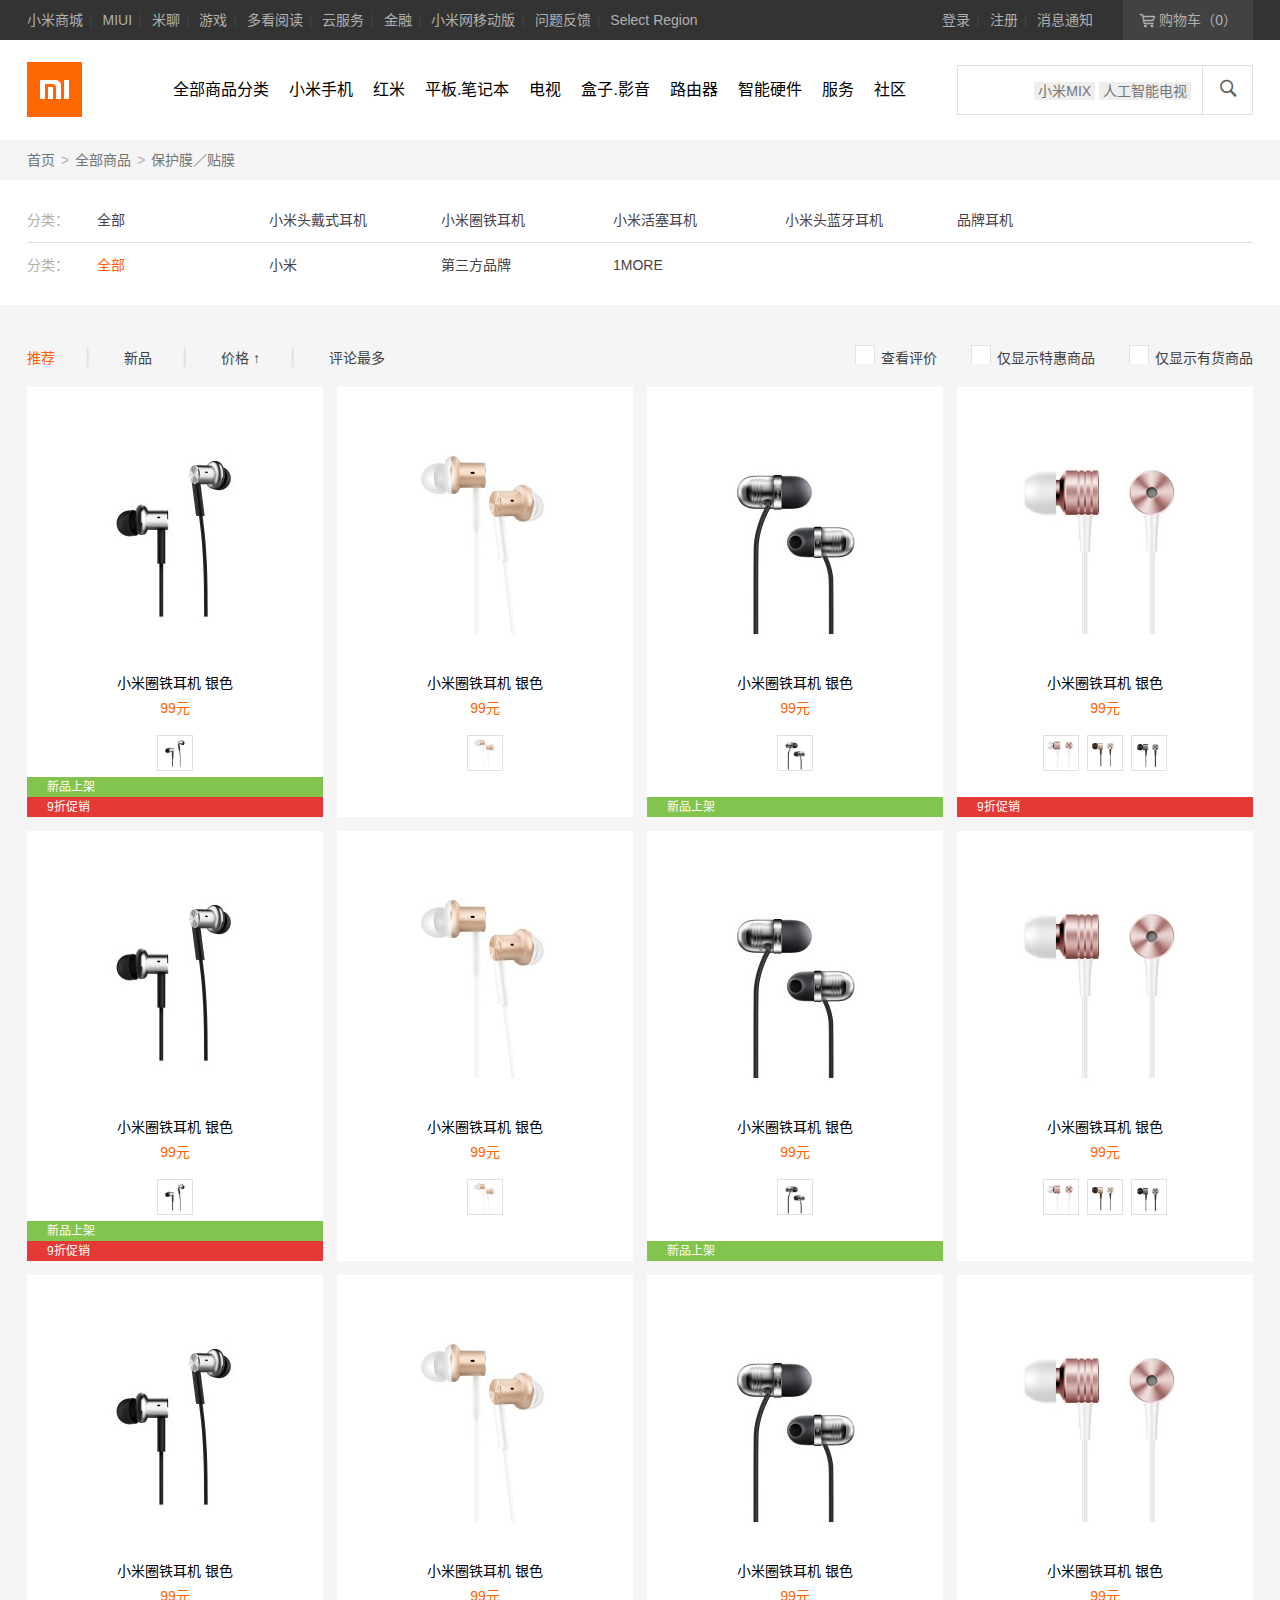
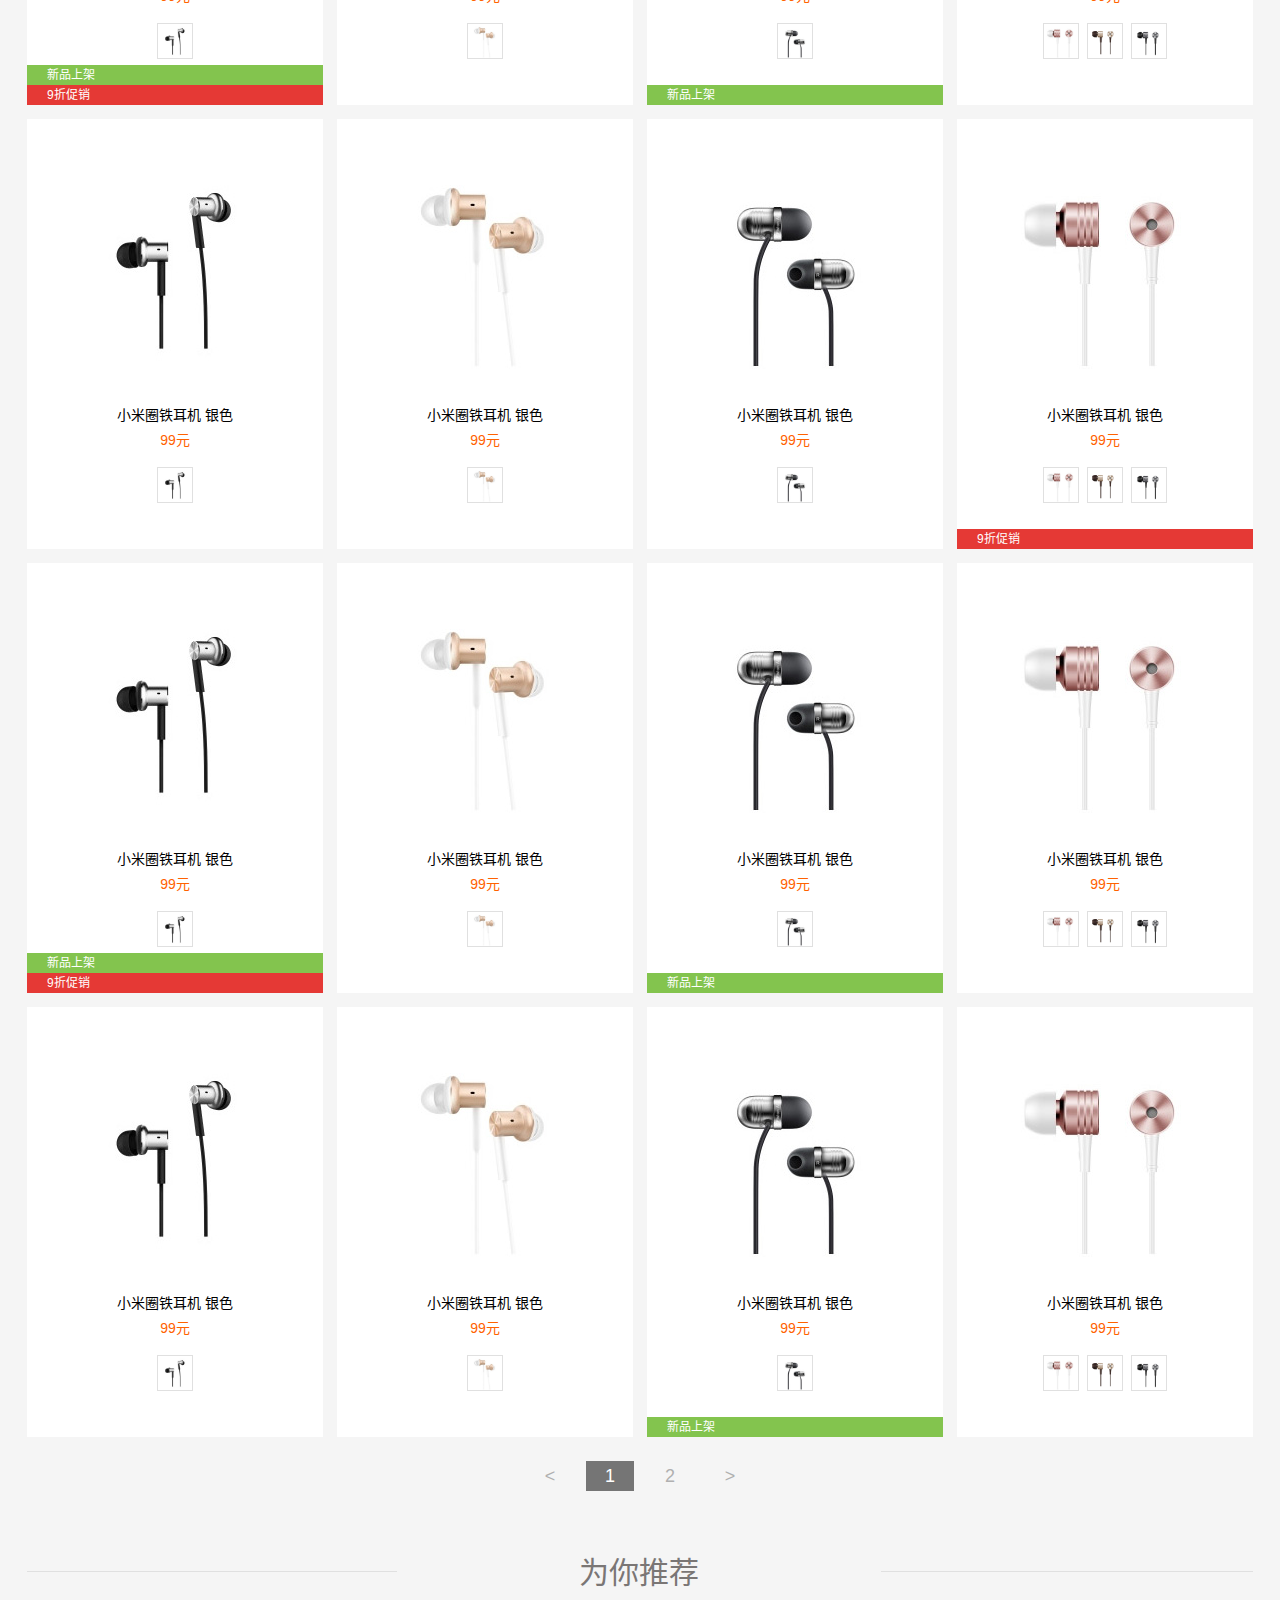
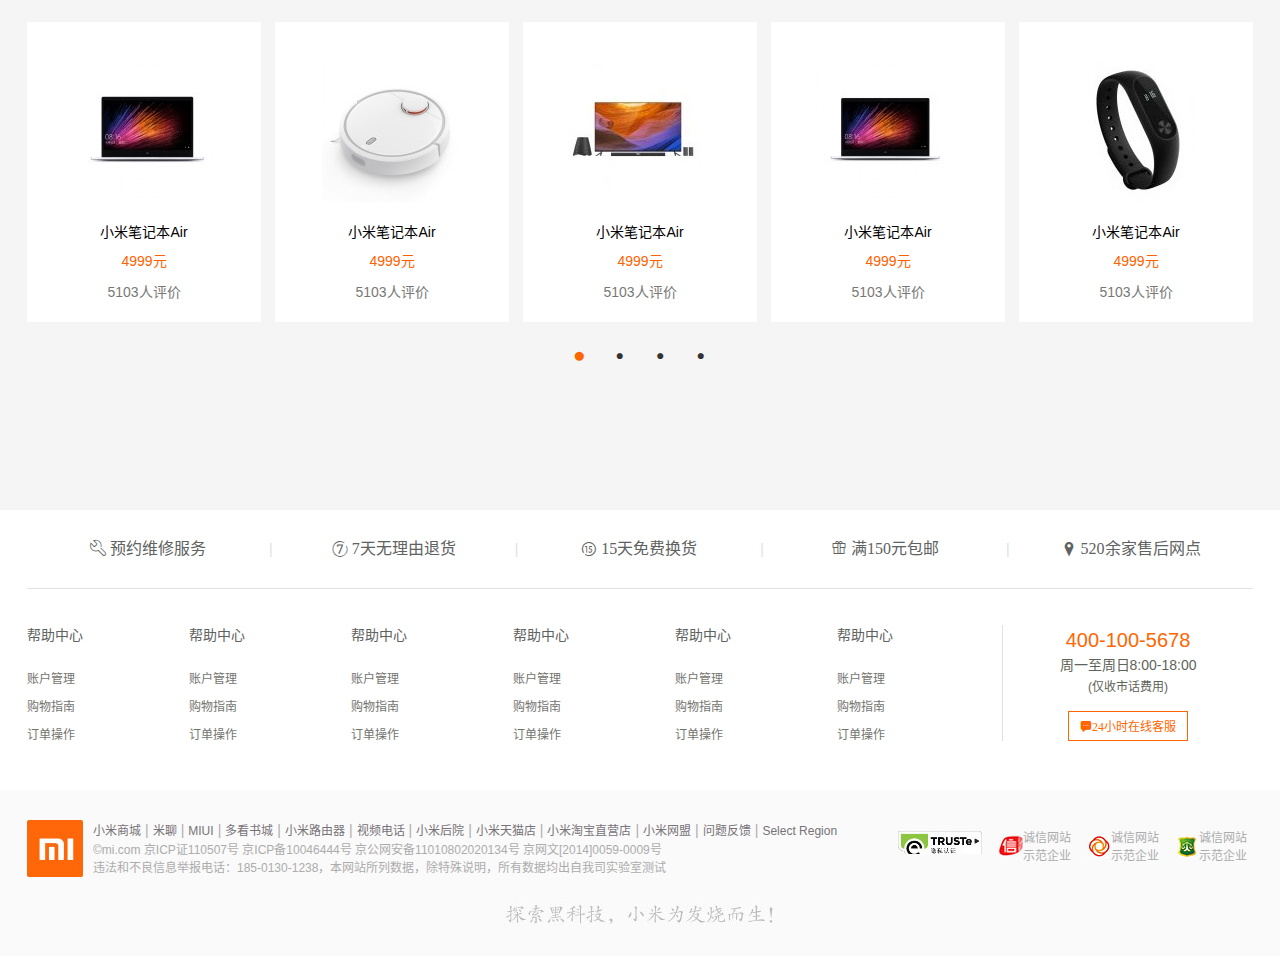
<file: tiemo.html>
<!DOCTYPE html>
<html xml:lang="zh-CN" lang="zh-CN">
<head>
<meta charset="utf-8">
<meta http-equiv="X-UA-Compatible" content="IE=edge,chrome=1">
<title>保护膜/贴膜</title>
<meta name="description" content="小米商城直营小米公司旗下所有产品，囊括小米手机系列小米MIX、小米Note 2，红米手机系列红米Note 4、红米4，智能硬件，配件及小米生活周边，同时提供小米客户服务及售后支持。">
<meta name="keywords" content="小米,小米5s,红米Note4,小米MIX,小米商城">
<link rel="shortcut icon" href="bitbug_favicon.ico" /> 
<link href="css/common.css" rel="stylesheet">
<link href="css/iconfont.css" rel="stylesheet">
<link href="css/categoryCommon2.css" rel="stylesheet">
<style type="text/css">
	.prod{
	margin-bottom: 10px;
}
</style>
<script type="text/javascript" src="js/jquery-1.9.1.min.js"></script>
<script type="text/javascript" src="js/common.js"></script>
</head>
<body>
		<div class="topbar">
    	<div class="container">
    		<div class="topbar-nav">
    			<a class="topbar-link" href="#">小米商城</a><span class="sep">|</span>
    			<a class="topbar-link" href="#">MIUI</a><span class="sep">|</span>
    			<a class="topbar-link" href="#">米聊</a><span class="sep">|</span>
    			<a class="topbar-link" href="#">游戏</a><span class="sep">|</span>
    			<a class="topbar-link" href="#">多看阅读</a><span class="sep">|</span>
    			<a class="topbar-link" href="#">云服务</a><span class="sep">|</span>
    			<a class="topbar-link" href="#">金融</a><span class="sep">|</span>
    			<a class="topbar-link" href="#">小米网移动版</a><span class="sep">|</span>
    			<a class="topbar-link" href="#">问题反馈</a><span class="sep">|</span>
    			<a class="topbar-link" href="#">Select Region</a>
    		</div>
    		<div class="topbar-cart">
				<a href="#" id="j-topbarCartLink" class="topbar-link"><i class="iconfont">&#xe600;</i>购物车（<span class="j-topbarCartNum topbar-cart-num">0</span>）</a>
				<div id="j-topbarCartList" class="topbar-cart-list">
					<div class="cart-no-product">
						购物车中还没有商品，赶紧选购吧！
					</div>
				</div>
    		</div>
    		<div id="j-userInfo" class="topbar-user">
    			<a href="login.html" class="topbar-link">登录</a><span class="sep">|</span>
    			<a href="register.html" class="topbar-link">注册</a><span class="sep">|</span>
    			<a href="#" class="topbar-link">消息通知</a>   
    		</div>
    	</div>
    </div>
    <div class="header-wrap">
    	<div class="child-list-wrap"></div>
	    <div class="header wrap_c">
			<div class="head-logo">
				<a href="#" class="head-logo-link"></a>
			</div>
			<div class="head-nav">
				<ul class="nav-list clearfix">
					<li class="nav-item"><a href="#" class="nav-link j-noShow j-showBannerNav">全部商品分类</a></li>
					<li class="nav-item">
						<a href="#" class="nav-link j-nav-link">小米手机</a>
						<div class="child-nav">
							<ul class="child-list clearfix  wrap_c">
								<li class="child-item">
									<a href="#" class="child-figure-link"><img src="img/index/phone0.jpg" alt="小米5s" width="106px" height="126px"></a>
									<a href="#" class="title">小米5s</a>
									<p class="price">1299元起</p>
								</li>
								<li class="child-item">
									<a href="#" class="child-figure-link"><img src="img/index/phone0.jpg" alt="小米5s" width="106px" height="126px"></a>
									<a href="#" class="title">小米5s</a>
									<p class="price">1299元起</p>
								</li>
								<li class="child-item">
									<a href="#" class="child-figure-link"><img src="img/index/phone0.jpg" alt="小米5s" width="106px" height="126px"></a>
									<a href="#" class="title">小米5s</a>
									<p class="price">1299元起</p>
								</li>
								<li class="child-item">
									<a href="#" class="child-figure-link"><img src="img/index/phone0.jpg" alt="小米5s" width="106px" height="126px"></a>
									<a href="#" class="title">小米5s</a>
									<p class="price">1299元起</p>
								</li>
								<li class="child-item">
									<a href="#" class="child-figure-link"><img src="img/index/phone0.jpg" alt="小米5s" width="106px" height="126px"></a>
									<a href="#" class="title">小米5s</a>
									<p class="price">1299元起</p>
								</li>
								<li class="child-item">
									<a href="#" class="child-figure-link"><img src="img/index/phone0.jpg" alt="小米5s" width="106px" height="126px"></a>
									<a href="#" class="title">小米5s</a>
									<p class="price">1299元起</p>
								</li>
							</ul>
						</div>
					</li>
					<li class="nav-item">
						<a href="#" class="nav-link j-nav-link">红米</a>
						<div class="child-nav">
							<ul class="child-list clearfix  wrap_c">
								<li class="child-item">
									<a href="#" class="child-figure-link"><img src="img/index/phone1.jpg" alt="小米5s" width="106px" height="126px"></a>
									<a href="#" class="title">小米5s</a>
									<p class="price">1299元起</p>
								</li>
								<li class="child-item">
									<a href="#" class="child-figure-link"><img src="img/index/phone1.jpg" alt="小米5s" width="106px" height="126px"></a>
									<a href="#" class="title">小米5s</a>
									<p class="price">1299元起</p>
								</li>
								<li class="child-item">
									<a href="#" class="child-figure-link"><img src="img/index/phone1.jpg" alt="小米5s" width="106px" height="126px"></a>
									<a href="#" class="title">小米5s</a>
									<p class="price">1299元起</p>
								</li>
								<li class="child-item">
									<a href="#" class="child-figure-link"><img src="img/index/phone1.jpg" alt="小米5s" width="106px" height="126px"></a>
									<a href="#" class="title">小米5s</a>
									<p class="price">1299元起</p>
								</li>
								<li class="child-item">
									<a href="#" class="child-figure-link"><img src="img/index/phone1.jpg" alt="小米5s" width="106px" height="126px"></a>
									<a href="#" class="title">小米5s</a>
									<p class="price">1299元起</p>
								</li>
								<li class="child-item">
									<a href="#" class="child-figure-link"><img src="img/index/phone1.jpg" alt="小米5s" width="106px" height="126px"></a>
									<a href="#" class="title">小米5s</a>
									<p class="price">1299元起</p>
								</li>
							</ul>
						</div>
					</li>
					<li class="nav-item">
						<a href="#" class="nav-link j-nav-link">平板.笔记本</a>
						<div class="child-nav">
							<ul class="child-list clearfix  wrap_c">
								<li class="child-item">
									<a href="#" class="child-figure-link"><img src="img/index/pad0.jpg" alt="小米5s" width="106px" height="126px"></a>
									<a href="#" class="title">小米5s</a>
									<p class="price">1299元起</p>
								</li>
								<li class="child-item">
									<a href="#" class="child-figure-link"><img src="img/index/pad0.jpg" alt="小米5s" width="106px" height="126px"></a>
									<a href="#" class="title">小米5s</a>
									<p class="price">1299元起</p>
								</li>
								<li class="child-item">
									<a href="#" class="child-figure-link"><img src="img/index/pad0.jpg" alt="小米5s" width="106px" height="126px"></a>
									<a href="#" class="title">小米5s</a>
									<p class="price">1299元起</p>
								</li>
								<li class="child-item">
									<a href="#" class="child-figure-link"><img src="img/index/pad0.jpg" alt="小米5s" width="106px" height="126px"></a>
									<a href="#" class="title">小米5s</a>
									<p class="price">1299元起</p>
								</li>
								<li class="child-item">
									<a href="#" class="child-figure-link"><img src="img/index/pad0.jpg" alt="小米5s" width="106px" height="126px"></a>
									<a href="#" class="title">小米5s</a>
									<p class="price">1299元起</p>
								</li>
								<li class="child-item">
									<a href="#" class="child-figure-link"><img src="img/index/pad0.jpg" alt="小米5s" width="106px" height="126px"></a>
									<a href="#" class="title">小米5s</a>
									<p class="price">1299元起</p>
								</li>
							</ul>
						</div>
					</li>
					<li class="nav-item">
						<a href="#" class="nav-link j-nav-link">电视</a>
						<div class="child-nav">
							<ul class="child-list clearfix  wrap_c">
								<li class="child-item">
									<a href="#" class="child-figure-link"><img src="img/index/phone0.jpg" alt="小米5s" width="106px" height="126px"></a>
									<a href="#" class="title">小米5s</a>
									<p class="price">1299元起</p>
								</li>
								<li class="child-item">
									<a href="#" class="child-figure-link"><img src="img/index/phone0.jpg" alt="小米5s" width="106px" height="126px"></a>
									<a href="#" class="title">小米5s</a>
									<p class="price">1299元起</p>
								</li>
								<li class="child-item">
									<a href="#" class="child-figure-link"><img src="img/index/phone0.jpg" alt="小米5s" width="106px" height="126px"></a>
									<a href="#" class="title">小米5s</a>
									<p class="price">1299元起</p>
								</li>
								<li class="child-item">
									<a href="#" class="child-figure-link"><img src="img/index/phone0.jpg" alt="小米5s" width="106px" height="126px"></a>
									<a href="#" class="title">小米5s</a>
									<p class="price">1299元起</p>
								</li>
								<li class="child-item">
									<a href="#" class="child-figure-link"><img src="img/index/phone0.jpg" alt="小米5s" width="106px" height="126px"></a>
									<a href="#" class="title">小米5s</a>
									<p class="price">1299元起</p>
								</li>
								<li class="child-item">
									<a href="#" class="child-figure-link"><img src="img/index/phone0.jpg" alt="小米5s" width="106px" height="126px"></a>
									<a href="#" class="title">小米5s</a>
									<p class="price">1299元起</p>
								</li>
							</ul>
						</div>
					</li>
					<li class="nav-item">
						<a href="#" class="nav-link j-nav-link">盒子.影音</a>
						<div class="child-nav">
							<ul class="child-list clearfix  wrap_c">
								<li class="child-item">
									<a href="#" class="child-figure-link"><img src="img/index/phone1.jpg" alt="小米5s" width="106px" height="126px"></a>
									<a href="#" class="title">小米5s</a>
									<p class="price">1299元起</p>
								</li>
								<li class="child-item">
									<a href="#" class="child-figure-link"><img src="img/index/phone1.jpg" alt="小米5s" width="106px" height="126px"></a>
									<a href="#" class="title">小米5s</a>
									<p class="price">1299元起</p>
								</li>
								<li class="child-item">
									<a href="#" class="child-figure-link"><img src="img/index/phone1.jpg" alt="小米5s" width="106px" height="126px"></a>
									<a href="#" class="title">小米5s</a>
									<p class="price">1299元起</p>
								</li>
								<li class="child-item">
									<a href="#" class="child-figure-link"><img src="img/index/phone1.jpg" alt="小米5s" width="106px" height="126px"></a>
									<a href="#" class="title">小米5s</a>
									<p class="price">1299元起</p>
								</li>
								<li class="child-item">
									<a href="#" class="child-figure-link"><img src="img/index/phone1.jpg" alt="小米5s" width="106px" height="126px"></a>
									<a href="#" class="title">小米5s</a>
									<p class="price">1299元起</p>
								</li>
								<li class="child-item">
									<a href="#" class="child-figure-link"><img src="img/index/phone1.jpg" alt="小米5s" width="106px" height="126px"></a>
									<a href="#" class="title">小米5s</a>
									<p class="price">1299元起</p>
								</li>
							</ul>
						</div>
					</li>
					<li class="nav-item">
						<a href="#" class="nav-link j-nav-link">路由器</a>
						<div class="child-nav">
							<ul class="child-list clearfix  wrap_c">
								<li class="child-item">
									<a href="#" class="child-figure-link"><img src="img/index/pad0.jpg" alt="小米5s" width="106px" height="126px"></a>
									<a href="#" class="title">小米5s</a>
									<p class="price">1299元起</p>
								</li>
								<li class="child-item">
									<a href="#" class="child-figure-link"><img src="img/index/pad0.jpg" alt="小米5s" width="106px" height="126px"></a>
									<a href="#" class="title">小米5s</a>
									<p class="price">1299元起</p>
								</li>
								<li class="child-item">
									<a href="#" class="child-figure-link"><img src="img/index/pad0.jpg" alt="小米5s" width="106px" height="126px"></a>
									<a href="#" class="title">小米5s</a>
									<p class="price">1299元起</p>
								</li>
								<li class="child-item">
									<a href="#" class="child-figure-link"><img src="img/index/pad0.jpg" alt="小米5s" width="106px" height="126px"></a>
									<a href="#" class="title">小米5s</a>
									<p class="price">1299元起</p>
								</li>
								<li class="child-item">
									<a href="#" class="child-figure-link"><img src="img/index/pad0.jpg" alt="小米5s" width="106px" height="126px"></a>
									<a href="#" class="title">小米5s</a>
									<p class="price">1299元起</p>
								</li>
								<li class="child-item">
									<a href="#" class="child-figure-link"><img src="img/index/pad0.jpg" alt="小米5s" width="106px" height="126px"></a>
									<a href="#" class="title">小米5s</a>
									<p class="price">1299元起</p>
								</li>
							</ul>
						</div>
					</li>
					<li class="nav-item">
						<a href="#" class="nav-link j-nav-link">智能硬件</a>
						<div class="child-nav">
							<ul class="child-list clearfix  wrap_c">
								<li class="child-item">
									<a href="#" class="child-figure-link"><img src="img/index/phone0.jpg" alt="小米5s" width="106px" height="126px"></a>
									<a href="#" class="title">小米5s</a>
									<p class="price">1299元起</p>
								</li>
								<li class="child-item">
									<a href="#" class="child-figure-link"><img src="img/index/phone0.jpg" alt="小米5s" width="106px" height="126px"></a>
									<a href="#" class="title">小米5s</a>
									<p class="price">1299元起</p>
								</li>
								<li class="child-item">
									<a href="#" class="child-figure-link"><img src="img/index/phone0.jpg" alt="小米5s" width="106px" height="126px"></a>
									<a href="#" class="title">小米5s</a>
									<p class="price">1299元起</p>
								</li>
								<li class="child-item">
									<a href="#" class="child-figure-link"><img src="img/index/phone0.jpg" alt="小米5s" width="106px" height="126px"></a>
									<a href="#" class="title">小米5s</a>
									<p class="price">1299元起</p>
								</li>
								<li class="child-item">
									<a href="#" class="child-figure-link"><img src="img/index/phone0.jpg" alt="小米5s" width="106px" height="126px"></a>
									<a href="#" class="title">小米5s</a>
									<p class="price">1299元起</p>
								</li>
								<li class="child-item">
									<a href="#" class="child-figure-link"><img src="img/index/phone0.jpg" alt="小米5s" width="106px" height="126px"></a>
									<a href="#" class="title">小米5s</a>
									<p class="price">1299元起</p>
								</li>
							</ul>
						</div>
					</li>
					<li class="nav-item"><a href="#" class="nav-link j-noShow">服务</a>
					</li>
					<li class="nav-item"><a href="#" class="nav-link j-noShow">社区</a></li>
				</ul>
			</div>
			<div class="head-search">
				<form action="#" class="search-form" method="get">
					<input type="text" class="search-text">
					<input type="submit" class="search-btn" value="">
					<i class="iconfont">&#xe611;</i>
					<div class="search-hot-words">
						<a href="#" class="search-hot-link">小米MIX</a>
						<a href="#" class="search-hot-link">人工智能电视</a>
					</div>
					<div class="search-keys hide">
						<ul>
							<li class="keys-item">
								<a href="#" class="keys-link">小米5plus<em class="keys-num">约有5件</em></a>
							</li>
							<li class="keys-item">
								<a href="#" class="keys-link">小米5plus<em class="keys-num">约有5件</em></a>
							</li>
							<li class="keys-item">
								<a href="#" class="keys-link">小米5plus<em class="keys-num">约有5件</em></a>
							</li>
							<li class="keys-item">
								<a href="#" class="keys-link">小米5plus<em class="keys-num">约有5件</em></a>
							</li>
							<li class="keys-item">
								<a href="#" class="keys-link">小米5plus<em class="keys-num">约有5件</em></a>
							</li>
							<li class="keys-item">
								<a href="#" class="keys-link">小米5plus<em class="keys-num">约有5件</em></a>
							</li>
							<li class="keys-item">
								<a href="#" class="keys-link">小米5plus<em class="keys-num">约有5件</em></a>
							</li>
							<li class="keys-item">
								<a href="#" class="keys-link">小米5plus<em class="keys-num">约有5件</em></a>
							</li>
							<li class="keys-item">
								<a href="#" class="keys-link">小米5plus<em class="keys-num">约有5件</em></a>
							</li>
							<li class="keys-item">
								<a href="#" class="keys-link">小米5plus<em class="keys-num">约有5件</em></a>
							</li>
							<li class="keys-item">
								<a href="#" class="keys-link">小米5plus<em class="keys-num">约有5件</em></a>
							</li>
							<li class="keys-item">
								<a href="#" class="keys-link">小米5plus<em class="keys-num">约有5件</em></a>
							</li>
							<li class="keys-item">
								<a href="#" class="keys-link">小米5plus<em class="keys-num">约有5件</em></a>
							</li>
						</ul>
					</div>
				</form>
			</div>
	    </div>
	    <div class="banner-nav-wrap wrap_c">
		    <div class="banner-nav hide">
				<ul>
					<li class="banner-nav-item">
						<a href="phone.html" class="banner-nav-link"><span>手机 电话卡</span><i class="iconfont">&#xe688;</i></a>
						<div class="banner-nav-child hide">
							<ul>
								<li class="banner-child-item">
									<a href="#" class="banner-child-link"><span class="banner-child-left"><img src="img/index/mini.jpg" alt="小米MIX"><span class="pro-name">小米MIX</span></span><span class="pro-choose">选购</span></a>
								</li>
								<li class="banner-child-item">
									<a href="#" class="banner-child-link"><span class="banner-child-left"><img src="img/index/mini.jpg" alt="小米MIX"><span class="pro-name">小米MIX</span></span><span class="pro-choose">选购</span></a>
								</li>
								<li class="banner-child-item">
									<a href="#" class="banner-child-link"><span class="banner-child-left"><img src="img/index/mini.jpg" alt="小米MIX"><span class="pro-name">小米MIX</span></span><span class="pro-choose">选购</span></a>
								</li>
								<li class="banner-child-item">
									<a href="#" class="banner-child-link"><span class="banner-child-left"><img src="img/index/mini.jpg" alt="小米MIX"><span class="pro-name">小米MIX</span></span><span class="pro-choose">选购</span></a>
								</li>
								<li class="banner-child-item">
									<a href="#" class="banner-child-link"><span class="banner-child-left"><img src="img/index/mini.jpg" alt="小米MIX"><span class="pro-name">小米MIX</span></span><span class="pro-choose">选购</span></a>
								</li>
								<li class="banner-child-item">
									<a href="#" class="banner-child-link"><span class="banner-child-left"><img src="img/index/mini.jpg" alt="小米MIX"><span class="pro-name">小米MIX</span></span><span class="pro-choose">选购</span></a>
								</li>
							</ul>
							<ul>
								<li class="banner-child-item">
									<a href="#" class="banner-child-link"><span class="banner-child-left"><img src="img/index/mini.jpg" alt="小米MIX"><span class="pro-name">小米MIX</span></span><span class="pro-choose">选购</span></a>
								</li>
								<li class="banner-child-item">
									<a href="#" class="banner-child-link"><span class="banner-child-left"><img src="img/index/mini.jpg" alt="小米MIX"><span class="pro-name">小米MIX</span></span><span class="pro-choose">选购</span></a>
								</li>
								<li class="banner-child-item">
									<a href="#" class="banner-child-link"><span class="banner-child-left"><img src="img/index/mini.jpg" alt="小米MIX"><span class="pro-name">小米MIX</span></span><span class="pro-choose">选购</span></a>
								</li>
								<li class="banner-child-item">
									<a href="#" class="banner-child-link"><span class="banner-child-left"><img src="img/index/mini.jpg" alt="小米MIX"><span class="pro-name">小米MIX</span></span><span class="pro-choose">选购</span></a>
								</li>
								<li class="banner-child-item">
									<a href="#" class="banner-child-link"><span class="banner-child-left"><img src="img/index/mini.jpg" alt="小米MIX"><span class="pro-name">小米MIX</span></span><span class="pro-choose">选购</span></a>
								</li>
								<li class="banner-child-item">
									<a href="#" class="banner-child-link"><span class="banner-child-left"><img src="img/index/mini.jpg" alt="小米MIX"><span class="pro-name">小米MIX</span></span><span class="pro-choose">选购</span></a>
								</li>
							</ul>
						</div>
					</li>
					<li class="banner-nav-item">
						<a href="#" class="banner-nav-link"><span>手机 电话卡</span><i class="iconfont">&#xe688;</i></a>
						<div class="banner-nav-child hide">
							<ul>
								<li class="banner-child-item">
									<a href="#" class="banner-child-link"><span class="banner-child-left"><img src="img/index/mini.jpg" alt="小米MIX"><span class="pro-name">小米MIX</span></span><span class="pro-choose">选购</span></a>
								</li>
								<li class="banner-child-item">
									<a href="#" class="banner-child-link"><span class="banner-child-left"><img src="img/index/mini.jpg" alt="小米MIX"><span class="pro-name">小米MIX</span></span><span class="pro-choose">选购</span></a>
								</li>
								<li class="banner-child-item">
									<a href="#" class="banner-child-link"><span class="banner-child-left"><img src="img/index/mini.jpg" alt="小米MIX"><span class="pro-name">小米MIX</span></span><span class="pro-choose">选购</span></a>
								</li>
								<li class="banner-child-item">
									<a href="#" class="banner-child-link"><span class="banner-child-left"><img src="img/index/mini.jpg" alt="小米MIX"><span class="pro-name">小米MIX</span></span><span class="pro-choose">选购</span></a>
								</li>
								<li class="banner-child-item">
									<a href="#" class="banner-child-link"><span class="banner-child-left"><img src="img/index/mini.jpg" alt="小米MIX"><span class="pro-name">小米MIX</span></span><span class="pro-choose">选购</span></a>
								</li>
							</ul>
						</div>
					</li>
					<li class="banner-nav-item">
						<a href="#" class="banner-nav-link"><span>手机 电话卡</span><i class="iconfont">&#xe688;</i></a>
						<div class="banner-nav-child hide">
							<ul>
								<li class="banner-child-item">
									<a href="#" class="banner-child-link"><span class="banner-child-left"><img src="img/index/mini.jpg" alt="小米MIX"><span class="pro-name">小米MIX</span></span><span class="pro-choose">选购</span></a>
								</li>
								<li class="banner-child-item">
									<a href="#" class="banner-child-link"><span class="banner-child-left"><img src="img/index/mini.jpg" alt="小米MIX"><span class="pro-name">小米MIX</span></span><span class="pro-choose">选购</span></a>
								</li>
								<li class="banner-child-item">
									<a href="#" class="banner-child-link"><span class="banner-child-left"><img src="img/index/mini.jpg" alt="小米MIX"><span class="pro-name">小米MIX</span></span><span class="pro-choose">选购</span></a>
								</li>
								<li class="banner-child-item">
									<a href="#" class="banner-child-link"><span class="banner-child-left"><img src="img/index/mini.jpg" alt="小米MIX"><span class="pro-name">小米MIX</span></span><span class="pro-choose">选购</span></a>
								</li>
								<li class="banner-child-item">
									<a href="#" class="banner-child-link"><span class="banner-child-left"><img src="img/index/mini.jpg" alt="小米MIX"><span class="pro-name">小米MIX</span></span><span class="pro-choose">选购</span></a>
								</li>
								<li class="banner-child-item">
									<a href="#" class="banner-child-link"><span class="banner-child-left"><img src="img/index/mini.jpg" alt="小米MIX"><span class="pro-name">小米MIX</span></span><span class="pro-choose">选购</span></a>
								</li>
							</ul>
							<ul>
								<li class="banner-child-item">
									<a href="#" class="banner-child-link"><span class="banner-child-left"><img src="img/index/mini.jpg" alt="小米MIX"><span class="pro-name">小米MIX</span></span><span class="pro-choose">选购</span></a>
								</li>
								<li class="banner-child-item">
									<a href="#" class="banner-child-link"><span class="banner-child-left"><img src="img/index/mini.jpg" alt="小米MIX"><span class="pro-name">小米MIX</span></span><span class="pro-choose">选购</span></a>
								</li>
								<li class="banner-child-item">
									<a href="#" class="banner-child-link"><span class="banner-child-left"><img src="img/index/mini.jpg" alt="小米MIX"><span class="pro-name">小米MIX</span></span><span class="pro-choose">选购</span></a>
								</li>
								<li class="banner-child-item">
									<a href="#" class="banner-child-link"><span class="banner-child-left"><img src="img/index/mini.jpg" alt="小米MIX"><span class="pro-name">小米MIX</span></span><span class="pro-choose">选购</span></a>
								</li>
								<li class="banner-child-item">
									<a href="#" class="banner-child-link"><span class="banner-child-left"><img src="img/index/mini.jpg" alt="小米MIX"><span class="pro-name">小米MIX</span></span><span class="pro-choose">选购</span></a>
								</li>
								<li class="banner-child-item">
									<a href="#" class="banner-child-link"><span class="banner-child-left"><img src="img/index/mini.jpg" alt="小米MIX"><span class="pro-name">小米MIX</span></span><span class="pro-choose">选购</span></a>
								</li>
							</ul>
							<ul>
								<li class="banner-child-item">
									<a href="#" class="banner-child-link"><span class="banner-child-left"><img src="img/index/mini.jpg" alt="小米MIX"><span class="pro-name">小米MIX</span></span><span class="pro-choose">选购</span></a>
								</li>
								<li class="banner-child-item">
									<a href="#" class="banner-child-link"><span class="banner-child-left"><img src="img/index/mini.jpg" alt="小米MIX"><span class="pro-name">小米MIX</span></span><span class="pro-choose">选购</span></a>
								</li>
								<li class="banner-child-item">
									<a href="#" class="banner-child-link"><span class="banner-child-left"><img src="img/index/mini.jpg" alt="小米MIX"><span class="pro-name">小米MIX</span></span><span class="pro-choose">选购</span></a>
								</li>
								<li class="banner-child-item">
									<a href="#" class="banner-child-link"><span class="banner-child-left"><img src="img/index/mini.jpg" alt="小米MIX"><span class="pro-name">小米MIX</span></span><span class="pro-choose">选购</span></a>
								</li>
								<li class="banner-child-item">
									<a href="#" class="banner-child-link"><span class="banner-child-left"><img src="img/index/mini.jpg" alt="小米MIX"><span class="pro-name">小米MIX</span></span><span class="pro-choose">选购</span></a>
								</li>
							</ul>
						</div>
					</li>
					<li class="banner-nav-item">
						<a href="#" class="banner-nav-link"><span>手机 电话卡</span><i class="iconfont">&#xe688;</i></a>
						<div class="banner-nav-child hide">
							<ul>
								<li class="banner-child-item">
									<a href="#" class="banner-child-link"><span class="banner-child-left"><img src="img/index/mini.jpg" alt="小米MIX"><span class="pro-name">小米MIX</span></span><span class="pro-choose">选购</span></a>
								</li>
								<li class="banner-child-item">
									<a href="#" class="banner-child-link"><span class="banner-child-left"><img src="img/index/mini.jpg" alt="小米MIX"><span class="pro-name">小米MIX</span></span><span class="pro-choose">选购</span></a>
								</li>
								<li class="banner-child-item">
									<a href="#" class="banner-child-link"><span class="banner-child-left"><img src="img/index/mini.jpg" alt="小米MIX"><span class="pro-name">小米MIX</span></span><span class="pro-choose">选购</span></a>
								</li>
								<li class="banner-child-item">
									<a href="#" class="banner-child-link"><span class="banner-child-left"><img src="img/index/mini.jpg" alt="小米MIX"><span class="pro-name">小米MIX</span></span><span class="pro-choose">选购</span></a>
								</li>
								<li class="banner-child-item">
									<a href="#" class="banner-child-link"><span class="banner-child-left"><img src="img/index/mini.jpg" alt="小米MIX"><span class="pro-name">小米MIX</span></span><span class="pro-choose">选购</span></a>
								</li>
							</ul>
						</div>
					</li>
					<li class="banner-nav-item">
						<a href="#" class="banner-nav-link"><span>手机 电话卡</span><i class="iconfont">&#xe688;</i></a>
						<div class="banner-nav-child hide">
							<ul>
								<li class="banner-child-item">
									<a href="#" class="banner-child-link"><span class="banner-child-left"><img src="img/index/mini.jpg" alt="小米MIX"><span class="pro-name">小米MIX</span></span><span class="pro-choose">选购</span></a>
								</li>
								<li class="banner-child-item">
									<a href="#" class="banner-child-link"><span class="banner-child-left"><img src="img/index/mini.jpg" alt="小米MIX"><span class="pro-name">小米MIX</span></span><span class="pro-choose">选购</span></a>
								</li>
								<li class="banner-child-item">
									<a href="#" class="banner-child-link"><span class="banner-child-left"><img src="img/index/mini.jpg" alt="小米MIX"><span class="pro-name">小米MIX</span></span><span class="pro-choose">选购</span></a>
								</li>
								<li class="banner-child-item">
									<a href="#" class="banner-child-link"><span class="banner-child-left"><img src="img/index/mini.jpg" alt="小米MIX"><span class="pro-name">小米MIX</span></span><span class="pro-choose">选购</span></a>
								</li>
								<li class="banner-child-item">
									<a href="#" class="banner-child-link"><span class="banner-child-left"><img src="img/index/mini.jpg" alt="小米MIX"><span class="pro-name">小米MIX</span></span><span class="pro-choose">选购</span></a>
								</li>
							</ul>
						</div>
					</li>
					<li class="banner-nav-item">
						<a href="#" class="banner-nav-link"><span>手机 电话卡</span><i class="iconfont">&#xe688;</i></a>
						<div class="banner-nav-child hide">
							<ul>
								<li class="banner-child-item">
									<a href="#" class="banner-child-link"><span class="banner-child-left"><img src="img/index/mini.jpg" alt="小米MIX"><span class="pro-name">小米MIX</span></span><span class="pro-choose">选购</span></a>
								</li>
								<li class="banner-child-item">
									<a href="#" class="banner-child-link"><span class="banner-child-left"><img src="img/index/mini.jpg" alt="小米MIX"><span class="pro-name">小米MIX</span></span><span class="pro-choose">选购</span></a>
								</li>
								<li class="banner-child-item">
									<a href="#" class="banner-child-link"><span class="banner-child-left"><img src="img/index/mini.jpg" alt="小米MIX"><span class="pro-name">小米MIX</span></span><span class="pro-choose">选购</span></a>
								</li>
								<li class="banner-child-item">
									<a href="#" class="banner-child-link"><span class="banner-child-left"><img src="img/index/mini.jpg" alt="小米MIX"><span class="pro-name">小米MIX</span></span><span class="pro-choose">选购</span></a>
								</li>
								<li class="banner-child-item">
									<a href="#" class="banner-child-link"><span class="banner-child-left"><img src="img/index/mini.jpg" alt="小米MIX"><span class="pro-name">小米MIX</span></span><span class="pro-choose">选购</span></a>
								</li>
							</ul>
						</div>
					</li>
					<li class="banner-nav-item">
						<a href="#" class="banner-nav-link"><span>手机 电话卡</span><i class="iconfont">&#xe688;</i></a>
						<div class="banner-nav-child hide">
							<ul>
								<li class="banner-child-item">
									<a href="#" class="banner-child-link"><span class="banner-child-left"><img src="img/index/mini.jpg" alt="小米MIX"><span class="pro-name">小米MIX</span></span><span class="pro-choose">选购</span></a>
								</li>
								<li class="banner-child-item">
									<a href="#" class="banner-child-link"><span class="banner-child-left"><img src="img/index/mini.jpg" alt="小米MIX"><span class="pro-name">小米MIX</span></span><span class="pro-choose">选购</span></a>
								</li>
								<li class="banner-child-item">
									<a href="#" class="banner-child-link"><span class="banner-child-left"><img src="img/index/mini.jpg" alt="小米MIX"><span class="pro-name">小米MIX</span></span><span class="pro-choose">选购</span></a>
								</li>
								<li class="banner-child-item">
									<a href="#" class="banner-child-link"><span class="banner-child-left"><img src="img/index/mini.jpg" alt="小米MIX"><span class="pro-name">小米MIX</span></span><span class="pro-choose">选购</span></a>
								</li>
								<li class="banner-child-item">
									<a href="#" class="banner-child-link"><span class="banner-child-left"><img src="img/index/mini.jpg" alt="小米MIX"><span class="pro-name">小米MIX</span></span><span class="pro-choose">选购</span></a>
								</li>
							</ul>
						</div>
					</li>
					<li class="banner-nav-item">
						<a href="#" class="banner-nav-link"><span>手机 电话卡</span><i class="iconfont">&#xe688;</i></a>
						<div class="banner-nav-child hide">
							<ul>
								<li class="banner-child-item">
									<a href="#" class="banner-child-link"><span class="banner-child-left"><img src="img/index/mini.jpg" alt="小米MIX"><span class="pro-name">小米MIX</span></span><span class="pro-choose">选购</span></a>
								</li>
								<li class="banner-child-item">
									<a href="#" class="banner-child-link"><span class="banner-child-left"><img src="img/index/mini.jpg" alt="小米MIX"><span class="pro-name">小米MIX</span></span><span class="pro-choose">选购</span></a>
								</li>
								<li class="banner-child-item">
									<a href="#" class="banner-child-link"><span class="banner-child-left"><img src="img/index/mini.jpg" alt="小米MIX"><span class="pro-name">小米MIX</span></span><span class="pro-choose">选购</span></a>
								</li>
								<li class="banner-child-item">
									<a href="#" class="banner-child-link"><span class="banner-child-left"><img src="img/index/mini.jpg" alt="小米MIX"><span class="pro-name">小米MIX</span></span><span class="pro-choose">选购</span></a>
								</li>
								<li class="banner-child-item">
									<a href="#" class="banner-child-link"><span class="banner-child-left"><img src="img/index/mini.jpg" alt="小米MIX"><span class="pro-name">小米MIX</span></span><span class="pro-choose">选购</span></a>
								</li>
							</ul>
						</div>
					</li>
					<li class="banner-nav-item">
						<a href="#" class="banner-nav-link"><span>手机 电话卡</span><i class="iconfont">&#xe688;</i></a>
						<div class="banner-nav-child hide">
							<ul>
								<li class="banner-child-item">
									<a href="#" class="banner-child-link"><span class="banner-child-left"><img src="img/index/mini.jpg" alt="小米MIX"><span class="pro-name">小米MIX</span></span><span class="pro-choose">选购</span></a>
								</li>
								<li class="banner-child-item">
									<a href="#" class="banner-child-link"><span class="banner-child-left"><img src="img/index/mini.jpg" alt="小米MIX"><span class="pro-name">小米MIX</span></span><span class="pro-choose">选购</span></a>
								</li>
								<li class="banner-child-item">
									<a href="#" class="banner-child-link"><span class="banner-child-left"><img src="img/index/mini.jpg" alt="小米MIX"><span class="pro-name">小米MIX</span></span><span class="pro-choose">选购</span></a>
								</li>
								<li class="banner-child-item">
									<a href="#" class="banner-child-link"><span class="banner-child-left"><img src="img/index/mini.jpg" alt="小米MIX"><span class="pro-name">小米MIX</span></span><span class="pro-choose">选购</span></a>
								</li>
								<li class="banner-child-item">
									<a href="#" class="banner-child-link"><span class="banner-child-left"><img src="img/index/mini.jpg" alt="小米MIX"><span class="pro-name">小米MIX</span></span><span class="pro-choose">选购</span></a>
								</li>
							</ul>
						</div>
					</li>
					<li class="banner-nav-item">
						<a href="#" class="banner-nav-link"><span>手机 电话卡</span><i class="iconfont">&#xe688;</i></a>
						<div class="banner-nav-child hide">
							<ul>
								<li class="banner-child-item">
									<a href="#" class="banner-child-link"><span class="banner-child-left"><img src="img/index/mini.jpg" alt="小米MIX"><span class="pro-name">小米MIX</span></span><span class="pro-choose">选购</span></a>
								</li>
								<li class="banner-child-item">
									<a href="#" class="banner-child-link"><span class="banner-child-left"><img src="img/index/mini.jpg" alt="小米MIX"><span class="pro-name">小米MIX</span></span><span class="pro-choose">选购</span></a>
								</li>
								<li class="banner-child-item">
									<a href="#" class="banner-child-link"><span class="banner-child-left"><img src="img/index/mini.jpg" alt="小米MIX"><span class="pro-name">小米MIX</span></span><span class="pro-choose">选购</span></a>
								</li>
								<li class="banner-child-item">
									<a href="#" class="banner-child-link"><span class="banner-child-left"><img src="img/index/mini.jpg" alt="小米MIX"><span class="pro-name">小米MIX</span></span><span class="pro-choose">选购</span></a>
								</li>
								<li class="banner-child-item">
									<a href="#" class="banner-child-link"><span class="banner-child-left"><img src="img/index/mini.jpg" alt="小米MIX"><span class="pro-name">小米MIX</span></span><span class="pro-choose">选购</span></a>
								</li>
							</ul>
						</div>
					</li>
				</ul>
	    	</div>
    	</div>
    </div>
		<div class="pageMain">
			<div class="container">
				<p class="pageTag">
					<a href="index.html" class="pageTag_a">首页</a><span class="sep">&gt;</span><a href="index.html" class="pageTag_a">全部商品</a><span class="sep">&gt;</span>保护膜／贴膜
				</p>
			</div>
			<div class="nav">
				<div class="container">
					<div class="nav_div nav_div-up">
						<span class="nav_span">分类：</span>
						<ul class="nav_ul">
							<li class="nav_li  nav_li-all">
								<a href="#" class="nav_a">全部</a>
							</li>
							<li class="nav_li">
								<a href="#" class="nav_a">小米头戴式耳机</a>
							</li>
							<li class="nav_li">
								<a href="#" class="nav_a">小米圈铁耳机</a>
							</li>
							<li class="nav_li">
								<a href="#" class="nav_a">小米活塞耳机</a>
							</li>
							<li class="nav_li">
								<a href="#" class="nav_a">小米头蓝牙耳机</a>
							</li>
							<li class="nav_li">
								<a href="#" class="nav_a">品牌耳机</a>
							</li>
						</ul>
						<p class="nav_p-more"></p>
						<ul class="nav_ul nav_ul-hide">
							<li class="nav_li  nav_li-all">
								<a href="#" class="nav_a"></a>
							</li>
							<li class="nav_li">
								<a href="#" class="nav_a"></a>
							</li>
						</ul>
					</div>
					<div class="nav_div nav_div-down">
						<span class="nav_span">分类：</span>
						<ul class="nav_ul">
							<li class="nav_li  nav_li-all">
								<a href="#" class="nav_a active">全部</a>
							</li>
							<li class="nav_li">
								<a href="#" class="nav_a">小米</a>
							</li>
							<li class="nav_li">
								<a href="#" class="nav_a">第三方品牌</a>
							</li>
							<li class="nav_li">
								<a href="#" class="nav_a">1MORE</a>
							</li>
						</ul>
					</div>
				</div>
			</div>
			<div class="main">
				<div class="container">
					<div class="mainHead clearfix">
						<div class="mainHead_div mainHead_div-sort">
							<a href="#" class="mainHead_a active">推荐</a><span class="sep">|</span>
							<a href="#" class="mainHead_a">新品</a><span class="sep">|</span>
							<a href="#" class="mainHead_a" id="j-headPrice">价格 <span class="arrow">↑</span></a><span class="sep">|</span>
							<a href="#" class="mainHead_a">评论最多</a>
						</div>
						<div class="mainHead_div mainHead_div-screen">
							<a href="#" class="mainHead_a"><span class="checkbox"><i class="gou hide">√</i></span>查看评价</a>
							<a href="#" class="mainHead_a"><span class="checkbox"><i class="gou hide">√</i></span>仅显示特惠商品</a>
							<a href="#" class="mainHead_a"><span class="checkbox"><i class="gou hide">√</i></span>仅显示有货商品</a>
						</div>
					</div>
					<div class="prod mar_l">
						<ul class="prod_ul-prodList clearfix">
							<li class="prod_li-prod">
								<div class="box">
									<i class="iconfont like">&#xe656;</i><span class="prod_span-like">喜欢</span>
									<span class="prod_span-buy">加入购物车</span><i class="iconfont buy">&#xe600;</i>
								</div>
								<a href="#" class="prod_a-bigImg"><img src="img/category/headset/pro1.jpg" alt="12" width="200px" height="200px"></a>
								<h6 class="title"><a href="#">小米圈铁耳机 银色</a></h6>
								<p class="price">99元</p>
								<div class="prod-colorList">
									<img class="prod_img-color" src="img/category/headset/pro1.jpg" alt="12" width="34px" height="34px">
								</div>
								<div class="prod-tag">
									<div class="prod-newTag">新品上架</div>
									<div class="prod-saleTag">9折促销</div>
								</div>
							</li>
							<li class="prod_li-prod">
								<div class="box">
									<i class="iconfont like">&#xe656;</i><span class="prod_span-like">喜欢</span>
									<span class="prod_span-buy">加入购物车</span><i class="iconfont buy">&#xe600;</i>
								</div>
								<a href="#" class="prod_a-bigImg"><img src="img/category/headset/pro2.jpg" alt="12" width="200px" height="200px"></a>
								<h6 class="title"><a href="#">小米圈铁耳机 银色</a></h6>
								<p class="price">99元</p>
								<div class="prod-colorList">
									<img class="prod_img-color" src="img/category/headset/pro2.jpg" alt="12" width="34px" height="34px">
								</div>
								<div class="prod-tag">
									
								</div>
							</li>
							<li class="prod_li-prod">
								<div class="box">
									<i class="iconfont like">&#xe656;</i><span class="prod_span-like">喜欢</span>
									<span class="prod_span-buy">加入购物车</span><i class="iconfont buy">&#xe600;</i>
								</div>
								<a href="#" class="prod_a-bigImg"><img src="img/category/headset/pro3.jpg" alt="12" width="200px" height="200px"></a>
								<h6 class="title"><a href="#">小米圈铁耳机 银色</a></h6>
								<p class="price">99元</p>
								<div class="prod-colorList">
									<img class="prod_img-color" src="img/category/headset/pro3.jpg" alt="12" width="34px" height="34px">
								</div>
								<div class="prod-tag">
									<div class="prod-newTag">新品上架</div>
								</div>
							</li>
							<li class="prod_li-prod">
								<div class="box">
									<i class="iconfont like">&#xe656;</i><span class="prod_span-like">喜欢</span>
									<span class="prod_span-buy">加入购物车</span><i class="iconfont buy">&#xe600;</i>
								</div>
								<a href="#" class="prod_a-bigImg"><img src="img/category/headset/pro4_1.jpg" alt="12" width="200px" height="200px"></a>
								<h6 class="title"><a href="#">小米圈铁耳机 银色</a></h6>
								<p class="price">99元</p>
								<div class="prod-colorList">
									<img class="prod_img-color" src="img/category/headset/pro4_1.jpg" alt="12" width="34px" height="34px">
									<img class="prod_img-color" src="img/category/headset/pro4_2.jpg" alt="12" width="34px" height="34px">
									<img class="prod_img-color" src="img/category/headset/pro4_3.jpg" alt="12" width="34px" height="34px">
								</div>
								<div class="prod-tag">
									<div class="prod-saleTag">9折促销</div>
								</div>
							</li>
							<li class="prod_li-prod">
								<div class="box">
									<i class="iconfont like">&#xe656;</i><span class="prod_span-like">喜欢</span>
									<span class="prod_span-buy">加入购物车</span><i class="iconfont buy">&#xe600;</i>
								</div>
								<a href="#" class="prod_a-bigImg"><img src="img/category/headset/pro1.jpg" alt="12" width="200px" height="200px"></a>
								<h6 class="title"><a href="#">小米圈铁耳机 银色</a></h6>
								<p class="price">99元</p>
								<div class="prod-colorList">
									<img class="prod_img-color" src="img/category/headset/pro1.jpg" alt="12" width="34px" height="34px">
								</div>
								<div class="prod-tag">
									<div class="prod-newTag">新品上架</div>
									<div class="prod-saleTag">9折促销</div>
								</div>
							</li>
							<li class="prod_li-prod">
								<div class="box">
									<i class="iconfont like">&#xe656;</i><span class="prod_span-like">喜欢</span>
									<span class="prod_span-buy">加入购物车</span><i class="iconfont buy">&#xe600;</i>
								</div>
								<a href="#" class="prod_a-bigImg"><img src="img/category/headset/pro2.jpg" alt="12" width="200px" height="200px"></a>
								<h6 class="title"><a href="#">小米圈铁耳机 银色</a></h6>
								<p class="price">99元</p>
								<div class="prod-colorList">
									<img class="prod_img-color" src="img/category/headset/pro2.jpg" alt="12" width="34px" height="34px">
								</div>
								<div class="prod-tag">
									
								</div>
							</li>
							<li class="prod_li-prod">
								<div class="box">
									<i class="iconfont like">&#xe656;</i><span class="prod_span-like">喜欢</span>
									<span class="prod_span-buy">加入购物车</span><i class="iconfont buy">&#xe600;</i>
								</div>
								<a href="#" class="prod_a-bigImg"><img src="img/category/headset/pro3.jpg" alt="12" width="200px" height="200px"></a>
								<h6 class="title"><a href="#">小米圈铁耳机 银色</a></h6>
								<p class="price">99元</p>
								<div class="prod-colorList">
									<img class="prod_img-color" src="img/category/headset/pro3.jpg" alt="12" width="34px" height="34px">
								</div>
								<div class="prod-tag">
									<div class="prod-newTag">新品上架</div>
								</div>
							</li>
							<li class="prod_li-prod">
								<div class="box">
									<i class="iconfont like">&#xe656;</i><span class="prod_span-like">喜欢</span>
									<span class="prod_span-buy">加入购物车</span><i class="iconfont buy">&#xe600;</i>
								</div>
								<a href="#" class="prod_a-bigImg"><img src="img/category/headset/pro4_1.jpg" alt="12" width="200px" height="200px"></a>
								<h6 class="title"><a href="#">小米圈铁耳机 银色</a></h6>
								<p class="price">99元</p>
								<div class="prod-colorList">
									<img class="prod_img-color" src="img/category/headset/pro4_1.jpg" alt="12" width="34px" height="34px">
									<img class="prod_img-color" src="img/category/headset/pro4_2.jpg" alt="12" width="34px" height="34px">
									<img class="prod_img-color" src="img/category/headset/pro4_3.jpg" alt="12" width="34px" height="34px">
								</div>
								<div class="prod-tag">
								</div>
							</li>
							<li class="prod_li-prod">
								<div class="box">
									<i class="iconfont like">&#xe656;</i><span class="prod_span-like">喜欢</span>
									<span class="prod_span-buy">加入购物车</span><i class="iconfont buy">&#xe600;</i>
								</div>
								<a href="#" class="prod_a-bigImg"><img src="img/category/headset/pro1.jpg" alt="12" width="200px" height="200px"></a>
								<h6 class="title"><a href="#">小米圈铁耳机 银色</a></h6>
								<p class="price">99元</p>
								<div class="prod-colorList">
									<img class="prod_img-color" src="img/category/headset/pro1.jpg" alt="12" width="34px" height="34px">
								</div>
								<div class="prod-tag">
									<div class="prod-newTag">新品上架</div>
									<div class="prod-saleTag">9折促销</div>
								</div>
							</li>
							<li class="prod_li-prod">
								<div class="box">
									<i class="iconfont like">&#xe656;</i><span class="prod_span-like">喜欢</span>
									<span class="prod_span-buy">加入购物车</span><i class="iconfont buy">&#xe600;</i>
								</div>
								<a href="#" class="prod_a-bigImg"><img src="img/category/headset/pro2.jpg" alt="12" width="200px" height="200px"></a>
								<h6 class="title"><a href="#">小米圈铁耳机 银色</a></h6>
								<p class="price">99元</p>
								<div class="prod-colorList">
									<img class="prod_img-color" src="img/category/headset/pro2.jpg" alt="12" width="34px" height="34px">
								</div>
								<div class="prod-tag">
									
								</div>
							</li>
							<li class="prod_li-prod">
								<div class="box">
									<i class="iconfont like">&#xe656;</i><span class="prod_span-like">喜欢</span>
									<span class="prod_span-buy">加入购物车</span><i class="iconfont buy">&#xe600;</i>
								</div>
								<a href="#" class="prod_a-bigImg"><img src="img/category/headset/pro3.jpg" alt="12" width="200px" height="200px"></a>
								<h6 class="title"><a href="#">小米圈铁耳机 银色</a></h6>
								<p class="price">99元</p>
								<div class="prod-colorList">
									<img class="prod_img-color" src="img/category/headset/pro3.jpg" alt="12" width="34px" height="34px">
								</div>
								<div class="prod-tag">
									<div class="prod-newTag">新品上架</div>
								</div>
							</li>
							<li class="prod_li-prod">
								<div class="box">
									<i class="iconfont like">&#xe656;</i><span class="prod_span-like">喜欢</span>
									<span class="prod_span-buy">加入购物车</span><i class="iconfont buy">&#xe600;</i>
								</div>
								<a href="#" class="prod_a-bigImg"><img src="img/category/headset/pro4_1.jpg" alt="12" width="200px" height="200px"></a>
								<h6 class="title"><a href="#">小米圈铁耳机 银色</a></h6>
								<p class="price">99元</p>
								<div class="prod-colorList">
									<img class="prod_img-color" src="img/category/headset/pro4_1.jpg" alt="12" width="34px" height="34px">
									<img class="prod_img-color" src="img/category/headset/pro4_2.jpg" alt="12" width="34px" height="34px">
									<img class="prod_img-color" src="img/category/headset/pro4_3.jpg" alt="12" width="34px" height="34px">
								</div>
								<div class="prod-tag">
								</div>
							</li>
							<li class="prod_li-prod">
								<div class="box">
									<i class="iconfont like">&#xe656;</i><span class="prod_span-like">喜欢</span>
									<span class="prod_span-buy">加入购物车</span><i class="iconfont buy">&#xe600;</i>
								</div>
								<a href="#" class="prod_a-bigImg"><img src="img/category/headset/pro1.jpg" alt="12" width="200px" height="200px"></a>
								<h6 class="title"><a href="#">小米圈铁耳机 银色</a></h6>
								<p class="price">99元</p>
								<div class="prod-colorList">
									<img class="prod_img-color" src="img/category/headset/pro1.jpg" alt="12" width="34px" height="34px">
								</div>
								<div class="prod-tag">
								</div>
							</li>
							<li class="prod_li-prod">
								<div class="box">
									<i class="iconfont like">&#xe656;</i><span class="prod_span-like">喜欢</span>
									<span class="prod_span-buy">加入购物车</span><i class="iconfont buy">&#xe600;</i>
								</div>
								<a href="#" class="prod_a-bigImg"><img src="img/category/headset/pro2.jpg" alt="12" width="200px" height="200px"></a>
								<h6 class="title"><a href="#">小米圈铁耳机 银色</a></h6>
								<p class="price">99元</p>
								<div class="prod-colorList">
									<img class="prod_img-color" src="img/category/headset/pro2.jpg" alt="12" width="34px" height="34px">
								</div>
								<div class="prod-tag">
									
								</div>
							</li>
							<li class="prod_li-prod">
								<div class="box">
									<i class="iconfont like">&#xe656;</i><span class="prod_span-like">喜欢</span>
									<span class="prod_span-buy">加入购物车</span><i class="iconfont buy">&#xe600;</i>
								</div>
								<a href="#" class="prod_a-bigImg"><img src="img/category/headset/pro3.jpg" alt="12" width="200px" height="200px"></a>
								<h6 class="title"><a href="#">小米圈铁耳机 银色</a></h6>
								<p class="price">99元</p>
								<div class="prod-colorList">
									<img class="prod_img-color" src="img/category/headset/pro3.jpg" alt="12" width="34px" height="34px">
								</div>
								<div class="prod-tag">
								</div>
							</li>
							<li class="prod_li-prod">
								<div class="box">
									<i class="iconfont like">&#xe656;</i><span class="prod_span-like">喜欢</span>
									<span class="prod_span-buy">加入购物车</span><i class="iconfont buy">&#xe600;</i>
								</div>
								<a href="#" class="prod_a-bigImg"><img src="img/category/headset/pro4_1.jpg" alt="12" width="200px" height="200px"></a>
								<h6 class="title"><a href="#">小米圈铁耳机 银色</a></h6>
								<p class="price">99元</p>
								<div class="prod-colorList">
									<img class="prod_img-color" src="img/category/headset/pro4_1.jpg" alt="12" width="34px" height="34px">
									<img class="prod_img-color" src="img/category/headset/pro4_2.jpg" alt="12" width="34px" height="34px">
									<img class="prod_img-color" src="img/category/headset/pro4_3.jpg" alt="12" width="34px" height="34px">
								</div>
								<div class="prod-tag">
									<div class="prod-saleTag">9折促销</div>
								</div>
							</li>
							<li class="prod_li-prod">
								<div class="box">
									<i class="iconfont like">&#xe656;</i><span class="prod_span-like">喜欢</span>
									<span class="prod_span-buy">加入购物车</span><i class="iconfont buy">&#xe600;</i>
								</div>
								<a href="#" class="prod_a-bigImg"><img src="img/category/headset/pro1.jpg" alt="12" width="200px" height="200px"></a>
								<h6 class="title"><a href="#">小米圈铁耳机 银色</a></h6>
								<p class="price">99元</p>
								<div class="prod-colorList">
									<img class="prod_img-color" src="img/category/headset/pro1.jpg" alt="12" width="34px" height="34px">
								</div>
								<div class="prod-tag">
									<div class="prod-newTag">新品上架</div>
									<div class="prod-saleTag">9折促销</div>
								</div>
							</li>
							<li class="prod_li-prod">
								<div class="box">
									<i class="iconfont like">&#xe656;</i><span class="prod_span-like">喜欢</span>
									<span class="prod_span-buy">加入购物车</span><i class="iconfont buy">&#xe600;</i>
								</div>
								<a href="#" class="prod_a-bigImg"><img src="img/category/headset/pro2.jpg" alt="12" width="200px" height="200px"></a>
								<h6 class="title"><a href="#">小米圈铁耳机 银色</a></h6>
								<p class="price">99元</p>
								<div class="prod-colorList">
									<img class="prod_img-color" src="img/category/headset/pro2.jpg" alt="12" width="34px" height="34px">
								</div>
								<div class="prod-tag">
									
								</div>
							</li>
							<li class="prod_li-prod">
								<div class="box">
									<i class="iconfont like">&#xe656;</i><span class="prod_span-like">喜欢</span>
									<span class="prod_span-buy">加入购物车</span><i class="iconfont buy">&#xe600;</i>
								</div>
								<a href="#" class="prod_a-bigImg"><img src="img/category/headset/pro3.jpg" alt="12" width="200px" height="200px"></a>
								<h6 class="title"><a href="#">小米圈铁耳机 银色</a></h6>
								<p class="price">99元</p>
								<div class="prod-colorList">
									<img class="prod_img-color" src="img/category/headset/pro3.jpg" alt="12" width="34px" height="34px">
								</div>
								<div class="prod-tag">
									<div class="prod-newTag">新品上架</div>
								</div>
							</li>
							<li class="prod_li-prod">
								<div class="box">
									<i class="iconfont like">&#xe656;</i><span class="prod_span-like">喜欢</span>
									<span class="prod_span-buy">加入购物车</span><i class="iconfont buy">&#xe600;</i>
								</div>
								<a href="#" class="prod_a-bigImg"><img src="img/category/headset/pro4_1.jpg" alt="12" width="200px" height="200px"></a>
								<h6 class="title"><a href="#">小米圈铁耳机 银色</a></h6>
								<p class="price">99元</p>
								<div class="prod-colorList">
									<img class="prod_img-color" src="img/category/headset/pro4_1.jpg" alt="12" width="34px" height="34px">
									<img class="prod_img-color" src="img/category/headset/pro4_2.jpg" alt="12" width="34px" height="34px">
									<img class="prod_img-color" src="img/category/headset/pro4_3.jpg" alt="12" width="34px" height="34px">
								</div>
								<div class="prod-tag">
								</div>
							</li>
							<li class="prod_li-prod">
								<div class="box">
									<i class="iconfont like">&#xe656;</i><span class="prod_span-like">喜欢</span>
									<span class="prod_span-buy">加入购物车</span><i class="iconfont buy">&#xe600;</i>
								</div>
								<a href="#" class="prod_a-bigImg"><img src="img/category/headset/pro1.jpg" alt="12" width="200px" height="200px"></a>
								<h6 class="title"><a href="#">小米圈铁耳机 银色</a></h6>
								<p class="price">99元</p>
								<div class="prod-colorList">
									<img class="prod_img-color" src="img/category/headset/pro1.jpg" alt="12" width="34px" height="34px">
								</div>
								<div class="prod-tag">
								</div>
							</li>
							<li class="prod_li-prod">
								<div class="box">
									<i class="iconfont like">&#xe656;</i><span class="prod_span-like">喜欢</span>
									<span class="prod_span-buy">加入购物车</span><i class="iconfont buy">&#xe600;</i>
								</div>
								<a href="#" class="prod_a-bigImg"><img src="img/category/headset/pro2.jpg" alt="12" width="200px" height="200px"></a>
								<h6 class="title"><a href="#">小米圈铁耳机 银色</a></h6>
								<p class="price">99元</p>
								<div class="prod-colorList">
									<img class="prod_img-color" src="img/category/headset/pro2.jpg" alt="12" width="34px" height="34px">
								</div>
								<div class="prod-tag">
									
								</div>
							</li>
							<li class="prod_li-prod">
								<div class="box">
									<i class="iconfont like">&#xe656;</i><span class="prod_span-like">喜欢</span>
									<span class="prod_span-buy">加入购物车</span><i class="iconfont buy">&#xe600;</i>
								</div>
								<a href="#" class="prod_a-bigImg"><img src="img/category/headset/pro3.jpg" alt="12" width="200px" height="200px"></a>
								<h6 class="title"><a href="#">小米圈铁耳机 银色</a></h6>
								<p class="price">99元</p>
								<div class="prod-colorList">
									<img class="prod_img-color" src="img/category/headset/pro3.jpg" alt="12" width="34px" height="34px">
								</div>
								<div class="prod-tag">
									<div class="prod-newTag">新品上架</div>
								</div>
							</li>
							<li class="prod_li-prod">
								<div class="box">
									<i class="iconfont like">&#xe656;</i><span class="prod_span-like">喜欢</span>
									<span class="prod_span-buy">加入购物车</span><i class="iconfont buy">&#xe600;</i>
								</div>
								<a href="#" class="prod_a-bigImg"><img src="img/category/headset/pro4_1.jpg" alt="12" width="200px" height="200px"></a>
								<h6 class="title"><a href="#">小米圈铁耳机 银色</a></h6>
								<p class="price">99元</p>
								<div class="prod-colorList">
									<img class="prod_img-color" src="img/category/headset/pro4_1.jpg" alt="12" width="34px" height="34px">
									<img class="prod_img-color" src="img/category/headset/pro4_2.jpg" alt="12" width="34px" height="34px">
									<img class="prod_img-color" src="img/category/headset/pro4_3.jpg" alt="12" width="34px" height="34px">
								</div>
								<div class="prod-tag">
									
								</div>
							</li>
						</ul>
					</div>
					<div class="page">
						<span class="page_span page_span-lt">&lt;</span><span class="page_span page_span-current">1</span><a href="#" class="page_a">2</a><a href="#" class="page_a">&gt;</a>
					</div>
					<div class="recommend">
						<h2 class="title"><span class="reco_span-title">为你推荐</span></h2>
						<div class="reco-listWrap mar_l">
							<ul class="reco_ul-pro clearfix">
								<li class="reco_li">
									<a href="#" class="reco_a-img"><img src="img/category/headset/reco_1.jpg" alt="12" width="160px" height="160px"></a>
									<h6 class="title"><a href="#">小米笔记本Air</a></h6>
									<p class="price">4999元</p>
									<p class="eval">5103人评价</p>
								</li>
								<li class="reco_li">
									<a href="#" class="reco_a-img"><img src="img/category/headset/reco_2.jpg" alt="12" width="160px" height="160px"></a>
									<h6 class="title"><a href="#">小米笔记本Air</a></h6>
									<p class="price">4999元</p>
									<p class="eval">5103人评价</p>
								</li>
								<li class="reco_li">
									<a href="#" class="reco_a-img"><img src="img/category/headset/reco_3.jpg" alt="12" width="160px" height="160px"></a>
									<h6 class="title"><a href="#">小米笔记本Air</a></h6>
									<p class="price">4999元</p>
									<p class="eval">5103人评价</p>
								</li>
								<li class="reco_li">
									<a href="#" class="reco_a-img"><img src="img/category/headset/reco_4.jpg" alt="12" width="160px" height="160px"></a>
									<h6 class="title"><a href="#">小米笔记本Air</a></h6>
									<p class="price">4999元</p>
									<p class="eval">5103人评价</p>
								</li>
								<li class="reco_li">
									<a href="#" class="reco_a-img"><img src="img/category/headset/reco_5.jpg" alt="12" width="160px" height="160px"></a>
									<h6 class="title"><a href="#">小米笔记本Air</a></h6>
									<p class="price">4999元</p>
									<p class="eval">5103人评价</p>
								</li>
								<li class="reco_li">
									<a href="#" class="reco_a-img"><img src="img/category/headset/reco_1.jpg" alt="12" width="160px" height="160px"></a>
									<h6 class="title"><a href="#">小米笔记本Air</a></h6>
									<p class="price">4999元</p>
									<p class="eval">5103人评价</p>
								</li>
								<li class="reco_li">
									<a href="#" class="reco_a-img"><img src="img/category/headset/reco_2.jpg" alt="12" width="160px" height="160px"></a>
									<h6 class="title"><a href="#">小米笔记本Air</a></h6>
									<p class="price">4999元</p>
									<p class="eval">5103人评价</p>
								</li>
								<li class="reco_li">
									<a href="#" class="reco_a-img"><img src="img/category/headset/reco_3.jpg" alt="12" width="160px" height="160px"></a>
									<h6 class="title"><a href="#">小米笔记本Air</a></h6>
									<p class="price">4999元</p>
									<p class="eval">5103人评价</p>
								</li>
								<li class="reco_li">
									<a href="#" class="reco_a-img"><img src="img/category/headset/reco_4.jpg" alt="12" width="160px" height="160px"></a>
									<h6 class="title"><a href="#">小米笔记本Air</a></h6>
									<p class="price">4999元</p>
									<p class="eval">5103人评价</p>
								</li>
								<li class="reco_li">
									<a href="#" class="reco_a-img"><img src="img/category/headset/reco_5.jpg" alt="12" width="160px" height="160px"></a>
									<h6 class="title"><a href="#">小米笔记本Air</a></h6>
									<p class="price">4999元</p>
									<p class="eval">5103人评价</p>
								</li>
								<li class="reco_li">
									<a href="#" class="reco_a-img"><img src="img/category/headset/reco_1.jpg" alt="12" width="160px" height="160px"></a>
									<h6 class="title"><a href="#">小米笔记本Air</a></h6>
									<p class="price">4999元</p>
									<p class="eval">5103人评价</p>
								</li>
								<li class="reco_li">
									<a href="#" class="reco_a-img"><img src="img/category/headset/reco_2.jpg" alt="12" width="160px" height="160px"></a>
									<h6 class="title"><a href="#">小米笔记本Air</a></h6>
									<p class="price">4999元</p>
									<p class="eval">5103人评价</p>
								</li>
								<li class="reco_li">
									<a href="#" class="reco_a-img"><img src="img/category/headset/reco_3.jpg" alt="12" width="160px" height="160px"></a>
									<h6 class="title"><a href="#">小米笔记本Air</a></h6>
									<p class="price">4999元</p>
									<p class="eval">5103人评价</p>
								</li>
								<li class="reco_li">
									<a href="#" class="reco_a-img"><img src="img/category/headset/reco_4.jpg" alt="12" width="160px" height="160px"></a>
									<h6 class="title"><a href="#">小米笔记本Air</a></h6>
									<p class="price">4999元</p>
									<p class="eval">5103人评价</p>
								</li>
								<li class="reco_li">
									<a href="#" class="reco_a-img"><img src="img/category/headset/reco_5.jpg" alt="12" width="160px" height="160px"></a>
									<h6 class="title"><a href="#">小米笔记本Air</a></h6>
									<p class="price">4999元</p>
									<p class="eval">5103人评价</p>
								</li>
								<li class="reco_li">
									<a href="#" class="reco_a-img"><img src="img/category/headset/reco_1.jpg" alt="12" width="160px" height="160px"></a>
									<h6 class="title"><a href="#">小米笔记本Air</a></h6>
									<p class="price">4999元</p>
									<p class="eval">5103人评价</p>
								</li>
								<li class="reco_li">
									<a href="#" class="reco_a-img"><img src="img/category/headset/reco_2.jpg" alt="12" width="160px" height="160px"></a>
									<h6 class="title"><a href="#">小米笔记本Air</a></h6>
									<p class="price">4999元</p>
									<p class="eval">5103人评价</p>
								</li>
								<li class="reco_li">
									<a href="#" class="reco_a-img"><img src="img/category/headset/reco_3.jpg" alt="12" width="160px" height="160px"></a>
									<h6 class="title"><a href="#">小米笔记本Air</a></h6>
									<p class="price">4999元</p>
									<p class="eval">5103人评价</p>
								</li>
								<li class="reco_li">
									<a href="#" class="reco_a-img"><img src="img/category/headset/reco_4.jpg" alt="12" width="160px" height="160px"></a>
									<h6 class="title"><a href="#">小米笔记本Air</a></h6>
									<p class="price">4999元</p>
									<p class="eval">5103人评价</p>
								</li>
								<li class="reco_li">
									<a href="#" class="reco_a-img"><img src="img/category/headset/reco_5.jpg" alt="12" width="160px" height="160px"></a>
									<h6 class="title"><a href="#">小米笔记本Air</a></h6>
									<p class="price">4999元</p>
									<p class="eval">5103人评价</p>
								</li>
							</ul>
						</div>
						<ul class="reco_ul-dot clearfix">
							<li class="reco_li-dot active">●</li>
							<li class="reco_li-dot">●</li>
							<li class="reco_li-dot">●</li>
							<li class="reco_li-dot">●</li>
						</ul>
					</div>
				</div>
			</div>
		</div>
		<div class="footer">
    	<div class="wrap_c">
    		<div class="footer_div-top clearfix">
    			<a href="#" class="footer_a-link"><i class="iconfont">&#xe629; 预约维修服务</i></a>
    			<span class="sep">|</span>
    			<a href="#" class="footer_a-link"><i class="iconfont">&#xe60b; 7天无理由退货</i></a>
    			<span class="sep">|</span>
    			<a href="#" class="footer_a-link"><i class="iconfont">&#xe609; 15天免费换货</i></a>
    			<span class="sep">|</span>
    			<a href="#" class="footer_a-link"><i class="iconfont">&#xe657; 满150元包邮</i></a>
    			<span class="sep">|</span>
    			<a href="#" class="footer_a-link"><i class="iconfont">&#xe605; 520余家售后网点</i></a>
    		</div>
    		<div class="footer-center clearfix">
    			<div class="footer-centerLeft clearfix">
	    			<dl class="footer_dl">
		    			<dt class="footer_dt">帮助中心</dt>
		    			<dd class="footer_dd"><a href="#">账户管理</a></dd>
		    			<dd class="footer_dd"><a href="#">购物指南</a></dd>
		    			<dd class="footer_dd"><a href="#">订单操作</a></dd>
	    			</dl>
	    			<dl class="footer_dl">
		    			<dt class="footer_dt">帮助中心</dt>
		    			<dd class="footer_dd"><a href="#">账户管理</a></dd>
		    			<dd class="footer_dd"><a href="#">购物指南</a></dd>
		    			<dd class="footer_dd"><a href="#">订单操作</a></dd>
	    			</dl>
	    			<dl class="footer_dl">
		    			<dt class="footer_dt">帮助中心</dt>
		    			<dd class="footer_dd"><a href="#">账户管理</a></dd>
		    			<dd class="footer_dd"><a href="#">购物指南</a></dd>
		    			<dd class="footer_dd"><a href="#">订单操作</a></dd>
	    			</dl>
	    			<dl class="footer_dl">
		    			<dt class="footer_dt">帮助中心</dt>
		    			<dd class="footer_dd"><a href="#">账户管理</a></dd>
		    			<dd class="footer_dd"><a href="#">购物指南</a></dd>
		    			<dd class="footer_dd"><a href="#">订单操作</a></dd>
	    			</dl>
	    			<dl class="footer_dl">
		    			<dt class="footer_dt">帮助中心</dt>
		    			<dd class="footer_dd"><a href="#">账户管理</a></dd>
		    			<dd class="footer_dd"><a href="#">购物指南</a></dd>
		    			<dd class="footer_dd"><a href="#">订单操作</a></dd>
	    			</dl>
	    			<dl class="footer_dl">
		    			<dt class="footer_dt">帮助中心</dt>
		    			<dd class="footer_dd"><a href="#">账户管理</a></dd>
		    			<dd class="footer_dd"><a href="#">购物指南</a></dd>
		    			<dd class="footer_dd"><a href="#">订单操作</a></dd>
	    			</dl>
    			</div>
    			<div class="footer-centerRight">
    				<p class="footer_p-phone">400-100-5678</p>
    				<p class="footer_p-time">周一至周日8:00-18:00<br/><span>(仅收市话费用)</span></p>
    				<a href="#" class="footer_a-btn"><i class="iconfont">&#xe633;24小时在线客服</i></a>
    			</div>
    		</div>
    	</div>
    	<div class="footer-bottom">
    		<div class="wrap_c clearfix">
    			<div class="footer-bottomLeft">
    				<ul class="footer_ul-nav">
    					<li class="footer_li-item"><a href="#">小米商城</a></li><span class="sep">|</span>
    					<li class="footer_li-item"><a href="#">米聊</a></li><span class="sep">|</span>
    					<li class="footer_li-item"><a href="#">MIUI</a></li><span class="sep">|</span>
    					<li class="footer_li-item"><a href="#">多看书城</a></li><span class="sep">|</span>
    					<li class="footer_li-item"><a href="#">小米路由器</a></li><span class="sep">|</span>
    					<li class="footer_li-item"><a href="#">视频电话</a></li><span class="sep">|</span>
    					<li class="footer_li-item"><a href="#">小米后院</a></li><span class="sep">|</span>
    					<li class="footer_li-item"><a href="#">小米天猫店</a></li><span class="sep">|</span>
    					<li class="footer_li-item"><a href="#">小米淘宝直营店</a></li><span class="sep">|</span>
    					<li class="footer_li-item"><a href="#">小米网盟</a></li><span class="sep">|</span>
    					<li class="footer_li-item"><a href="#">问题反馈</a></li><span class="sep">|</span>
    					<li class="footer_li-item"><a href="#">Select Region</a></li>
    				</ul>
    				<p class="footer_p-state">©<a href="#">mi.com</a> 京ICP证110507号 <a href="#">京ICP备10046444号</a> <a href="#">京公网安备11010802020134号</a> <a href="#">京网文[2014]0059-0009号</a><br/>
					违法和不良信息举报电话：185-0130-1238，本网站所列数据，除特殊说明，所有数据均出自我司实验室测试</p>
    			</div>
    			<div class="footer-bottomRight">
    				<a href="#" class="footerBottom_a-1"></a>
    				<a href="#" class="footerBottom_a-2">诚信网站<br>示范企业</a>
    				<a href="#" class="footerBottom_a-3">诚信网站<br>示范企业</a>
    				<a href="#" class="footerBottom_a-4">诚信网站<br>示范企业</a>
    			</div>
    		</div>
    	</div>
    </div>
<script>
	$(function(){
		function products(){
			$(".prod_li-prod").each(function(i){
				$(this).hover(function(){
					$(".prod_li-prod .box").eq(i).fadeIn();
				},function(){
					$(".prod_li-prod .box").eq(i).fadeOut();
				});
			});	
			$(".prod_li-prod .like").hover(function(){
					$(".prod_span-like").fadeIn();
				},function(){
					$(".prod_span-like").fadeOut();
				});
			$(".prod_li-prod .buy").hover(function(){
					$(".prod_span-buy").fadeIn();
				},function(){
					$(".prod_span-buy").fadeOut();
				});
			$(".prod_img-color").on("mouseover",function(){
				$(this).parent().prevAll().eq(2).find("img").attr("src",$(this).attr("src"));
			});
		}
		function recommend(){
			$(".reco_ul-pro").width($(".reco_li").length*(14+$(".reco_li").width()));
			$(".reco_ul-dot").css("left",(1226-$(".reco_ul-dot").width())/2+"px");
			$(".reco_li-dot").click(function(){
				var _this=$(this);
				$(".reco_li-dot").removeClass("active");
				_this.addClass("active");
				$(".reco_ul-pro").animate({
					left:_this.index()*-1226+"px"
				},400,"linear");
			});
		}
		function mainHead(){
			var flag=false,
					num=0,
					aSortA=$(".mainHead_div-sort .mainHead_a");
					aScreenA=$(".mainHead_div-screen .mainHead_a");
			aSortA.click(function(){
				aSortA.removeClass("active");
				$(this).addClass("active");
			});
			$("#j-headPrice").click(function(){
				if(!flag){
					aSortA.removeClass("active");
					$(this).addClass("active");
					$("#j-headPrice .arrow").html("↓");
					flag=true;
				}else{
					num=++num%2;
					if(num===0){
						$("#j-headPrice .arrow").html("↓");
					}else{
						$("#j-headPrice .arrow").html("↑");
					}
				}
			});
		aScreenA.attr("flag","true").click(function(){
			if($(this).attr("flag")==="true"){
				$(this).find(".checkbox").addClass("active");
				$(this).find(".checkbox").find(".gou").show();
				$(this).attr("flag","false");
			}else{
				$(this).find(".checkbox").removeClass("active");
				$(this).find(".checkbox").find(".gou").hide();
				$(this).attr("flag","true");
			}
		});
		$(".nav_p-more").attr("flag","true").click(function(){
			if($(this).attr("flag")==="true"){
				$(".nav_div-up").animate({
					"height":88
				});
				$(this).attr("flag","false");
			}else{
				$(".nav_div-up").animate({
					"height":44
				});
				$(this).attr("flag","true");
			}
		});
		}
		mainHead();
		recommend();
		products();
	});
</script>
</body>
</html>
</file>
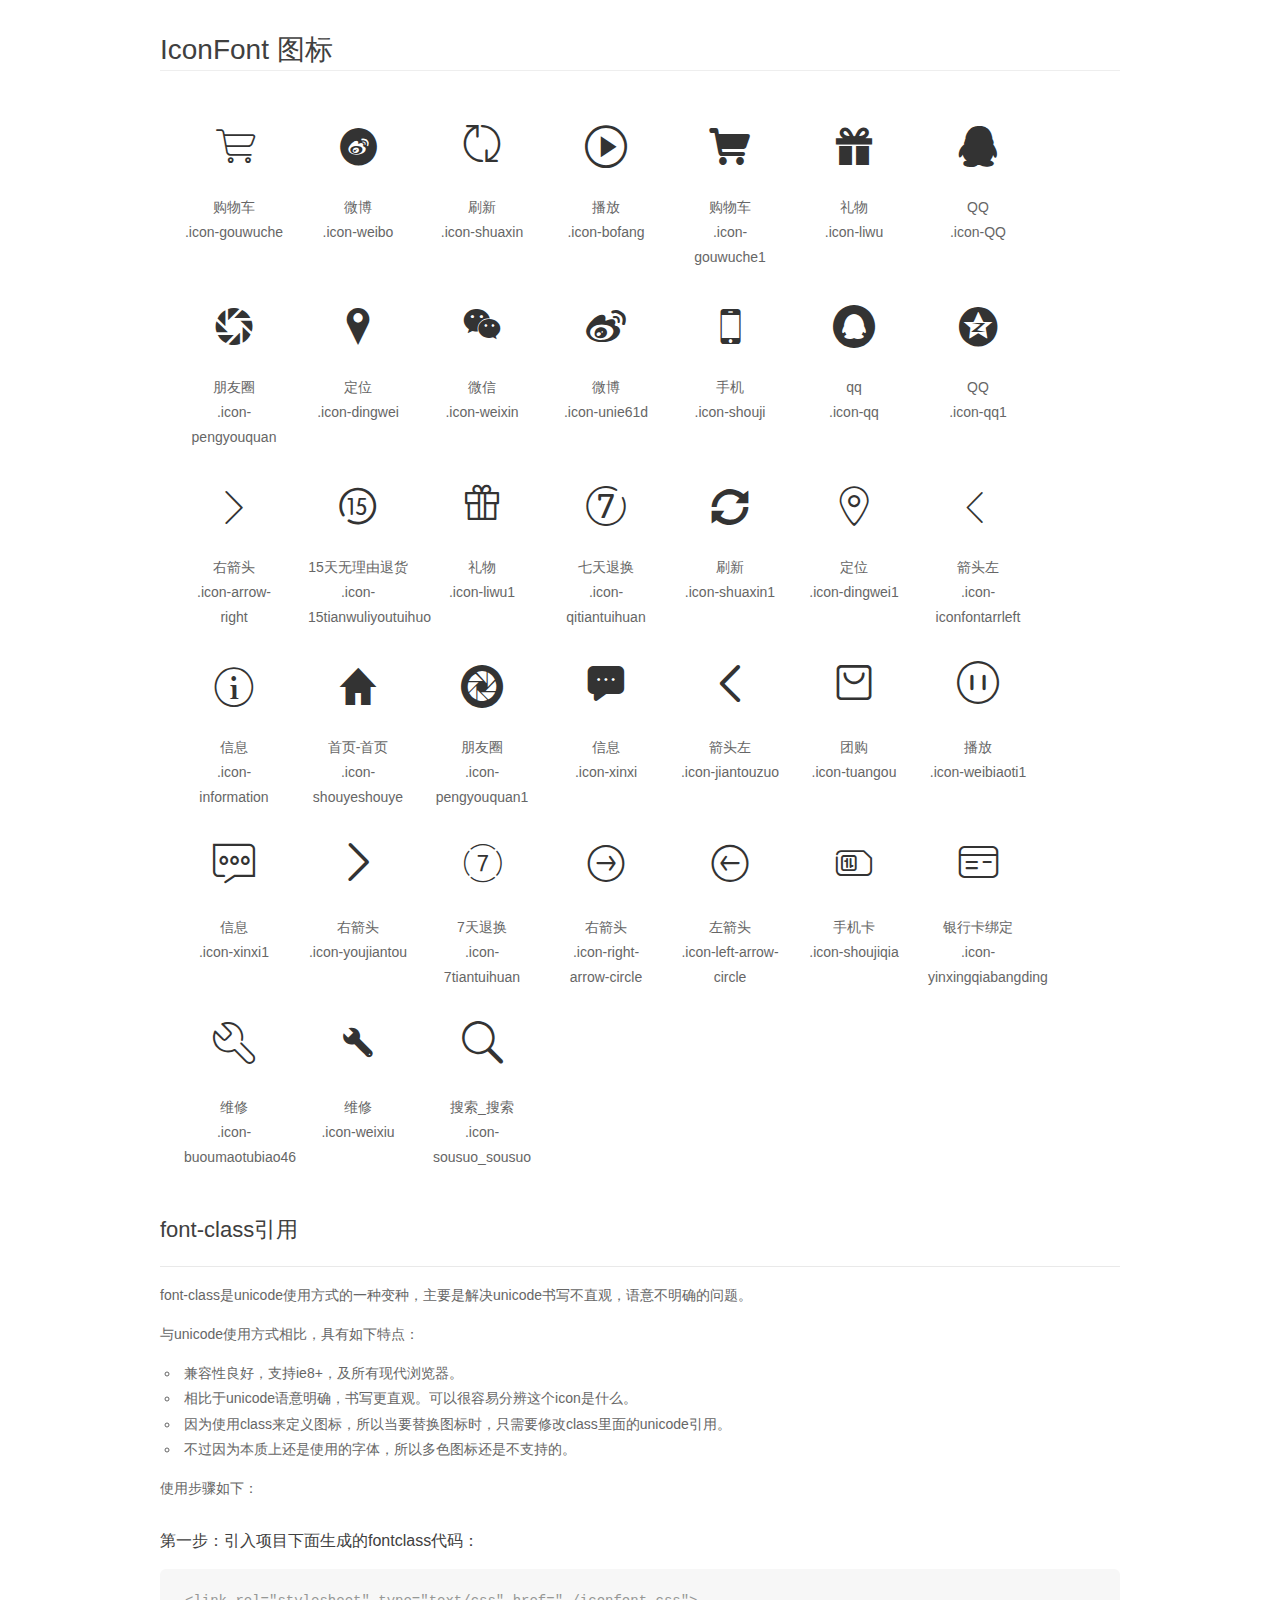
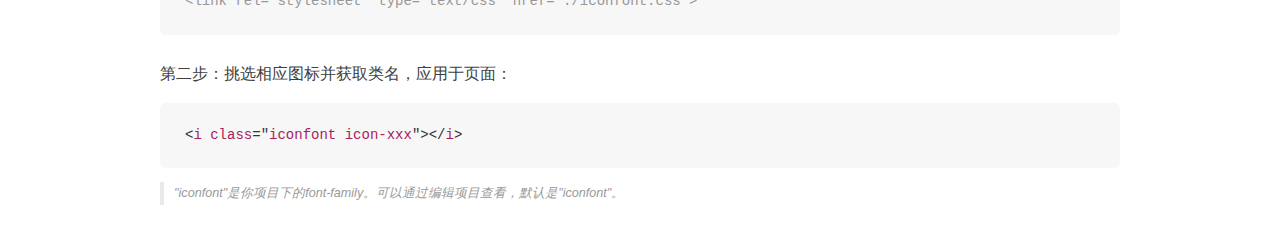
<file: font_ymkyvi6no4qdunmi/demo_fontclass.html>
<!DOCTYPE html>
<html>
<head>
    <meta charset="utf-8"/>
    <title>IconFont</title>
    <link rel="stylesheet" href="demo.css">
    <link rel="stylesheet" href="iconfont.css">
</head>
<body>
    <div class="main markdown">
        <h1>IconFont 图标</h1>
        <ul class="icon_lists clear">
            
                <li>
                <i class="icon iconfont icon-gouwuche"></i>
                    <div class="name">购物车</div>
                    <div class="fontclass">.icon-gouwuche</div>
                </li>
            
                <li>
                <i class="icon iconfont icon-weibo"></i>
                    <div class="name">微博</div>
                    <div class="fontclass">.icon-weibo</div>
                </li>
            
                <li>
                <i class="icon iconfont icon-shuaxin"></i>
                    <div class="name">刷新</div>
                    <div class="fontclass">.icon-shuaxin</div>
                </li>
            
                <li>
                <i class="icon iconfont icon-bofang"></i>
                    <div class="name">播放</div>
                    <div class="fontclass">.icon-bofang</div>
                </li>
            
                <li>
                <i class="icon iconfont icon-gouwuche1"></i>
                    <div class="name">购物车</div>
                    <div class="fontclass">.icon-gouwuche1</div>
                </li>
            
                <li>
                <i class="icon iconfont icon-liwu"></i>
                    <div class="name">礼物</div>
                    <div class="fontclass">.icon-liwu</div>
                </li>
            
                <li>
                <i class="icon iconfont icon-QQ"></i>
                    <div class="name">QQ</div>
                    <div class="fontclass">.icon-QQ</div>
                </li>
            
                <li>
                <i class="icon iconfont icon-pengyouquan"></i>
                    <div class="name">朋友圈</div>
                    <div class="fontclass">.icon-pengyouquan</div>
                </li>
            
                <li>
                <i class="icon iconfont icon-dingwei"></i>
                    <div class="name">定位</div>
                    <div class="fontclass">.icon-dingwei</div>
                </li>
            
                <li>
                <i class="icon iconfont icon-weixin"></i>
                    <div class="name">微信</div>
                    <div class="fontclass">.icon-weixin</div>
                </li>
            
                <li>
                <i class="icon iconfont icon-unie61d"></i>
                    <div class="name">微博</div>
                    <div class="fontclass">.icon-unie61d</div>
                </li>
            
                <li>
                <i class="icon iconfont icon-shouji"></i>
                    <div class="name">手机</div>
                    <div class="fontclass">.icon-shouji</div>
                </li>
            
                <li>
                <i class="icon iconfont icon-qq"></i>
                    <div class="name">qq</div>
                    <div class="fontclass">.icon-qq</div>
                </li>
            
                <li>
                <i class="icon iconfont icon-qq1"></i>
                    <div class="name">QQ</div>
                    <div class="fontclass">.icon-qq1</div>
                </li>
            
                <li>
                <i class="icon iconfont icon-arrow-right"></i>
                    <div class="name">右箭头</div>
                    <div class="fontclass">.icon-arrow-right</div>
                </li>
            
                <li>
                <i class="icon iconfont icon-15tianwuliyoutuihuo"></i>
                    <div class="name">15天无理由退货</div>
                    <div class="fontclass">.icon-15tianwuliyoutuihuo</div>
                </li>
            
                <li>
                <i class="icon iconfont icon-liwu1"></i>
                    <div class="name">礼物</div>
                    <div class="fontclass">.icon-liwu1</div>
                </li>
            
                <li>
                <i class="icon iconfont icon-qitiantuihuan"></i>
                    <div class="name">七天退换</div>
                    <div class="fontclass">.icon-qitiantuihuan</div>
                </li>
            
                <li>
                <i class="icon iconfont icon-shuaxin1"></i>
                    <div class="name">刷新</div>
                    <div class="fontclass">.icon-shuaxin1</div>
                </li>
            
                <li>
                <i class="icon iconfont icon-dingwei1"></i>
                    <div class="name">定位</div>
                    <div class="fontclass">.icon-dingwei1</div>
                </li>
            
                <li>
                <i class="icon iconfont icon-iconfontarrleft"></i>
                    <div class="name">箭头左</div>
                    <div class="fontclass">.icon-iconfontarrleft</div>
                </li>
            
                <li>
                <i class="icon iconfont icon-information"></i>
                    <div class="name">信息</div>
                    <div class="fontclass">.icon-information</div>
                </li>
            
                <li>
                <i class="icon iconfont icon-shouyeshouye"></i>
                    <div class="name">首页-首页</div>
                    <div class="fontclass">.icon-shouyeshouye</div>
                </li>
            
                <li>
                <i class="icon iconfont icon-pengyouquan1"></i>
                    <div class="name">朋友圈</div>
                    <div class="fontclass">.icon-pengyouquan1</div>
                </li>
            
                <li>
                <i class="icon iconfont icon-xinxi"></i>
                    <div class="name">信息</div>
                    <div class="fontclass">.icon-xinxi</div>
                </li>
            
                <li>
                <i class="icon iconfont icon-jiantouzuo"></i>
                    <div class="name">箭头左</div>
                    <div class="fontclass">.icon-jiantouzuo</div>
                </li>
            
                <li>
                <i class="icon iconfont icon-tuangou"></i>
                    <div class="name">团购</div>
                    <div class="fontclass">.icon-tuangou</div>
                </li>
            
                <li>
                <i class="icon iconfont icon-weibiaoti1"></i>
                    <div class="name">播放</div>
                    <div class="fontclass">.icon-weibiaoti1</div>
                </li>
            
                <li>
                <i class="icon iconfont icon-xinxi1"></i>
                    <div class="name">信息</div>
                    <div class="fontclass">.icon-xinxi1</div>
                </li>
            
                <li>
                <i class="icon iconfont icon-youjiantou"></i>
                    <div class="name">右箭头</div>
                    <div class="fontclass">.icon-youjiantou</div>
                </li>
            
                <li>
                <i class="icon iconfont icon-7tiantuihuan"></i>
                    <div class="name">7天退换</div>
                    <div class="fontclass">.icon-7tiantuihuan</div>
                </li>
            
                <li>
                <i class="icon iconfont icon-right-arrow-circle"></i>
                    <div class="name">右箭头</div>
                    <div class="fontclass">.icon-right-arrow-circle</div>
                </li>
            
                <li>
                <i class="icon iconfont icon-left-arrow-circle"></i>
                    <div class="name">左箭头</div>
                    <div class="fontclass">.icon-left-arrow-circle</div>
                </li>
            
                <li>
                <i class="icon iconfont icon-shoujiqia"></i>
                    <div class="name">手机卡</div>
                    <div class="fontclass">.icon-shoujiqia</div>
                </li>
            
                <li>
                <i class="icon iconfont icon-yinxingqiabangding"></i>
                    <div class="name">银行卡绑定</div>
                    <div class="fontclass">.icon-yinxingqiabangding</div>
                </li>
            
                <li>
                <i class="icon iconfont icon-buoumaotubiao46"></i>
                    <div class="name">维修</div>
                    <div class="fontclass">.icon-buoumaotubiao46</div>
                </li>
            
                <li>
                <i class="icon iconfont icon-weixiu"></i>
                    <div class="name">维修</div>
                    <div class="fontclass">.icon-weixiu</div>
                </li>
            
                <li>
                <i class="icon iconfont icon-sousuo_sousuo"></i>
                    <div class="name">搜索_搜索</div>
                    <div class="fontclass">.icon-sousuo_sousuo</div>
                </li>
            
        </ul>

        <h2 id="font-class-">font-class引用</h2>
        <hr>

        <p>font-class是unicode使用方式的一种变种，主要是解决unicode书写不直观，语意不明确的问题。</p>
        <p>与unicode使用方式相比，具有如下特点：</p>
        <ul>
        <li>兼容性良好，支持ie8+，及所有现代浏览器。</li>
        <li>相比于unicode语意明确，书写更直观。可以很容易分辨这个icon是什么。</li>
        <li>因为使用class来定义图标，所以当要替换图标时，只需要修改class里面的unicode引用。</li>
        <li>不过因为本质上还是使用的字体，所以多色图标还是不支持的。</li>
        </ul>
        <p>使用步骤如下：</p>
        <h3 id="-fontclass-">第一步：引入项目下面生成的fontclass代码：</h3>


        <pre><code class="lang-js hljs javascript"><span class="hljs-comment">&lt;link rel="stylesheet" type="text/css" href="./iconfont.css"&gt;</span></code></pre>
        <h3 id="-">第二步：挑选相应图标并获取类名，应用于页面：</h3>
        <pre><code class="lang-css hljs">&lt;<span class="hljs-selector-tag">i</span> <span class="hljs-selector-tag">class</span>="<span class="hljs-selector-tag">iconfont</span> <span class="hljs-selector-tag">icon-xxx</span>"&gt;&lt;/<span class="hljs-selector-tag">i</span>&gt;</code></pre>
        <blockquote>
        <p>"iconfont"是你项目下的font-family。可以通过编辑项目查看，默认是"iconfont"。</p>
        </blockquote>
    </div>
</body>
</html>
</file>
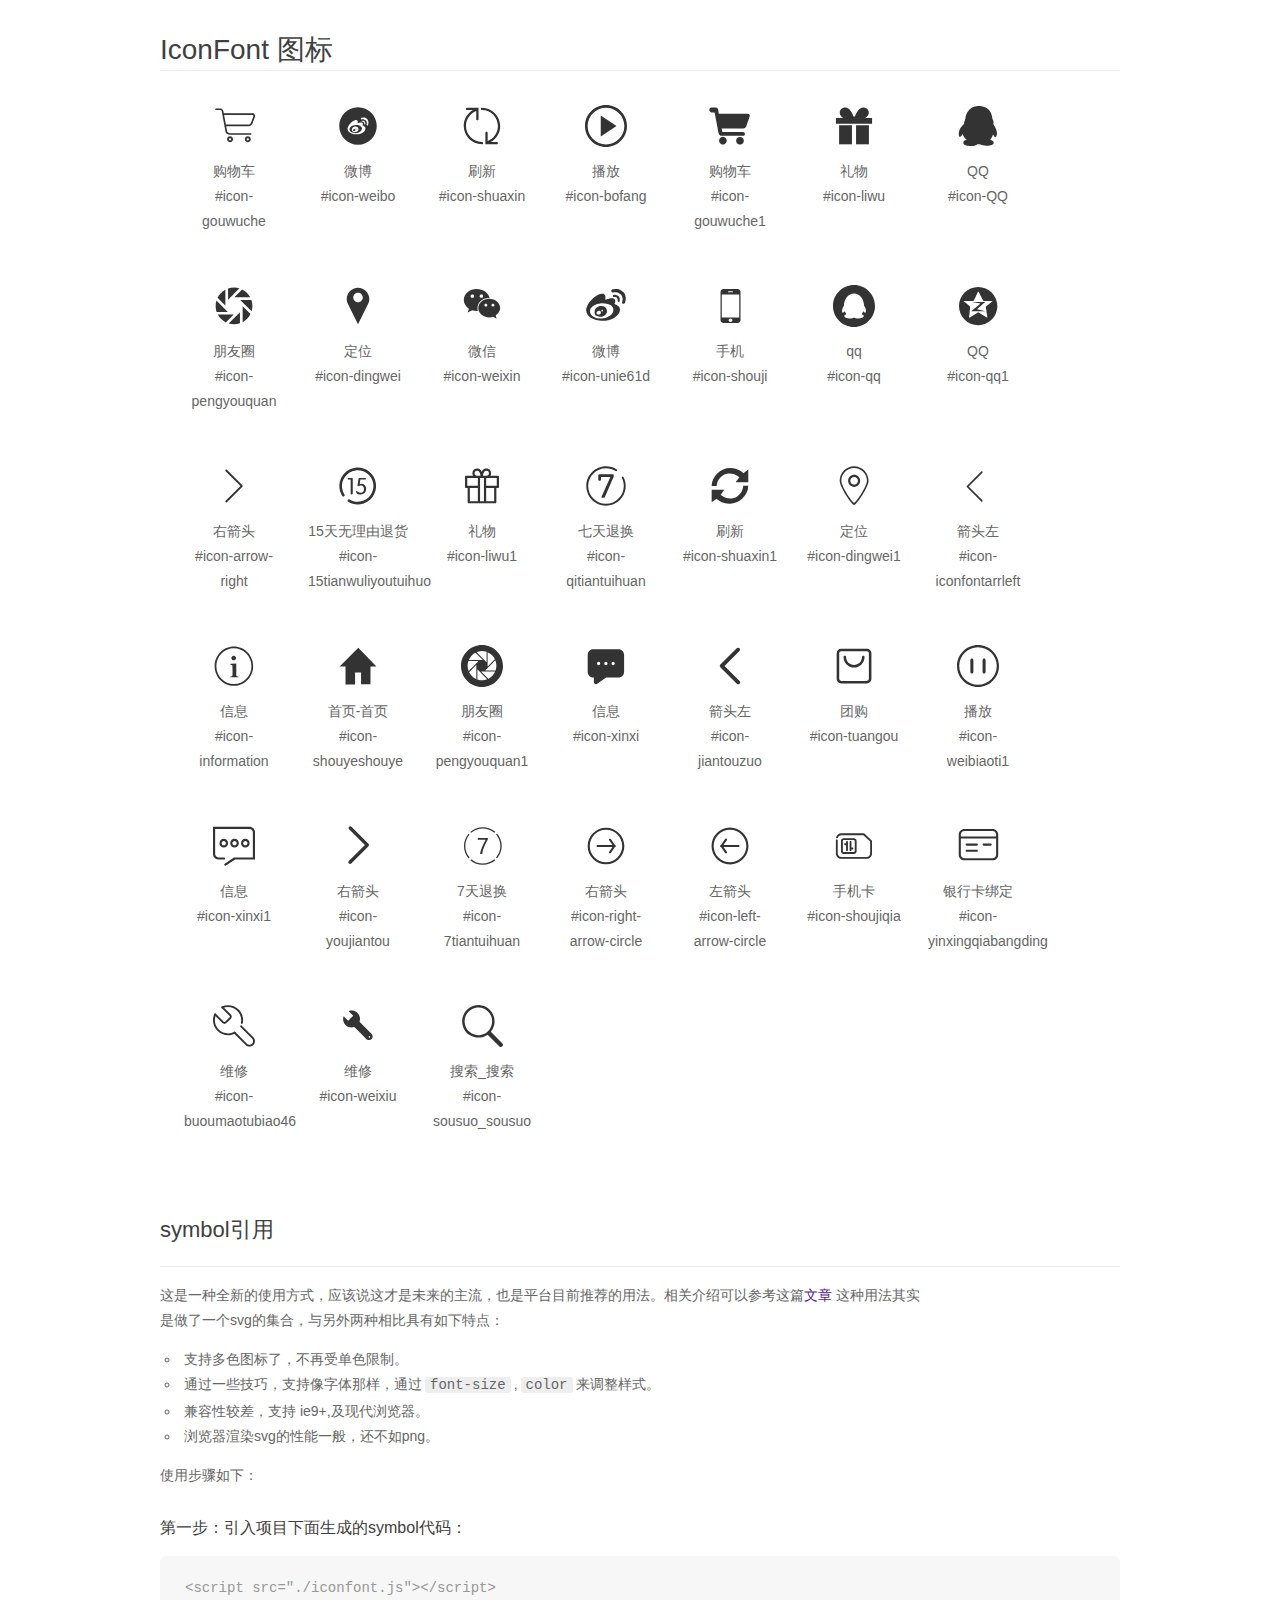
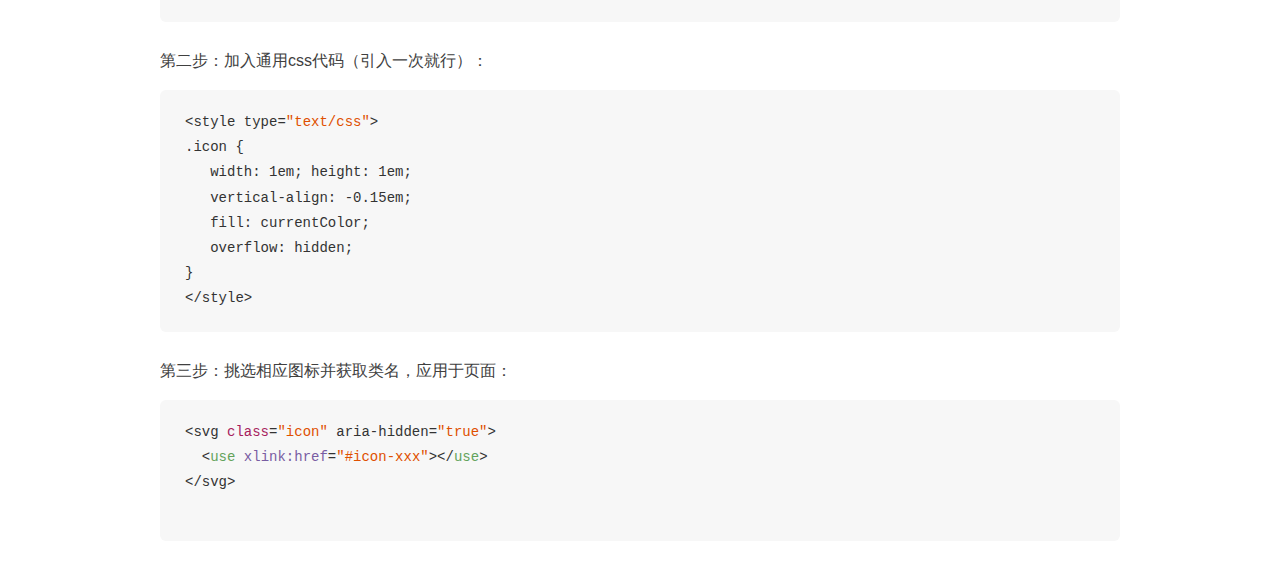
<file: font_ymkyvi6no4qdunmi/demo_symbol.html>
<!DOCTYPE html>
<html>
<head>
    <meta charset="utf-8"/>
    <title>IconFont</title>
    <link rel="stylesheet" href="demo.css">
    <script src="iconfont.js"></script>

    <style type="text/css">
        .icon {
          /* 通过设置 font-size 来改变图标大小 */
          width: 1em; height: 1em;
          /* 图标和文字相邻时，垂直对齐 */
          vertical-align: -0.15em;
          /* 通过设置 color 来改变 SVG 的颜色/fill */
          fill: currentColor;
          /* path 和 stroke 溢出 viewBox 部分在 IE 下会显示
             normalize.css 中也包含这行 */
          overflow: hidden;
        }

    </style>
</head>
<body>
    <div class="main markdown">
        <h1>IconFont 图标</h1>
        <ul class="icon_lists clear">
            
                <li>
                    <svg class="icon" aria-hidden="true">
                        <use xlink:href="#icon-gouwuche"></use>
                    </svg>
                    <div class="name">购物车</div>
                    <div class="fontclass">#icon-gouwuche</div>
                </li>
            
                <li>
                    <svg class="icon" aria-hidden="true">
                        <use xlink:href="#icon-weibo"></use>
                    </svg>
                    <div class="name">微博</div>
                    <div class="fontclass">#icon-weibo</div>
                </li>
            
                <li>
                    <svg class="icon" aria-hidden="true">
                        <use xlink:href="#icon-shuaxin"></use>
                    </svg>
                    <div class="name">刷新</div>
                    <div class="fontclass">#icon-shuaxin</div>
                </li>
            
                <li>
                    <svg class="icon" aria-hidden="true">
                        <use xlink:href="#icon-bofang"></use>
                    </svg>
                    <div class="name">播放</div>
                    <div class="fontclass">#icon-bofang</div>
                </li>
            
                <li>
                    <svg class="icon" aria-hidden="true">
                        <use xlink:href="#icon-gouwuche1"></use>
                    </svg>
                    <div class="name">购物车</div>
                    <div class="fontclass">#icon-gouwuche1</div>
                </li>
            
                <li>
                    <svg class="icon" aria-hidden="true">
                        <use xlink:href="#icon-liwu"></use>
                    </svg>
                    <div class="name">礼物</div>
                    <div class="fontclass">#icon-liwu</div>
                </li>
            
                <li>
                    <svg class="icon" aria-hidden="true">
                        <use xlink:href="#icon-QQ"></use>
                    </svg>
                    <div class="name">QQ</div>
                    <div class="fontclass">#icon-QQ</div>
                </li>
            
                <li>
                    <svg class="icon" aria-hidden="true">
                        <use xlink:href="#icon-pengyouquan"></use>
                    </svg>
                    <div class="name">朋友圈</div>
                    <div class="fontclass">#icon-pengyouquan</div>
                </li>
            
                <li>
                    <svg class="icon" aria-hidden="true">
                        <use xlink:href="#icon-dingwei"></use>
                    </svg>
                    <div class="name">定位</div>
                    <div class="fontclass">#icon-dingwei</div>
                </li>
            
                <li>
                    <svg class="icon" aria-hidden="true">
                        <use xlink:href="#icon-weixin"></use>
                    </svg>
                    <div class="name">微信</div>
                    <div class="fontclass">#icon-weixin</div>
                </li>
            
                <li>
                    <svg class="icon" aria-hidden="true">
                        <use xlink:href="#icon-unie61d"></use>
                    </svg>
                    <div class="name">微博</div>
                    <div class="fontclass">#icon-unie61d</div>
                </li>
            
                <li>
                    <svg class="icon" aria-hidden="true">
                        <use xlink:href="#icon-shouji"></use>
                    </svg>
                    <div class="name">手机</div>
                    <div class="fontclass">#icon-shouji</div>
                </li>
            
                <li>
                    <svg class="icon" aria-hidden="true">
                        <use xlink:href="#icon-qq"></use>
                    </svg>
                    <div class="name">qq</div>
                    <div class="fontclass">#icon-qq</div>
                </li>
            
                <li>
                    <svg class="icon" aria-hidden="true">
                        <use xlink:href="#icon-qq1"></use>
                    </svg>
                    <div class="name">QQ</div>
                    <div class="fontclass">#icon-qq1</div>
                </li>
            
                <li>
                    <svg class="icon" aria-hidden="true">
                        <use xlink:href="#icon-arrow-right"></use>
                    </svg>
                    <div class="name">右箭头</div>
                    <div class="fontclass">#icon-arrow-right</div>
                </li>
            
                <li>
                    <svg class="icon" aria-hidden="true">
                        <use xlink:href="#icon-15tianwuliyoutuihuo"></use>
                    </svg>
                    <div class="name">15天无理由退货</div>
                    <div class="fontclass">#icon-15tianwuliyoutuihuo</div>
                </li>
            
                <li>
                    <svg class="icon" aria-hidden="true">
                        <use xlink:href="#icon-liwu1"></use>
                    </svg>
                    <div class="name">礼物</div>
                    <div class="fontclass">#icon-liwu1</div>
                </li>
            
                <li>
                    <svg class="icon" aria-hidden="true">
                        <use xlink:href="#icon-qitiantuihuan"></use>
                    </svg>
                    <div class="name">七天退换</div>
                    <div class="fontclass">#icon-qitiantuihuan</div>
                </li>
            
                <li>
                    <svg class="icon" aria-hidden="true">
                        <use xlink:href="#icon-shuaxin1"></use>
                    </svg>
                    <div class="name">刷新</div>
                    <div class="fontclass">#icon-shuaxin1</div>
                </li>
            
                <li>
                    <svg class="icon" aria-hidden="true">
                        <use xlink:href="#icon-dingwei1"></use>
                    </svg>
                    <div class="name">定位</div>
                    <div class="fontclass">#icon-dingwei1</div>
                </li>
            
                <li>
                    <svg class="icon" aria-hidden="true">
                        <use xlink:href="#icon-iconfontarrleft"></use>
                    </svg>
                    <div class="name">箭头左</div>
                    <div class="fontclass">#icon-iconfontarrleft</div>
                </li>
            
                <li>
                    <svg class="icon" aria-hidden="true">
                        <use xlink:href="#icon-information"></use>
                    </svg>
                    <div class="name">信息</div>
                    <div class="fontclass">#icon-information</div>
                </li>
            
                <li>
                    <svg class="icon" aria-hidden="true">
                        <use xlink:href="#icon-shouyeshouye"></use>
                    </svg>
                    <div class="name">首页-首页</div>
                    <div class="fontclass">#icon-shouyeshouye</div>
                </li>
            
                <li>
                    <svg class="icon" aria-hidden="true">
                        <use xlink:href="#icon-pengyouquan1"></use>
                    </svg>
                    <div class="name">朋友圈</div>
                    <div class="fontclass">#icon-pengyouquan1</div>
                </li>
            
                <li>
                    <svg class="icon" aria-hidden="true">
                        <use xlink:href="#icon-xinxi"></use>
                    </svg>
                    <div class="name">信息</div>
                    <div class="fontclass">#icon-xinxi</div>
                </li>
            
                <li>
                    <svg class="icon" aria-hidden="true">
                        <use xlink:href="#icon-jiantouzuo"></use>
                    </svg>
                    <div class="name">箭头左</div>
                    <div class="fontclass">#icon-jiantouzuo</div>
                </li>
            
                <li>
                    <svg class="icon" aria-hidden="true">
                        <use xlink:href="#icon-tuangou"></use>
                    </svg>
                    <div class="name">团购</div>
                    <div class="fontclass">#icon-tuangou</div>
                </li>
            
                <li>
                    <svg class="icon" aria-hidden="true">
                        <use xlink:href="#icon-weibiaoti1"></use>
                    </svg>
                    <div class="name">播放</div>
                    <div class="fontclass">#icon-weibiaoti1</div>
                </li>
            
                <li>
                    <svg class="icon" aria-hidden="true">
                        <use xlink:href="#icon-xinxi1"></use>
                    </svg>
                    <div class="name">信息</div>
                    <div class="fontclass">#icon-xinxi1</div>
                </li>
            
                <li>
                    <svg class="icon" aria-hidden="true">
                        <use xlink:href="#icon-youjiantou"></use>
                    </svg>
                    <div class="name">右箭头</div>
                    <div class="fontclass">#icon-youjiantou</div>
                </li>
            
                <li>
                    <svg class="icon" aria-hidden="true">
                        <use xlink:href="#icon-7tiantuihuan"></use>
                    </svg>
                    <div class="name">7天退换</div>
                    <div class="fontclass">#icon-7tiantuihuan</div>
                </li>
            
                <li>
                    <svg class="icon" aria-hidden="true">
                        <use xlink:href="#icon-right-arrow-circle"></use>
                    </svg>
                    <div class="name">右箭头</div>
                    <div class="fontclass">#icon-right-arrow-circle</div>
                </li>
            
                <li>
                    <svg class="icon" aria-hidden="true">
                        <use xlink:href="#icon-left-arrow-circle"></use>
                    </svg>
                    <div class="name">左箭头</div>
                    <div class="fontclass">#icon-left-arrow-circle</div>
                </li>
            
                <li>
                    <svg class="icon" aria-hidden="true">
                        <use xlink:href="#icon-shoujiqia"></use>
                    </svg>
                    <div class="name">手机卡</div>
                    <div class="fontclass">#icon-shoujiqia</div>
                </li>
            
                <li>
                    <svg class="icon" aria-hidden="true">
                        <use xlink:href="#icon-yinxingqiabangding"></use>
                    </svg>
                    <div class="name">银行卡绑定</div>
                    <div class="fontclass">#icon-yinxingqiabangding</div>
                </li>
            
                <li>
                    <svg class="icon" aria-hidden="true">
                        <use xlink:href="#icon-buoumaotubiao46"></use>
                    </svg>
                    <div class="name">维修</div>
                    <div class="fontclass">#icon-buoumaotubiao46</div>
                </li>
            
                <li>
                    <svg class="icon" aria-hidden="true">
                        <use xlink:href="#icon-weixiu"></use>
                    </svg>
                    <div class="name">维修</div>
                    <div class="fontclass">#icon-weixiu</div>
                </li>
            
                <li>
                    <svg class="icon" aria-hidden="true">
                        <use xlink:href="#icon-sousuo_sousuo"></use>
                    </svg>
                    <div class="name">搜索_搜索</div>
                    <div class="fontclass">#icon-sousuo_sousuo</div>
                </li>
            
        </ul>


        <h2 id="symbol-">symbol引用</h2>
        <hr>

        <p>这是一种全新的使用方式，应该说这才是未来的主流，也是平台目前推荐的用法。相关介绍可以参考这篇<a href="">文章</a>
        这种用法其实是做了一个svg的集合，与另外两种相比具有如下特点：</p>
        <ul>
          <li>支持多色图标了，不再受单色限制。</li>
          <li>通过一些技巧，支持像字体那样，通过<code>font-size</code>,<code>color</code>来调整样式。</li>
          <li>兼容性较差，支持 ie9+,及现代浏览器。</li>
          <li>浏览器渲染svg的性能一般，还不如png。</li>
        </ul>
        <p>使用步骤如下：</p>
        <h3 id="-symbol-">第一步：引入项目下面生成的symbol代码：</h3>
        <pre><code class="lang-js hljs javascript"><span class="hljs-comment">&lt;script src="./iconfont.js"&gt;&lt;/script&gt;</span></code></pre>
        <h3 id="-css-">第二步：加入通用css代码（引入一次就行）：</h3>
        <pre><code class="lang-js hljs javascript">&lt;style type=<span class="hljs-string">"text/css"</span>&gt;
.icon {
   width: <span class="hljs-number">1</span>em; height: <span class="hljs-number">1</span>em;
   vertical-align: <span class="hljs-number">-0.15</span>em;
   fill: currentColor;
   overflow: hidden;
}
&lt;<span class="hljs-regexp">/style&gt;</span></code></pre>
        <h3 id="-">第三步：挑选相应图标并获取类名，应用于页面：</h3>
        <pre><code class="lang-js hljs javascript">&lt;svg <span class="hljs-class"><span class="hljs-keyword">class</span></span>=<span class="hljs-string">"icon"</span> aria-hidden=<span class="hljs-string">"true"</span>&gt;<span class="xml"><span class="hljs-tag">
  &lt;<span class="hljs-name">use</span> <span class="hljs-attr">xlink:href</span>=<span class="hljs-string">"#icon-xxx"</span>&gt;</span><span class="hljs-tag">&lt;/<span class="hljs-name">use</span>&gt;</span>
</span>&lt;<span class="hljs-regexp">/svg&gt;
        </span></code></pre>
    </div>
</body>
</html>
</file>
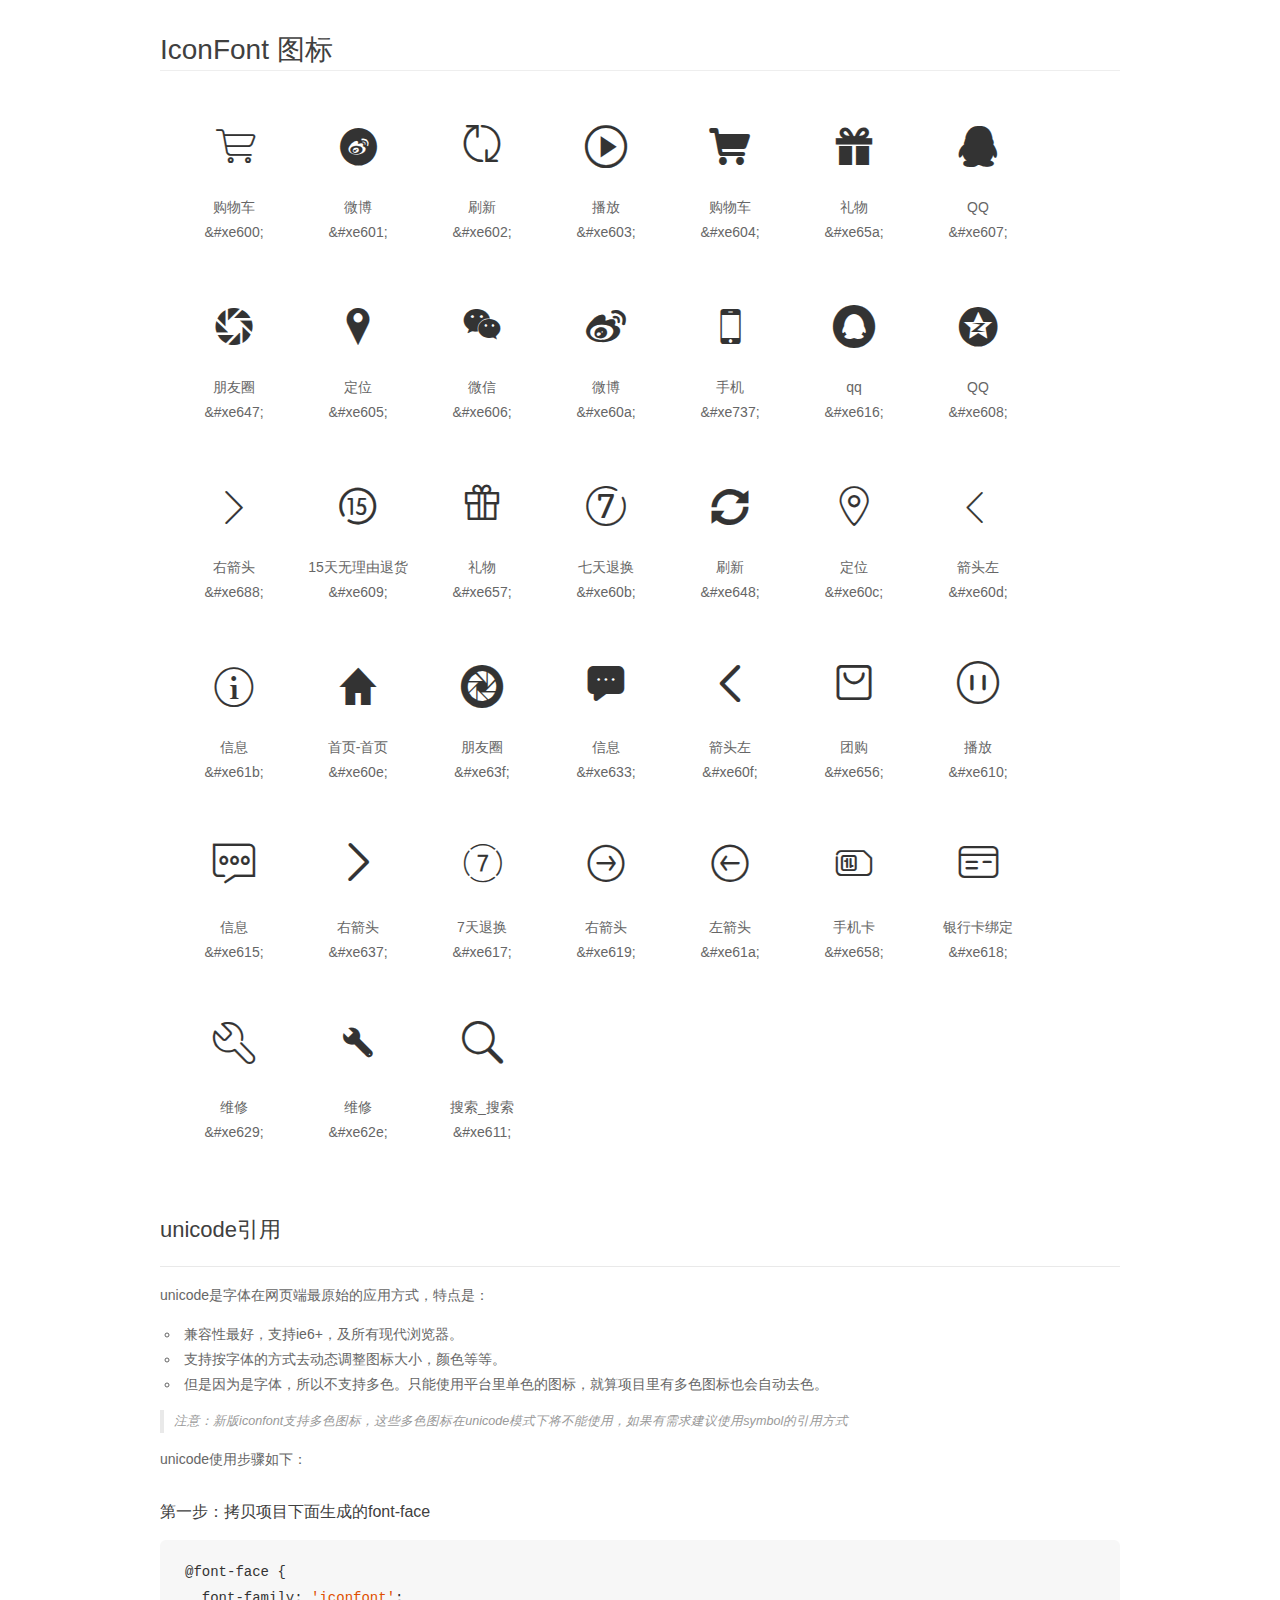
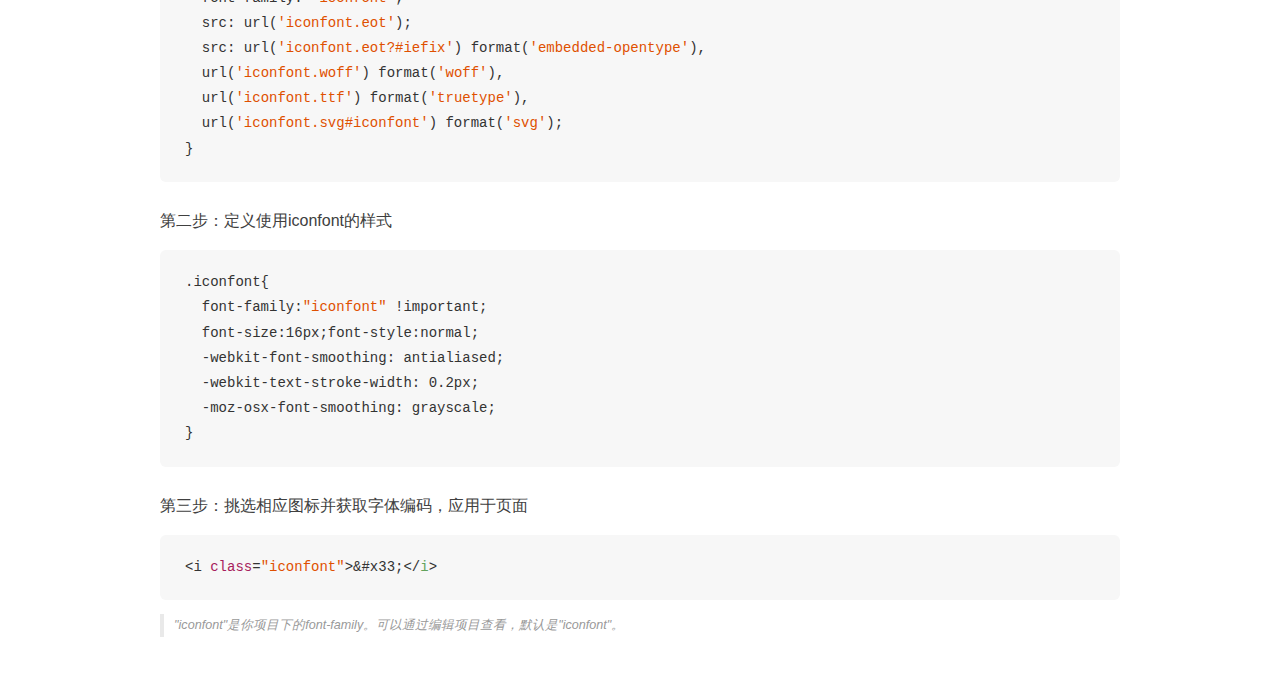
<file: font_ymkyvi6no4qdunmi/demo_unicode.html>
<!DOCTYPE html>
<html>
<head>
    <meta charset="utf-8"/>
    <title>IconFont</title>
    <link rel="stylesheet" href="demo.css">

    <style type="text/css">

        @font-face {font-family: "iconfont";
          src: url('iconfont.eot'); /* IE9*/
          src: url('iconfont.eot#iefix') format('embedded-opentype'), /* IE6-IE8 */
          url('iconfont.woff') format('woff'), /* chrome, firefox */
          url('iconfont.ttf') format('truetype'), /* chrome, firefox, opera, Safari, Android, iOS 4.2+*/
          url('iconfont.svg#iconfont') format('svg'); /* iOS 4.1- */
        }

        .iconfont {
          font-family:"iconfont" !important;
          font-size:16px;
          font-style:normal;
          -webkit-font-smoothing: antialiased;
          -webkit-text-stroke-width: 0.2px;
          -moz-osx-font-smoothing: grayscale;
        }

    </style>
</head>
<body>
    <div class="main markdown">
        <h1>IconFont 图标</h1>
        <ul class="icon_lists clear">
            
                <li>
                <i class="icon iconfont">&#xe600;</i>
                    <div class="name">购物车</div>
                    <div class="code">&amp;#xe600;</div>
                </li>
            
                <li>
                <i class="icon iconfont">&#xe601;</i>
                    <div class="name">微博</div>
                    <div class="code">&amp;#xe601;</div>
                </li>
            
                <li>
                <i class="icon iconfont">&#xe602;</i>
                    <div class="name">刷新</div>
                    <div class="code">&amp;#xe602;</div>
                </li>
            
                <li>
                <i class="icon iconfont">&#xe603;</i>
                    <div class="name">播放</div>
                    <div class="code">&amp;#xe603;</div>
                </li>
            
                <li>
                <i class="icon iconfont">&#xe604;</i>
                    <div class="name">购物车</div>
                    <div class="code">&amp;#xe604;</div>
                </li>
            
                <li>
                <i class="icon iconfont">&#xe65a;</i>
                    <div class="name">礼物</div>
                    <div class="code">&amp;#xe65a;</div>
                </li>
            
                <li>
                <i class="icon iconfont">&#xe607;</i>
                    <div class="name">QQ</div>
                    <div class="code">&amp;#xe607;</div>
                </li>
            
                <li>
                <i class="icon iconfont">&#xe647;</i>
                    <div class="name">朋友圈</div>
                    <div class="code">&amp;#xe647;</div>
                </li>
            
                <li>
                <i class="icon iconfont">&#xe605;</i>
                    <div class="name">定位</div>
                    <div class="code">&amp;#xe605;</div>
                </li>
            
                <li>
                <i class="icon iconfont">&#xe606;</i>
                    <div class="name">微信</div>
                    <div class="code">&amp;#xe606;</div>
                </li>
            
                <li>
                <i class="icon iconfont">&#xe60a;</i>
                    <div class="name">微博</div>
                    <div class="code">&amp;#xe60a;</div>
                </li>
            
                <li>
                <i class="icon iconfont">&#xe737;</i>
                    <div class="name">手机</div>
                    <div class="code">&amp;#xe737;</div>
                </li>
            
                <li>
                <i class="icon iconfont">&#xe616;</i>
                    <div class="name">qq</div>
                    <div class="code">&amp;#xe616;</div>
                </li>
            
                <li>
                <i class="icon iconfont">&#xe608;</i>
                    <div class="name">QQ</div>
                    <div class="code">&amp;#xe608;</div>
                </li>
            
                <li>
                <i class="icon iconfont">&#xe688;</i>
                    <div class="name">右箭头</div>
                    <div class="code">&amp;#xe688;</div>
                </li>
            
                <li>
                <i class="icon iconfont">&#xe609;</i>
                    <div class="name">15天无理由退货</div>
                    <div class="code">&amp;#xe609;</div>
                </li>
            
                <li>
                <i class="icon iconfont">&#xe657;</i>
                    <div class="name">礼物</div>
                    <div class="code">&amp;#xe657;</div>
                </li>
            
                <li>
                <i class="icon iconfont">&#xe60b;</i>
                    <div class="name">七天退换</div>
                    <div class="code">&amp;#xe60b;</div>
                </li>
            
                <li>
                <i class="icon iconfont">&#xe648;</i>
                    <div class="name">刷新</div>
                    <div class="code">&amp;#xe648;</div>
                </li>
            
                <li>
                <i class="icon iconfont">&#xe60c;</i>
                    <div class="name">定位</div>
                    <div class="code">&amp;#xe60c;</div>
                </li>
            
                <li>
                <i class="icon iconfont">&#xe60d;</i>
                    <div class="name">箭头左</div>
                    <div class="code">&amp;#xe60d;</div>
                </li>
            
                <li>
                <i class="icon iconfont">&#xe61b;</i>
                    <div class="name">信息</div>
                    <div class="code">&amp;#xe61b;</div>
                </li>
            
                <li>
                <i class="icon iconfont">&#xe60e;</i>
                    <div class="name">首页-首页</div>
                    <div class="code">&amp;#xe60e;</div>
                </li>
            
                <li>
                <i class="icon iconfont">&#xe63f;</i>
                    <div class="name">朋友圈</div>
                    <div class="code">&amp;#xe63f;</div>
                </li>
            
                <li>
                <i class="icon iconfont">&#xe633;</i>
                    <div class="name">信息</div>
                    <div class="code">&amp;#xe633;</div>
                </li>
            
                <li>
                <i class="icon iconfont">&#xe60f;</i>
                    <div class="name">箭头左</div>
                    <div class="code">&amp;#xe60f;</div>
                </li>
            
                <li>
                <i class="icon iconfont">&#xe656;</i>
                    <div class="name">团购</div>
                    <div class="code">&amp;#xe656;</div>
                </li>
            
                <li>
                <i class="icon iconfont">&#xe610;</i>
                    <div class="name">播放</div>
                    <div class="code">&amp;#xe610;</div>
                </li>
            
                <li>
                <i class="icon iconfont">&#xe615;</i>
                    <div class="name">信息</div>
                    <div class="code">&amp;#xe615;</div>
                </li>
            
                <li>
                <i class="icon iconfont">&#xe637;</i>
                    <div class="name">右箭头</div>
                    <div class="code">&amp;#xe637;</div>
                </li>
            
                <li>
                <i class="icon iconfont">&#xe617;</i>
                    <div class="name">7天退换</div>
                    <div class="code">&amp;#xe617;</div>
                </li>
            
                <li>
                <i class="icon iconfont">&#xe619;</i>
                    <div class="name">右箭头</div>
                    <div class="code">&amp;#xe619;</div>
                </li>
            
                <li>
                <i class="icon iconfont">&#xe61a;</i>
                    <div class="name">左箭头</div>
                    <div class="code">&amp;#xe61a;</div>
                </li>
            
                <li>
                <i class="icon iconfont">&#xe658;</i>
                    <div class="name">手机卡</div>
                    <div class="code">&amp;#xe658;</div>
                </li>
            
                <li>
                <i class="icon iconfont">&#xe618;</i>
                    <div class="name">银行卡绑定</div>
                    <div class="code">&amp;#xe618;</div>
                </li>
            
                <li>
                <i class="icon iconfont">&#xe629;</i>
                    <div class="name">维修</div>
                    <div class="code">&amp;#xe629;</div>
                </li>
            
                <li>
                <i class="icon iconfont">&#xe62e;</i>
                    <div class="name">维修</div>
                    <div class="code">&amp;#xe62e;</div>
                </li>
            
                <li>
                <i class="icon iconfont">&#xe611;</i>
                    <div class="name">搜索_搜索</div>
                    <div class="code">&amp;#xe611;</div>
                </li>
            
        </ul>
        <h2 id="unicode-">unicode引用</h2>
        <hr>

        <p>unicode是字体在网页端最原始的应用方式，特点是：</p>
        <ul>
        <li>兼容性最好，支持ie6+，及所有现代浏览器。</li>
        <li>支持按字体的方式去动态调整图标大小，颜色等等。</li>
        <li>但是因为是字体，所以不支持多色。只能使用平台里单色的图标，就算项目里有多色图标也会自动去色。</li>
        </ul>
        <blockquote>
        <p>注意：新版iconfont支持多色图标，这些多色图标在unicode模式下将不能使用，如果有需求建议使用symbol的引用方式</p>
        </blockquote>
        <p>unicode使用步骤如下：</p>
        <h3 id="-font-face">第一步：拷贝项目下面生成的font-face</h3>
        <pre><code class="lang-js hljs javascript">@font-face {
  font-family: <span class="hljs-string">'iconfont'</span>;
  src: url(<span class="hljs-string">'iconfont.eot'</span>);
  src: url(<span class="hljs-string">'iconfont.eot?#iefix'</span>) format(<span class="hljs-string">'embedded-opentype'</span>),
  url(<span class="hljs-string">'iconfont.woff'</span>) format(<span class="hljs-string">'woff'</span>),
  url(<span class="hljs-string">'iconfont.ttf'</span>) format(<span class="hljs-string">'truetype'</span>),
  url(<span class="hljs-string">'iconfont.svg#iconfont'</span>) format(<span class="hljs-string">'svg'</span>);
}
</code></pre>
        <h3 id="-iconfont-">第二步：定义使用iconfont的样式</h3>
        <pre><code class="lang-js hljs javascript">.iconfont{
  font-family:<span class="hljs-string">"iconfont"</span> !important;
  font-size:<span class="hljs-number">16</span>px;font-style:normal;
  -webkit-font-smoothing: antialiased;
  -webkit-text-stroke-width: <span class="hljs-number">0.2</span>px;
  -moz-osx-font-smoothing: grayscale;
}
</code></pre>
        <h3 id="-">第三步：挑选相应图标并获取字体编码，应用于页面</h3>
        <pre><code class="lang-js hljs javascript">&lt;i <span class="hljs-class"><span class="hljs-keyword">class</span></span>=<span class="hljs-string">"iconfont"</span>&gt;&amp;#x33;<span class="xml"><span class="hljs-tag">&lt;/<span class="hljs-name">i</span>&gt;</span></span></code></pre>

        <blockquote>
        <p>"iconfont"是你项目下的font-family。可以通过编辑项目查看，默认是"iconfont"。</p>
        </blockquote>
    </div>


</body>
</html>
</file>
<file: css/iconfont.css>
@font-face {font-family: "iconfont";
  src: url('font/iconfont.eot?t=1482832605706'); /* IE9*/
  src: url('font/iconfont.eot?t=1482832605706#iefix') format('embedded-opentype'), /* IE6-IE8 */
  url('font/iconfont.woff?t=1482832605706') format('woff'), /* chrome, firefox */
  url('font/iconfont.ttf?t=1482832605706') format('truetype'), /* chrome, firefox, opera, Safari, Android, iOS 4.2+*/
  url('font/iconfont.svg?t=1482832605706#iconfont') format('svg'); /* iOS 4.1- */
}

.iconfont {
  font-family:"iconfont" !important;
  font-size:16px;
  font-style:normal;
  -webkit-font-smoothing: antialiased;
  -moz-osx-font-smoothing: grayscale;
}

.icon-gouwuche:before { content: "\e600"; }

.icon-weibo:before { content: "\e601"; }

.icon-shuaxin:before { content: "\e602"; }

.icon-bofang:before { content: "\e603"; }

.icon-gouwuche1:before { content: "\e604"; }

.icon-liwu:before { content: "\e65a"; }

.icon-QQ:before { content: "\e607"; }

.icon-pengyouquan:before { content: "\e647"; }

.icon-dingwei:before { content: "\e605"; }

.icon-weixin:before { content: "\e606"; }

.icon-unie61d:before { content: "\e60a"; }

.icon-shouji:before { content: "\e737"; }

.icon-qq:before { content: "\e616"; }

.icon-qq1:before { content: "\e608"; }

.icon-arrow-right:before { content: "\e688"; }

.icon-15tianwuliyoutuihuo:before { content: "\e609"; }

.icon-liwu1:before { content: "\e657"; }

.icon-qitiantuihuan:before { content: "\e60b"; }

.icon-shuaxin1:before { content: "\e648"; }

.icon-dingwei1:before { content: "\e60c"; }

.icon-iconfontarrleft:before { content: "\e60d"; }

.icon-information:before { content: "\e61b"; }

.icon-shouyeshouye:before { content: "\e60e"; }

.icon-pengyouquan1:before { content: "\e63f"; }

.icon-xinxi:before { content: "\e633"; }

.icon-jiantouzuo:before { content: "\e60f"; }

.icon-tuangou:before { content: "\e656"; }

.icon-weibiaoti1:before { content: "\e610"; }

.icon-xinxi1:before { content: "\e615"; }

.icon-youjiantou:before { content: "\e637"; }

.icon-7tiantuihuan:before { content: "\e617"; }

.icon-right-arrow-circle:before { content: "\e619"; }

.icon-left-arrow-circle:before { content: "\e61a"; }

.icon-shoujiqia:before { content: "\e658"; }

.icon-yinxingqiabangding:before { content: "\e618"; }

.icon-buoumaotubiao46:before { content: "\e629"; }

.icon-weixiu:before { content: "\e62e"; }

.icon-sousuo_sousuo:before { content: "\e611"; }
</file>
<file: css/index.css>
/*common*/

.title_30{
	font-size: 30px;
	line-height: 1.5;
	color:#333;
	font-weight: normal;
}
.title_24{
	font-size: 24px;
	line-height: 1.5;
	color:#333;
	font-weight: normal;
}
.w4{
	width:234px;
	margin-bottom: 14px;
}
.w5{
	width:296px;
	margin-bottom: 14px;
}
.w16{
	width:978px;
}
.w4,.w16{
	margin-left: 14px;
	float:left;
}
.title{
	display: block;
	margin-top:20px;
}
/*head*/
.head-nav{
	margin: 22px 0 0 200px;
}
/*banner*/
.banner-top{
	position: relative;
	height:460px;
}
/*banner top nav*/
.banner-nav{
	background-color: #000;
	background-color: rgba(0,0,0,0.6);
	top:0;
	border:none;
}
.banner-nav-item .banner-nav-link{
	color:#fff;
}
.banner-nav-child{
	border-left: none;
}
/*banner top tab*/
.banner-tab-item{
	position: absolute;
	top:0;
	display: none;
}
.tab-act{
	z-index: 9;
}
.banner-tab-item a{
	display: block;
	width:1226px;
	height:460px;
}
.banner-tab-prev,.banner-tab-next{
	display: block;
	width:40px;
	height:80px;
	line-height: 80px;
	text-align: center;
	position: absolute;
	top:190px;
	color:#fff;
	font-size:40px;
	font-weight: bold;
	cursor: pointer;
	z-index: 10;
}
.banner-tab-prev:hover,.banner-tab-next:hover{
	background-color: #000;
	background-color: rgba(0,0,0,0.6);
}
.banner-tab-prev{
	left:234px;
}
.banner-tab-next{
	right:0;
}
.banner-tab-dot{
	position: absolute;
	bottom:12px;
	right:20px;
	z-index: 10;
}
.banner-dot-item{
	float:left;
	font-size: 22px;
	margin:0 2px;
	color:#8D8D8D;
	cursor: pointer;
	transition: color 200ms;
}
.dot-act,.banner-dot-item:hover{
	color:#fff;
}

/*banner-bot*/
.banner-bot{
	margin-top: 14px;
}
.banner-channel{
	background: url(../img/index/channel_bg.jpg) no-repeat 0 0;
	height:170px;
}
.banner-minAd{
	height:170px;
}
.banner-channel-item{
	float:left;
	width:78px;
	height:85px;
}
.banner-channel-link{
	display: block;
	text-align: center;
	color:#cdcac8;
	transition: all 200ms;
	padding: 20px 0;
	}
.banner-channel-link:hover{
	color:#fff;
}
.banner-channel-link .iconfont{
	display: block;
	font-size: 24px;
}
.banner-channel-title{
	display: block;
}
.banner-minAd-link{
	display: block;
	float:left;
	width:316px;
	height:170px;
	margin-right: 15px;
}
.no-mar-r{
	margin-right: 0;
}

/*model common*/
/*model head*/
.model-head{
	position: relative;
	padding-top: 8px;
	color:#333;
}
.model-title{
	font-size: 22px;
	font-weight:normal;
	line-height: 58px;
}
/*model head more*/
.more-box{
	position: absolute;
	right:0;
	bottom:0;
}
.more-main{
	font-size: 16px;
	height:48px;
	line-height: 48px;
}
.more-link-list{
	line-height: 34px;
}
.more-link-list .more-link{
	margin-left:20px;
	border-bottom: 2px solid transparent;
}
.more-link-list .more-link:hover{
	border-bottom: 2px solid #ff6901; 
}
.more-link{
	transition: all 200ms;
}
.more-link:hover{
	color:#ff6902;
}
.more-link-list .more-link-act{
	border-bottom: 2px solid #ff6901;
	color:#ff6902;
}
/*model main*/
.model-main{
	height:628px;
}
.model-main a{
	display: block;
}
/*model w4*/
.model .w4{
	margin-bottom: 0;
}
.model-w4-link{
	width:234px;
	height:300px;
	margin-bottom: 14px;
	transition: all 200ms linear;
}

/*model w16*/
.model .w16{
	margin-left: 0;
	width:992px;
	position: relative;
}
.model-list{
	position: absolute;
	top:0;
}
.model-item-figure{
	width:194px;
	height:176px;
}
.model-item,.model-item-s{
	background-color: #fff;
	text-align: center;
	width:194px;
	margin:0 0 14px 14px;
	float:left;
	position: relative;
	transition: all 200ms linear;
	padding: 20px 20px 0;
}
.model-item{
	height:280px;
}
.model-item-l{
	width:296px;
	height:416px;
	padding:0;
}
.hot-discuss .model-main{
	height:430px;
}
.hot-discuss .model-item-figure{
	width:296px;
	height:220px;
}
.hot-item-b{
	padding:28px 28px 0;
	text-align: left;
}
.hot-item-b .eval-detail{
	font-size: 14px;
	line-height: 22px;
}
.hot-item-b .eval-authour{
	color:#adacaa;
	position: absolute;
	bottom:58px;
}
.hot-item-b .title-price{
	position: absolute;
	bottom:24px;
}
.hot-item-b .pro-title,.hot-item-b .pro-title a{
	display: inline; 
}
.hot-item-b .sep{
	margin:0 4px;
}
.model-item-s{
	height:123px;
}
.model-item-s .model-item-figure{
	width:80px;
	height:100px;
	position: absolute;
	top:20px;
	right:20px;
}
.model-item-s .pro-title{
	position: absolute;
	top:20px;
	left:30px;
}
.model-item-s .price{
	position: absolute;
	top:60px;
	left:30px;
}
.model-item-s .model-more-text{
	position: absolute;
	top:50px;
	left:30px;
	font-size: 18px;
	text-align: left;
	line-height: 20px;
}
.model-more-text span{
	font-size: 12px;
	color:#737270;
}
.model-item-s .iconfont{
	position: absolute;
	font-size: 54px;
	color:#fa6403;
	top:34px;
	right:30px;
	font-weight: bold;
}
.model-item:hover,.model-item-s:hover,.model-w4-link:hover{
	transform: translateY(-2px);
	box-shadow: 0 15px 30px rgba(0,0,0,0.1);
	z-index: 10;
}

.new-tag{
	width:64px;
	height:20px;
	background-color: #83c44e;
	color:#fff;
	text-align: center;
	line-height: 20px;
	position: absolute;
	top:0;
	left:86px;
}
.price{
	color:#ff6700;
	
}
.pro-title{
	padding-top: 18px;
	line-height: 24px;
	font-size: 14px;
	font-weight:normal;
}
.pro-desc{
	line-height: 18px;
	color:#abb3b5;
	padding-bottom:10px;
	font-size: 12px;
}
.pro-eval{
	padding-top: 10px;
	color:#abada2;
}
.hot-eval{
	position: absolute;
	bottom:0;
	left:0;
	height:0;
	background-color: #ff6902;
	overflow:hidden;
	transition: all 200ms linear;
	font-size: 12px;
}
.eval-link{
	text-align:left;
	height:64px;
	padding:0 20px;
	width:194px;
}
.eval-text{
	color:#fff;
	padding-bottom: 6px;
}
.eval-authour{
	color:#EDDECD;
}
.content .model-item-l{
	padding-top: 44px;
	height:372px;
}
.content-book{
	border-top: 1px solid #ffaa14;
}
.content-MIUI{
	border-top: 1px solid #84c551;
}
.content-game{
	border-top: 1px solid #eb3834;
}
.content-app{
	border-top: 1px solid #2396f1;
}
.item-title{
	font-weight: normal;
	font-size:16px;
}
.content-book .item-title{
	color:#ffaa14;
}
.content-MIUI .item-title{
	color:#84c551;
}
.content-game .item-title{
	color:#eb3834;
}
.content-app .item-title{
	color:#2396f1;
}
.content-list-wrap{
	overflow: hidden;
	position: relative;
	height:300px;
}
.content-item-list{
	position: absolute;
	top:16px;
	left:0;
}
.content-item-s{
	float:left;
	width:296px;
}
.content .name{
	margin-bottom: 8px;
	font-size: 20px;
	font-weight: normal;
}
.content .pro-desc{
	font-size:12px;
	padding:0 50px 12px;
}
.content .pro-desc a{
	color:#aeacaf;
}
.content .price{
	margin-bottom: 20px;
}
.content-dot-list{
	position: absolute;
	bottom:20px;
}
.content-dot-item{
	float:left;
	margin: 0 8px;
	transition:all 200ms linear;
}
.content-dot-act{
	color:#ff6600;
	transform: scale(1.2);
}
.content .iconfont{
	position: absolute;
	top:200px;
	width:20px;
	height:50px;
	color:#F0F0F0;
	background-color:#CECECE;
	font-size: 20px;
	text-align: center;
	line-height: 50px;
	transition: all 200ms linear;
}
.content .iconfont:hover{
	background-color: #7A7A7A;
}
.content-prev{
	left:0;
}
.content-next{
	right:0;
}
/*star*/
.star-box{
 	overflow-x: hidden;
 	position: relative;
 	height:353px;
 }
 .star-list{
 	position: absolute;
 	top:0;
	width:2480px;
 }
.star .more-box{
	bottom:12px;
}
.star .iconfont{
	display: block;
	float:left;
	width:34px;
	height:22px;
	line-height: 24px;
	border:1px solid #ddd;
	text-align: center;
	font-size: 12px;
	color:#888;
	font-weight: bold;
	transition: all 200ms;
}
.star .iconfont:hover{
	color:#ff6902;
}
.star .more-act{
	color:#CCC;
	cursor: default;
}
.star .more-act:hover{
	color:#ccc;
}
.star .more-prev{
	border-right:none;
}
.star-item{
	text-align: center;
	width:234px;
	height:310px;
	background-color: #fafafa;
	float:left;
	margin:0 0 14px 14px;
	padding-top: 28px;
}
.star .price,.star .pro-desc {
	line-height: 24px;
}

/*main*/
.main-bg{
	background-color: #f5f5f5;
	margin-top: 26px;
	padding: 52px 0 46px 0;
}
/*smart*/
.smart .iconfont{
	display: inline-block;
	font-size: 12px;
	border-radius: 10px;
	background-color: #b2b2b2;
	color:#fff;
	margin-left:6px;
	width:20px;
	height:20px;
	text-align: center;
	line-height: 22px;
}
.smart .more-link:hover .iconfont{
	background-color: #ff6902;
}
.smart-w4-link{
	height:614px;
}
/* recommend */
.recommend .star-item{
	transition: all 200ms linear;
}
.recommend .star-item:hover{
	transform: translateY(-2px);
}
</file>
<file: css/categoryCommon2.css>
.title{
	color:#3f4032;
}
.price,.active{
	color:#ff6200;
}
.pageMain{
	background-color: #f5f5f5;
	padding-bottom: 164px;
}
.pageTag{
	height:40px;
	line-height: 40px
}
.pageTag_a,.pageTag{
	color:#717574;
}
.pageTag .sep{
	color:#b3b3b5;
	margin:0 6px;
}

.nav{
	background-color: #fff;
}
.nav_div{
	height:44px;
	overflow-y: hidden;
	position: relative;
	line-height: 44px;
}
.nav_div-up{
	border-bottom: 1px solid #e0e0e0;
	padding-top: 18px;
}
.nav_div-down{
	padding-bottom: 18px;
}
.nav_span{
	color:#afafa5;
}
.nav_ul,.nav_p-more{
	position: absolute;
}
.nav_div-up .nav_ul,.nav_div-up .nav_p-more{
	top:18px;
}
.nav_p-more{
	right:0;
	cursor:pointer;
}
.nav_div-down .nav_ul{
	top:0;
}
.nav_ul{
	left:70px;
}
.nav_div-up .nav_ul-hide{
	top:62px;
}
.nav_li{
	float:left;
	height:44px;
	width:172px;
	text-align: left;
}
.nav_a{
	color:#474248;
}
.nav_a.active,.nav_a:hover{
	color:#ff6200;
}
.mainHead{
	padding:40px 0 18px;
	line-height: 22px;
}
.mainHead_a{
	display: inline-block;
	color:#3f4042;
	transition: all 200ms linear;
}
.mainHead_a.active,.mainHead_a:hover{
	color:#ff6200;
}
.mainHead_div-sort .mainHead_a{
	margin:0 30px;
}
.mainHead_div-screen .mainHead_a{
	margin-right: 30px;
}
.mainHead_div-sort{
	float:left;
	margin-left: -30px;
}
.mainHead_div-sort .sep{
	font-size: 20px;
	color:#e0e0e0;
}
.mainHead_div-screen{
	float:right;
	margin-right: -30px;
}
.mainHead_div-screen .checkbox{
	display: inline-block;
	width:18px;
	height:18px;
	border:1px solid #e3e3e3;
	border-bottom-color:#f3f3f3;
	background-color: #fff;
	text-align: center;
	margin:0 6px -2px 0;
	font-weight: bold;
}
.gou{
	font-size: 12px;
	line-height: 12px;
}
.mainHead_div-screen .active{
	background-color: #fa6606;
	color:#fff;
}

.prod{
	margin-bottom: 60px;
}
.prod_li-prod,.reco_li{
	float:left;
	position: relative;
	margin:0 0 14px 14px;
	background-color: #fff;
	text-align: center;
}
.prod_li-prod{
	width:296px;
	height:380px;
	padding-top:50px;
	transition: all 200ms linear;
}
.prod_li-prod:hover{
	box-shadow: 0 10px 20px rgba(0,0,0,0.2);
}
.prod_li-prod .box{
	display: none;
}
.prod_li-prod .iconfont{
	position: absolute;
	top:30px;
	font-weight: bold;
	cursor: pointer;
}
.prod_span-like,.prod_span-buy{
	position: absolute;
	top:42px;
	font-size:12px;
	display: none;
}
.prod_span-like{
	left:68px;
}
.prod_span-buy{
	right:66px;
}
.prod_li-prod .like{
	left:40px;
	font-size: 26px;
}
.prod_li-prod .buy{
	right:40px;
	font-size: 28px;
}
.prod_a-bigImg{
	display: block;
	width:200px;
	height:200px;
	margin:0 0 36px 48px;
}
.prod_li-prod .title{
	margin-bottom: 4px;
}
.prod_li-prod .price{
	margin-bottom: 16px;
}
.prod_img-color{
	border:1px solid #e0e0e0;
	cursor:pointer;
	margin:0 2px;
	transition: all 200ms linear;
}
.prod_img-color:hover{
	border:1px solid #ff6200;
}
.prod-tag{
	position: absolute;
	left:0;
	bottom:0;
}
.prod-newTag,.prod-saleTag{
	width:276px;
	height:20px;
	line-height: 20px;
	color:#fff;
	text-align: left;
	font-size: 12px;
	padding-left: 20px;
}
.prod-newTag{
	background-color: #83c44e;
}
.prod-saleTag{
	background-color: #e53935;
}

.page{
	margin-bottom: 80px;
	text-align: center;
}
.page_span, .page_a{
	display: inline-block;
	width:48px;
	height:30px;
	margin:0 6px;
	font-size: 18px;
	line-height: 30px;
	color:#b0b0b0;
}
.page_span-current{
	background-color: #757575;
	color:#fff;
}
.page_a:hover{
	background: #BDBDBD;
	color:#fff;
}
.recommend{
	position: relative;
}
.recommend h2.title{
	height:50px;
	position: relative;
	border-top:1px solid #e0e0e0;
	font-size: 30px;
}
.reco_span-title{
	position: absolute;
	width:484px;
	text-align: center;
	background-color: #f5f5f5;
	top:-22px;
	left:370px;
	color:#7a7675;
}

.reco-listWrap{
	overflow-x: hidden;
	position: relative;
	height:314px;
	margin-bottom: 10px;
}
.reco_ul-pro{
	position: absolute;
	left:0;
	top:0;
}
.reco_li{
	width:234px;
	height:270px;
	padding-top: 30px;
}
.reco_a-img{
	display: block;
	width:160px;
	height:160px;
	margin:0 0 10px 37px;
}
.reco_li .title{
	margin-bottom: 8px;
}
.reco_li .price{
	margin-bottom: 10px;
}
.reco_li .eval{
	color:#797876;
}
.reco_li-dot{
	float:left;
	padding:0 16px;
	cursor: pointer;
}
.reco_li-dot:hover{
	color:#fc6500;	
}
.reco_li-dot.active{
	color:#fc6500;
	transform: scale(1.5,1.5);
}
.reco_ul-dot{
	position: absolute;
	bottom:-30px;
}
</file>
<file: css/login.css>
.logo{
	height:98px;
	background: url(../img/login/login_logo.jpg) no-repeat 0 center;
	width:1130px;
}
.main-wrap{
	background: #14212a;
	margin-bottom: 68px;
}
.main{
	background: url(../img/login/login_bg.jpg) no-repeat;
	height:588px;
	position: relative;
}
.login-box{
	width: 340px;
	height:468px;
	background: #fff;
	position: absolute;
	top:32px;
	right:70px;
	padding:28px 30px;
}
.title{
	margin-bottom: 32px;
}
.title .sep{
	font-size: 30px;
	color:#e0e0e0;
	font-weight: normal;
	margin:0 40px;
}
.title-act,.title a:hover{
	color:#f56600;
}
.inputbg{
	height:48px;
	border:1px solid #e0e0e0;
	margin-bottom: 14px;
}
.login-inp{
	padding-left: 14px;
	border:none;
	background: none;
	height:48px;
	width:100%;
	font-size: 14px;
}
.btnbg{
	height:50px;
	background: #f56600;
	margin-top: 24px;
}
.btnbg .login-inp{
	font-size: 18px;
	color:#fff;
	cursor: pointer;
}
.login-area{
	margin-bottom: 18px;
}
.err-info{
	margin-bottom: -10px;
	font-size: 14px;
	color:#f56600;
	display: none;
}
.help .sep{
	color:#999;
	margin:0 6px;
}
.help a{
	color:#999;
	font-size: 14px;
}
.help a:hover{
	color:#f56600;
}
.other-title{
	border-top:1px solid #e0e0e0;
	margin-bottom: 12px;
}
.other-title legend{
	color:#bbb;
	font-size: 14px;
}
.other{
	position: absolute;
	bottom:30px;
	left:;
	width:340px;
}
.way a{
	color:#949494;
	display: inline-block;
	margin:0 10px;
}
.qq:hover{
	color:blue;
}
.weixin:hover{
	color:green;
}
.weibo:hover{
	color:#E34A4A;
}
.twocode{
	margin-top: 100px;
	display: none;
}
.code-img{
	margin-bottom: 20px;
}
.text{
	color:#757575;
	font-size: 14px;
}
.dif-color{
	color:#ff6700;
}
</file>
<file: css/bookair.css>
.mainHead{
	height:50px;
	background-color: #f5f5f5;
	line-height: 50px;
}
.mainHead .title{
	font-size: 18px;
	float:left;
}
.mainHead-right{
	float:right;
}
.mainHead .nav_a,.mainHead-nav{
	display: inline-block;
	
}
.mainHead-nav{
	margin-right: 8px;
}
.mainHead-nav .nav_a{
	color:#616161;
}
.mainHead-nav .nav_a:hover{
	color:#ff6700;
}
.mainHead .sep{
	margin:0 4px 0 8px ;
	color:#e0e0e0;
}
.nav_a-btn{
	width:118px;
	height:28px;
	background-color: #ff6700;
	font-size: 12px;
	line-height: 28px;
	text-align: center;
	color:#fff;
}
.mainHead-hide{
	background:rgba(255,255,255,0.9);
	box-shadow: 0 0 3px #b0b0b0;
	position: fixed;
	top:0;
	z-index: 100;
	width:100%;
	margin-top: -52px;
	transition: margin-top 500ms ease-out;
}

.summary{
	color:#424242;
}
.summary .title{
	letter-spacing: 6px;
	font-weight: normal;
}
.summary h2.title{
	font-size: 40px;
	line-height: 54px;
}

.section .isHide{
	opacity: 0;
	transform: translateY(30px);
	transition:transform 700ms cubic-bezier(0.25, 0.46, 0.33, 0.98) 0s, opacity 700ms cubic-bezier(0.25, 0.46, 0.33, 0.98) 0s; 
}
.section p.section_p{
	transition-delay: 700ms;
}
.section h2.title{
	transition-delay: 500ms;
}
.section.isShow .isHide{
	opacity: 1;
	transform: translateY(0px);
}
.section-index{
	text-align: center;
	height:1040px;
	position: relative;
}
.section-index .container{
	position: relative;
	z-index: 10;
}
.section-index .title{
	font-size:40px;
	line-height: 54px;
	margin:70px 0 20px;
}
.section-index .price{
	color:#e53935;
}
.section-index .category{
	border:1px solid #e53935;
	height:20px;
	line-height: 20px;
	padding:0 15px;
	font-size:16px;
}
.section-index .sep{
	color:#424242;
	margin-right: 20px;
}
.section-index .price_span{
	display: inline-block;
}
.section-index .price-num{
	font-size:26px;
	padding:0 25px;
}
.section-index .big-img{
	background:url("http://c1.mifile.cn/f/i/16/mibookair/summary/summary-index.jpg") no-repeat center 0;
	height:100%;
	width:100%;
	position: absolute;
	top:0;
	z-index: 5;
}
.section p{
	font-size: 18px;
	line-height: 30px;
	letter-spacing: 3px;
	word-spacing: 3px;
}
/*section2*/
.section2_p{
	margin-bottom: 60px;
}
.section2_li{
	float:left;
	width:408px;
	height:202px;
}
.section2_ul{
	margin-bottom: 60px;
}

.section3{
	height:850px;
	overflow:hidden;
}
.section3-img{
	width:100%;
	height:898px;
	background:url("http://c1.mifile.cn/f/i/16/mibookair/summary/summary-section03.jpg") no-repeat center -30px;
	transition: transform 700ms cubic-bezier(0.39, 0.575, 0.565, 1) 0s;
	transform:translateY(0px);
}
.section_p-title{
	line-height: 54px;
	margin:115px auto 10px;
}
.section-title{
	margin-bottom: 20px;
}
.section4_ul{
	width:600px;
	margin:50px auto;
}
.section4_li{
	width: 50%;
	height:;
	float:left;
}
.section_span-num{
	font-size: 34px;
	line-height: 80px;
	color:#b0b0b0;
}
.section_span-info{
	font-size: 16px;
	color:#212121;
}
.section4-img{
	height:376px;
	width:100%;
	background:url("http://c1.mifile.cn/f/i/16/mibookair/summary/summary-body.jpg") no-repeat center 0;
	margin-top:100px;
}

.section5-img{
	background:url("http://c1.mifile.cn/f/i/16/mibookair/summary/summary-etc.jpg") no-repeat center 80px;
	height:640px;
}
.section5 .container,.section6 .container,.section7 .container{
	position: relative;
}
.section5_li{
	height:200px;
}
.section5_ul{
	position: absolute;
	top:400px;
	right:30px;
}
.section6 .container{
	padding-top: 200px;
	
}
.section6{
	position: relative;
	padding-bottom: 365px;
}
.section6 .section-con{
	position: relative;
	top:0px;
	z-index: 10;
}
.section6 h2.title,.section7 h2.title{
	font-size: 30px;
	line-height: 50px;
	margin-bottom: 30px;
}
.section6 .section_p{
	width:530px;
	margin-bottom: 50px;
}
.section6_ul,.section7_ul{
	margin-bottom: 44px;
}
.section6_li,.section7_li{
	float:left;
	width:310px;
	border-right:1px solid #C8C8C8;
}
.section6_li .section_span-num,.section7_li .section_span-num{
	display: inline-block;
	line-height: 1;
	margin-bottom: 20px;
}
.section6_li.noBorder,.section7_li.noBorder{
	border-right:none;
	padding-left: 50px;
}
.section6-pic{
	width:143px;
	height:120px;
	background:url("http://c1.mifile.cn/f/i/16/mibookair/summary/summary-section04-pic.jpg") no-repeat;
}
.section6-img{
	background:url("http://c1.mifile.cn/f/i/16/mibookair/summary/summary-section04.jpg") no-repeat center 0;
	height:852px;
	width:962px;
	position: absolute;
	z-index: 5;
	left:132px;
	top:110px;
}

.section7 .section-con{
	margin-left: 490px;
	position: relative;
}
.section7 .section_p{
	margin-bottom: 50px;
}
.section7_li{
	width:150px;
}
.section7 h2.title{
	margin-left: 180px;
}
.section7-pic{
	background:url("http://c1.mifile.cn/f/i/16/mibookair/summary/summary-section05-pic.jpg") no-repeat 0 0;
	height:128px;
	width:171px;
	position: absolute;
	top:-38px;
}

.section8{
	background:url("http://c1.mifile.cn/f/i/16/mibookair/summary/summary-screen-bg.jpg") no-repeat scroll 50% 300px;
}
.section8 .section_span-info{
	display: inline-block;
	margin-bottom: 680px;
}
.section8_li{
	float:left;
	width:350px;
	text-align: left;
}
.section8_li.first{
	margin:0 234px;
}
.section8 .section8_p-info{
	font-size: 16px;
	letter-spacing: 0;
	padding-top: 20px;
}
.section8-num{
	font-size: 18px;
	font-weight: bold;
}

.section9{
	padding-top:100px;
}
.section9_li{
	float:left;
	width:300px;
	text-align: center;
}
.section9_li.first{
	border-right:1px solid #C3C3C3;
}
.section9_ul{
	width:602px;
	margin:50px auto 0;
}

.section10{
	overflow-x: hidden;
}
.section10 .container{
	position: relative;
	padding-top: 140px;
}
.section10-pic1{
	position: absolute;
	width:100%;
	height:600px;
	background:url("http://c1.mifile.cn/f/i/16/mibookair/summary/summary-battery-01.png") no-repeat;
	left:-150px;
}
.section10-pic2{
	position: absolute;
	width:100%;
	height:600px;
	background:url("http://c1.mifile.cn/f/i/16/mibookair/summary/summary-battery-02.png") no-repeat;
	right:-300px;
	top:60px;
}
.section10 .section-con{
	margin-top: 700px;
}
.section10 .section_span{
	display: inline-block;
	background:url("http://c1.mifile.cn/f/i/16/mibookair/summary/summary-sound-icon.jpg") no-repeat;
	width:532px;
	height:91px;
	margin: 50px 0;
}
.section10-img{
	width:100%;
	height:428px;
	background:url("http://c1.mifile.cn/f/i/16/mibookair/summary/summary-sound-pic1.png") no-repeat center 0;
	margin-bottom: 250px;
}
.section11{
	background:url("http://c1.mifile.cn/f/i/16/mibookair/summary/summary-interface.jpg") no-repeat center 0; 
	padding-top: 100px;
	height:1029px;
}
.section12{
	padding: 90px 0 100px;
}
.section12 h2.title{
	font-size: 22px;
	margin-bottom: 40px;
}
.section12-img{
	width:515px;
	height:188px;
	margin:0 auto;
	background:url("http://c1.mifile.cn/f/i/16/mibookair/summary/summary-adapter.jpg") no-repeat center 0; 
	margin-bottom: 40px;
}

.section13{
	height:898px;
	background:url("http://c1.mifile.cn/f/i/16/mibookair/summary/summary-pwd.jpg") no-repeat center 0; 
	position: relative;
}
.section13 .section-con{
	position: absolute;
	top:180px;
	right:50px;
	color:#fff;
}
.section13 h2.title{
	line-height: 90px;
}

.section14_ul{
	margin:80px 0 140px;
}
.section14_li{
	float:left;
	width:408px;
	padding:20px 0 50px;
}
.bb{
	border-bottom:1px solid #DDD;
}
.br{
	border-right:1px solid #ddd;
}

.section15-up{
	background:url("http://c1.mifile.cn/f/i/16/mibookair/summary/summary-thin.jpg") no-repeat center 0; 
	height:600px;
	width:100%; 
	padding-top: 300px;
}
.section15 h2.title{
	margin-bottom: 20px;
}
.section15_li{
	float:left;
	width:256px;
	padding-right:50px;
}
.section15 .section_span-num{
	font-size: 18px;
	color:#424242;
}
.section15 .section_span-info{
	font-size: 18px;
}
.no-pa{
	padding-right: none;
}
.section15_ul{
	width:1226px;
	margin:80px auto 140px;
}

.section16_ul{
	text-align: left;
	margin-top: 50px;
}
.section16_li{
	float:left;

}
.section16_li.first{
	margin-right:230px;
}
.section16-pic1,.section16-pic2{
	margin-bottom: 20px;
}
.section16-pic1{
	background:url("http://c1.mifile.cn/f/i/16/mibookair/summary/summary-verison-pic01.jpg") no-repeat;
	height:295px;
	width:530px;
}
.section16-pic2{
	background:url("http://c1.mifile.cn/f/i/16/mibookair/summary/summary-verison-pic02.jpg") no-repeat;
	height:295px;
	width:460px;
}
.section16-title{
	font-size: 18px;
	line-height: 40px;
}
.section16-info{
	font-size: 14px;
	line-height: 26px;
	display: inline-block;
	margin-bottom: 60px;
}
.section16 .price,.section16 .btn{
	color:#e53935;
}
.section16 .price{
	font-size: 18px;
}
.section16 .btn{
	display: block;
	width:160px;
	height:40px;
	text-align: center;
	line-height: 40px;
	border:1px solid #e53935;
	margin:20px 0 100px;
	transition: all 200ms linear;
}
.section16 .btn:hover{
	background-color:  #e53935;
	color:#fff;
}

.section17{
	background-color: #f5f5f5;
	padding: 70px 0;
	position: relative;
}
.slideWrap{
	height:353px;
	overflow: hidden;
	position: relative;
}
.section17_ul{
	width:410%;
	position: absolute;
	top:0;
	left:0;
}
.section17_li{
	height:353px;
	float:left;
	width:1226px;
}
.section17 .content{
	float:right;
	margin-right:100px;
}
.section17 h2.title{
	font-size: 28px;
	line-height: 42px;
	letter-spacing: 0;
	margin-bottom: 25px;
}
.section17 .section17-info,.section17 .price,.section17 .free{
	font-size: 16px;
	line-height: 28px;
}
.section17 .section17-info{
	letter-spacing: 0;
	margin-bottom: 20px;
}
.section17 .price{
	color: #e53935;
}
.section17 .free{
	letter-spacing: 0;
}
.slide1{
	background:url("http://c1.mifile.cn/f/i/16/mibookair/summary/book-img2.png") no-repeat 60px center;
}
.slide2{
	background:url("http://c1.mifile.cn/f/i/16/mibookair/summary/book-img1.png") no-repeat 60px center;
}
.section17 .btn{
	position: absolute;
	width: 87px;
	height:87px;
	background:url("http://c1.mifile.cn/f/i/16/mibookair/summary/book-btns.png") no-repeat;
	bottom:-44px;
	left:613px;
}

.section18{
	padding-top: 130px;
}
.section18-img{
	background:url("http://c1.mifile.cn/f/i/16/mibookair/summary/book-bg1.jpg") no-repeat center center;
	height:1056px;
}

.section19{
	background:url("http://c1.mifile.cn/f/i/16/mibookair/summary/book-bg2.jpg") no-repeat center center;
	height:865px;
}
.section19 h2.title{
	font-size: 30px;
	line-height: 44px;
	margin-bottom: 30px;
}
.section19 .section_p{
	font-size: 16px;
	line-height: 30px;
	letter-spacing: 0;
}
.section19 .container{
	padding-top: 240px;
}

.section20{
	padding: 70px 0 30px;
}
.section20 .section20_p{
	font-size: 12px;
	letter-spacing: 0;
	color:#ccc;
	line-height: 1.5;
	padding:0 50px;
}
</file>
<file: css/register.css>
body{
	background-color: #f9f9f9;
}
.wrap-bg{
	padding-top:20px;
}
.reg-wrap{
	width:330px;
	padding:0 260px 60px;
	background-color: #fff;
	margin:0 auto 30px;
}
.reg-logo{
	width:50px;
	height:48px;
	margin:0 auto 40px;
}
.reg-title{
	padding-bottom:30px;
}
.reg_inputbg{
	height:40px;
	margin-bottom: 16px;
	border:1px solid #e8e8e8;
	position: relative;
	color:#555;
	line-height: 40px;
	padding-left:14px;
}
.reg_inputbg_act{
	border:1px solid #FF4B11;
}
.reg-area{
	cursor: pointer;
}
.reg-country{
	width:276px;
	border-right:1px solid #e8e8e8;
	height:40px;
}
.reg-down{
	position: absolute;
	right:16px;
	top:0px;
	color:#e8e8e8;
}
.reg-select{
	width:328px;
	position: absolute;
	top:40px;
	left:-1px;
	border:1px solid #e8e8e8;
	height:250px;
	overflow: scroll;
	overflow-x: hidden;
	display: none;
	background: #fff;
	z-index: 2;
}
.reg-item{
	border-bottom: 1px solid #e8e8e8;
	padding:0 10px;
	cursor: pointer;
}
.reg-item:hover{
	background-color: #E5E5E5;
}
.reg-item-first{
	padding:0 10px;
	background-color: #FAC8D2;
	color:#f56600;
	line-height: 30px;
	margin-bottom: 10px;
	cursor:default;
}
.reg-item-first:hover{
	background-color: #FAC8D2;
}
.reg-item-num{
	float:right;
	color:#9F9F9F;
}
.reg-input{
	border:none;
	background: none;
	width:314px;
}
.err_info{
	margin:-9px 0 5px 0;
	color:#FF4B11;
	display: none;
}
.reg-verify{
	width:190px;
	position: relative;
}
.reg-verify img{
	position: absolute;
	left:210px;
	top:2px;
}
.reg-sub{
	height:42px;
	border:1px solid #ea8038;
	background: #ff6700;
	margin-bottom: 10px;
}
.reg-sub:hover{
	background:#fe8a3b; 
}
.reg-btn{
	width:328px;
	height:40px;
	border:none;
	background: none;
	color:#fff;
	font-size: 14px;
	cursor: pointer;
}
.reg-sub-hint{
	color:#9d9d9d;
}
.reg-sub-hint a{
	font-weight: bold;
}
</file>
<file: css/categoryCommon.css>
/*结构*/
.pageMainUp{
	background-color: #f5f5f5;
}
.pageMainDown{
	background-color: #fff;
}
/*common*/
.pageMainUp a,.pageMainDown a{
	display: block;
}
.title a{
	display: inline-block;
}
.price{
	color:#ff680f;
}
.describe,.describe a{
	color:#777781;
}
.btn{
	border:1px solid #ff6902;
	color:#ff6902;
	background-color: transparent;
	transition: all 200ms linear;
	text-align: center;
}
.btn:hover{
	color:#fff;
	background-color: #ff6902;
}
/*pageTag*/
.pageTag{
	height:40px;
	line-height: 40px;
	font-size: 12px;
	color:#636164;
}
.pageTag .indexLink{
	display: inline;
	color:#636164;
}
.pageTag .indexLink:hover{
	color:#333;
}

/*nav*/
.nav{
	height:80px;
	background-color: #fff;
	line-height:80px;
}
.nav_ul-list{
	float:left;
}
.nav_li-item{
	float:left;
	width:134px;
	text-align: center;
}
.nav_li-item .nav_li-link{
	color:#70726f;
}
.nav-p_more{
	float:right;
	width:100px;
}
.nav_li-item.active{
	border-bottom: 1px solid #333;
}
.nav .active,.nav-p_more a,.nav_li-link:hover{
	color:#ff6400;
}

/*ad*/
.ad{
	margin-bottom: 14px;
}
.ad-link{
	width:1226px;
	height:460px;
}

/*products*/
.products-item{
	float:left;
	width:606px;
	height:490px;
	background-color: #fff;
	margin:0 0 14px 14px;
}
.products_a-img{
	width:606px;
	height:360px;
}
.products-detail{
	position: relative;
	border-top: 1px solid #efefef;
	width:526px;
	margin-left:40px;
	padding-top: 30px;
}
.products-detail .title,.products-detail .price{
	display: inline;
}
.products-detail .price{
	font-size: 14px;
}
.products-detail .priceNum{
	font-size: 24px;
	margin-left: 12px;
}
.products-detail .btn{
	width: 158px;
	height:38px;
	position: absolute;
	top:30px;
	right:0;
	line-height: 38px;
}

/*pageMainDown*/
.column{
	border-bottom:1px solid #e1e1e1;
}
.match{
	padding-top: 70px;
	text-align: center;
}
.match h2.title{
	font-size: 30px;
	margin-bottom: 14px;
}
.match_p-desc{
	color:#383a35;
	font-size: 16px;
	margin-bottom: 8px;
}
.match .more{
	color:#ff6705;
	font-size: 16px;
}
.match-item{
	float:left;
	width:407px;
	height:370px;
	border-right: 1px solid #e1e1e1;
}
.match-item:nth-child(3n+3){
	border-right:none;
}
.match-item .match-item{
	width:407px;
	height:228px;
}
.match-item .title{
	margin-bottom: 5px;
}
.match-item .describe{
	font-size: 12px;
	margin-bottom: 12px;
}
.miHome{
	position: relative;
	height:600px;
}
.miHome .bg{
	position: absolute;
	bottom:0;
	width:1226px;
	height:160px;
	background:#000;
	opacity: 0.5;
	filter:alpha(opacity=50);
}
.miHome .title,.miHome .describe,.miHome .btn{
	position: absolute;
}
.miHome .title,.miHome .describe{
	color:#fff;
	left:80px;
}
.miHome .title{
	bottom:84px;
}
.miHome .describe{
	bottom:24px;
	line-height: 24px;
}
.miHome .btn{
	width:178px;
	height:48px;
	right:34px;
	line-height: 48px;
}
.miHome_a-up{
	bottom:84px;
}
.miHome_a-down{
	bottom:24px;
}
</file>
<file: font_ymkyvi6no4qdunmi/iconfont.css>
@font-face {font-family: "iconfont";
  src: url('iconfont.eot?t=1482832605706'); /* IE9*/
  src: url('iconfont.eot?t=1482832605706#iefix') format('embedded-opentype'), /* IE6-IE8 */
  url('iconfont.woff?t=1482832605706') format('woff'), /* chrome, firefox */
  url('iconfont.ttf?t=1482832605706') format('truetype'), /* chrome, firefox, opera, Safari, Android, iOS 4.2+*/
  url('iconfont.svg?t=1482832605706#iconfont') format('svg'); /* iOS 4.1- */
}

.iconfont {
  font-family:"iconfont" !important;
  font-size:16px;
  font-style:normal;
  -webkit-font-smoothing: antialiased;
  -moz-osx-font-smoothing: grayscale;
}

.icon-gouwuche:before { content: "\e600"; }

.icon-weibo:before { content: "\e601"; }

.icon-shuaxin:before { content: "\e602"; }

.icon-bofang:before { content: "\e603"; }

.icon-gouwuche1:before { content: "\e604"; }

.icon-liwu:before { content: "\e65a"; }

.icon-QQ:before { content: "\e607"; }

.icon-pengyouquan:before { content: "\e647"; }

.icon-dingwei:before { content: "\e605"; }

.icon-weixin:before { content: "\e606"; }

.icon-unie61d:before { content: "\e60a"; }

.icon-shouji:before { content: "\e737"; }

.icon-qq:before { content: "\e616"; }

.icon-qq1:before { content: "\e608"; }

.icon-arrow-right:before { content: "\e688"; }

.icon-15tianwuliyoutuihuo:before { content: "\e609"; }

.icon-liwu1:before { content: "\e657"; }

.icon-qitiantuihuan:before { content: "\e60b"; }

.icon-shuaxin1:before { content: "\e648"; }

.icon-dingwei1:before { content: "\e60c"; }

.icon-iconfontarrleft:before { content: "\e60d"; }

.icon-information:before { content: "\e61b"; }

.icon-shouyeshouye:before { content: "\e60e"; }

.icon-pengyouquan1:before { content: "\e63f"; }

.icon-xinxi:before { content: "\e633"; }

.icon-jiantouzuo:before { content: "\e60f"; }

.icon-tuangou:before { content: "\e656"; }

.icon-weibiaoti1:before { content: "\e610"; }

.icon-xinxi1:before { content: "\e615"; }

.icon-youjiantou:before { content: "\e637"; }

.icon-7tiantuihuan:before { content: "\e617"; }

.icon-right-arrow-circle:before { content: "\e619"; }

.icon-left-arrow-circle:before { content: "\e61a"; }

.icon-shoujiqia:before { content: "\e658"; }

.icon-yinxingqiabangding:before { content: "\e618"; }

.icon-buoumaotubiao46:before { content: "\e629"; }

.icon-weixiu:before { content: "\e62e"; }

.icon-sousuo_sousuo:before { content: "\e611"; }
</file>
<file: css/common.css>
/*reset*/
body,p,ul,h1,h2,h3,h4,h5,h6,input,form,dl,dt,dd,fieldset,legend{
	margin:0;padding:0;
}
body,button, input, select, textarea{
	font:14px/1.5 "Helvetica Neue",Helvetica,Arial,"Microsoft Yahei","Hiragino Sans GB","Heiti SC","WenQuanYi Micro Hei",sans-serif;
	color:#333;
}
input,button{
	border:none;
	background: none;
}
li{
	list-style: none;
	vertical-align: top;
}
a{
	text-decoration: none;
	outline: none;
	color:#000;
}
h2{
	font-size: 24px;
	font-weight:normal;
}
h6{
	font-size: 14px;
	font-weight:normal;
}
em,i{
	font-style: normal;
}
img{
	border:none;
	vertical-align: top;
}
fieldset{
	border:none;
}
.clearfix{
	zoom:1;
}
.clearfix:after{
	content:"";
	display: block;
	clear:both;
	height:0;
}
.hide{
	display: none;
}
.mar_l{
	margin-left: -14px;
}
.container,.wrap_c{
	width:1226px;
	margin:0 auto;
}
.t_c{
	text-align: center;
}
/*header*/
.header-wrap{
	position: relative;
}
.child-list-wrap{
	width:100%;
	padding-top: 30px;
	height:210px;
	box-shadow: 0 4px 6px rgba(0,0,0,0.1);
	position: absolute;
	top:98px;
	border-top: 1px solid #B9B9B9;
	display: none;
	z-index: 20;
	background: #fff;
}
.header{
	height:100px;
	position: relative;
}
.head-logo-link{
	display: inline-block;
	width:56px;
	height:56px;
	background: url(../img/index/logo.jpg) no-repeat;
	float:left;
	margin-top: 22px;
}
/*head-nav*/
.head-nav{
	height:78px;
	float:left;
	margin: 22px 0 0 80px;
}
.nav-list{
	height:78px;
}
.nav-item{
	float:left;
	height:78px;
}
.hidden{
	visibility: hidden;
}
.nav-link{
	display: block;
	height:56px;
	line-height: 56px;
	padding:0 10px 22px;
	font-size: 16px;
}
.nav-link:hover{
	color:#ff6700;
}
/* 二级菜单 */
.child-nav{
	display: none;
}
.child-list{
	height:210px;
}
.child-item{
	float:left;
	width:202px;
	border-right:1px solid #B9B9B9;
	height:100px;
	text-align:center;
	overflow:visible;
}
.child-figure-link{
	display: block;
	width:106px;
	margin:0 auto;
	height:126px;
}

/* 搜索框 */
.head-search{
	width:296px;
	height:50px;
	position: absolute;
	right:0;
	top:25px;
} 
.search-text{
	width:234px;
	height:48px;
	border:1px solid #e0e0e0;
	position: absolute;
	padding-left: 10px;
}
.search-btn{
	width:51px;
	height:50px;
	border:1px solid #e0e0e0;
	position: absolute;
	right:0;
	cursor: pointer;
}
.head-search .iconfont{
	display: block;
	width:51px;
	height:50px;
	position: absolute;
	right:0px;
	line-height: 50px;
	text-align: center;
	color:#616161;
	cursor: pointer;
	font-weight: bold;
	transition: all 200ms;
}
.search-hot-words{
	position: absolute;
	top:16px;
	right:62px;
}
.search-hot-link{
	display: inline-block;
	height: 18px;
	line-height: 18px;
	background: #eee;
	padding:0 4px;
	color:#757575;
	transition: all 200ms;
}
.search-hot-link:hover,.head-search .iconfont:hover{
	background-color:#ff6700;
	color:#fff;
}
.search-hover{
	border:1px solid #8E8E8E;
}
.search-click{
	border:1px solid #ff6700;
}
.search-keys{
	position: absolute;
	top:49px;
	border:1px solid #ff6700;
	width:244px;
	z-index: 19;
	background-color: #fff;
}
.keys-link{
	display: block;
	height:28px;
	line-height: 28px;
	padding:0 10px;
	color:#333;
}
.keys-link:hover{
	background: #F5F5F5;
}
.keys-num{
	float:right;
	color:#9E9E9E;
}
/* head-nav end */

/*topbar*/
.topbar{
	height:40px;
	background-color: #333;
}
.topbar .topbar-link{
	color:#b0b0b0;
	line-height: 40px;
}
.topbar-nav{
	float:left;
	height:40px;
}

.topbar-link:hover{
	color:#fff;
}
.topbar .sep{
	color:#424242;
	margin:0 6px;
}
.topbar-cart{
	float:right;
	height:40px;
	position: relative;
	z-index: 11;
}
.topbar-cart .topbar-link{
	display: block;
	height:40px;
	background-color: #424242;
	padding:0 16px;
}
.topbar-cart .topbar-link-act{
	color:#ff6700;
	background-color: #fff;
}
.topbar-cart .iconfont{
	margin-right:4px;
	font-weight: bold;
}
.topbar-cart-list{
	width:300px;
	position: absolute;
	top:40px;
	right:0;
	background-color: #fff;
	box-shadow: 0 4px 8px rgba(0,0,0,0.1);
	display: none;
	z-index: 10;
}
.cart-no-product{
	height:100px;
	text-align:center;
	line-height: 100px;
}
.topbar-user{
	float:right;
	height:40px;
	margin-right: 30px;
}

/*banner-nav*/
.banner-nav-wrap{
	position: relative;
	height:0;
}
.banner-nav{
	width:234px;
	background-color: #fff;
	padding:20px 0;
	position: absolute;
	top:0;
	z-index: 10;
	border:1px solid #ff6902;
}
.banner-nav-item .banner-nav-link{
	display: block;
	width:184px;
	height:42px;
	line-height: 42px;
	padding:0 20px 0 30px;
	font-size: 14px;
	color:#333;
}
.banner-nav-item .banner-nav-link:hover{
	background-color: #ff6700;
}
.banner-nav-item span{
	float:left;
}
.banner-nav-item .iconfont{
	float:right;
	font-size: 16px;
	font-weight:bold;
}
.banner-nav-child{
	position: absolute;
	left:234px;
	top:0;
	box-shadow: 0 0 10px rgba(0,0,0,0.1);
	border-left: 1px solid #ff6902;

}
.banner-nav-child ul{
	float:left;
	background-color: #fff;
	height:460px;
}
.banner-child-link{
	display: block;
	height:76px;
	width:290px;
	padding-right:10px;
	line-height: 76px;
	font-size: 14px;
}
.banner-child-left{
	float:left;
	height:76px;
	padding-left:20px;
	width:208px;
}
.banner-child-left:hover{
	color:#ff6700;
}
.banner-child-link img{
	float:left;
	padding-top: 19px;
}
.banner-child-link .pro-name{
	float:left;
	margin-left: 10px;
}
.banner-child-link .pro-choose{
	float:right;
	display: block;
	width:60px;
	height:20px;
	line-height: 20px;
	margin-top: 28px;
	border:1px solid #ff6700;
	text-align: center;
	color:#ff6700;
	transition: all 200ms;
}
.banner-child-link .pro-choose:hover{
	background-color: #ff6700;
	color:#fff;
}
/*登录、注册footer*/
.l-footer{
	text-align:center;
}
.foot-nav{
	padding-bottom: 12px;
}
.foot-nav a{
	color:#757575;
}
a.foot-act{
	color:#333;
}
.foot-nav .sep{
	margin:0 10px;
	color:#bb9dbb;
}
.copyright{
	color:#9d9d9d;
}
.copyright a{
	color:#9d9d9d;
}
/*登录、注册footer end*/

/*footer*/
.footer_div-top{
	height: 78px;
	line-height: 78px;
	border-bottom: 1px solid #e0e0e0;
}
.footer_div-top .sep{
	display: block;
	float:left;
	color:#e0e0e0;
}
.footer_a-link{
	display: block;
	float:left;
	width:242px;
	text-align: center;
	transition:all 200ms linear;
	color:#60625f;
}
.footer_a-link:hover,.footer-bottomLeft a:hover,.footer_dd a:hover{
	color:#ff6703;
}
.footer-center{
	padding: 36px 0;
}
.footer-centerLeft{
	width:975px; 
	float:left;
}
.footer_dl{
	float:left;
	width:162px;
}
.footer_dt{
	margin-bottom: 24px;
	color:#60625f;
}
.footer_dd{
	font-size: 12px;
	margin-bottom: 10px;
}
.footer_dd a{
	color:#73746f;
}
.footer-centerRight{
	width: 250px;
	float:right;
	text-align: center;
	border-left: 1px solid #e0e0e0;
}
.footer_p-phone{
	color:#f60;
	font-size: 20px;
}
.footer_p-time{
	color:#5e645a;
	margin-bottom: 14px;
}
.footer_p-time span{
	font-size: 12px;
}
.footer_a-btn{
	color:#f60;
	display: block;
	width:118px;
	height:28px;
	border:1px solid #f60;
	line-height: 28px;
	margin:0 auto;
	transition: all 200ms linear;
}
.footer_a-btn:hover{
	background-color: #f60;
	color:#fff;
}
.footer_a-btn .iconfont{
	font-size: 12px;
}
.footer-bottom{
	background: #fafafa url(../img/index/footer-slogan.jpg) no-repeat center 112px;
	padding-top: 30px;
}
.footer-bottomLeft{
	float:left;
	background:url(../img/index/footer-logo.jpg) no-repeat 0 0;
	height:136px;
	padding-left: 66px;
}
.footer_ul-nav{
	height:18px;
	
}
.footer_ul-nav .sep{
	float:left;
	color:#acacac;
	margin:0 4px;
}
.footer_li-item{
	float:left;
}
.footer_li-item a{
	color:#777278;
	font-size: 12px;
}
.footer_p-state,.footer_p-state a,.footer-bottomRight a{
	color:#acacac;
	font-size: 12px;
}
.footer-bottomRight{
	float:right;
}
.footer-bottomRight a{
	display: inline-block;
	width:;
	padding-left:24px;
	margin:6px;
}
.footerBottom_a-1{
	width:62px;
	height:28px;
	background:url(../img/index/footer-renzen.jpg) no-repeat 0 5px;
}
.footerBottom_a-2{
	background:url(../img/index/footer-logo1.jpg) no-repeat 0 5px;
}
.footerBottom_a-3{
	background:url(../img/index/footer-logo2.jpg) no-repeat 0 5px;
}
.footerBottom_a-4{
	background:url(../img/index/footer-logo3.jpg) no-repeat 0 5px;
}
</file>
<file: font_ymkyvi6no4qdunmi/demo.css>
*{margin: 0;padding: 0;list-style: none;}
/*
KISSY CSS Reset
理念：1. reset 的目的不是清除浏览器的默认样式，这仅是部分工作。清除和重置是紧密不可分的。
2. reset 的目的不是让默认样式在所有浏览器下一致，而是减少默认样式有可能带来的问题。
3. reset 期望提供一套普适通用的基础样式。但没有银弹，推荐根据具体需求，裁剪和修改后再使用。
特色：1. 适应中文；2. 基于最新主流浏览器。
维护：玉伯<lifesinger@gmail.com>, 正淳<ragecarrier@gmail.com>
 */

/** 清除内外边距 **/
body, h1, h2, h3, h4, h5, h6, hr, p, blockquote, /* structural elements 结构元素 */
dl, dt, dd, ul, ol, li, /* list elements 列表元素 */
pre, /* text formatting elements 文本格式元素 */
form, fieldset, legend, button, input, textarea, /* form elements 表单元素 */
th, td /* table elements 表格元素 */ {
  margin: 0;
  padding: 0;
}

/** 设置默认字体 **/
body,
button, input, select, textarea /* for ie */ {
  font: 12px/1.5 tahoma, arial, \5b8b\4f53, sans-serif;
}
h1, h2, h3, h4, h5, h6 { font-size: 100%; }
address, cite, dfn, em, var { font-style: normal; } /* 将斜体扶正 */
code, kbd, pre, samp { font-family: courier new, courier, monospace; } /* 统一等宽字体 */
small { font-size: 12px; } /* 小于 12px 的中文很难阅读，让 small 正常化 */

/** 重置列表元素 **/
ul, ol { list-style: none; }

/** 重置文本格式元素 **/
a { text-decoration: none; }
a:hover { text-decoration: underline; }


/** 重置表单元素 **/
legend { color: #000; } /* for ie6 */
fieldset, img { border: 0; } /* img 搭车：让链接里的 img 无边框 */
button, input, select, textarea { font-size: 100%; } /* 使得表单元素在 ie 下能继承字体大小 */
/* 注：optgroup 无法扶正 */

/** 重置表格元素 **/
table { border-collapse: collapse; border-spacing: 0; }

/* 清除浮动 */
.ks-clear:after, .clear:after {
  content: '\20';
  display: block;
  height: 0;
  clear: both;
}
.ks-clear, .clear {
  *zoom: 1;
}

.main {
  padding: 30px 100px;
width: 960px;
margin: 0 auto;
}
.main h1{font-size:36px; color:#333; text-align:left;margin-bottom:30px; border-bottom: 1px solid #eee;}

.helps{margin-top:40px;}
.helps pre{
  padding:20px;
  margin:10px 0;
  border:solid 1px #e7e1cd;
  background-color: #fffdef;
  overflow: auto;
}

.icon_lists{
  width: 100% !important;

}

.icon_lists li{
  float:left;
  width: 100px;
  height:180px;
  text-align: center;
  list-style: none !important;
}
.icon_lists .icon{
  font-size: 42px;
  line-height: 100px;
  margin: 10px 0;
  color:#333;
  -webkit-transition: font-size 0.25s ease-out 0s;
  -moz-transition: font-size 0.25s ease-out 0s;
  transition: font-size 0.25s ease-out 0s;

}
.icon_lists .icon:hover{
  font-size: 100px;
}



.markdown {
  color: #666;
  font-size: 14px;
  line-height: 1.8;
}

.highlight {
  line-height: 1.5;
}

.markdown img {
  vertical-align: middle;
  max-width: 100%;
}

.markdown h1 {
  color: #404040;
  font-weight: 500;
  line-height: 40px;
  margin-bottom: 24px;
}

.markdown h2,
.markdown h3,
.markdown h4,
.markdown h5,
.markdown h6 {
  color: #404040;
  margin: 1.6em 0 0.6em 0;
  font-weight: 500;
  clear: both;
}

.markdown h1 {
  font-size: 28px;
}

.markdown h2 {
  font-size: 22px;
}

.markdown h3 {
  font-size: 16px;
}

.markdown h4 {
  font-size: 14px;
}

.markdown h5 {
  font-size: 12px;
}

.markdown h6 {
  font-size: 12px;
}

.markdown hr {
  height: 1px;
  border: 0;
  background: #e9e9e9;
  margin: 16px 0;
  clear: both;
}

.markdown p,
.markdown pre {
  margin: 1em 0;
}

.markdown > p,
.markdown > blockquote,
.markdown > .highlight,
.markdown > ol,
.markdown > ul {
  width: 80%;
}

.markdown ul > li {
  list-style: circle;
}

.markdown > ul li,
.markdown blockquote ul > li {
  margin-left: 20px;
  padding-left: 4px;
}

.markdown > ul li p,
.markdown > ol li p {
  margin: 0.6em 0;
}

.markdown ol > li {
  list-style: decimal;
}

.markdown > ol li,
.markdown blockquote ol > li {
  margin-left: 20px;
  padding-left: 4px;
}

.markdown code {
  margin: 0 3px;
  padding: 0 5px;
  background: #eee;
  border-radius: 3px;
}

.markdown pre {
  border-radius: 6px;
  background: #f7f7f7;
  padding: 20px;
}

.markdown pre code {
  border: none;
  background: #f7f7f7;
  margin: 0;
}

.markdown strong,
.markdown b {
  font-weight: 600;
}

.markdown > table {
  border-collapse: collapse;
  border-spacing: 0px;
  empty-cells: show;
  border: 1px solid #e9e9e9;
  width: 95%;
  margin-bottom: 24px;
}

.markdown > table th {
  white-space: nowrap;
  color: #333;
  font-weight: 600;

}

.markdown > table th,
.markdown > table td {
  border: 1px solid #e9e9e9;
  padding: 8px 16px;
  text-align: left;
}

.markdown > table th {
  background: #F7F7F7;
}

.markdown blockquote {
  font-size: 90%;
  color: #999;
  border-left: 4px solid #e9e9e9;
  padding-left: 0.8em;
  margin: 1em 0;
  font-style: italic;
}

.markdown blockquote p {
  margin: 0;
}

.markdown .anchor {
  opacity: 0;
  transition: opacity 0.3s ease;
  margin-left: 8px;
}

.markdown .waiting {
  color: #ccc;
}

.markdown h1:hover .anchor,
.markdown h2:hover .anchor,
.markdown h3:hover .anchor,
.markdown h4:hover .anchor,
.markdown h5:hover .anchor,
.markdown h6:hover .anchor {
  opacity: 1;
  display: inline-block;
}

.markdown > br,
.markdown > p > br {
  clear: both;
}


.hljs {
  display: block;
  background: white;
  padding: 0.5em;
  color: #333333;
  overflow-x: auto;
}

.hljs-comment,
.hljs-meta {
  color: #969896;
}

.hljs-string,
.hljs-variable,
.hljs-template-variable,
.hljs-strong,
.hljs-emphasis,
.hljs-quote {
  color: #df5000;
}

.hljs-keyword,
.hljs-selector-tag,
.hljs-type {
  color: #a71d5d;
}

.hljs-literal,
.hljs-symbol,
.hljs-bullet,
.hljs-attribute {
  color: #0086b3;
}

.hljs-section,
.hljs-name {
  color: #63a35c;
}

.hljs-tag {
  color: #333333;
}

.hljs-title,
.hljs-attr,
.hljs-selector-id,
.hljs-selector-class,
.hljs-selector-attr,
.hljs-selector-pseudo {
  color: #795da3;
}

.hljs-addition {
  color: #55a532;
  background-color: #eaffea;
}

.hljs-deletion {
  color: #bd2c00;
  background-color: #ffecec;
}

.hljs-link {
  text-decoration: underline;
}

pre{
  background: #fff;
}
</file>
